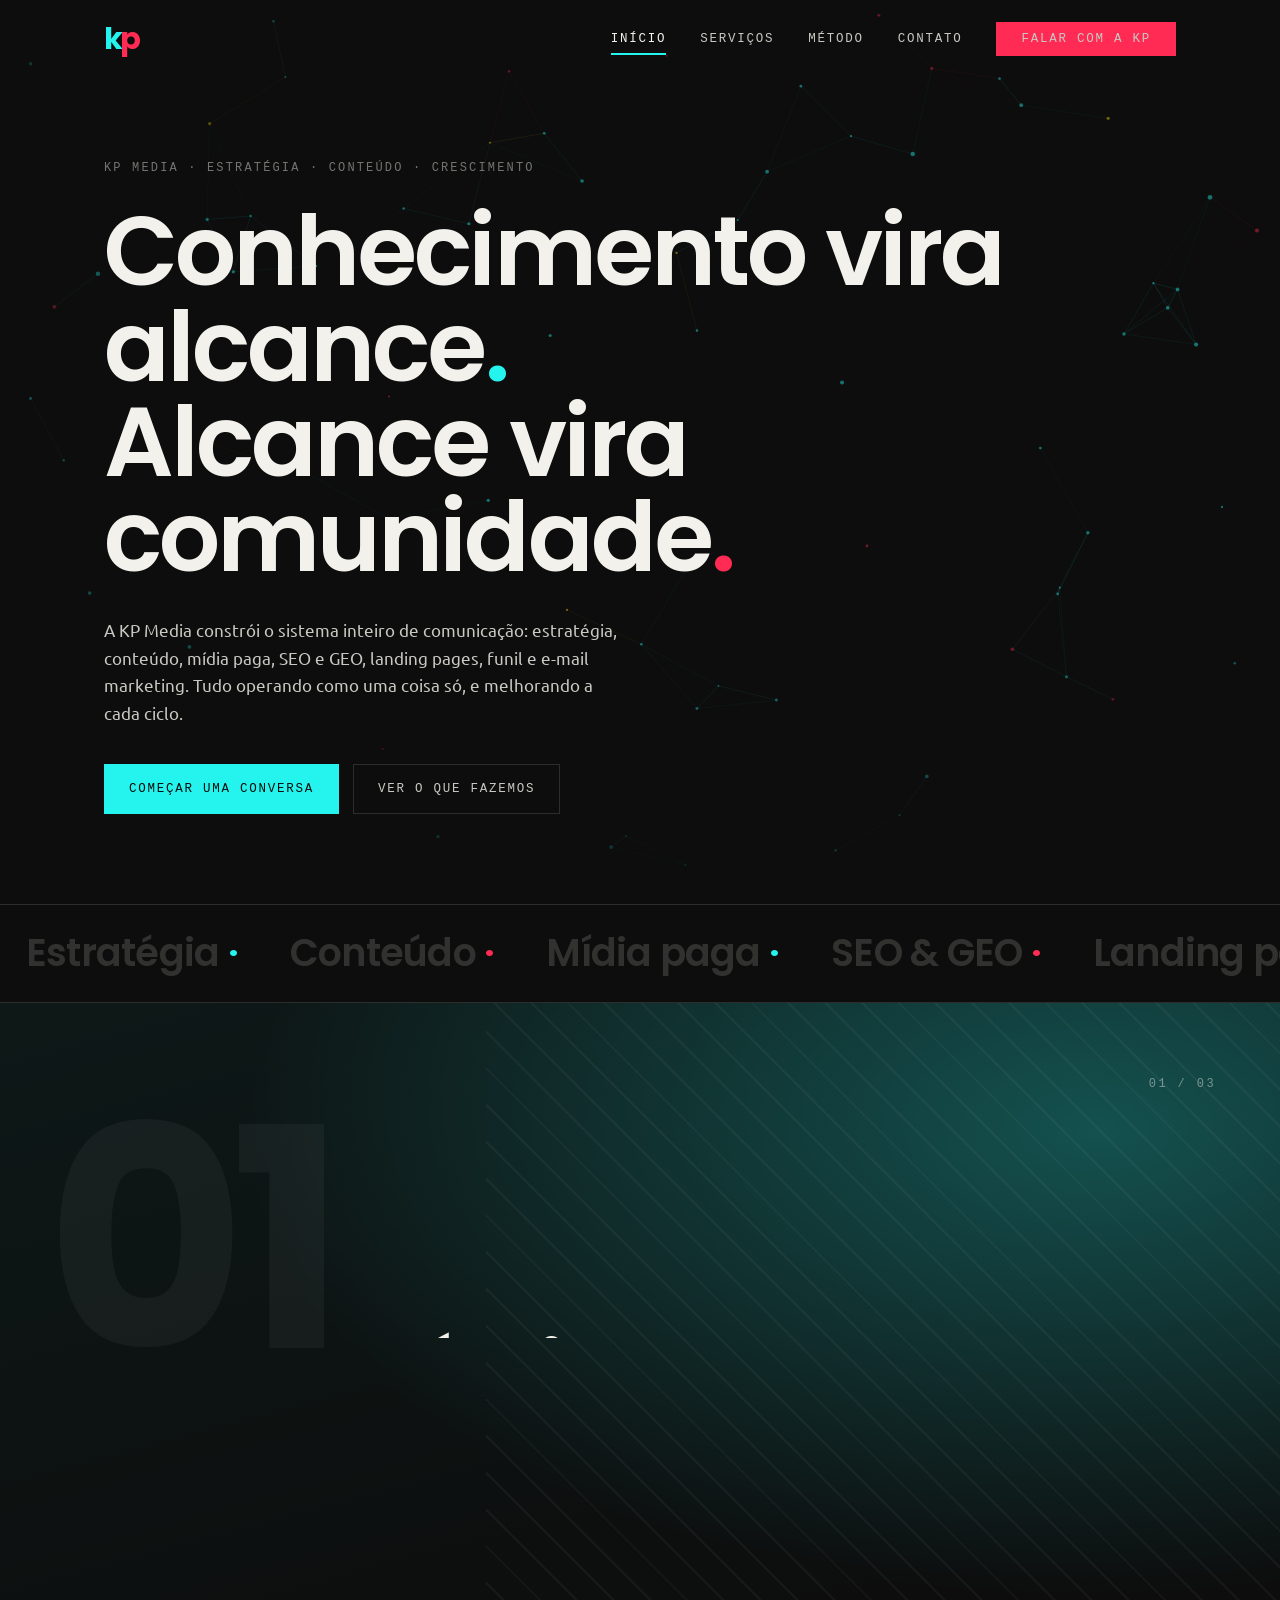
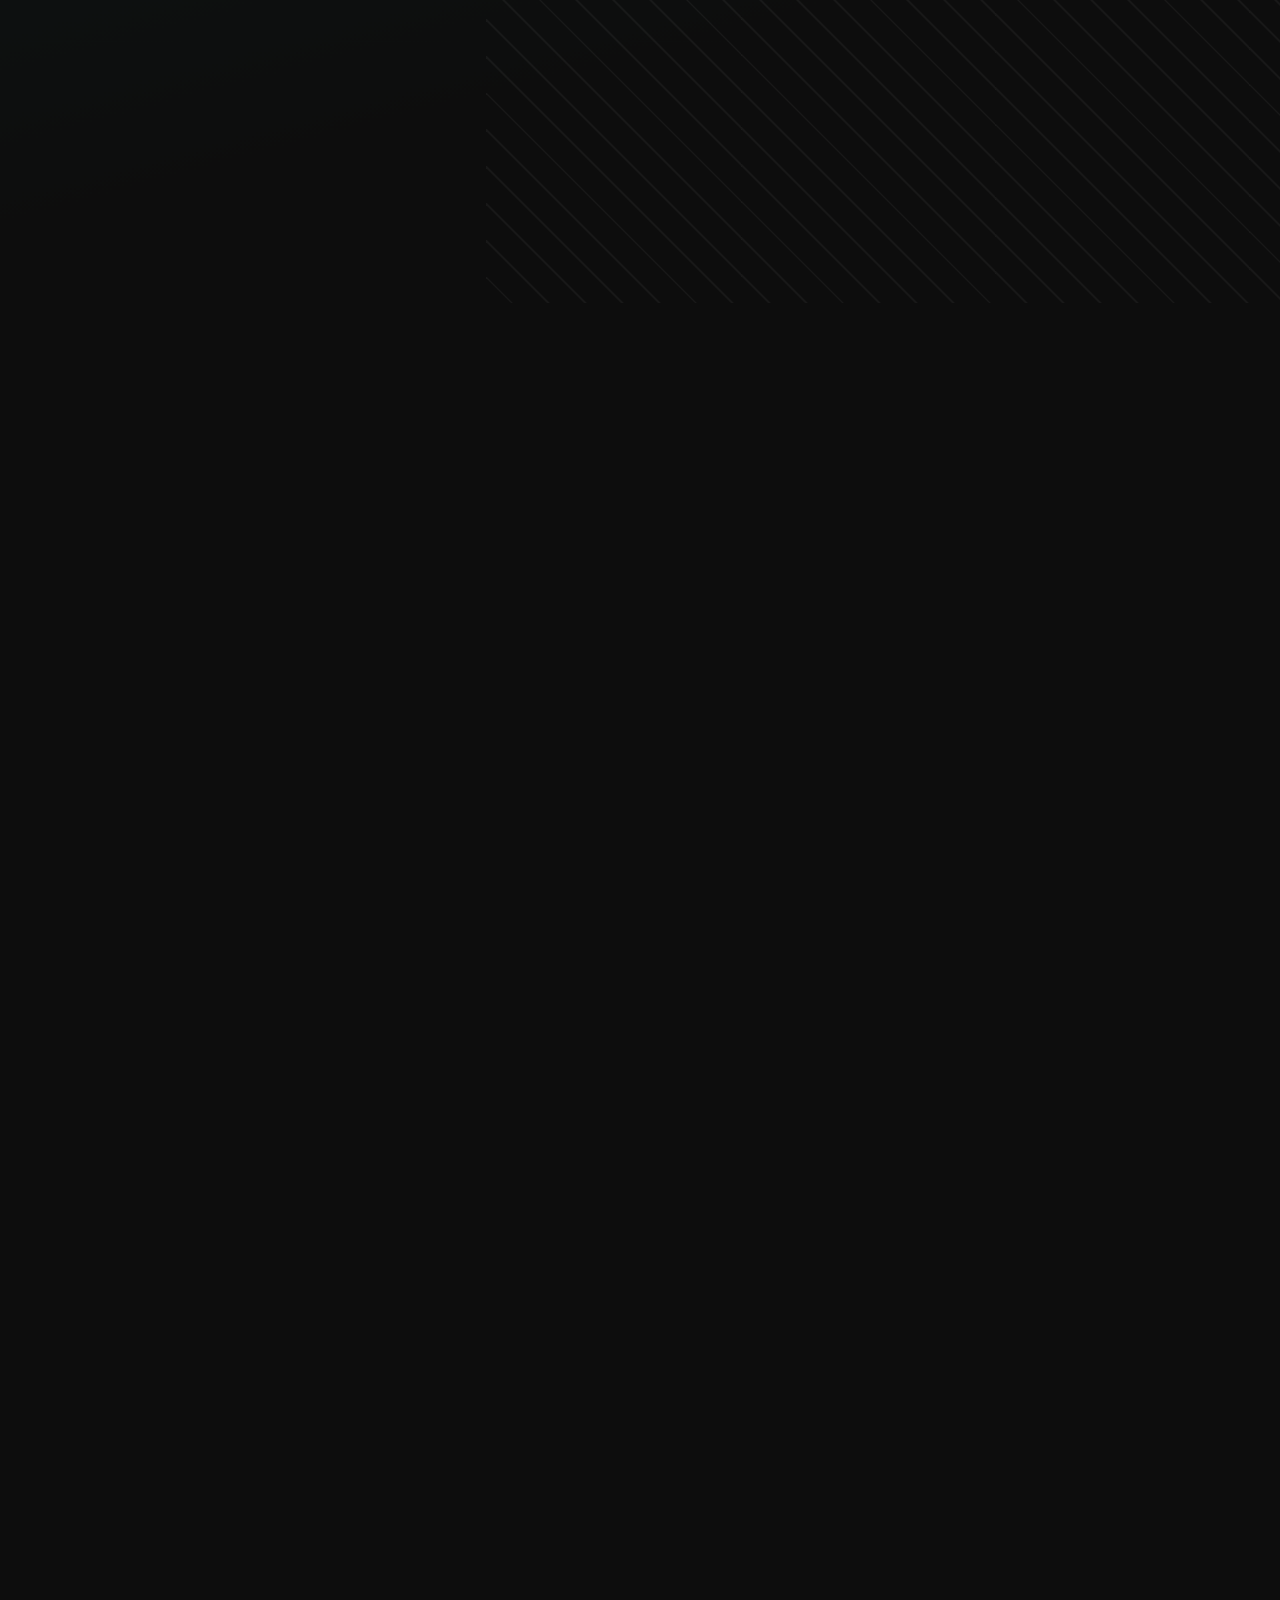
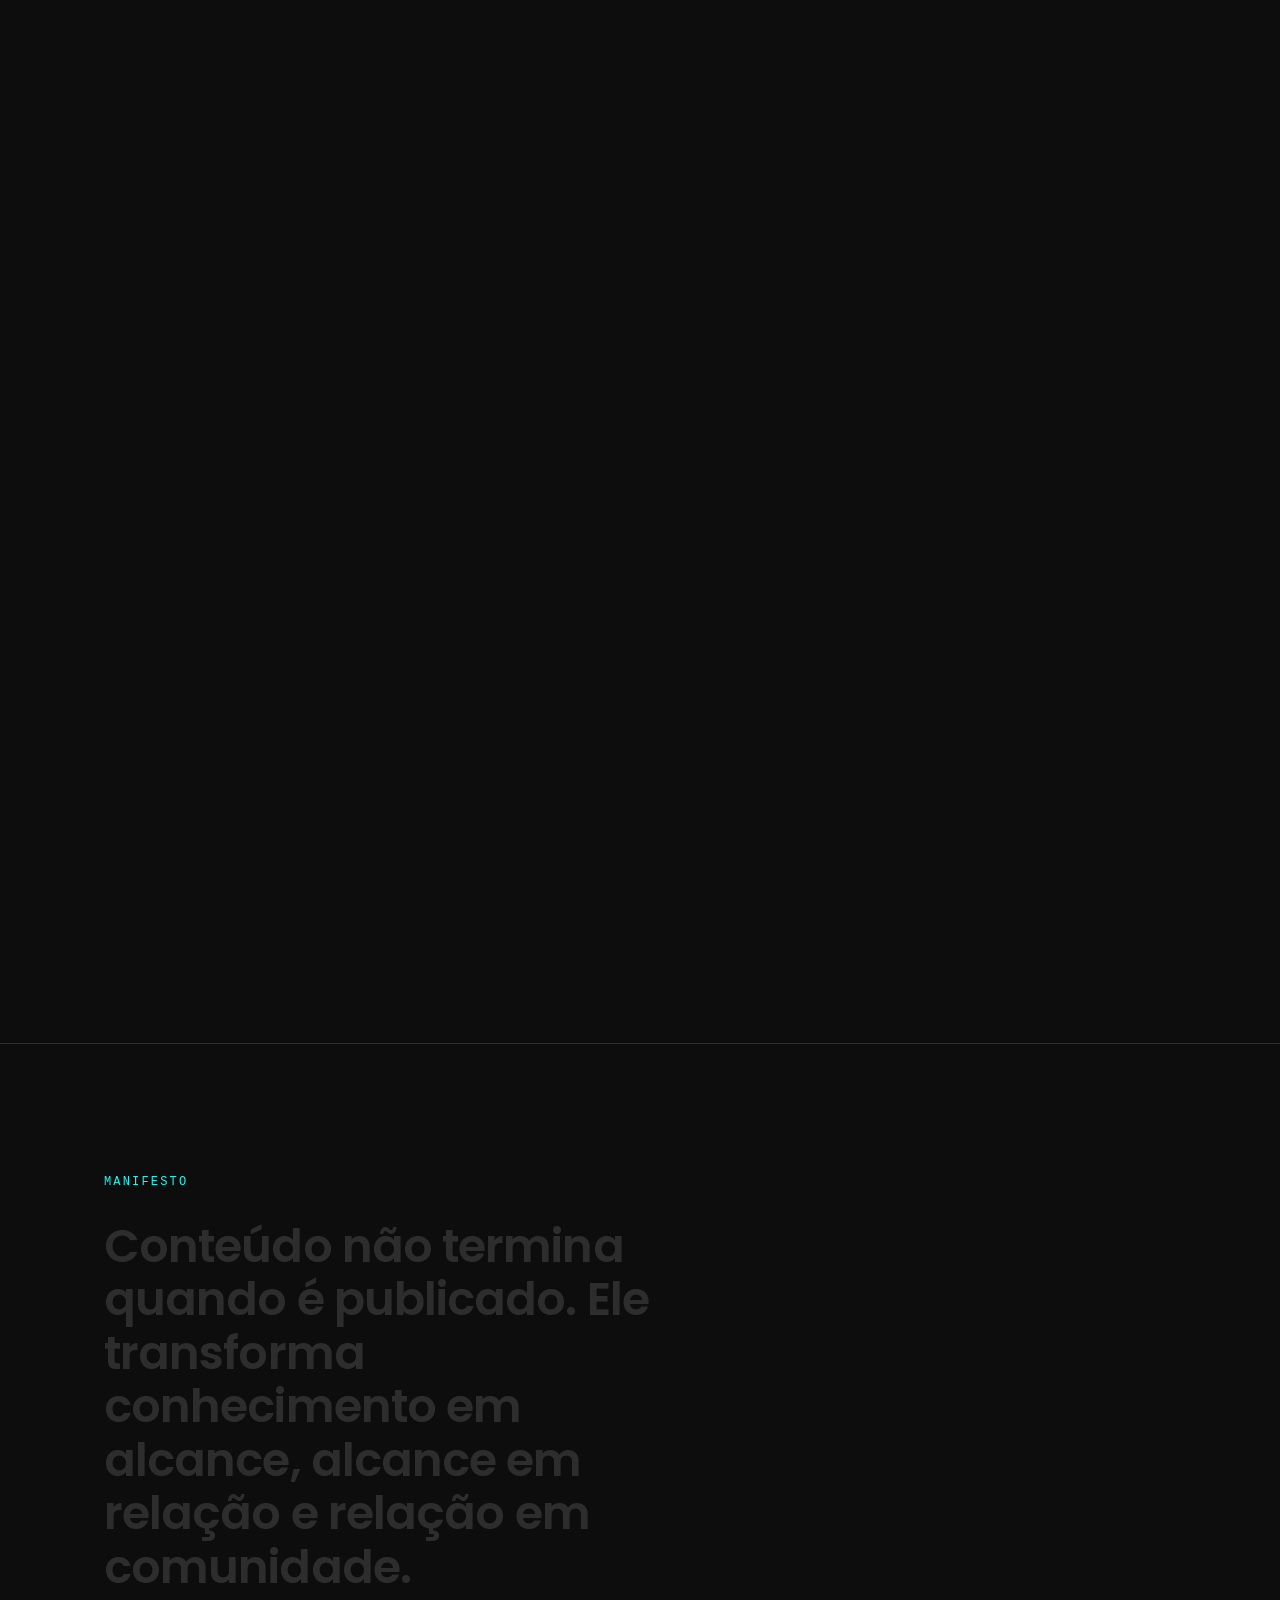
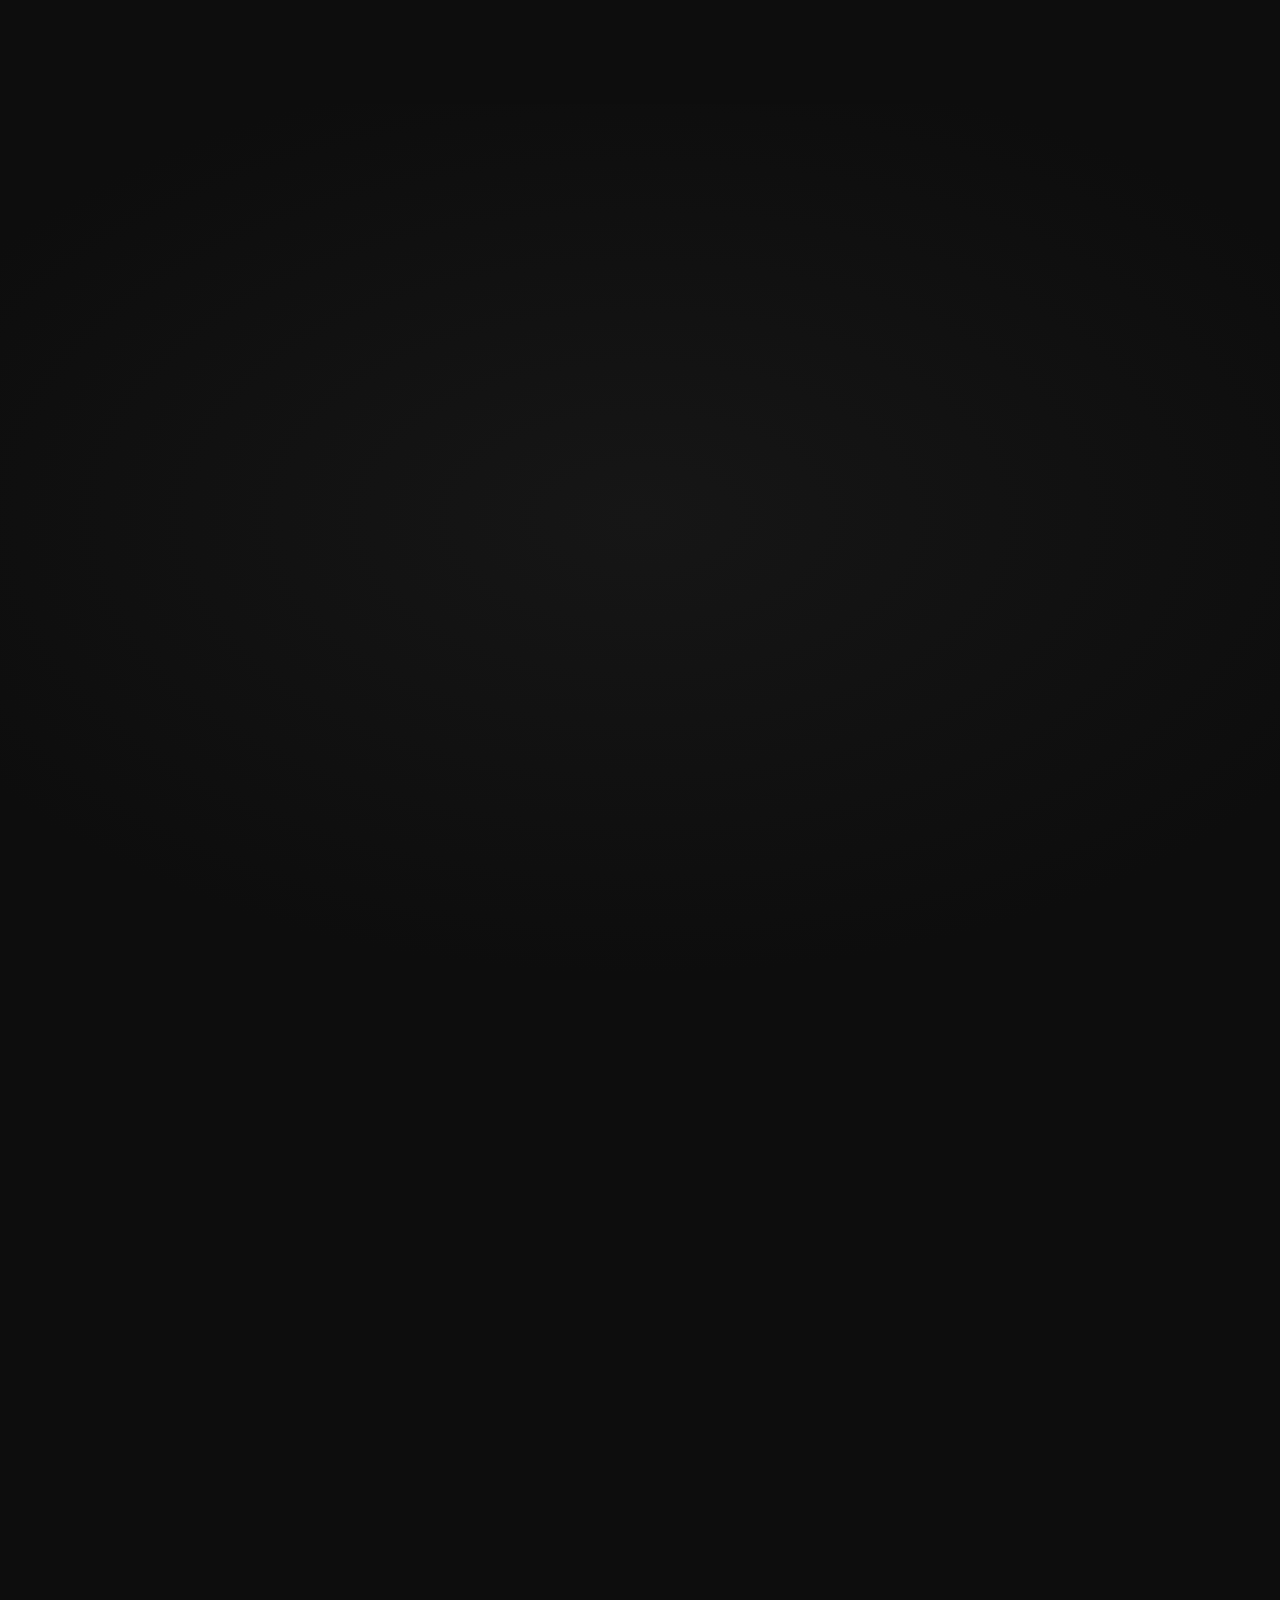
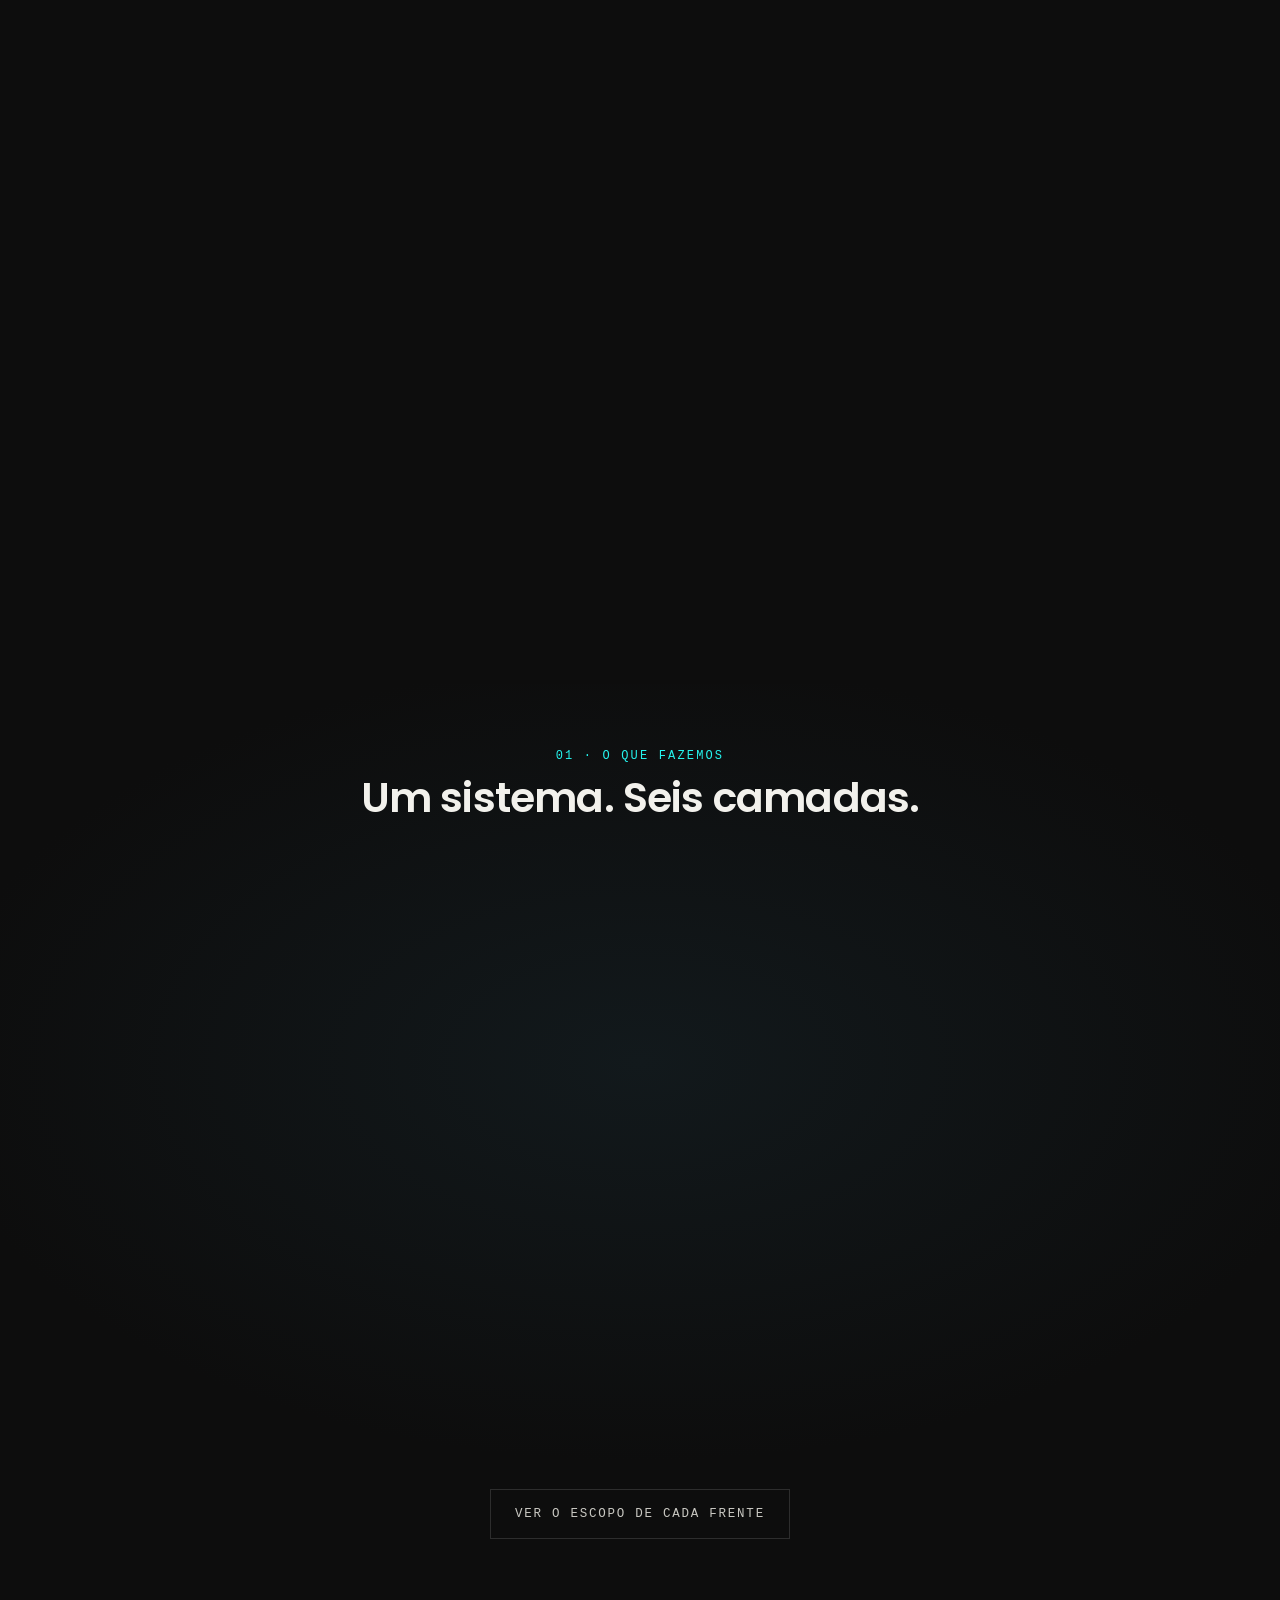
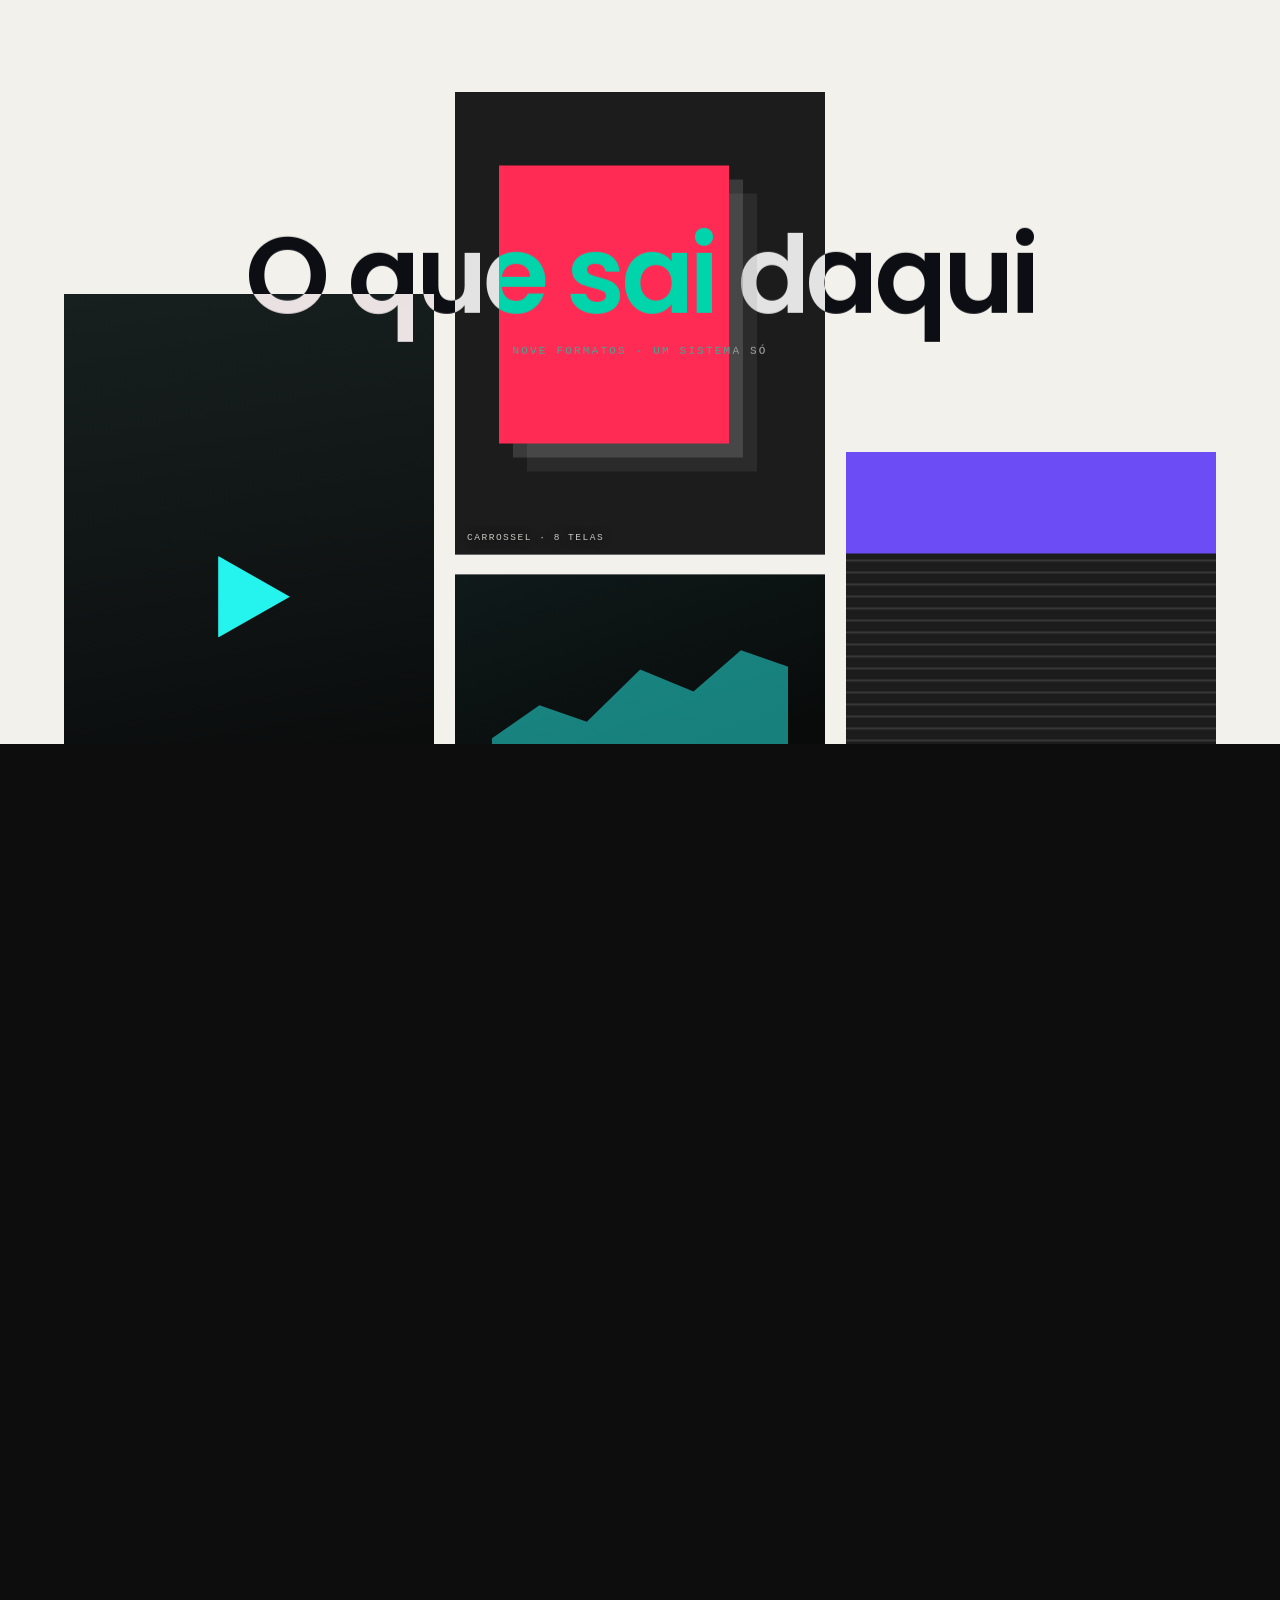
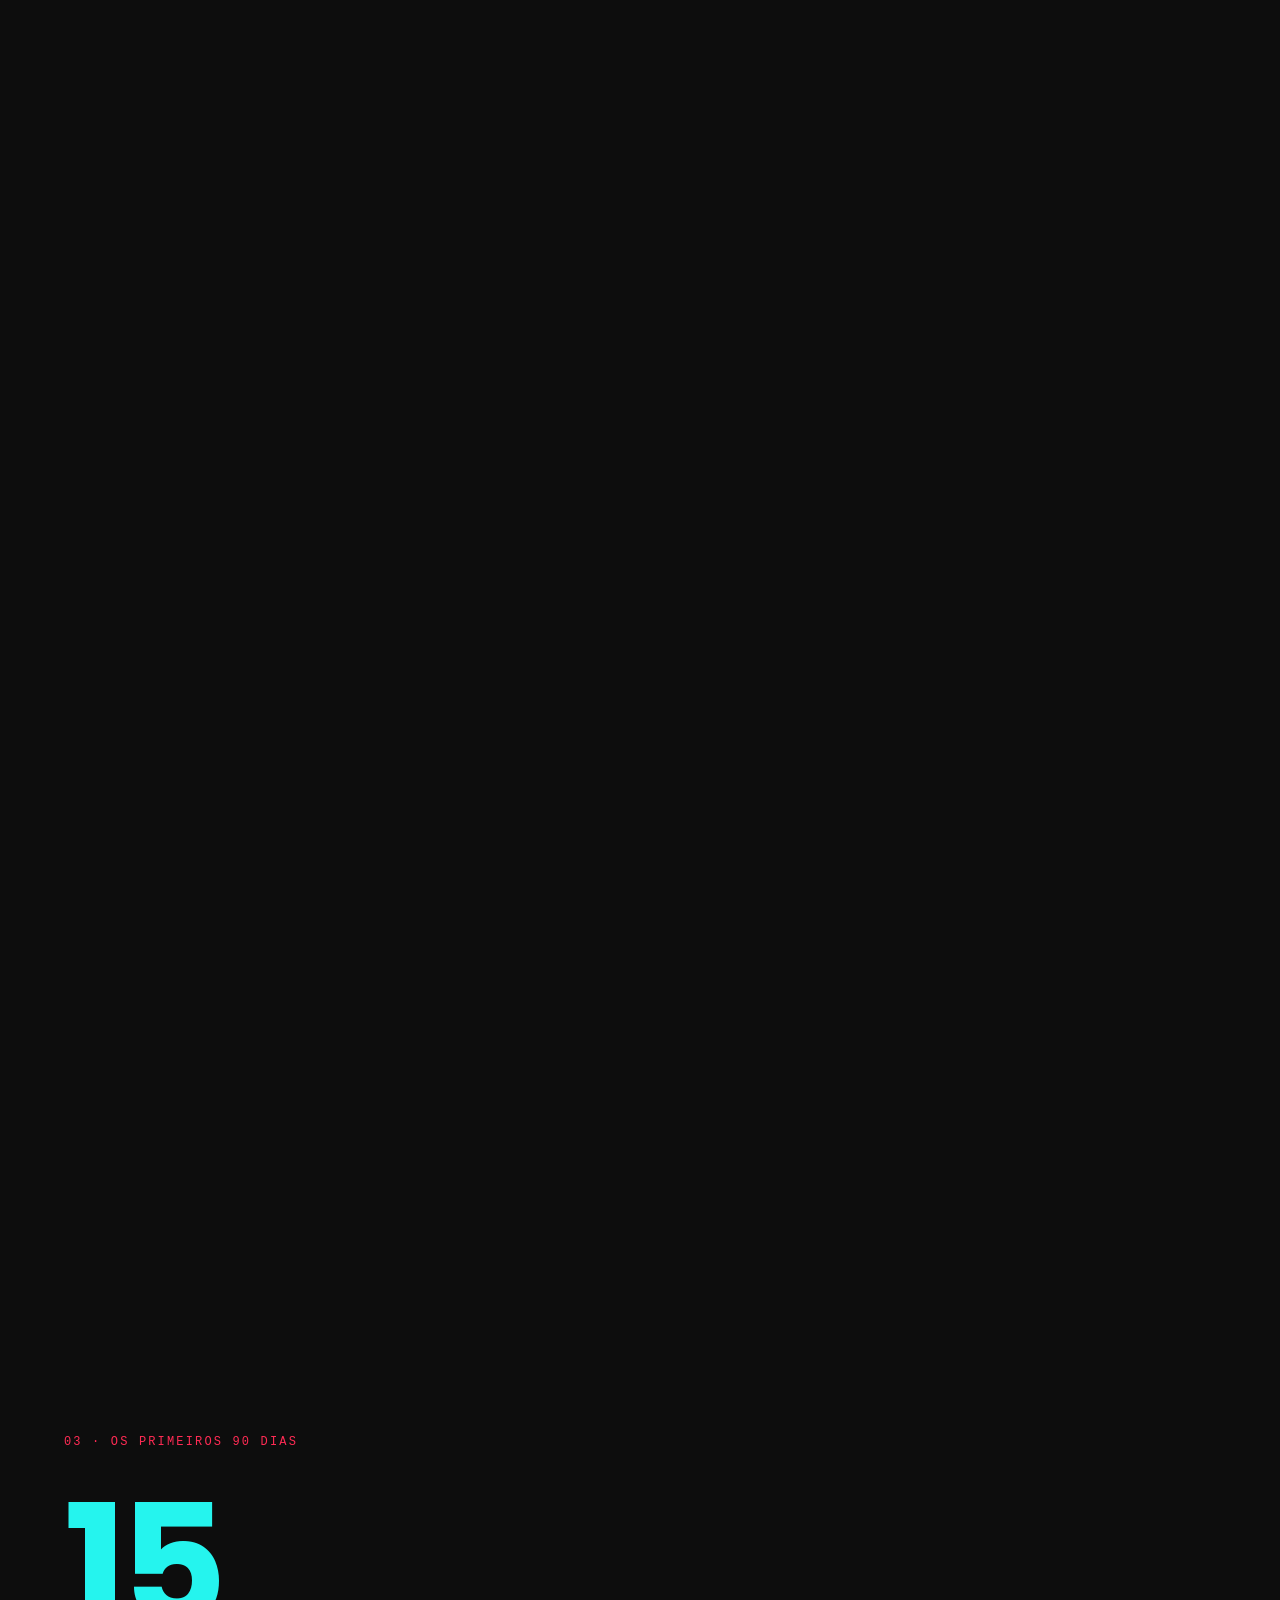
<file: index.html>
<!DOCTYPE html>
<html lang="pt-BR">
<head>
<meta charset="utf-8">
<meta name="viewport" content="width=device-width, initial-scale=1">
<title>KP Media · Conhecimento vira alcance. Alcance vira comunidade.</title>
<meta name="description" content="Estratégia, conteúdo, mídia paga, SEO e GEO, landing pages, funil e e-mail marketing operando como um sistema só.">
<meta name="theme-color" content="#0D0D0D">
<meta property="og:title" content="KP Media · Conhecimento vira alcance. Alcance vira comunidade.">
<meta property="og:description" content="O sistema inteiro de comunicação: estratégia, conteúdo, mídia, busca, funil e base.">
<meta property="og:type" content="website">
<link rel="icon" href="data:image/svg+xml,%3Csvg xmlns='http://www.w3.org/2000/svg' viewBox='0 0 32 32'%3E%3Crect width='32' height='32' fill='%230D0D0D'/%3E%3Ctext x='16' y='25' font-family='Poppins,Ubuntu,sans-serif' font-size='30' font-weight='700' fill='%23FF2B54' text-anchor='middle'%3Ep%3C/text%3E%3C/svg%3E">
<link rel="preconnect" href="https://fonts.googleapis.com">
<link rel="preconnect" href="https://fonts.gstatic.com" crossorigin>
<link href="https://fonts.googleapis.com/css2?family=Poppins:wght@500;600;700&family=Ubuntu:wght@400;500&family=Ubuntu+Sans+Mono:wght@400;500&display=swap" rel="stylesheet">
<link rel="stylesheet" href="assets/css/style.css">
<noscript><style>.fx,.fx__marca,.loader,.cursor{display:none!important}.rise{opacity:1;transform:none}.mask>span{transform:none}</style></noscript>
</head>
<body>

<!-- preloader (só na primeira visita da sessão) -->
<div class="loader" id="loader">
  <div class="loader__in">
    <span class="logo"><span class="k">k</span><span class="p">p</span></span>
    <div class="loader__bar"><i></i></div>
    <span class="loader__num">000 %</span>
  </div>
</div>

<div class="cursor" id="cursor" aria-hidden="true"></div>

<!-- ============================ NAV ============================ -->
<div id="palco">
<header class="nav" id="nav">
  <div class="wrap nav__in">
    <a href="index.html" class="logo" aria-label="KP Media, início"><span class="k">k</span><span class="p">p</span></a>
    <nav class="nav__links" id="menu">
      <a href="index.html" aria-current="page">Início</a>
      <a href="servicos.html">Serviços</a>
      <a href="metodo.html">Método</a>
      <a href="contato.html">Contato</a>
      <a href="contato.html" class="btn btn--rosa" data-magnet><span>Falar com a KP</span></a>
    </nav>
    <button class="nav__toggle" id="toggle" aria-label="Abrir menu" aria-expanded="false" aria-controls="menu">
      <i></i><i></i><i></i>
    </button>
  </div>
  <span class="nav__prog" id="prog" aria-hidden="true"></span>
</header>

<main id="topo">
<!-- ============================ HERO ============================ -->
<section class="hero">
  <canvas class="fundo" data-fundo aria-hidden="true"></canvas>
  <div class="wrap hero__grid">
    <div>
      <span class="label hero__saida">KP Media · Estratégia · Conteúdo · Crescimento</span>
      <h1 data-hero>
        <span class="mask"><span>Conhecimento vira alcance<span class="dot-c">.</span></span></span>
        <span class="mask"><span>Alcance vira comunidade<span class="dot-r">.</span></span></span>
      </h1>
      <p class="rise hero__saida" data-delay="2">A KP Media constrói o sistema inteiro de comunicação: estratégia, conteúdo, mídia paga, SEO e GEO, landing pages, funil e e-mail marketing. Tudo operando como uma coisa só, e melhorando a cada ciclo.</p>
      <div class="hero__cta rise hero__saida" data-delay="3">
        <a href="contato.html" class="btn btn--ciano" data-magnet><span>Começar uma conversa</span></a>
        <a href="servicos.html" class="btn btn--ghost"><span>Ver o que fazemos</span></a>
      </div>
    </div>
    <!-- Aqui entra a mídia do hero quando houver arquivo:
         <figure class="midia rise" data-delay="1" data-zoom>
           <video src="assets/midia/hero.mp4" poster="assets/midia/hero.jpg"
                  autoplay muted loop playsinline preload="metadata"></video>
         </figure>
         Specs em assets/midia/README.md. Até lá o hero fica só com texto
         sobre o fundo generativo. -->
  </div>
</section>

<!-- ============================ MARQUEE ============================ -->
<div class="marquee" aria-hidden="true">
  <div class="marquee__track">
    <span>Estratégia <b>·</b></span><span>Conteúdo <i>·</i></span><span>Mídia paga <b>·</b></span>
    <span>SEO &amp; GEO <i>·</i></span><span>Landing pages <b>·</b></span><span>Funil <i>·</i></span>
    <span>E-mail marketing <b>·</b></span><span>Dados <i>·</i></span>
  </div>
  <div class="marquee__track">
    <span>Estratégia <b>·</b></span><span>Conteúdo <i>·</i></span><span>Mídia paga <b>·</b></span>
    <span>SEO &amp; GEO <i>·</i></span><span>Landing pages <b>·</b></span><span>Funil <i>·</i></span>
    <span>E-mail marketing <b>·</b></span><span>Dados <i>·</i></span>
  </div>
</div>

<!-- ============================ PILARES EM WIPE (painéis de tela cheia) ============================ -->
<section class="scrub wipes" aria-label="Princípios da KP">
  <div class="scrub__track">
    <div class="scrub__stage">
      <div class="wipe">
        <div class="bg"></div>
        <div class="wipe__corte" aria-hidden="true"></div>
        <span class="wipe__n" aria-hidden="true">01</span>
        <span class="n">01 / 03</span>
        <div class="wipe__in">
          <h3>
            <span class="l"><i>Estratégia</i></span>
            <span class="l"><i>antes de</i></span>
            <span class="l"><i>execução</i></span>
          </h3>
          <p>Primeiro a leitura do cenário, os pilares e a meta. Depois a produção. Nunca o contrário.</p>
          <span class="wipe__tag">Plano antes de peça</span>
        </div>
      </div>
      <div class="wipe">
        <div class="bg"></div>
        <div class="wipe__corte" aria-hidden="true"></div>
        <span class="wipe__n" aria-hidden="true">02</span>
        <span class="n">02 / 03</span>
        <div class="wipe__in">
          <h3>
            <span class="l"><i>Sistema,</i></span>
            <span class="l"><i>não peça</i></span>
            <span class="l"><i>solta</i></span>
          </h3>
          <p>Cada conteúdo trabalha em várias frentes ao mesmo tempo: autoridade, alcance, base e conversão.</p>
          <span class="wipe__tag">Uma peça, quatro funções</span>
        </div>
      </div>
      <div class="wipe">
        <div class="bg"></div>
        <div class="wipe__corte" aria-hidden="true"></div>
        <span class="wipe__n" aria-hidden="true">03</span>
        <span class="n">03 / 03</span>
        <div class="wipe__in">
          <h3>
            <span class="l"><i>Constância</i></span>
            <span class="l"><i>cria</i></span>
            <span class="l"><i>memória</i></span>
          </h3>
          <p>Ritmo planejado com um mês de antecedência. É a frequência que faz uma marca ser lembrada.</p>
          <span class="wipe__tag">Ritmo é o ativo</span>
        </div>
      </div>
    </div>
  </div>
</section>

<!-- ============================ MANIFESTO (acende palavra a palavra) ============================ -->
<section class="manifesto__sec">
  <div class="wrap">
    <span class="label label--ciano rise">Manifesto</span>
    <p class="manifesto" data-palavras style="margin-top:28px">
      Conteúdo não termina quando é publicado. Ele transforma conhecimento em {ciano}alcance, alcance em relação e relação em {rosa}comunidade.
    </p>
  </div>
</section>

<!-- ============================ MERGULHO (efeito 22 — a câmera atravessa a marca) ============================ -->
<section class="scrub mergulho" aria-label="O sistema">
  <div class="scrub__track">
    <div class="scrub__stage">

      <!-- Cena A: a palavra se compõe letra por letra e a marca pousa no meio dela -->
      <div class="mg__a">
        <h2 class="mg__palavra" aria-hidden="true"><i><span>S</span></i><i><span>I</span></i><i><span>S</span></i><i><span>T</span></i><i><span>E</span></i><i><span>M</span></i><i><span>A</span></i></h2>
        <span class="mg__marca" aria-hidden="true"><i class="k">k</i><i class="p">p</i></span>
        <p class="mg__cap">A marca no centro de tudo</p>
      </div>

      <!-- Cena B: o que existe do lado de dentro -->
      <div class="mg__b">
        <svg class="mg__fios" viewBox="-100 -100 200 200" aria-hidden="true" focusable="false">
        <line x1="0.00" y1="-23.00" x2="0.00" y2="-62.00" pathLength="1"/>
        <line x1="19.92" y1="-11.50" x2="53.69" y2="-31.00" pathLength="1"/>
        <line x1="19.92" y1="11.50" x2="53.69" y2="31.00" pathLength="1"/>
        <line x1="0.00" y1="23.00" x2="0.00" y2="62.00" pathLength="1"/>
        <line x1="-19.92" y1="11.50" x2="-53.69" y2="31.00" pathLength="1"/>
        <line x1="-19.92" y1="-11.50" x2="-53.69" y2="-31.00" pathLength="1"/>
        </svg>
        <span class="mg__nucleo" aria-hidden="true"><i class="k">k</i><i class="p">p</i></span>
        <ul class="mg__anel">
        <li style="--a:-90deg" data-cor="ciano"><b>01</b><span>Estratégia</span></li>
        <li style="--a:-30deg" data-cor="rosa"><b>02</b><span>Conteúdo</span></li>
        <li style="--a:30deg" data-cor="amarelo"><b>03</b><span>Mídia paga</span></li>
        <li style="--a:90deg" data-cor="violeta"><b>04</b><span>SEO e GEO</span></li>
        <li style="--a:150deg" data-cor="ciano"><b>05</b><span>Landing e funil</span></li>
        <li style="--a:210deg" data-cor="rosa"><b>06</b><span>E-mail e base</span></li>
        </ul>
        <p class="mg__nota">nenhuma trabalha sozinha</p>
      </div>

    </div>
  </div>
</section>

<!-- ============================ O SISTEMA ABERTO EM CAMADAS (explosão) ============================ -->
<section class="scrub explode" id="servicos" aria-label="As seis frentes">
  <div class="scrub__track">
    <div class="scrub__stage">
      <div class="explode__cabeca">
        <span class="label label--ciano">01 · O que fazemos</span>
        <h2>Um sistema. Seis camadas.</h2>
      </div>
      <div class="ex">
        <div class="ex__peca" data-lado="esq" style="--c:var(--ciano)">
          <span class="ex__chamada"><b>01</b> o plano que orienta<i class="fio"></i><i class="pt"></i></span>
          <div class="ex__laje"><span class="n">01</span><h3>Estratégia e marca</h3></div>
        </div>
        <div class="ex__peca" data-lado="dir" style="--c:var(--rosa)">
          <span class="ex__chamada"><i class="pt"></i><i class="fio"></i><b>02</b> um ativo, dezenas de peças</span>
          <div class="ex__laje"><span class="n">02</span><h3>Conteúdo e arte</h3></div>
        </div>
        <div class="ex__peca" data-lado="esq" style="--c:var(--amarelo)">
          <span class="ex__chamada"><b>03</b> verba por decisão<i class="fio"></i><i class="pt"></i></span>
          <div class="ex__laje"><span class="n">03</span><h3>Mídia paga</h3></div>
        </div>
        <div class="ex__peca" data-lado="dir" style="--c:var(--violeta)">
          <span class="ex__chamada"><i class="pt"></i><i class="fio"></i><b>04</b> busca e resposta de IA</span>
          <div class="ex__laje"><span class="n">04</span><h3>SEO e GEO</h3></div>
        </div>
        <div class="ex__peca" data-lado="esq" style="--c:var(--ciano)">
          <span class="ex__chamada"><b>05</b> atenção vira cadastro<i class="fio"></i><i class="pt"></i></span>
          <div class="ex__laje"><span class="n">05</span><h3>Landing e funil</h3></div>
        </div>
        <div class="ex__peca" data-lado="dir" style="--c:var(--rosa)">
          <span class="ex__chamada"><i class="pt"></i><i class="fio"></i><b>06</b> o público que fica</span>
          <div class="ex__laje"><span class="n">06</span><h3>E-mail e base</h3></div>
        </div>
      </div>
      <a href="servicos.html" class="btn btn--ghost explode__cta"><span>Ver o escopo de cada frente</span></a>
    </div>
  </div>
</section>

<!-- ============================ O QUE SAI DAQUI (grade assimétrica) ============================ -->
<section class="scrub obra" aria-label="O que sai daqui">
  <div class="scrub__track">
    <div class="scrub__stage">
      <div class="obra__cols">
        <div class="obra__col">
        <figure class="obra__peca t-reel"><i></i><figcaption>Reel · 0:22</figcaption></figure>
        <figure class="obra__peca t-lp"><i></i><figcaption>Landing · captura</figcaption></figure>
        <figure class="obra__peca t-copy"><i></i><figcaption>Roteiro · copy</figcaption></figure>
        </div>
        <div class="obra__col">
        <figure class="obra__peca t-carrossel"><i></i><figcaption>Carrossel · 8 telas</figcaption></figure>
        <figure class="obra__peca t-dash"><i></i><figcaption>Dashboard · semanal</figcaption></figure>
        <figure class="obra__peca t-post"><i></i><figcaption>Estático · marca</figcaption></figure>
        </div>
        <div class="obra__col">
        <figure class="obra__peca t-news"><i></i><figcaption>Newsletter · mensal</figcaption></figure>
        <figure class="obra__peca t-anuncio"><i></i><figcaption>Anúncio · Meta</figcaption></figure>
        <figure class="obra__peca t-relatorio"><i></i><figcaption>Relatório · recomendação</figcaption></figure>
        </div>
      </div>
      <div class="obra__titulo">
        <h2>O que sai daqui</h2>
        <p>Nove formatos · um sistema só</p>
      </div>
    </div>
  </div>
</section>

<!-- ============================ LINHA DO TEMPO (quando você vê o quê) ============================ -->
<section class="scrub linha" aria-label="Os primeiros 90 dias">
  <div class="scrub__track">
    <div class="scrub__stage">
      <div class="linha__topo">
        <span class="label label--rosa">03 · Os primeiros 90 dias</span>
      </div>
      <div class="linha__itens">
        <div class="linha__item on">
          <div class="linha__dia"><b>15</b><span>dias</span></div>
          <h3>O primeiro conteúdo já está no ar.</h3>
          <p>Enquanto a estratégia fecha, a produção começa. Nada de dois meses de reunião antes de existir alguma coisa publicada.</p>
        </div>
        <div class="linha__item">
          <div class="linha__dia"><b>30</b><span>dias</span></div>
          <h3>O mês seguinte inteiro aprovado.</h3>
          <p>Você vê o calendário antes de ele começar: tema, formato e canal de cada peça. Sem correria, sem post feito na véspera.</p>
        </div>
        <div class="linha__item">
          <div class="linha__dia"><b>90</b><span>dias</span></div>
          <h3>O sistema completo rodando.</h3>
          <p>Conteúdo, mídia, busca, landing e base conversando entre si. E o relatório que fecha o trimestre termina em decisão, não em print.</p>
        </div>
      </div>
      <div class="linha__eixo" aria-hidden="true">
        <div class="linha__trilho"><i></i></div>
        <div class="linha__marcos"><span class="on">dia 0</span><span>15</span><span>30</span><span>90</span></div>
      </div>
    </div>
  </div>
</section>
<section class="sec sec--top so-mobile">
  <div class="wrap">
    <span class="label label--rosa rise">03 · Os primeiros 90 dias</span>
    <div class="stats rise" data-delay="1" style="margin-top:34px">
      <div class="stat"><b data-count="15" data-suffix=" dias">0</b><p>o primeiro conteúdo já está no ar.</p></div>
      <div class="stat"><b data-count="30" data-suffix=" dias">0</b><p>o mês seguinte inteiro aprovado.</p></div>
      <div class="stat"><b data-count="90" data-suffix=" dias">0</b><p>o sistema completo rodando.</p></div>
    </div>
  </div>
</section>

<!-- ============================ RESPIRO (o silêncio entre dois efeitos) ============================ -->
<section class="respiro">
  <div class="wrap respiro__grid">
    <figure class="rise" style="margin:0">
      <blockquote style="margin:0">
        <q>A gente não faz só <em>conteúdo</em>. Constrói o <b>sistema</b> que faz a marca crescer.</q>
      </blockquote>
      <figcaption class="label">Kaian Perce · Direção · KP Media</figcaption>
    </figure>
    <div class="respiro__stack rise" data-delay="1">
      <h4>Onde a operação roda</h4>
      <ul>
        <li>Meta Ads <span>mídia</span></li>
        <li>Google Ads <span>mídia</span></li>
        <li>TikTok Ads <span>mídia</span></li>
        <li>GA4 · Search Console <span>dados</span></li>
        <li>Looker Studio <span>relatório</span></li>
        <li>CRM · automação <span>base</span></li>
      </ul>
    </div>
  </div>
</section>
</main>

<!-- ============================ FAIXA 45° ============================ -->
<section class="stripe">
  <div class="stripe__in">
    <h3>Seu conteúdo termina no dia em que é publicado?</h3>
    <a href="contato.html" class="btn btn--preto" data-magnet><span>Falar com a KP</span></a>
  </div>
</section>

<!-- ============================ PORTAL (do escuro para o claro) ============================ -->
<section class="scrub portal" aria-label="Do outro lado do sistema">
  <div class="scrub__track">
    <div class="scrub__stage">
      <div class="fora">
        <div>
          <h2>Todo esse movimento tem um destino.</h2>
          <span class="label label--ciano">Continue rolando</span>
        </div>
      </div>
      <div class="anel" aria-hidden="true"></div>
      <div class="dentro">
        <div>
          <h2>A sua marca <em>do outro lado</em>.</h2>
          <a href="contato.html" class="btn btn--rosa" data-magnet><span>Começar agora</span></a>
        </div>
      </div>
    </div>
  </div>
</section>

<!-- ============================ CTA ============================ -->
<section class="cta" id="contato">
  <div class="wrap">
    <span class="label rise">03 · Contato</span>
    <h2 class="rise" data-delay="1" style="margin-top:18px">Vamos montar o seu sistema<span class="dot-c">.</span></h2>
    <p class="rise" data-delay="2">Conte onde a marca está hoje e o que precisa acontecer. Em até 2 dias úteis você recebe uma leitura do cenário, com as frentes que fazem sentido começar agora e as que podem esperar.</p>
    <div class="cta__row rise" data-delay="3">
      <a href="contato.html" class="btn btn--rosa" data-magnet><span>Pedir uma leitura</span></a>
      <a href="mailto:contato@kpmedia.com.br" class="btn btn--claro"><span>contato@kpmedia.com.br</span></a>
    </div>
  </div>
</section>

<!-- ============================ FOOTER ============================ -->
<footer class="ft">
  <div class="wrap">
    <div class="ft__grid">
      <div>
        <span class="logo"><span class="k">k</span><span class="p">p</span></span>
        <p style="margin-top:16px;font-size:15px;color:rgba(201,200,194,.6);max-width:34ch">
          Estratégia. Conteúdo. Crescimento.
        </p>
      </div>
      <div>
        <h4>Navegar</h4>
        <a href="index.html">Início</a>
        <a href="servicos.html">Serviços</a>
        <a href="metodo.html">Método</a>
        <a href="contato.html">Contato</a>
      </div>
      <div>
        <h4>Falar</h4>
        <a href="mailto:contato@kpmedia.com.br">contato@kpmedia.com.br</a>
        <a href="#" data-no-transition>Instagram</a>
        <a href="#" data-no-transition>LinkedIn</a>
      </div>
    </div>
    <div class="ft__bar">
      <span class="label">© 2026 KP Media · Todos os direitos reservados</span>
      <span class="label">Brand guidelines v1.0</span>
    </div>
    <div class="ft__rule" aria-hidden="true"><i></i><i></i><i></i><i></i></div>
  </div>
</footer>
</div><!-- /palco -->

<script src="assets/js/fx.js"></script>
<script src="assets/js/scroll.js"></script>
<script src="assets/js/fundo.js"></script>
<script src="assets/js/scrub.js"></script>
<script src="assets/js/main.js"></script>
</body>
</html>
</file>
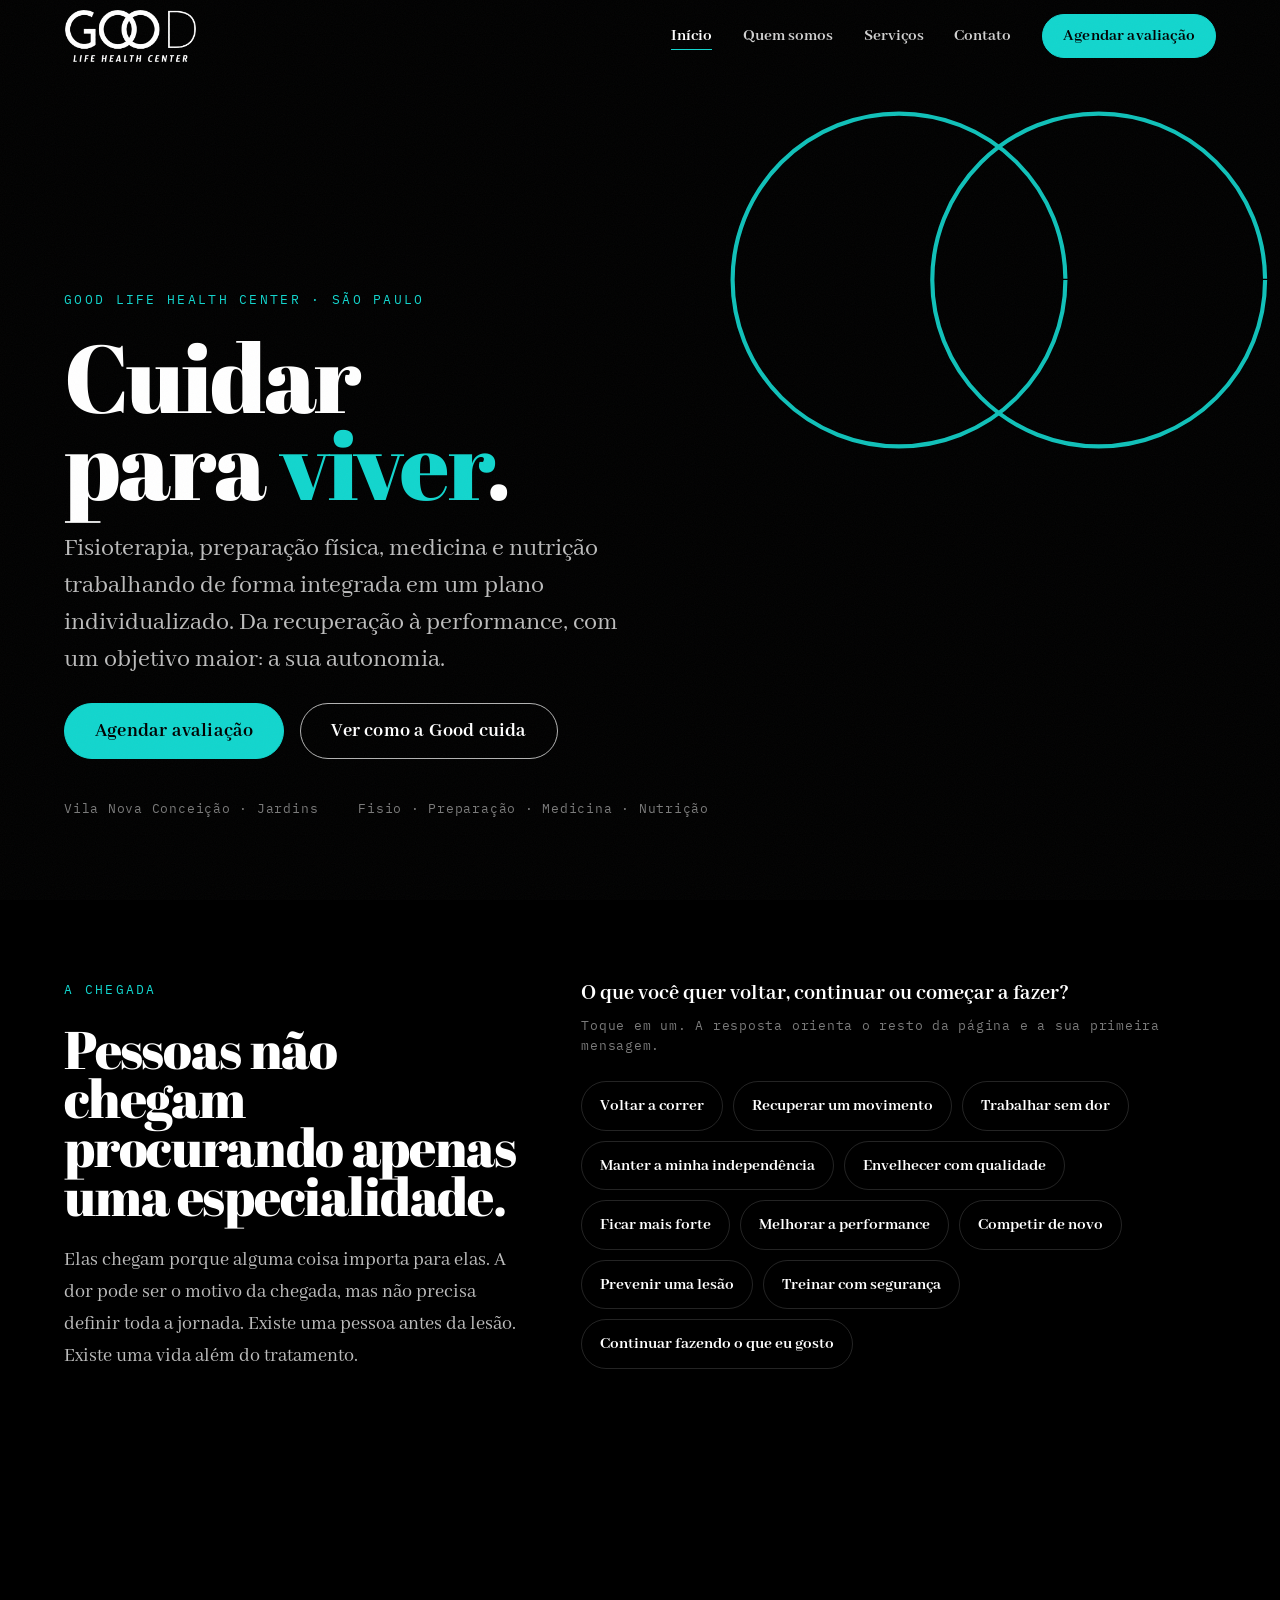
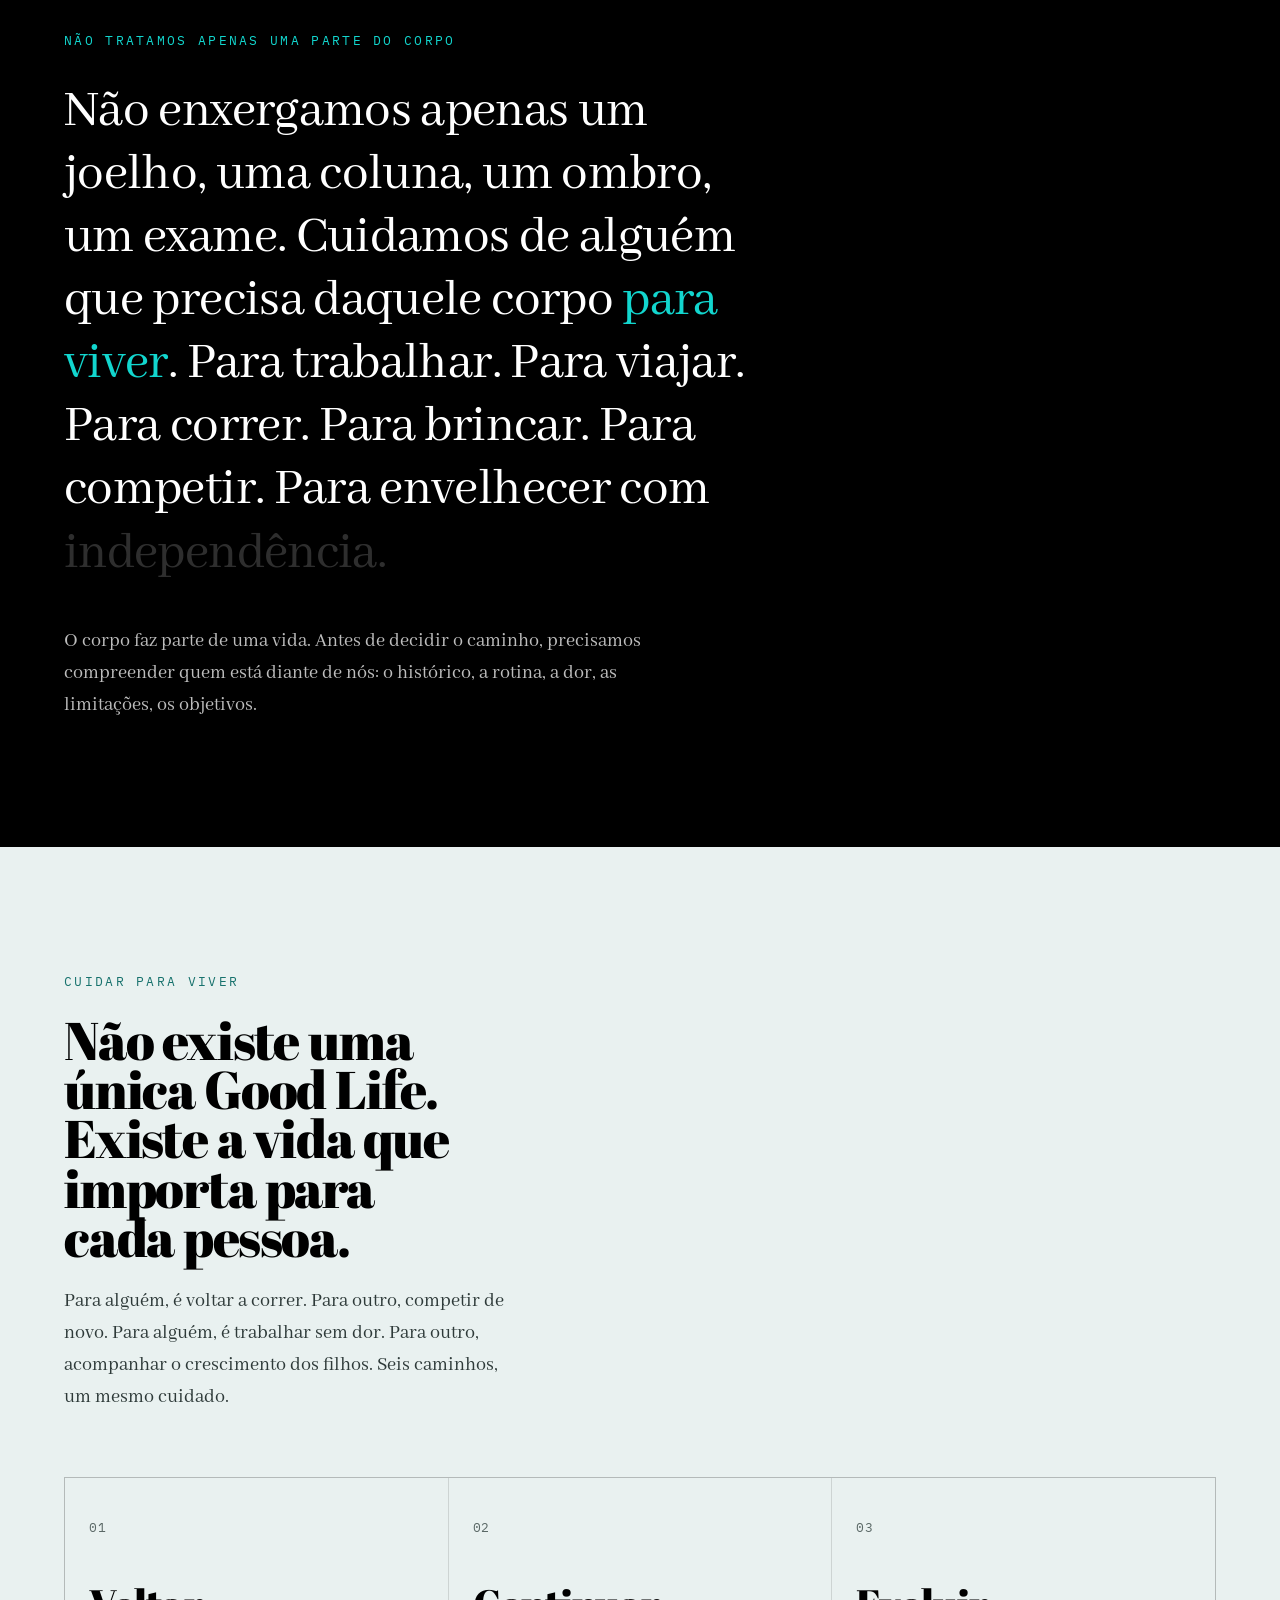
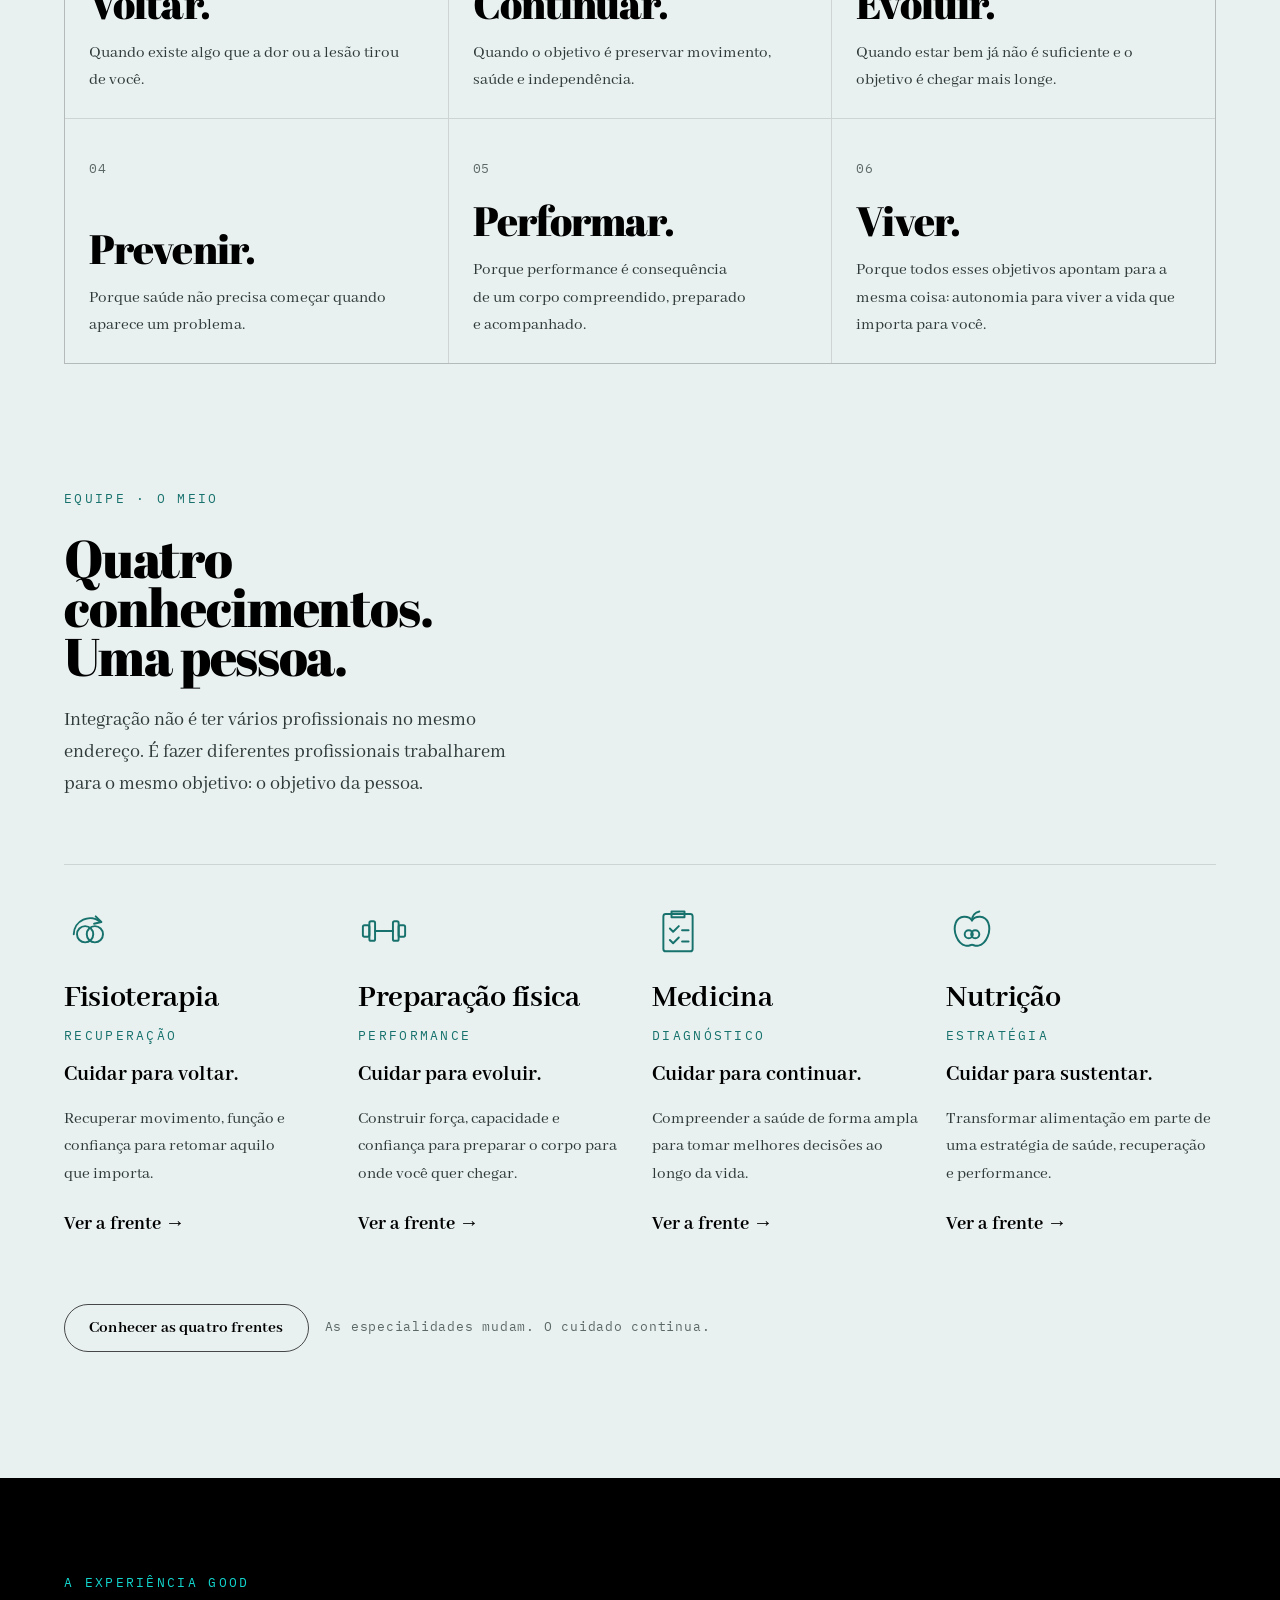
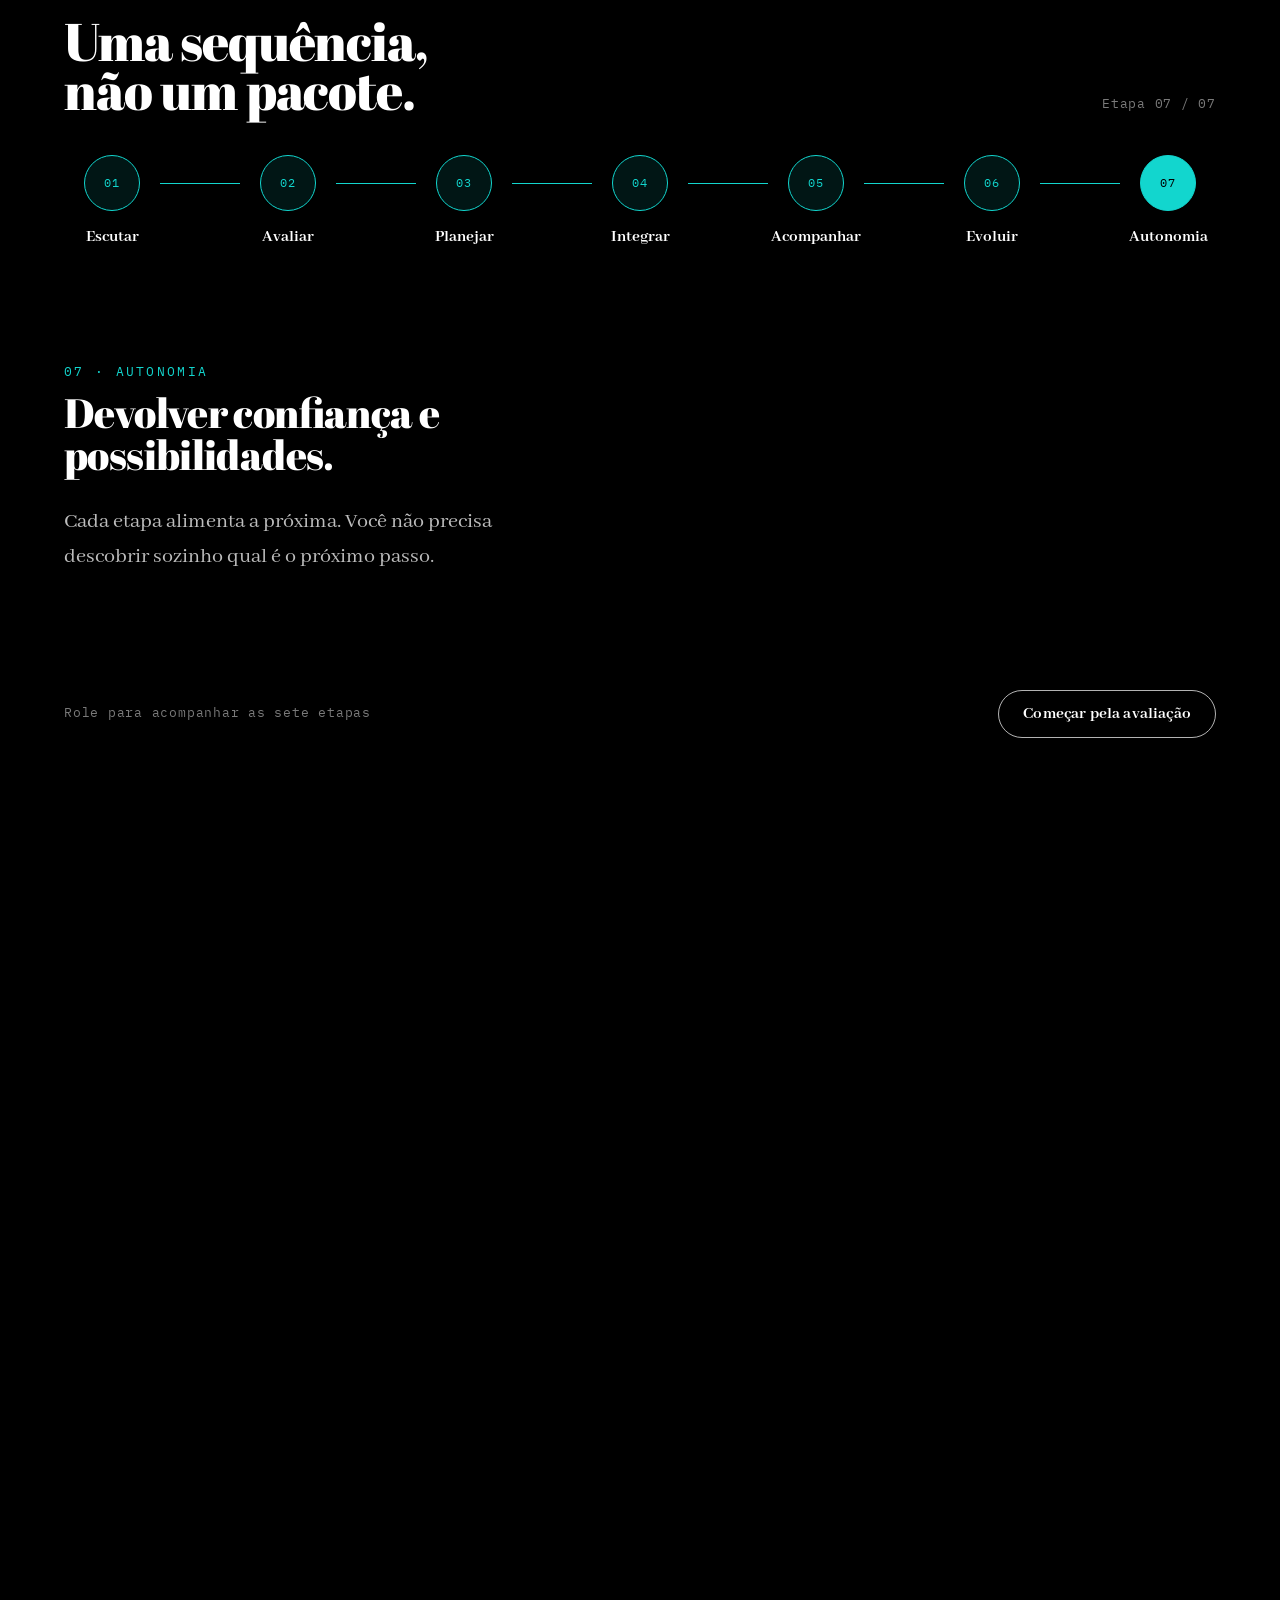
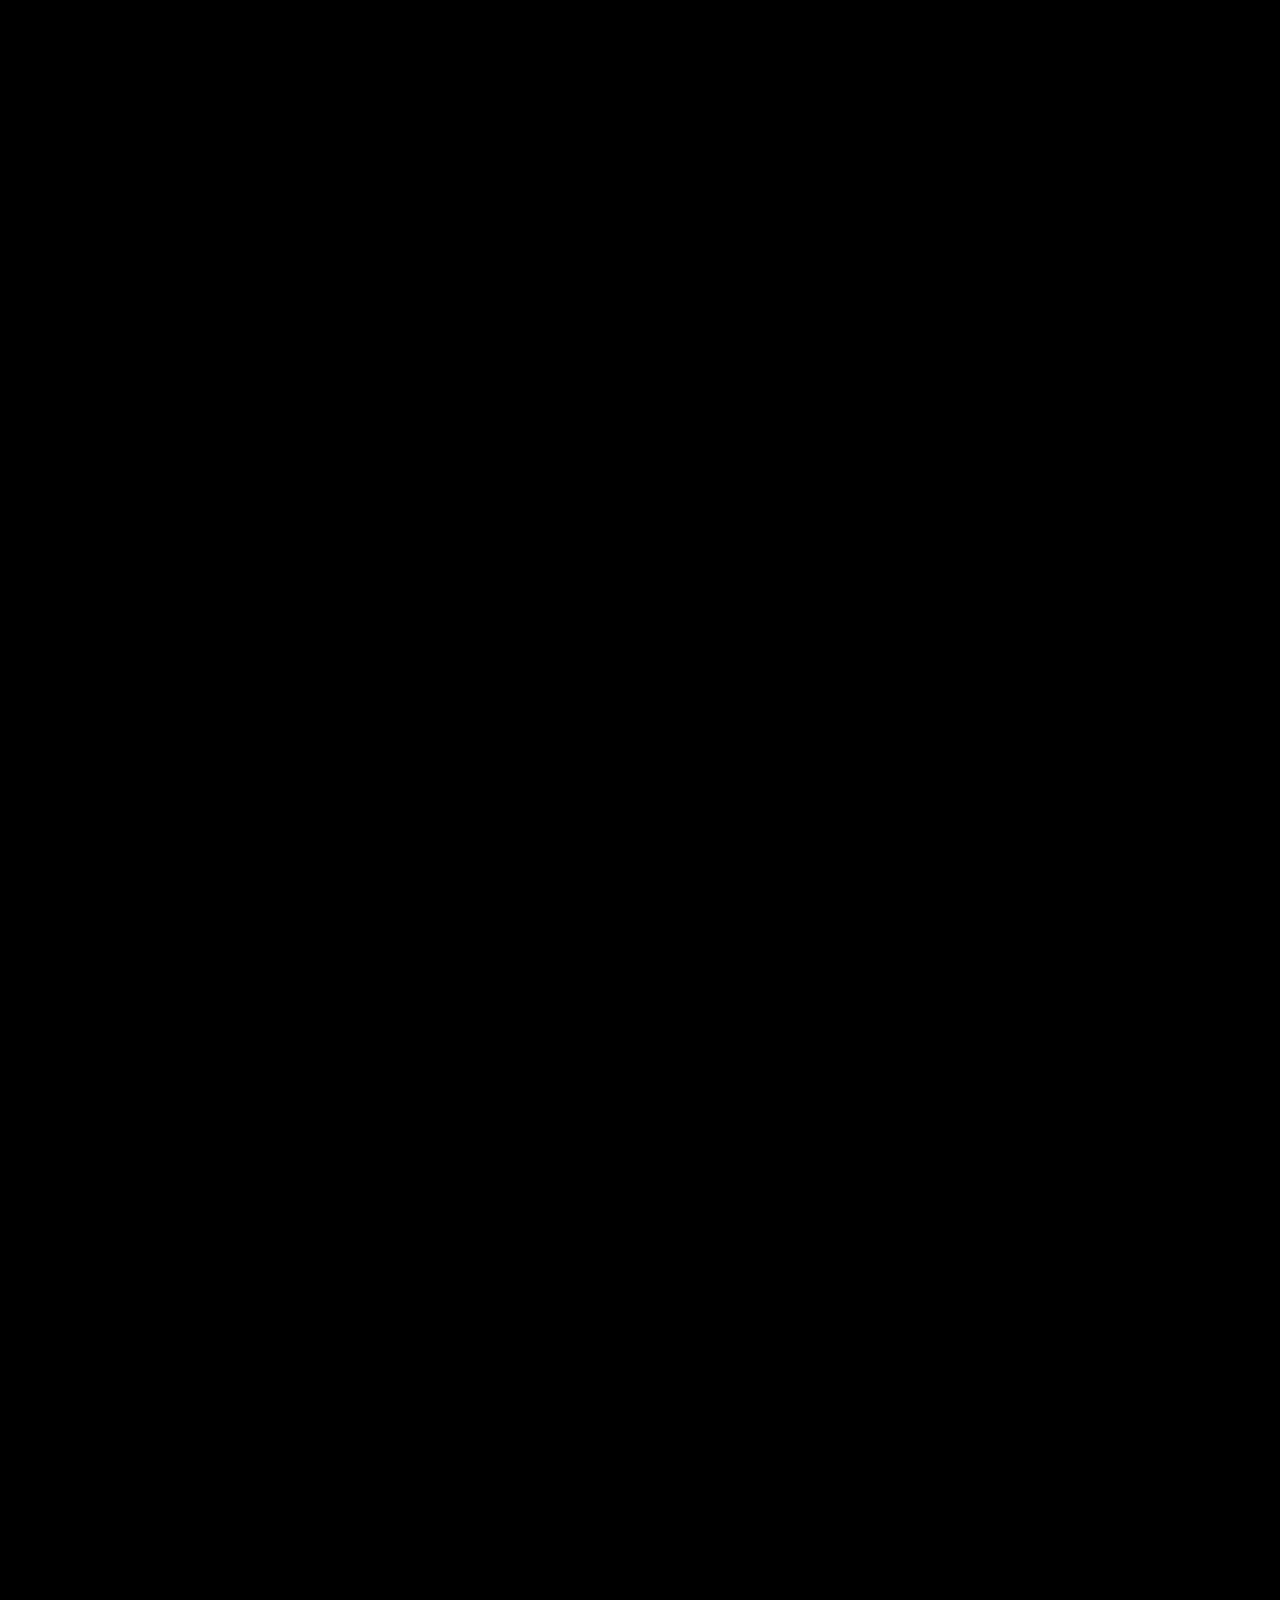
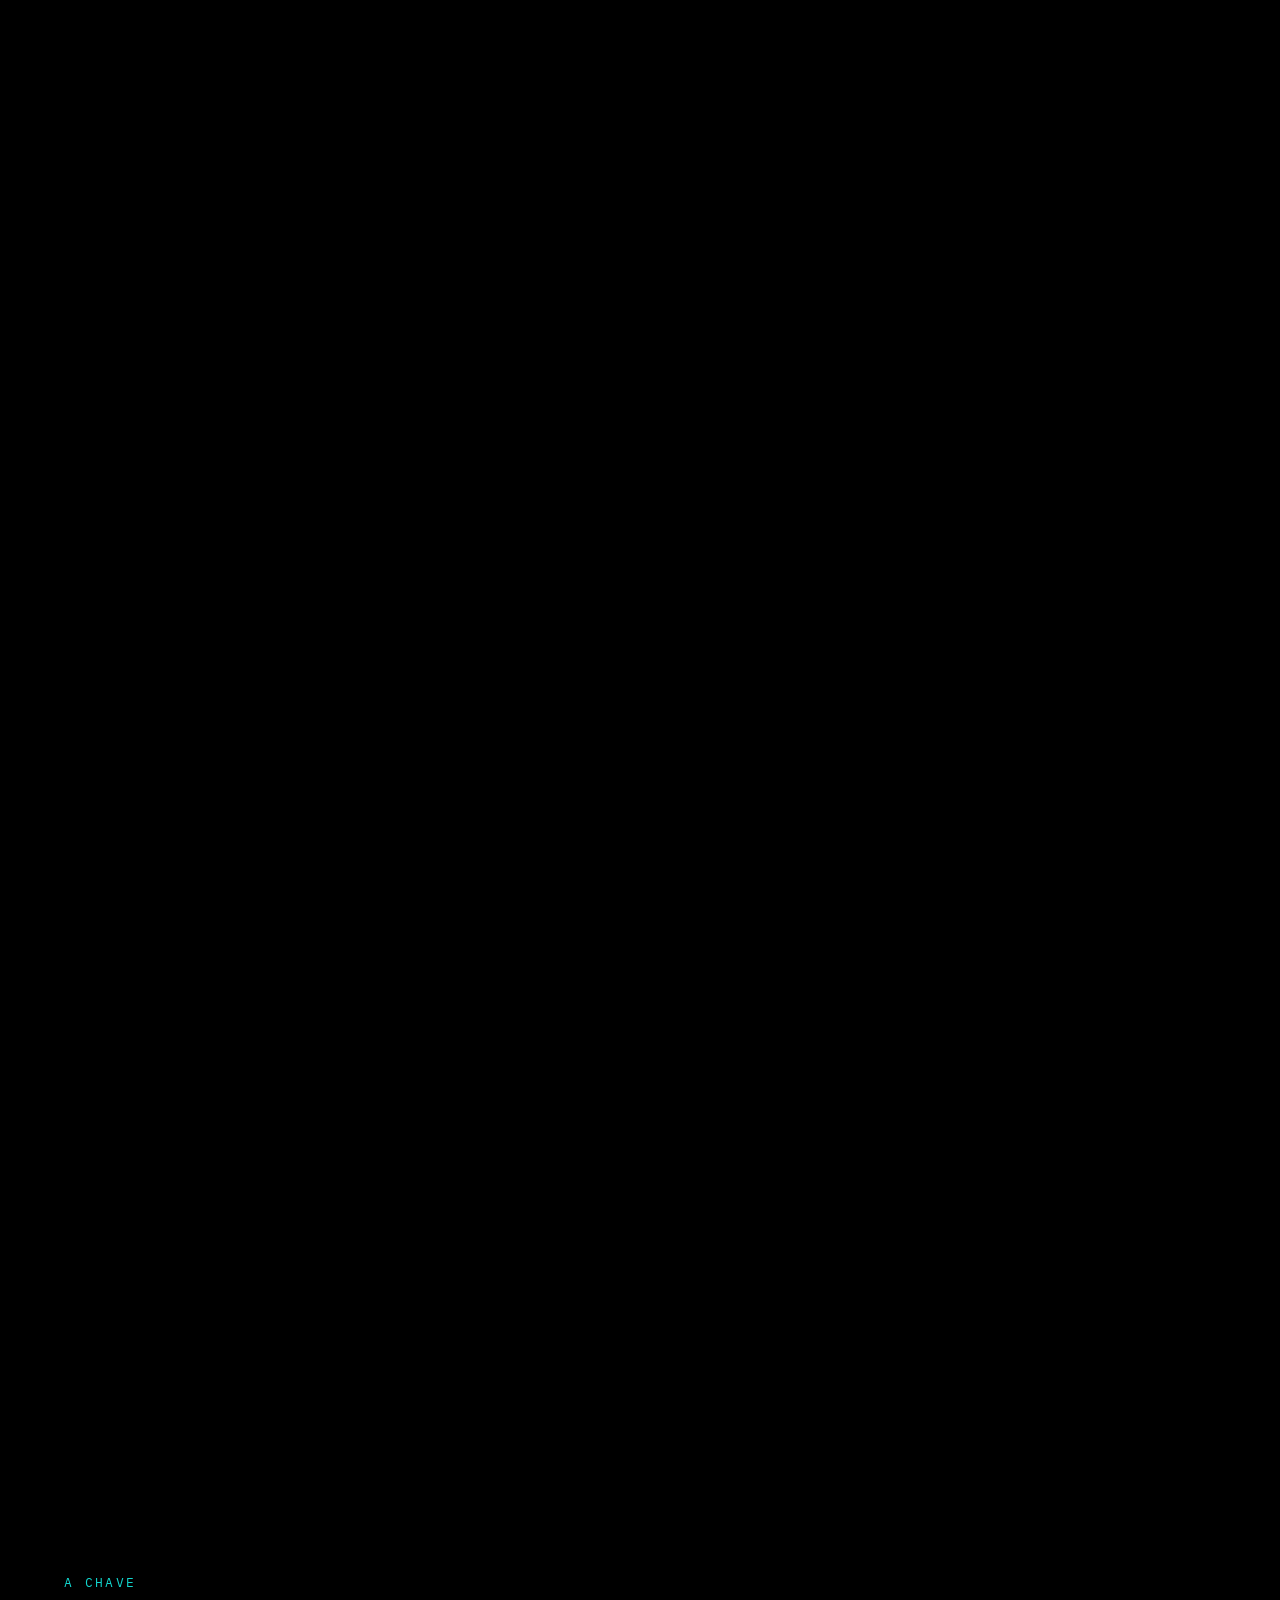
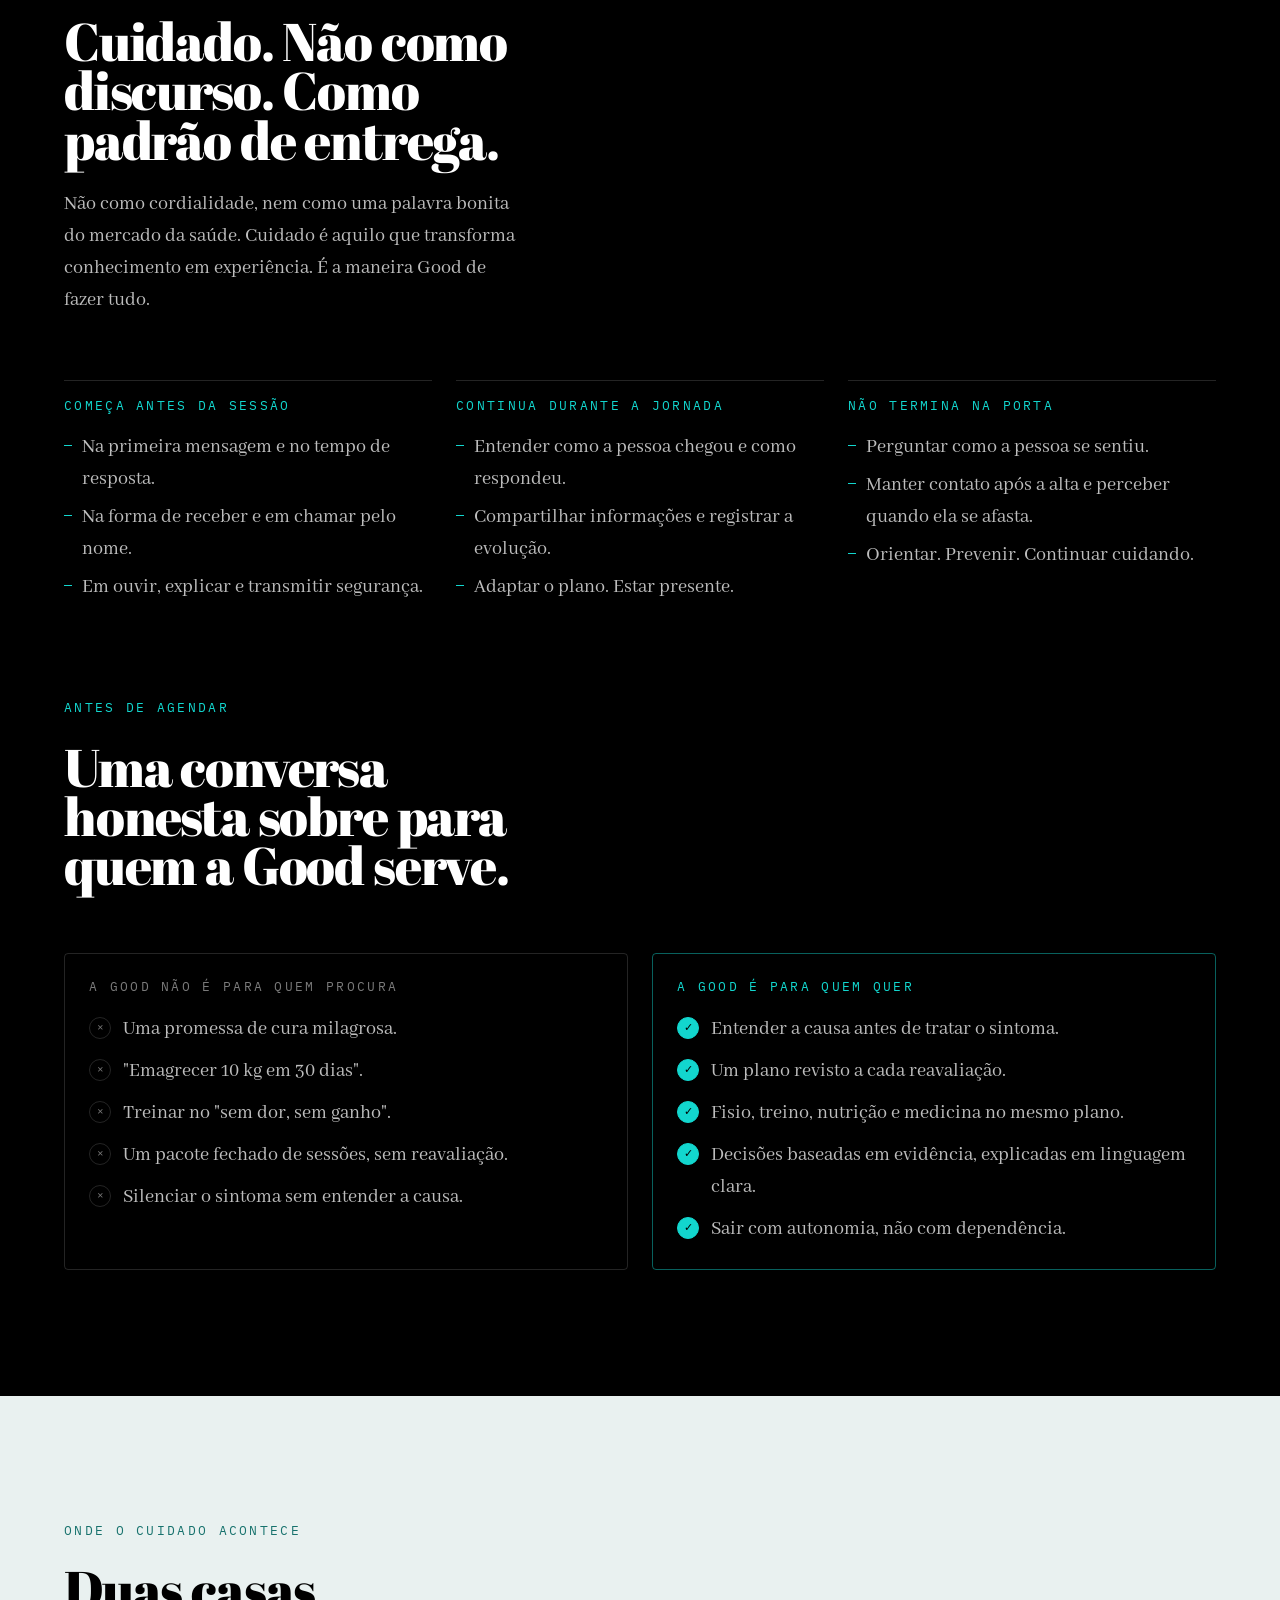
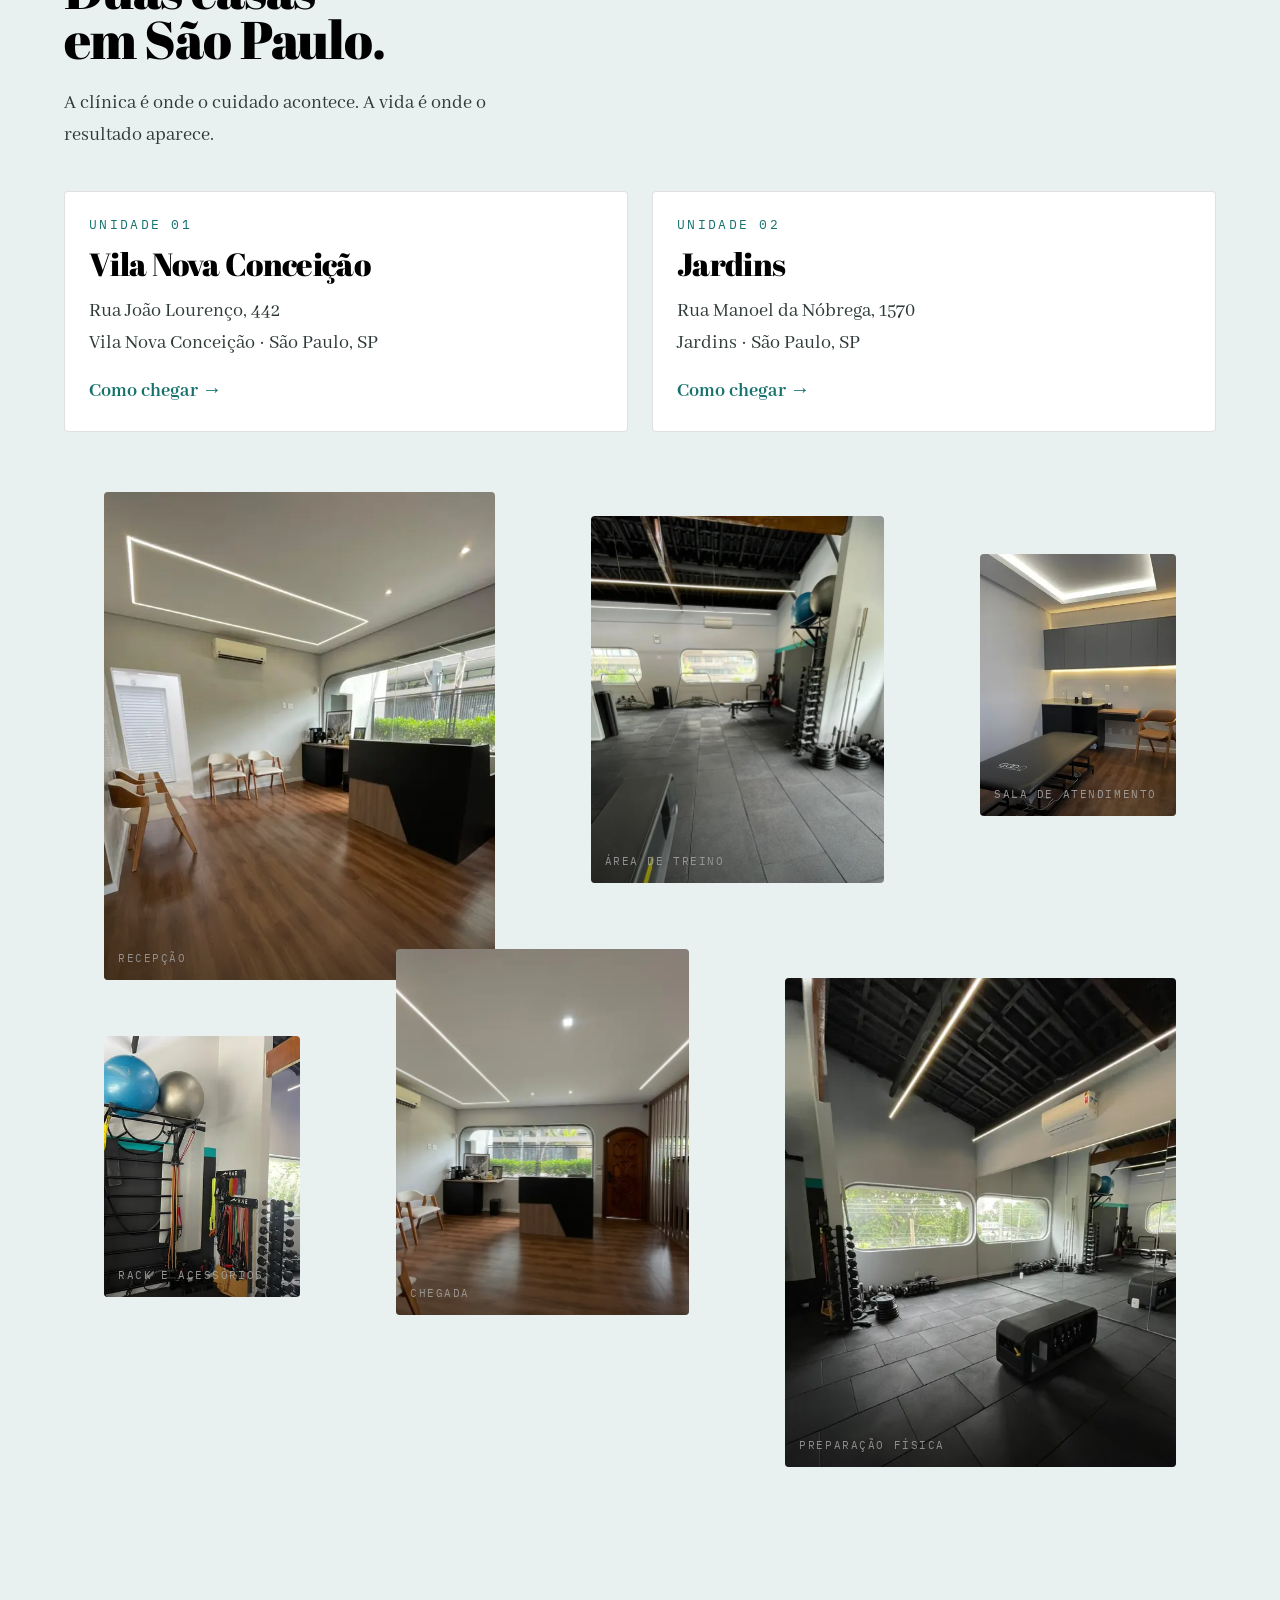
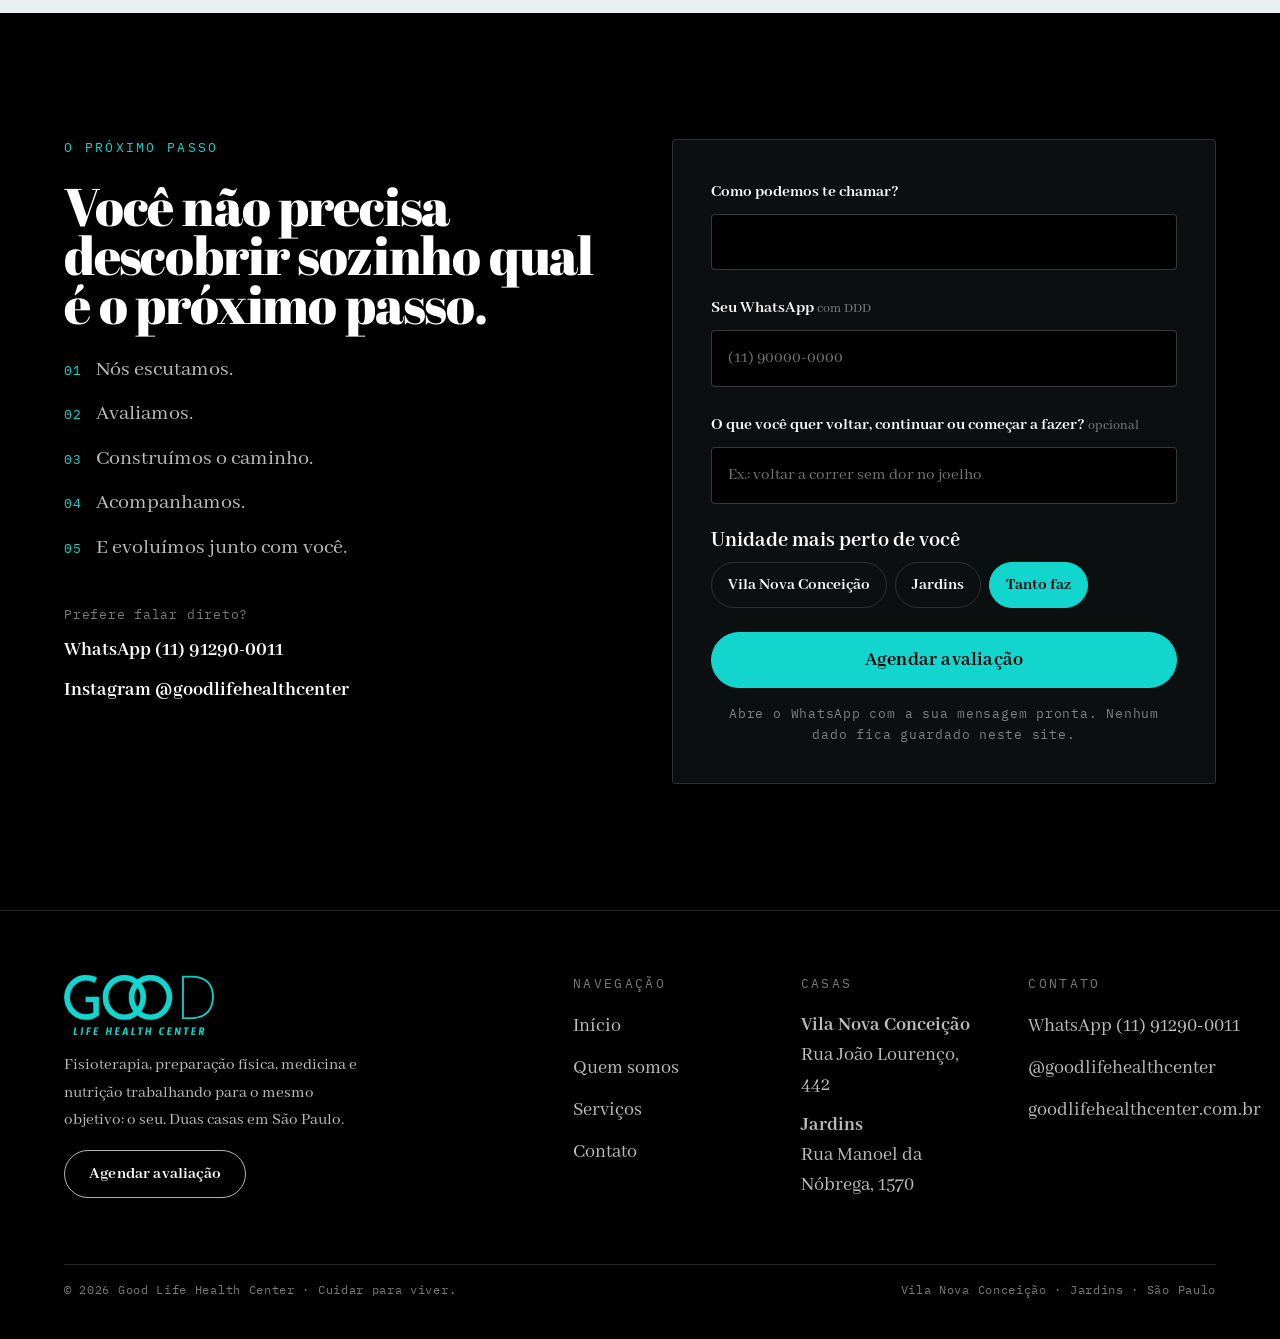
<file: goodlife/index.html>
<!DOCTYPE html>
<html lang="pt-BR">
<head>
<meta charset="utf-8">
<meta name="viewport" content="width=device-width, initial-scale=1">
<title>Good Life Health Center · Cuidar para viver</title>
<meta name="description" content="Fisioterapia, preparação física, medicina e nutrição trabalhando de forma integrada em um plano individualizado. Da recuperação à performance, com um objetivo maior: a sua autonomia. Vila Nova Conceição e Jardins, São Paulo.">
<meta name="theme-color" content="#000000">
<meta name="view-transition" content="same-origin">
<meta property="og:title" content="Good Life Health Center · Cuidar para viver">
<meta property="og:description" content="Fisioterapia, preparação física, medicina e nutrição em um só plano de cuidado. Duas casas em São Paulo.">
<meta property="og:type" content="website">
<meta property="og:image" content="assets/img/og.jpg">
<meta name="twitter:card" content="summary_large_image">
<link rel="icon" href="data:image/svg+xml,%3Csvg xmlns='http://www.w3.org/2000/svg' viewBox='0 0 64 64'%3E%3Crect width='64' height='64' rx='12' fill='%23000'/%3E%3Cg fill='none' stroke='%2312D6CE' stroke-width='3.5'%3E%3Ccircle cx='24' cy='32' r='14'/%3E%3Ccircle cx='40' cy='32' r='14'/%3E%3C/g%3E%3C/svg%3E">
<link rel="preload" href="assets/fonts/abril-400.woff2" as="font" type="font/woff2" crossorigin>
<link rel="preload" href="assets/fonts/abhaya-400.woff2" as="font" type="font/woff2" crossorigin>
<link rel="stylesheet" href="assets/css/style.css">
<noscript><style>.mask>span{transform:none}.hero__sobe{opacity:1;transform:none}.aneis--desenha circle{stroke-dashoffset:0}.manifesto .w{opacity:1}.pipe .scrub__stage{display:none}.pipe__lista{display:grid;padding:96px 0;gap:24px}.scrub__track{height:auto!important}.gate__resp{display:none}</style></noscript>
</head>
<body>

<div id="palco">
<!-- ============================ CABEÇALHO ============================ -->
<header class="nav" id="nav" data-state="top">
  <div class="wrap nav__in">
    <a href="index.html" class="nav__logo" aria-label="Good Life Health Center, início" aria-current="page"><span class="logo logo--branco" aria-hidden="true"></span></a>
    <nav class="nav__links" aria-label="Principal">
      <a href="index.html" aria-current="page">Início</a>
      <a href="quem-somos.html">Quem somos</a>
      <a href="servicos.html">Serviços</a>
      <a href="#contato">Contato</a>
      <a href="#contato" class="btn btn--teal nav__cta" data-whats="">Agendar avaliação</a>
    </nav>
    <button class="nav__toggle" id="toggle" aria-label="Abrir menu" aria-expanded="false" aria-controls="menu"><i></i><i></i><i></i></button>
  </div>
  <span class="nav__prog" aria-hidden="true"></span>
</header>

<main>
<!-- ============================ HERO ============================ -->
<section class="hero" aria-labelledby="hero-t">
  <div class="hero__aneis" aria-hidden="true">
    <svg class="aneis aneis--desenha" viewBox="0 0 320 200"><circle cx="100" cy="100" r="80" pathLength="1"/><circle cx="196" cy="100" r="80" pathLength="1"/></svg>
  </div>
  <div class="wrap hero__in">
    <span class="rotulo hero__sobe" style="--i:0">Good Life Health Center · São Paulo</span>
    <h1 class="display" id="hero-t">
      <span class="mask"><span style="--i:0">Cuidar</span></span>
      <span class="mask"><span style="--i:1">para <em>viver</em>.</span></span>
    </h1>
    <p class="lead hero__sobe" style="--i:1">Fisioterapia, preparação física, medicina e nutrição trabalhando de forma integrada em um plano individualizado. Da recuperação à performance, com um objetivo maior: a sua autonomia.</p>
    <div class="btns hero__sobe" style="--i:2">
      <a href="#contato" class="btn btn--teal btn--g" data-whats="">Agendar avaliação</a>
      <a href="#experiencia" class="btn btn--linha btn--g">Ver como a Good cuida</a>
    </div>
    <div class="hero__pe hero__sobe" style="--i:3">
      <span class="mono">Vila Nova Conceição · Jardins</span>
      <span class="mono">Fisio · Preparação · Medicina · Nutrição</span>
    </div>
  </div>
</section>

<!-- ============================ A CHEGADA (gate) ============================ -->
<section class="sec sec--preto gate" id="chegada" aria-labelledby="chegada-t">
  <div class="wrap gate__in">
    <div class="cab rise">
      <span class="rotulo">A chegada</span>
      <h2 class="h2" id="chegada-t">Pessoas não chegam procurando apenas uma especialidade.</h2>
      <p class="p">Elas chegam porque alguma coisa importa para elas. A dor pode ser o motivo da chegada, mas não precisa definir toda a jornada. Existe uma pessoa antes da lesão. Existe uma vida além do tratamento.</p>
    </div>
    <div class="rise" data-d="2">
      <p class="h4" id="gate-p">O que você quer voltar, continuar ou começar a fazer?</p>
      <p class="mono dim mt-2">Toque em um. A resposta orienta o resto da página e a sua primeira mensagem.</p>
      <div class="chips mt-4" role="group" aria-labelledby="gate-p">
        <button class="chip" type="button" data-verbo="voltar" aria-pressed="false">Voltar a correr</button>
        <button class="chip" type="button" data-verbo="voltar" aria-pressed="false">Recuperar um movimento</button>
        <button class="chip" type="button" data-verbo="voltar" aria-pressed="false">Trabalhar sem dor</button>
        <button class="chip" type="button" data-verbo="continuar" aria-pressed="false">Manter a minha independência</button>
        <button class="chip" type="button" data-verbo="continuar" aria-pressed="false">Envelhecer com qualidade</button>
        <button class="chip" type="button" data-verbo="evoluir" aria-pressed="false">Ficar mais forte</button>
        <button class="chip" type="button" data-verbo="performar" aria-pressed="false">Melhorar a performance</button>
        <button class="chip" type="button" data-verbo="performar" aria-pressed="false">Competir de novo</button>
        <button class="chip" type="button" data-verbo="prevenir" aria-pressed="false">Prevenir uma lesão</button>
        <button class="chip" type="button" data-verbo="prevenir" aria-pressed="false">Treinar com segurança</button>
        <button class="chip" type="button" data-verbo="viver" aria-pressed="false">Continuar fazendo o que eu gosto</button>
      </div>
      <div class="gate__resp" id="gate-resp" hidden aria-live="polite">
        <span class="rotulo">O seu caminho</span>
        <p class="h3" id="gate-linha"></p>
        <p class="p">Comece pela avaliação. Em uma conversa, entendemos onde você está e para onde quer ir: <span id="gate-obj"></span>.</p>
        <div class="btns">
          <a href="#contato" class="btn btn--teal" data-whats="">Agendar avaliação</a>
          <a href="#caminhos" class="link link--seta">Ver os seis caminhos</a>
        </div>
      </div>
    </div>
  </div>
</section>

<!-- ============================ MANIFESTO ============================ -->
<section class="sec sec--preto" id="manifesto" aria-labelledby="man-t">
  <div class="wrap">
    <span class="rotulo" id="man-t">Não tratamos apenas uma parte do corpo</span>
    <p class="manifesto mt-4" data-palavras>Não enxergamos apenas um joelho, uma coluna, um ombro, um exame. Cuidamos de alguém que precisa daquele corpo <em>para viver</em>. Para trabalhar. Para viajar. Para correr. Para brincar. Para competir. Para envelhecer com independência.</p>
    <div class="manifesto__pe rise">
      <p class="p">O corpo faz parte de uma vida. Antes de decidir o caminho, precisamos compreender quem está diante de nós: o histórico, a rotina, a dor, as limitações, os objetivos.</p>
    </div>
  </div>
</section>

<!-- ============================ SEIS CAMINHOS ============================ -->
<section class="sec sec--nevoa" id="caminhos" aria-labelledby="cam-t">
  <div class="wrap">
    <div class="cab rise">
      <span class="rotulo">Cuidar para viver</span>
      <h2 class="h2" id="cam-t">Não existe uma única Good Life. Existe a vida que importa para cada pessoa.</h2>
      <p class="p">Para alguém, é voltar a correr. Para outro, competir de novo. Para alguém, é trabalhar sem dor. Para outro, acompanhar o crescimento dos filhos. Seis caminhos, um mesmo cuidado.</p>
    </div>
    <div class="caminhos mt-6">
      <article class="caminho rise" data-verbo="voltar"><span class="caminho__meu">o seu caminho</span><span class="mono dim">01</span><div><h3 class="display">Voltar.</h3><p class="p mt-3">Quando existe algo que a dor ou a lesão tirou de você.</p></div></article>
      <article class="caminho rise" data-verbo="continuar" data-d="2"><span class="caminho__meu">o seu caminho</span><span class="mono dim">02</span><div><h3 class="display">Continuar.</h3><p class="p mt-3">Quando o objetivo é preservar movimento, saúde e independência.</p></div></article>
      <article class="caminho rise" data-verbo="evoluir" data-d="3"><span class="caminho__meu">o seu caminho</span><span class="mono dim">03</span><div><h3 class="display">Evoluir.</h3><p class="p mt-3">Quando estar bem já não é suficiente e o objetivo é chegar mais longe.</p></div></article>
      <article class="caminho rise" data-verbo="prevenir" data-d="2"><span class="caminho__meu">o seu caminho</span><span class="mono dim">04</span><div><h3 class="display">Prevenir.</h3><p class="p mt-3">Porque saúde não precisa começar quando aparece um problema.</p></div></article>
      <article class="caminho rise" data-verbo="performar" data-d="3"><span class="caminho__meu">o seu caminho</span><span class="mono dim">05</span><div><h3 class="display">Performar.</h3><p class="p mt-3">Porque performance é consequência de um corpo compreendido, preparado e acompanhado.</p></div></article>
      <article class="caminho rise" data-verbo="viver" data-d="4"><span class="caminho__meu">o seu caminho</span><span class="mono dim">06</span><div><h3 class="display">Viver.</h3><p class="p mt-3">Porque todos esses objetivos apontam para a mesma coisa: autonomia para viver a vida que importa para você.</p></div></article>
    </div>
  </div>
</section>

<!-- ============================ QUATRO FRENTES ============================ -->
<section class="sec sec--nevoa" id="frentes" aria-labelledby="fr-t" style="padding-top:0">
  <div class="wrap">
    <div class="cab rise">
      <span class="rotulo">Equipe · o meio</span>
      <h2 class="h2" id="fr-t">Quatro conhecimentos. Uma pessoa.</h2>
      <p class="p">Integração não é ter vários profissionais no mesmo endereço. É fazer diferentes profissionais trabalharem para o mesmo objetivo: o objetivo da pessoa.</p>
    </div>
    <div class="frentes mt-6">
      <article class="frente rise">
        <svg class="picto" viewBox="0 0 64 64" aria-hidden="true"><circle cx="26" cy="36" r="10"/><circle cx="38" cy="36" r="10"/><path d="M12 36a20 20 0 0 1 33-15"/><path d="M39 14l7 7-9 2"/></svg>
        <h3 class="h3">Fisioterapia</h3><span class="rotulo">Recuperação</span>
        <p class="h4">Cuidar para voltar.</p>
        <p class="p">Recuperar movimento, função e confiança para retomar aquilo que importa.</p>
        <a href="servicos.html#fisioterapia" class="link link--seta">Ver a frente</a>
      </article>
      <article class="frente rise" data-d="2">
        <svg class="picto" viewBox="0 0 64 64" aria-hidden="true"><rect x="6" y="25" width="8" height="14" rx="2"/><rect x="50" y="25" width="8" height="14" rx="2"/><rect x="14" y="20" width="7" height="24" rx="2"/><rect x="43" y="20" width="7" height="24" rx="2"/><path d="M21 32h22"/></svg>
        <h3 class="h3">Preparação física</h3><span class="rotulo">Performance</span>
        <p class="h4">Cuidar para evoluir.</p>
        <p class="p">Construir força, capacidade e confiança para preparar o corpo para onde você quer chegar.</p>
        <a href="servicos.html#preparacao" class="link link--seta">Ver a frente</a>
      </article>
      <article class="frente rise" data-d="3">
        <svg class="picto" viewBox="0 0 64 64" aria-hidden="true"><rect x="14" y="11" width="36" height="46" rx="3"/><path d="M24 8h16v7H24z"/><path d="M22 29l4 4 7-7"/><path d="M22 43l4 4 7-7"/><path d="M37 31h8M37 45h8"/></svg>
        <h3 class="h3">Medicina</h3><span class="rotulo">Diagnóstico</span>
        <p class="h4">Cuidar para continuar.</p>
        <p class="p">Compreender a saúde de forma ampla para tomar melhores decisões ao longo da vida.</p>
        <a href="servicos.html#medicina" class="link link--seta">Ver a frente</a>
      </article>
      <article class="frente rise" data-d="4">
        <svg class="picto" viewBox="0 0 64 64" aria-hidden="true"><path d="M32 19c-4-6-16-7-20 3s2 26 12 28c4 1 6-1 8-1s4 2 8 1c10-2 16-18 12-28s-16-9-20-3z"/><path d="M32 19c0-6 4-10 9-11"/><circle cx="28" cy="36" r="5"/><circle cx="36" cy="36" r="5"/></svg>
        <h3 class="h3">Nutrição</h3><span class="rotulo">Estratégia</span>
        <p class="h4">Cuidar para sustentar.</p>
        <p class="p">Transformar alimentação em parte de uma estratégia de saúde, recuperação e performance.</p>
        <a href="servicos.html#nutricao" class="link link--seta">Ver a frente</a>
      </article>
    </div>
    <div class="btns mt-6 rise">
      <a href="servicos.html" class="btn btn--linha">Conhecer as quatro frentes</a>
      <span class="mono dim">As especialidades mudam. O cuidado continua.</span>
    </div>
  </div>
</section>

<!-- ============================ A EXPERIÊNCIA GOOD (efeito 08, pipeline) ============================ -->
<section class="pipe" id="experiencia" aria-labelledby="exp-t">
  <div class="scrub__track">
    <div class="scrub__stage">
      <div class="wrap pipe__cab">
        <div class="cab">
          <span class="rotulo">A experiência Good</span>
          <h2 class="h2" id="exp-t">Uma sequência, não um pacote.</h2>
        </div>
        <span class="mono so-desktop">Etapa <span data-etapa>01</span> / 07</span>
      </div>
      <div class="wrap">
        <ol class="pipe__nos" aria-hidden="true">
          <li class="no"><span class="no__anel">01</span><span class="no__nome">Escutar</span></li><li class="no__con"><i></i></li>
          <li class="no"><span class="no__anel">02</span><span class="no__nome">Avaliar</span></li><li class="no__con"><i></i></li>
          <li class="no"><span class="no__anel">03</span><span class="no__nome">Planejar</span></li><li class="no__con"><i></i></li>
          <li class="no"><span class="no__anel">04</span><span class="no__nome">Integrar</span></li><li class="no__con"><i></i></li>
          <li class="no"><span class="no__anel">05</span><span class="no__nome">Acompanhar</span></li><li class="no__con"><i></i></li>
          <li class="no"><span class="no__anel">06</span><span class="no__nome">Evoluir</span></li><li class="no__con"><i></i></li>
          <li class="no"><span class="no__anel">07</span><span class="no__nome">Autonomia</span></li>
        </ol>
      </div>
      <div class="wrap pipe__corpo" aria-hidden="true">
        <div class="pipe__frases">
          <p class="pipe__frase"><b>01 · Escutar</b>Entender a pessoa antes de definir o caminho.</p>
          <p class="pipe__frase"><b>02 · Avaliar</b>Transformar informação em compreensão.</p>
          <p class="pipe__frase"><b>03 · Planejar</b>Construir uma estratégia individualizada.</p>
          <p class="pipe__frase"><b>04 · Integrar</b>Conectar os conhecimentos necessários.</p>
          <p class="pipe__frase"><b>05 · Acompanhar</b>Observar resposta, evolução e necessidades.</p>
          <p class="pipe__frase"><b>06 · Evoluir</b>Adaptar o cuidado ao longo da jornada.</p>
          <p class="pipe__frase"><b>07 · Autonomia</b>Devolver confiança e possibilidades.</p>
        </div>
        <p class="pipe__fim">Cada etapa alimenta a próxima. Você não precisa descobrir sozinho qual é o próximo passo.</p>
      </div>
      <div class="wrap pipe__pe">
        <span class="mono">Role para acompanhar as sete etapas</span>
        <a href="#contato" class="btn btn--linha" data-whats="">Começar pela avaliação</a>
      </div>
    </div>
  </div>
  <!-- versão estática: prefers-reduced-motion e leitores de tela -->
  <ol class="pipe__lista wrap">
    <li><span class="mono">01</span><b>Escutar</b><span class="p">Entender a pessoa antes de definir o caminho.</span></li>
    <li><span class="mono">02</span><b>Avaliar</b><span class="p">Transformar informação em compreensão.</span></li>
    <li><span class="mono">03</span><b>Planejar</b><span class="p">Construir uma estratégia individualizada.</span></li>
    <li><span class="mono">04</span><b>Integrar</b><span class="p">Conectar os conhecimentos necessários.</span></li>
    <li><span class="mono">05</span><b>Acompanhar</b><span class="p">Observar resposta, evolução e necessidades.</span></li>
    <li><span class="mono">06</span><b>Evoluir</b><span class="p">Adaptar o cuidado ao longo da jornada.</span></li>
    <li><span class="mono">07</span><b>Autonomia</b><span class="p">Devolver confiança e possibilidades.</span></li>
  </ol>
</section>

<!-- ============================ CUIDADO + LIMITE ============================ -->
<section class="sec sec--preto" id="cuidado" aria-labelledby="cui-t">
  <div class="wrap">
    <div class="cab rise">
      <span class="rotulo">A chave</span>
      <h2 class="h2" id="cui-t">Cuidado. Não como discurso. Como padrão de entrega.</h2>
      <p class="p">Não como cordialidade, nem como uma palavra bonita do mercado da saúde. Cuidado é aquilo que transforma conhecimento em experiência. É a maneira Good de fazer tudo.</p>
    </div>
    <div class="cuidado">
      <div class="cuidado__col rise"><span class="rotulo">Começa antes da sessão</span>
        <ul><li>Na primeira mensagem e no tempo de resposta.</li><li>Na forma de receber e em chamar pelo nome.</li><li>Em ouvir, explicar e transmitir segurança.</li></ul></div>
      <div class="cuidado__col rise" data-d="2"><span class="rotulo">Continua durante a jornada</span>
        <ul><li>Entender como a pessoa chegou e como respondeu.</li><li>Compartilhar informações e registrar a evolução.</li><li>Adaptar o plano. Estar presente.</li></ul></div>
      <div class="cuidado__col rise" data-d="3"><span class="rotulo">Não termina na porta</span>
        <ul><li>Perguntar como a pessoa se sentiu.</li><li>Manter contato após a alta e perceber quando ela se afasta.</li><li>Orientar. Prevenir. Continuar cuidando.</li></ul></div>
    </div>

    <div class="cab rise mt-7">
      <span class="rotulo">Antes de agendar</span>
      <h2 class="h2">Uma conversa honesta sobre para quem a Good serve.</h2>
    </div>
    <div class="limite">
      <div class="limite__bloco limite__bloco--nao rise"><span class="rotulo rotulo--dim">A Good não é para quem procura</span>
        <ul>
          <li><i>×</i>Uma promessa de cura milagrosa.</li>
          <li><i>×</i>"Emagrecer 10 kg em 30 dias".</li>
          <li><i>×</i>Treinar no "sem dor, sem ganho".</li>
          <li><i>×</i>Um pacote fechado de sessões, sem reavaliação.</li>
          <li><i>×</i>Silenciar o sintoma sem entender a causa.</li>
        </ul></div>
      <div class="limite__bloco limite__bloco--sim rise" data-d="2"><span class="rotulo">A Good é para quem quer</span>
        <ul>
          <li><i>✓</i>Entender a causa antes de tratar o sintoma.</li>
          <li><i>✓</i>Um plano revisto a cada reavaliação.</li>
          <li><i>✓</i>Fisio, treino, nutrição e medicina no mesmo plano.</li>
          <li><i>✓</i>Decisões baseadas em evidência, explicadas em linguagem clara.</li>
          <li><i>✓</i>Sair com autonomia, não com dependência.</li>
        </ul></div>
    </div>
  </div>
</section>

<!-- ============================ CASAS E ESPAÇO ============================ -->
<section class="sec sec--nevoa" id="unidades" aria-labelledby="un-t">
  <div class="wrap">
    <div class="cab rise">
      <span class="rotulo">Onde o cuidado acontece</span>
      <h2 class="h2" id="un-t">Duas casas em São Paulo.</h2>
      <p class="p">A clínica é onde o cuidado acontece. A vida é onde o resultado aparece.</p>
    </div>
    <div class="casas">
      <a class="casa rise" href="https://www.google.com/maps/search/?api=1&query=Rua+João+Lourenço+442+Vila+Nova+Conceição+São+Paulo" target="_blank" rel="noopener noreferrer">
        <span class="rotulo">Unidade 01</span>
        <span class="display">Vila Nova Conceição</span>
        <address>Rua João Lourenço, 442<br>Vila Nova Conceição · São Paulo, SP</address>
        <span class="link link--seta">Como chegar</span>
      </a>
      <a class="casa rise" data-d="2" href="https://www.google.com/maps/search/?api=1&query=Rua+Manoel+da+Nóbrega+1570+Jardins+São+Paulo" target="_blank" rel="noopener noreferrer">
        <span class="rotulo">Unidade 02</span>
        <span class="display">Jardins</span>
        <address>Rua Manoel da Nóbrega, 1570<br>Jardins · São Paulo, SP</address>
        <span class="link link--seta">Como chegar</span>
      </a>
    </div>
    <div class="espaco__grid">
      <figure class="foto foto--a"><img src="assets/img/recepcao-960.webp" srcset="assets/img/recepcao-400.webp 400w, assets/img/recepcao-640.webp 640w, assets/img/recepcao-960.webp 960w" sizes="(max-width: 900px) 50vw, 40vw" width="960" height="1280" loading="lazy" alt="Recepção da Good Life, com balcão escuro e piso de madeira"><figcaption>Recepção</figcaption></figure>
      <figure class="foto foto--b"><img src="assets/img/treino-amplo-960.webp" srcset="assets/img/treino-amplo-400.webp 400w, assets/img/treino-amplo-640.webp 640w, assets/img/treino-amplo-960.webp 960w" sizes="(max-width: 900px) 50vw, 32vw" width="960" height="1280" loading="lazy" alt="Área de treino ampla, com piso emborrachado e racks"><figcaption>Área de treino</figcaption></figure>
      <figure class="foto foto--c"><img src="assets/img/sala-960.webp" srcset="assets/img/sala-400.webp 400w, assets/img/sala-640.webp 640w, assets/img/sala-960.webp 960w" sizes="(max-width: 900px) 50vw, 24vw" width="960" height="1280" loading="lazy" alt="Sala de atendimento com maca e armários"><figcaption>Sala de atendimento</figcaption></figure>
      <figure class="foto foto--d"><img src="assets/img/rack-960.webp" srcset="assets/img/rack-400.webp 400w, assets/img/rack-640.webp 640w, assets/img/rack-960.webp 960w" sizes="(max-width: 900px) 50vw, 24vw" width="960" height="1280" loading="lazy" alt="Rack com bolas, elásticos e halteres"><figcaption>Rack e acessórios</figcaption></figure>
      <figure class="foto foto--e"><img src="assets/img/lobby-960.webp" srcset="assets/img/lobby-400.webp 400w, assets/img/lobby-640.webp 640w, assets/img/lobby-960.webp 960w" sizes="(max-width: 900px) 50vw, 32vw" width="960" height="1280" loading="lazy" alt="Recepção com iluminação em linha no teto"><figcaption>Chegada</figcaption></figure>
      <figure class="foto foto--f"><img src="assets/img/treino-960.webp" srcset="assets/img/treino-400.webp 400w, assets/img/treino-640.webp 640w, assets/img/treino-960.webp 960w" sizes="(max-width: 900px) 50vw, 40vw" width="960" height="1280" loading="lazy" alt="Área de treino com janelas amplas"><figcaption>Preparação física</figcaption></figure>
    </div>
  </div>
</section>

<!-- ============================ CONTATO ============================ -->
<section class="sec sec--preto" id="contato" aria-labelledby="ct-t">
  <div class="wrap contato__in">
    <div class="contato__txt rise">
      <span class="rotulo">O próximo passo</span>
      <h2 class="h2" id="ct-t">Você não precisa descobrir sozinho qual é o próximo passo.</h2>
      <ul class="contato__lista">
        <li><span class="mono">01</span>Nós escutamos.</li>
        <li><span class="mono">02</span>Avaliamos.</li>
        <li><span class="mono">03</span>Construímos o caminho.</li>
        <li><span class="mono">04</span>Acompanhamos.</li>
        <li><span class="mono">05</span>E evoluímos junto com você.</li>
      </ul>
      <div class="contato__direto">
        <span class="mono">Prefere falar direto?</span>
        <a href="#" data-whats="" target="_blank" rel="noopener noreferrer" class="link">WhatsApp (11) 91290-0011</a>
        <a href="https://instagram.com/goodlifehealthcenter" target="_blank" rel="noopener noreferrer" class="link">Instagram @goodlifehealthcenter</a>
      </div>
    </div>

    <form class="form rise" id="form" novalidate data-d="2">
      <div class="campo">
        <label for="f-nome">Como podemos te chamar?</label>
        <input id="f-nome" name="nome" type="text" autocomplete="name" required>
        <span class="campo__erro" role="alert"></span>
      </div>
      <div class="campo">
        <label for="f-fone">Seu WhatsApp <small>com DDD</small></label>
        <input id="f-fone" name="fone" type="tel" inputmode="tel" autocomplete="tel" placeholder="(11) 90000-0000" required>
        <span class="campo__erro" role="alert"></span>
      </div>
      <div class="campo">
        <label for="f-objetivo">O que você quer voltar, continuar ou começar a fazer? <small>opcional</small></label>
        <input id="f-objetivo" name="objetivo" type="text" placeholder="Ex.: voltar a correr sem dor no joelho">
        <span class="campo__erro"></span>
      </div>
      <div class="campo">
        <span class="h4" id="f-un">Unidade mais perto de você</span>
        <div class="radios" role="radiogroup" aria-labelledby="f-un">
          <label><input type="radio" name="unidade" value="Vila Nova Conceição"><span>Vila Nova Conceição</span></label>
          <label><input type="radio" name="unidade" value="Jardins"><span>Jardins</span></label>
          <label><input type="radio" name="unidade" value="qualquer uma" checked><span>Tanto faz</span></label>
        </div>
      </div>
      <input class="pot" id="f-pot" type="text" name="empresa_site" tabindex="-1" autocomplete="off" aria-hidden="true">
      <div class="form__pe">
        <button class="btn btn--teal btn--g" id="f-enviar" type="submit">Agendar avaliação</button>
        <span class="mono">Abre o WhatsApp com a sua mensagem pronta. Nenhum dado fica guardado neste site.</span>
      </div>
    </form>
    <div class="form__ok" id="form-ok" hidden aria-live="polite">
      <span class="rotulo">Recebido</span>
      <p class="h3">Pronto, <span id="ok-nome"></span>. O WhatsApp abriu com a sua mensagem.</p>
      <p class="p">É só enviar. A equipe responde por lá e marca a sua avaliação na unidade que você escolheu.</p>
      <a class="btn btn--teal" id="ok-link" href="#" target="_blank" rel="noopener noreferrer">Se não abriu, toque aqui</a>
    </div>
  </div>
</section>
</main>

<!-- ============================ RODAPÉ ============================ -->
<footer class="rodape">
  <div class="wrap">
    <div class="rodape__in">
      <div class="rodape__marca">
        <span class="logo logo--teal" role="img" aria-label="Good Life Health Center"></span>
        <p class="p">Fisioterapia, preparação física, medicina e nutrição trabalhando para o mesmo objetivo: o seu. Duas casas em São Paulo.</p>
        <div><a href="#contato" class="btn btn--linha" data-whats="">Agendar avaliação</a></div>
      </div>
      <div class="rodape__col">
        <span class="rotulo rotulo--dim">Navegação</span>
        <a href="index.html">Início</a>
        <a href="quem-somos.html">Quem somos</a>
        <a href="servicos.html">Serviços</a>
        <a href="#contato">Contato</a>
      </div>
      <div class="rodape__col">
        <span class="rotulo rotulo--dim">Casas</span>
        <address><b>Vila Nova Conceição</b><br>Rua João Lourenço, 442</address>
        <address><b>Jardins</b><br>Rua Manoel da Nóbrega, 1570</address>
      </div>
      <div class="rodape__col">
        <span class="rotulo rotulo--dim">Contato</span>
        <a href="#" data-whats="" target="_blank" rel="noopener noreferrer">WhatsApp (11) 91290-0011</a>
        <a href="https://instagram.com/goodlifehealthcenter" target="_blank" rel="noopener noreferrer">@goodlifehealthcenter</a>
        <a href="https://goodlifehealthcenter.com.br">goodlifehealthcenter.com.br</a>
      </div>
    </div>
    <div class="rodape__pe">
      <span>© <span data-ano>2026</span> Good Life Health Center · Cuidar para viver.</span>
      <span>Vila Nova Conceição · Jardins · São Paulo</span>
    </div>
  </div>
</footer>
</div><!-- /palco -->

<!-- menu em tela cheia -->
<div class="menu" id="menu">
  <div class="menu__topo">
    <span class="logo logo--teal" aria-hidden="true"></span>
    <button class="menu__fechar" id="fechar" aria-label="Fechar menu"><svg width="22" height="22" viewBox="0 0 22 22" fill="none" stroke="currentColor" stroke-width="1.6"><path d="M3 3l16 16M19 3L3 19"/></svg></button>
  </div>
  <nav class="menu__links" aria-label="Menu">
    <a href="index.html" style="--i:0" aria-current="page">Início</a>
    <a href="quem-somos.html" style="--i:1">Quem somos</a>
    <a href="servicos.html" style="--i:2">Serviços</a>
    <a href="#contato" style="--i:3">Contato</a>
  </nav>
  <div class="menu__pe">
    <a href="#contato" class="btn btn--teal btn--g" data-whats="">Agendar avaliação</a>
    <span class="mono">WhatsApp (11) 91290-0011 · @goodlifehealthcenter</span>
  </div>
  <svg class="aneis menu__aneis" viewBox="0 0 320 200" aria-hidden="true"><circle cx="100" cy="100" r="80" pathLength="1"/><circle cx="196" cy="100" r="80" pathLength="1"/></svg>
</div>

<a href="#contato" class="btn btn--teal btn--g cta-fixo" id="cta-fixo" data-whats="">Agendar avaliação</a>

<script src="assets/js/scroll.js" defer></script>
<script src="assets/js/main.js" defer></script>
</body>
</html>
</file>
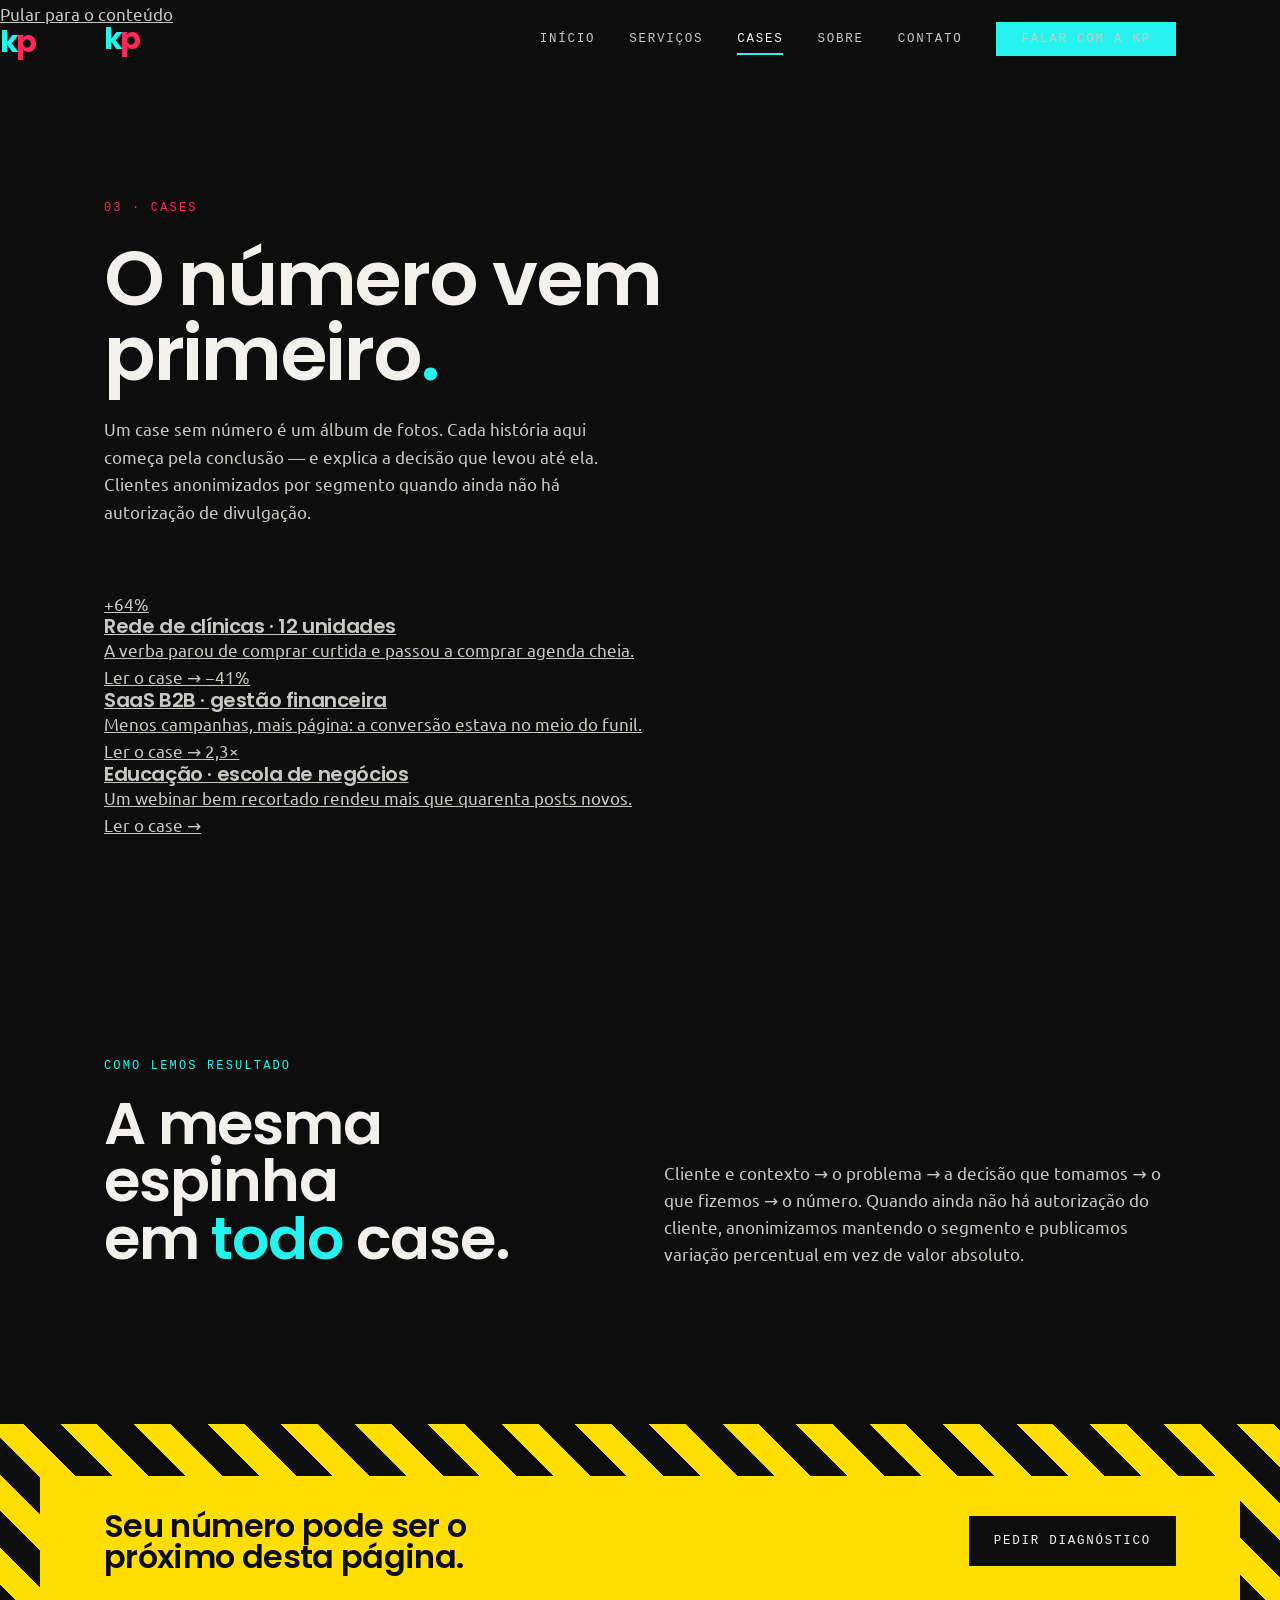
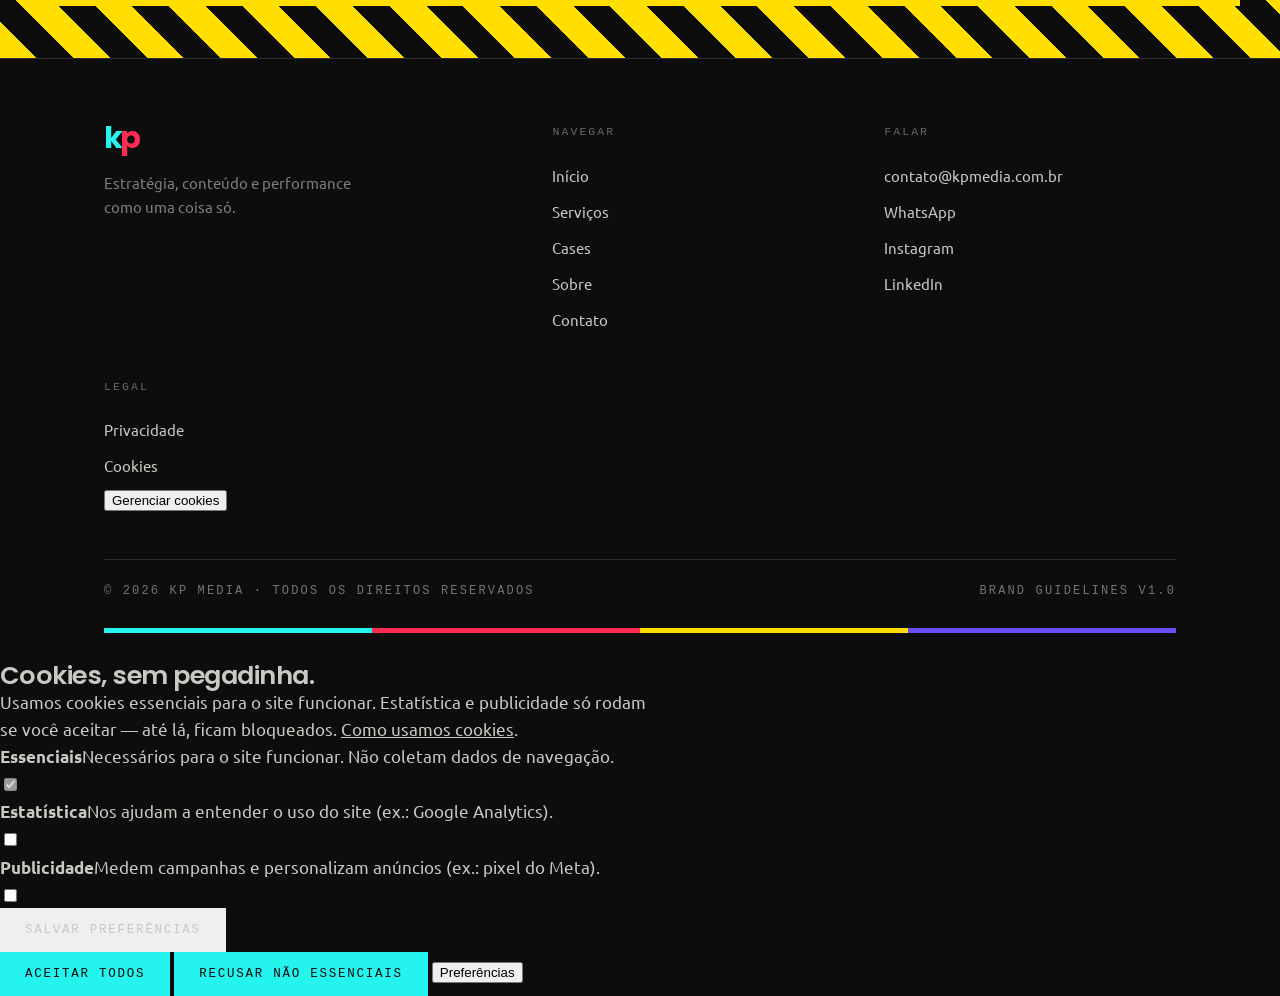
<file: cases.html>
<!DOCTYPE html>
<html lang="pt-BR">
<head>
<meta charset="utf-8">
<meta name="viewport" content="width=device-width, initial-scale=1">
<title>Cases — KP Media</title>
<meta name="description" content="Resultados com o número na frente: mídia que vira agenda, funil que corta custo por lead e lançamento com ROAS real.">
<meta name="theme-color" content="#0D0D0D">
<meta property="og:title" content="Cases — KP Media">
<meta property="og:description" content="Resultados com o número na frente: mídia que vira agenda, funil que corta custo por lead e lançamento com ROAS real.">
<meta property="og:type" content="website">
<link rel="icon" href="data:image/svg+xml,%3Csvg xmlns='http://www.w3.org/2000/svg' viewBox='0 0 32 32'%3E%3Crect width='32' height='32' fill='%230D0D0D'/%3E%3Ctext x='16' y='25' font-family='Poppins,Ubuntu,sans-serif' font-size='30' font-weight='700' fill='%23FF2B54' text-anchor='middle'%3Ep%3C/text%3E%3C/svg%3E">
<link rel="preconnect" href="https://fonts.googleapis.com">
<link rel="preconnect" href="https://fonts.gstatic.com" crossorigin>
<link href="https://fonts.googleapis.com/css2?family=Poppins:wght@500;600;700&family=Ubuntu:wght@400;500&family=Ubuntu+Sans+Mono:wght@400;500&display=swap" rel="stylesheet">
<link rel="stylesheet" href="assets/css/style.css">
<noscript><style>.curtain,.curtain__mark,.loader,.cursor,.ckbar{display:none!important}.rise{opacity:1;transform:none}.mask>span{transform:none}</style></noscript>
</head>
<body>

<a class="skip-link" href="#conteudo">Pular para o conteúdo</a>

<div class="curtain is-cover" id="curtain" aria-hidden="true"><i></i><i></i><i></i><i></i><i></i></div>
<div class="curtain__mark" aria-hidden="true"><span class="logo"><span class="k">k</span><span class="p">p</span></span></div>
<div class="cursor" id="cursor" aria-hidden="true"></div>

<header class="nav" id="nav">
  <div class="wrap nav__in">
    <a href="index.html" class="logo" aria-label="KP Media — início"><span class="k">k</span><span class="p">p</span></a>
    <nav class="nav__links" id="menu" aria-label="Navegação principal">
      <a href="index.html">Início</a>
      <a href="servicos.html">Serviços</a>
      <a href="cases.html" aria-current="page">Cases</a>
      <a href="sobre.html">Sobre</a>
      <a href="contato.html">Contato</a>
      <a href="contato.html" class="btn btn--ciano" data-magnet><span>Falar com a KP</span></a>
    </nav>
    <button class="nav__toggle" id="toggle" aria-label="Abrir menu" aria-expanded="false" aria-controls="menu">
      <i></i><i></i><i></i>
    </button>
  </div>
  <span class="nav__prog" id="prog" aria-hidden="true"></span>
</header>

<main id="conteudo">
<section class="hero hero--curto">
  <div class="wrap">
    <span class="label label--rosa">03 · Cases</span>
    <h1 data-hero>
      <span class="mask"><span>O número vem</span></span>
      <span class="mask"><span>primeiro<span class="dot-c">.</span></span></span>
    </h1>
    <p class="rise" data-delay="2">Um case sem número é um álbum de fotos. Cada história aqui começa pela conclusão — e explica a decisão que levou até ela. Clientes anonimizados por segmento quando ainda não há autorização de divulgação.</p>
  </div>
</section>

<!-- CONTEÚDO DEMONSTRATIVO — trocar por cases reais, com número confirmado,
     documentado e autorizado, antes de publicar (item 1 da arquitetura). -->
<section class="sec sec--top">
  <div class="wrap">
    <div class="case-list rise">
      <a class="case-row" href="cases/clinicas.html">
        <span class="case-row__num">+64%</span>
        <h3>Rede de clínicas · 12 unidades</h3>
        <p>A verba parou de comprar curtida e passou a comprar agenda cheia.</p>
        <span class="hcard__go">Ler o case <span aria-hidden="true">→</span></span>
      </a>
      <a class="case-row" href="cases/saas.html">
        <span class="case-row__num">−41%</span>
        <h3>SaaS B2B · gestão financeira</h3>
        <p>Menos campanhas, mais página: a conversão estava no meio do funil.</p>
        <span class="hcard__go">Ler o case <span aria-hidden="true">→</span></span>
      </a>
      <a class="case-row" href="cases/educacao.html">
        <span class="case-row__num">2,3×</span>
        <h3>Educação · escola de negócios</h3>
        <p>Um webinar bem recortado rendeu mais que quarenta posts novos.</p>
        <span class="hcard__go">Ler o case <span aria-hidden="true">→</span></span>
      </a>
    </div>
  </div>
</section>

<section class="sec">
  <div class="wrap">
    <div class="sec__head rise">
      <div>
        <span class="label label--ciano">Como lemos resultado</span>
        <h2 data-split style="margin-top:18px">A mesma espinha<br>em <em>todo</em> case.</h2>
      </div>
      <p>Cliente e contexto → o problema → a decisão que tomamos → o que fizemos → o número. Quando ainda não há autorização do cliente, anonimizamos mantendo o segmento e publicamos variação percentual em vez de valor absoluto.</p>
    </div>
  </div>
</section>
</main>

<section class="stripe">
  <div class="stripe__in">
    <h3>Seu número pode ser o próximo desta página.</h3>
    <a href="contato.html" class="btn btn--preto" data-magnet><span>Pedir diagnóstico</span></a>
  </div>
</section>

<!-- ============================ FOOTER ============================ -->
<footer class="ft">
  <div class="wrap">
    <div class="ft__grid">
      <div>
        <span class="logo"><span class="k">k</span><span class="p">p</span></span>
        <p style="margin-top:16px;font-size:15px;color:rgba(201,200,194,.6);max-width:34ch">
          Estratégia, conteúdo e performance como uma coisa só.
        </p>
      </div>
      <div>
        <h4>Navegar</h4>
        <a href="index.html">Início</a>
        <a href="servicos.html">Serviços</a>
        <a href="cases.html">Cases</a>
        <a href="sobre.html">Sobre</a>
        <a href="contato.html">Contato</a>
      </div>
      <div>
        <h4>Falar</h4>
        <a href="mailto:contato@kpmedia.com.br">contato@kpmedia.com.br</a>
        <a href="#" data-no-transition>WhatsApp</a>
        <a href="#" data-no-transition>Instagram</a>
        <a href="#" data-no-transition>LinkedIn</a>
      </div>
      <div>
        <h4>Legal</h4>
        <a href="privacidade.html">Privacidade</a>
        <a href="cookies.html">Cookies</a>
        <button type="button" data-cookie-prefs>Gerenciar cookies</button>
      </div>
    </div>
    <div class="ft__bar">
      <span class="label">© 2026 KP Media · Todos os direitos reservados</span>
      <!-- TROCAR: razão social e CNPJ reais (item 3 da arquitetura) -->
      <span class="label">Brand guidelines v1.0</span>
    </div>
    <div class="ft__rule" aria-hidden="true"><i></i><i></i><i></i><i></i></div>
  </div>
</footer>

<!-- ============================ COOKIES (LGPD) ============================ -->
<div class="ckbar" id="ckbar" role="dialog" aria-labelledby="ck-title" aria-describedby="ck-desc">
  <h2 id="ck-title">Cookies, sem pegadinha.</h2>
  <p id="ck-desc">Usamos cookies essenciais para o site funcionar. Estatística e publicidade só rodam se você aceitar — até lá, ficam bloqueados. <a href="cookies.html">Como usamos cookies</a>.</p>
  <div class="ckbar__opts" id="ck-opts">
    <div class="ckopt">
      <div><b>Essenciais</b><span>Necessários para o site funcionar. Não coletam dados de navegação.</span></div>
      <input type="checkbox" checked disabled aria-label="Cookies essenciais (sempre ativos)">
    </div>
    <div class="ckopt">
      <div><b>Estatística</b><span>Nos ajudam a entender o uso do site (ex.: Google Analytics).</span></div>
      <input type="checkbox" id="ck-analytics" aria-label="Permitir cookies de estatística">
    </div>
    <div class="ckopt">
      <div><b>Publicidade</b><span>Medem campanhas e personalizam anúncios (ex.: pixel do Meta).</span></div>
      <input type="checkbox" id="ck-ads" aria-label="Permitir cookies de publicidade">
    </div>
    <div class="ckbar__row">
      <button type="button" class="btn btn--ghost" id="ck-save"><span>Salvar preferências</span></button>
    </div>
  </div>
  <div class="ckbar__row">
    <button type="button" class="btn btn--ciano" id="ck-accept"><span>Aceitar todos</span></button>
    <button type="button" class="btn btn--ciano" id="ck-reject"><span>Recusar não essenciais</span></button>
    <button type="button" class="ckbar__pref" id="ck-pref" aria-expanded="false" aria-controls="ck-opts">Preferências</button>
  </div>
</div>

<script defer src="assets/vendor/gsap.min.js"></script>
<script defer src="assets/vendor/ScrollTrigger.min.js"></script>
<script defer src="assets/vendor/SplitText.min.js"></script>
<script defer src="assets/vendor/lenis.min.js"></script>
<script defer src="assets/js/main.js"></script>
</body>
</html>
</file>
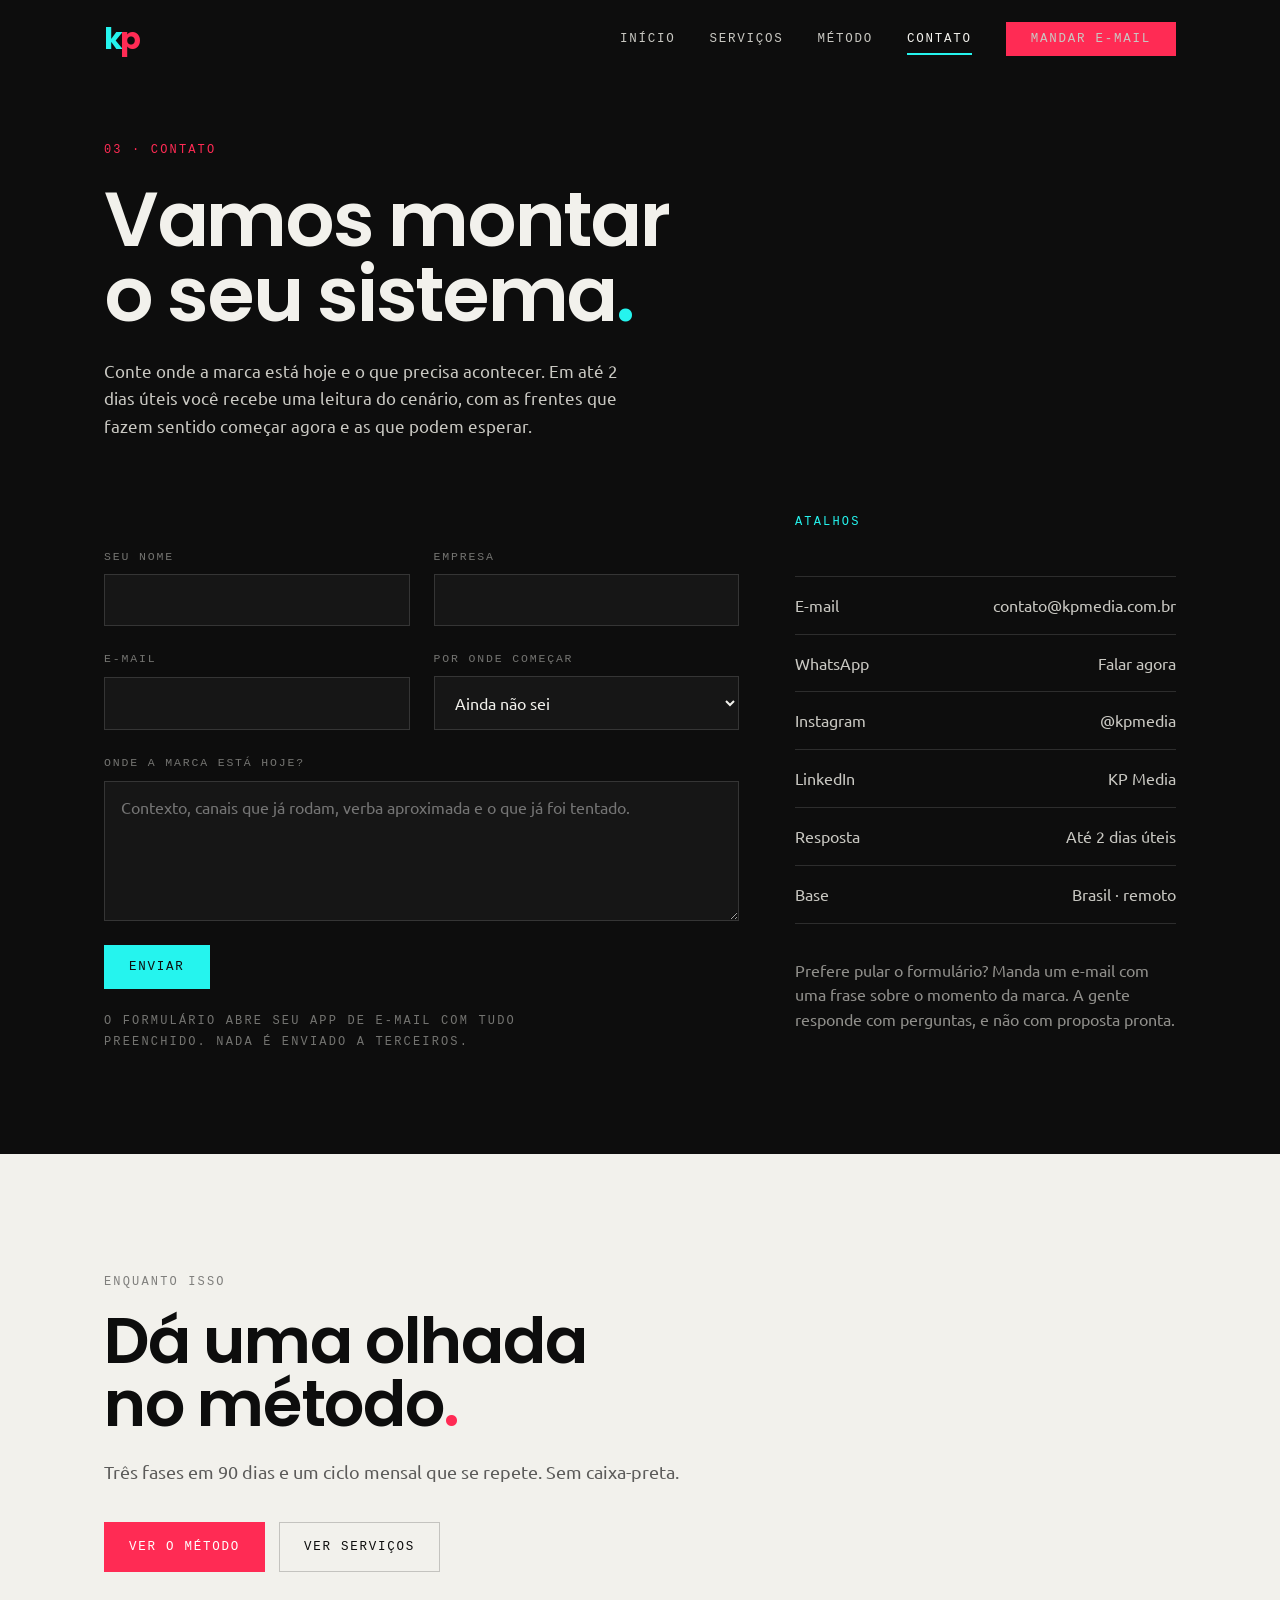
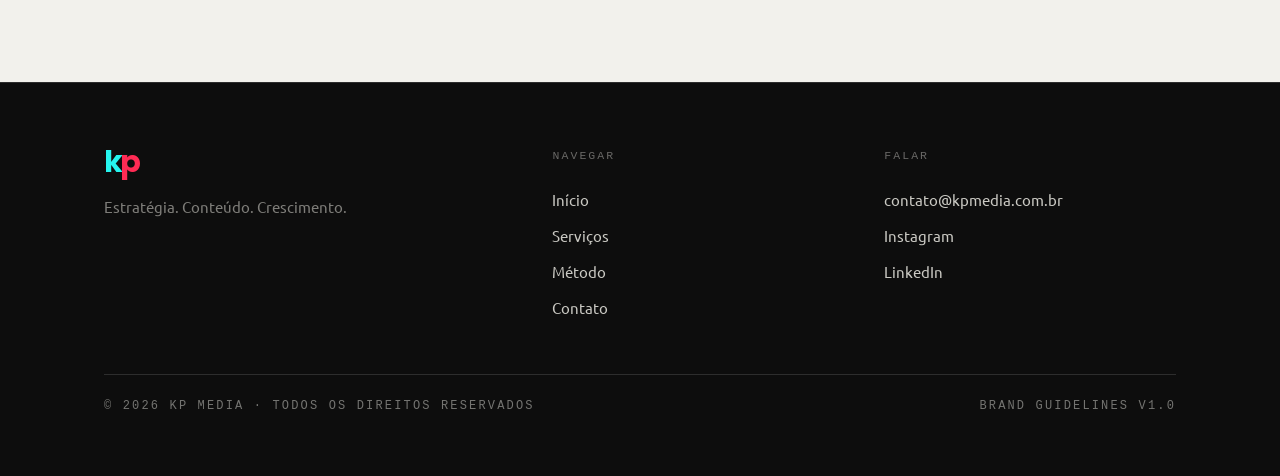
<file: contato.html>
<!DOCTYPE html>
<html lang="pt-BR">
<head>
<meta charset="utf-8">
<meta name="viewport" content="width=device-width, initial-scale=1">
<title>Contato · KP Media</title>
<meta name="description" content="Conte onde a marca está hoje. Em até 2 dias úteis você recebe uma leitura do cenário.">
<meta name="theme-color" content="#0D0D0D">
<link rel="icon" href="data:image/svg+xml,%3Csvg xmlns='http://www.w3.org/2000/svg' viewBox='0 0 32 32'%3E%3Crect width='32' height='32' fill='%230D0D0D'/%3E%3Ctext x='16' y='25' font-family='Poppins,Ubuntu,sans-serif' font-size='30' font-weight='700' fill='%23FF2B54' text-anchor='middle'%3Ep%3C/text%3E%3C/svg%3E">
<link rel="preconnect" href="https://fonts.googleapis.com">
<link rel="preconnect" href="https://fonts.gstatic.com" crossorigin>
<link href="https://fonts.googleapis.com/css2?family=Poppins:wght@500;600;700&family=Ubuntu:wght@400;500&family=Ubuntu+Sans+Mono:wght@400;500&display=swap" rel="stylesheet">
<link rel="stylesheet" href="assets/css/style.css">
<noscript><style>.fx,.fx__marca,.loader,.cursor{display:none!important}.rise{opacity:1;transform:none}.mask>span{transform:none}</style></noscript>
</head>
<body>

<div class="cursor" id="cursor" aria-hidden="true"></div>

<div id="palco">
<header class="nav" id="nav">
  <div class="wrap nav__in">
    <a href="index.html" class="logo" aria-label="KP Media, início"><span class="k">k</span><span class="p">p</span></a>
    <nav class="nav__links" id="menu">
      <a href="index.html">Início</a>
      <a href="servicos.html">Serviços</a>
      <a href="metodo.html">Método</a>
      <a href="contato.html" aria-current="page">Contato</a>
      <a href="mailto:contato@kpmedia.com.br" class="btn btn--rosa" data-magnet><span>Mandar e-mail</span></a>
    </nav>
    <button class="nav__toggle" id="toggle" aria-label="Abrir menu" aria-expanded="false" aria-controls="menu">
      <i></i><i></i><i></i>
    </button>
  </div>
  <span class="nav__prog" id="prog" aria-hidden="true"></span>
</header>

<main>
<section class="hero hero--curto">
  <div class="wrap">
    <span class="label label--rosa">03 · Contato</span>
    <h1 data-hero>
      <span class="mask"><span>Vamos montar</span></span>
      <span class="mask"><span>o seu sistema<span class="dot-c">.</span></span></span>
    </h1>
    <p class="rise" data-delay="2">Conte onde a marca está hoje e o que precisa acontecer. Em até 2 dias úteis você recebe uma leitura do cenário, com as frentes que fazem sentido começar agora e as que podem esperar.</p>
  </div>
</section>

<section class="sec sec--top">
  <div class="wrap contato__grid">
    <div>
      <form class="form rise" id="form" novalidate>
        <div class="field">
          <label for="nome">Seu nome</label>
          <input id="nome" name="nome" type="text" autocomplete="name" required>
        </div>
        <div class="field">
          <label for="empresa">Empresa</label>
          <input id="empresa" name="empresa" type="text" autocomplete="organization">
        </div>
        <div class="field">
          <label for="email">E-mail</label>
          <input id="email" name="email" type="email" autocomplete="email" required>
        </div>
        <div class="field">
          <label for="frente">Por onde começar</label>
          <select id="frente" name="frente">
            <option>Ainda não sei</option>
            <option>Estratégia e marca</option>
            <option>Conteúdo e direção de arte</option>
            <option>Mídia paga</option>
            <option>SEO e GEO</option>
            <option>Landing pages e funil</option>
            <option>E-mail marketing e base</option>
            <option>O sistema inteiro</option>
          </select>
        </div>
        <div class="field field--full">
          <label for="mensagem">Onde a marca está hoje?</label>
          <textarea id="mensagem" name="mensagem" placeholder="Contexto, canais que já rodam, verba aproximada e o que já foi tentado."></textarea>
        </div>
        <div class="form__foot">
          <button type="submit" class="btn btn--ciano" data-magnet><span>Enviar</span></button>
          <span class="form__msg" role="status"></span>
        </div>
      </form>
      <p class="label" style="margin-top:22px;line-height:1.8">O formulário abre seu app de e-mail com tudo preenchido. Nada é enviado a terceiros.</p>
    </div>

    <aside>
      <span class="label label--ciano">Atalhos</span>
      <div class="info rise" data-delay="1">
        <div class="info__row"><span>E-mail</span><a href="mailto:contato@kpmedia.com.br">contato@kpmedia.com.br</a></div>
        <div class="info__row"><span>WhatsApp</span><a href="#" data-no-transition>Falar agora</a></div>
        <div class="info__row"><span>Instagram</span><a href="#" data-no-transition>@kpmedia</a></div>
        <div class="info__row"><span>LinkedIn</span><a href="#" data-no-transition>KP Media</a></div>
        <div class="info__row"><span>Resposta</span><span>Até 2 dias úteis</span></div>
        <div class="info__row"><span>Base</span><span>Brasil · remoto</span></div>
      </div>
      <p style="margin-top:34px;font-size:15.5px;color:rgba(201,200,194,.7)">
        Prefere pular o formulário? Manda um e-mail com uma frase sobre o momento da marca. A gente responde com perguntas, e não com proposta pronta.
      </p>
    </aside>
  </div>
</section>
</main>

<section class="cta">
  <div class="wrap">
    <span class="label rise">Enquanto isso</span>
    <h2 class="rise" data-delay="1" style="margin-top:18px">Dá uma olhada no método<span class="dot-r">.</span></h2>
    <p class="rise" data-delay="2">Três fases em 90 dias e um ciclo mensal que se repete. Sem caixa-preta.</p>
    <div class="cta__row rise" data-delay="3">
      <a href="metodo.html" class="btn btn--rosa" data-magnet><span>Ver o método</span></a>
      <a href="servicos.html" class="btn btn--claro"><span>Ver serviços</span></a>
    </div>
  </div>
</section>

<footer class="ft">
  <div class="wrap">
    <div class="ft__grid">
      <div>
        <span class="logo"><span class="k">k</span><span class="p">p</span></span>
        <p style="margin-top:16px;font-size:15px;color:rgba(201,200,194,.6);max-width:34ch">
          Estratégia. Conteúdo. Crescimento.
        </p>
      </div>
      <div>
        <h4>Navegar</h4>
        <a href="index.html">Início</a>
        <a href="servicos.html">Serviços</a>
        <a href="metodo.html">Método</a>
        <a href="contato.html">Contato</a>
      </div>
      <div>
        <h4>Falar</h4>
        <a href="mailto:contato@kpmedia.com.br">contato@kpmedia.com.br</a>
        <a href="#" data-no-transition>Instagram</a>
        <a href="#" data-no-transition>LinkedIn</a>
      </div>
    </div>
    <div class="ft__bar">
      <span class="label">© 2026 KP Media · Todos os direitos reservados</span>
      <span class="label">Brand guidelines v1.0</span>
    </div>
    <div class="ft__rule" aria-hidden="true"><i></i><i></i><i></i><i></i></div>
  </div>
</footer>
</div><!-- /palco -->

<script src="assets/js/fx.js"></script>
<script src="assets/js/scroll.js"></script>
<script src="assets/js/scrub.js"></script>
<script src="assets/js/main.js"></script>
</body>
</html>
</file>
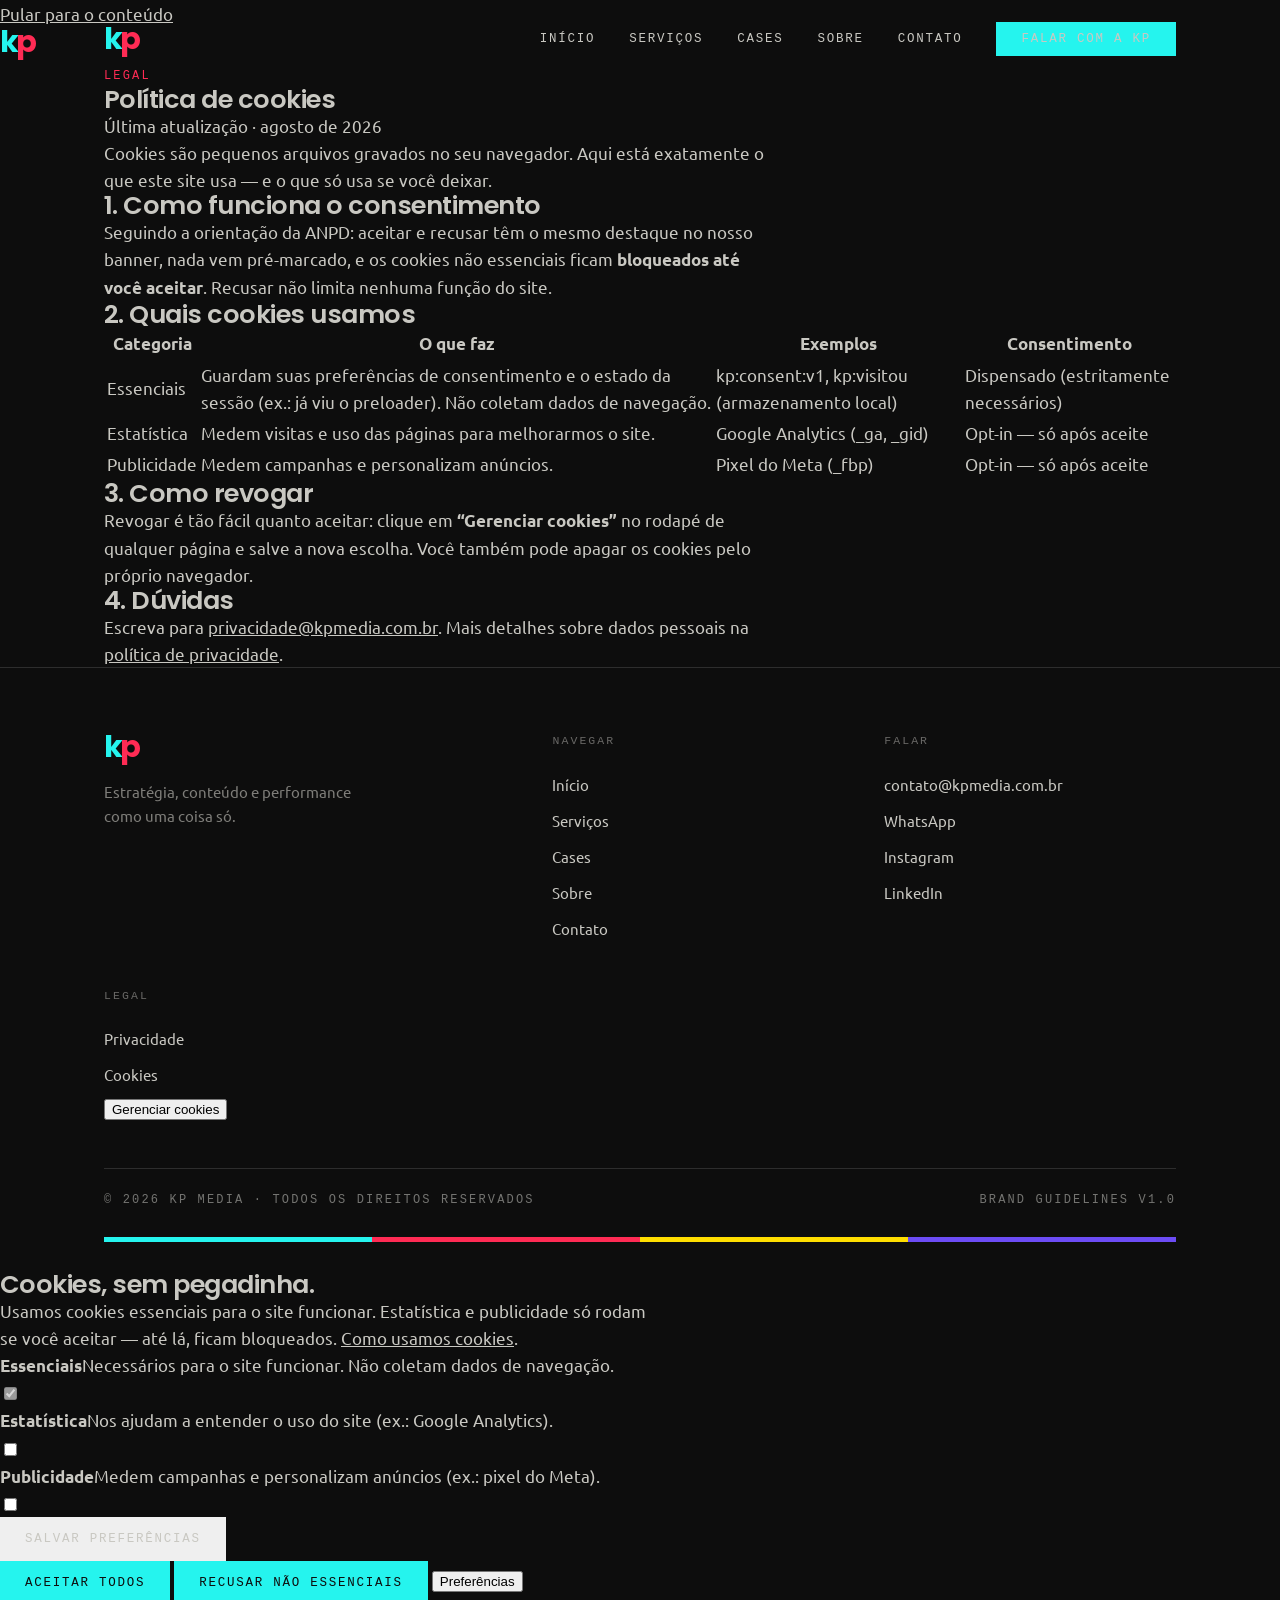
<file: cookies.html>
<!DOCTYPE html>
<html lang="pt-BR">
<head>
<meta charset="utf-8">
<meta name="viewport" content="width=device-width, initial-scale=1">
<title>Política de cookies — KP Media</title>
<meta name="description" content="Quais cookies este site usa, o que fica bloqueado até o seu aceite e como revogar o consentimento a qualquer momento.">
<meta name="theme-color" content="#0D0D0D">
<meta property="og:title" content="Política de cookies — KP Media">
<meta property="og:description" content="Quais cookies este site usa, o que fica bloqueado até o seu aceite e como revogar o consentimento a qualquer momento.">
<meta property="og:type" content="website">
<!-- TROCAR o domínio quando o site for publicado -->
<meta property="og:image" content="https://www.kpmedia.com.br/assets/og/og.png">
<meta property="og:image:width" content="1200">
<meta property="og:image:height" content="630">
<meta name="twitter:card" content="summary_large_image">
<link rel="icon" href="data:image/svg+xml,%3Csvg xmlns='http://www.w3.org/2000/svg' viewBox='0 0 32 32'%3E%3Crect width='32' height='32' fill='%230D0D0D'/%3E%3Ctext x='16' y='25' font-family='Poppins,Ubuntu,sans-serif' font-size='30' font-weight='700' fill='%23FF2B54' text-anchor='middle'%3Ep%3C/text%3E%3C/svg%3E">
<link rel="preconnect" href="https://fonts.googleapis.com">
<link rel="preconnect" href="https://fonts.gstatic.com" crossorigin>
<link href="https://fonts.googleapis.com/css2?family=Poppins:wght@500;600;700&family=Ubuntu:wght@400;500&family=Ubuntu+Sans+Mono:wght@400;500&display=swap" rel="stylesheet">
<link rel="stylesheet" href="assets/css/style.css">
<noscript><style>.curtain,.curtain__mark,.loader,.cursor,.ckbar{display:none!important}.rise{opacity:1;transform:none}.mask>span{transform:none}</style></noscript>
</head>
<body>

<a class="skip-link" href="#conteudo">Pular para o conteúdo</a>

<div class="curtain is-cover" id="curtain" aria-hidden="true"><i></i><i></i><i></i><i></i><i></i></div>
<div class="curtain__mark" aria-hidden="true"><span class="logo"><span class="k">k</span><span class="p">p</span></span></div>
<div class="cursor" id="cursor" aria-hidden="true"></div>

<header class="nav" id="nav">
  <div class="wrap nav__in">
    <a href="index.html" class="logo" aria-label="KP Media — início"><span class="k">k</span><span class="p">p</span></a>
    <nav class="nav__links" id="menu" aria-label="Navegação principal">
      <a href="index.html">Início</a>
      <a href="servicos.html">Serviços</a>
      <a href="cases.html">Cases</a>
      <a href="sobre.html">Sobre</a>
      <a href="contato.html">Contato</a>
      <a href="contato.html" class="btn btn--ciano" data-magnet><span>Falar com a KP</span></a>
    </nav>
    <button class="nav__toggle" id="toggle" aria-label="Abrir menu" aria-expanded="false" aria-controls="menu">
      <i></i><i></i><i></i>
    </button>
  </div>
  <span class="nav__prog" id="prog" aria-hidden="true"></span>
</header>

<main id="conteudo">
<section class="legal">
  <div class="wrap">
    <span class="label label--rosa">Legal</span>
    <h1>Política de cookies</h1>
    <span class="legal__updated">Última atualização · agosto de 2026</span>
    <article>
      <p>Cookies são pequenos arquivos gravados no seu navegador. Aqui está exatamente o que este site usa — e o que só usa se você deixar.</p>

      <h2>1. Como funciona o consentimento</h2>
      <p>Seguindo a orientação da ANPD: aceitar e recusar têm o mesmo destaque no nosso banner, nada vem pré-marcado, e os cookies não essenciais ficam <strong>bloqueados até você aceitar</strong>. Recusar não limita nenhuma função do site.</p>

      <h2>2. Quais cookies usamos</h2>
      <div class="table-wrap">
      <table>
        <tr><th>Categoria</th><th>O que faz</th><th>Exemplos</th><th>Consentimento</th></tr>
        <tr><td>Essenciais</td><td>Guardam suas preferências de consentimento e o estado da sessão (ex.: já viu o preloader). Não coletam dados de navegação.</td><td>kp:consent:v1, kp:visitou (armazenamento local)</td><td>Dispensado (estritamente necessários)</td></tr>
        <tr><td>Estatística</td><td>Medem visitas e uso das páginas para melhorarmos o site.</td><td>Google Analytics (_ga, _gid)</td><td>Opt-in — só após aceite</td></tr>
        <tr><td>Publicidade</td><td>Medem campanhas e personalizam anúncios.</td><td>Pixel do Meta (_fbp)</td><td>Opt-in — só após aceite</td></tr>
      </table>
      </div>

      <h2>3. Como revogar</h2>
      <p>Revogar é tão fácil quanto aceitar: clique em <strong>“Gerenciar cookies”</strong> no rodapé de qualquer página e salve a nova escolha. Você também pode apagar os cookies pelo próprio navegador.</p>

      <h2>4. Dúvidas</h2>
      <p>Escreva para <a href="mailto:privacidade@kpmedia.com.br">privacidade@kpmedia.com.br</a>. Mais detalhes sobre dados pessoais na <a href="privacidade.html">política de privacidade</a>.</p>
    </article>
  </div>
</section>
</main>

<!-- ============================ FOOTER ============================ -->
<footer class="ft">
  <div class="wrap">
    <div class="ft__grid">
      <div>
        <span class="logo"><span class="k">k</span><span class="p">p</span></span>
        <p style="margin-top:16px;font-size:15px;color:rgba(201,200,194,.6);max-width:34ch">
          Estratégia, conteúdo e performance como uma coisa só.
        </p>
      </div>
      <div>
        <h4>Navegar</h4>
        <a href="index.html">Início</a>
        <a href="servicos.html">Serviços</a>
        <a href="cases.html">Cases</a>
        <a href="sobre.html">Sobre</a>
        <a href="contato.html">Contato</a>
      </div>
      <div>
        <h4>Falar</h4>
        <a href="mailto:contato@kpmedia.com.br">contato@kpmedia.com.br</a>
        <a href="#" data-no-transition>WhatsApp</a>
        <a href="#" data-no-transition>Instagram</a>
        <a href="#" data-no-transition>LinkedIn</a>
      </div>
      <div>
        <h4>Legal</h4>
        <a href="privacidade.html">Privacidade</a>
        <a href="cookies.html">Cookies</a>
        <button type="button" data-cookie-prefs>Gerenciar cookies</button>
      </div>
    </div>
    <div class="ft__bar">
      <span class="label">© 2026 KP Media · Todos os direitos reservados</span>
      <!-- TROCAR: razão social e CNPJ reais (item 3 da arquitetura) -->
      <span class="label">Brand guidelines v1.0</span>
    </div>
    <div class="ft__rule" aria-hidden="true"><i></i><i></i><i></i><i></i></div>
  </div>
</footer>

<!-- ============================ COOKIES (LGPD) ============================ -->
<div class="ckbar" id="ckbar" role="dialog" aria-labelledby="ck-title" aria-describedby="ck-desc">
  <h2 id="ck-title">Cookies, sem pegadinha.</h2>
  <p id="ck-desc">Usamos cookies essenciais para o site funcionar. Estatística e publicidade só rodam se você aceitar — até lá, ficam bloqueados. <a href="cookies.html">Como usamos cookies</a>.</p>
  <div class="ckbar__opts" id="ck-opts">
    <div class="ckopt">
      <div><b>Essenciais</b><span>Necessários para o site funcionar. Não coletam dados de navegação.</span></div>
      <input type="checkbox" checked disabled aria-label="Cookies essenciais (sempre ativos)">
    </div>
    <div class="ckopt">
      <div><b>Estatística</b><span>Nos ajudam a entender o uso do site (ex.: Google Analytics).</span></div>
      <input type="checkbox" id="ck-analytics" aria-label="Permitir cookies de estatística">
    </div>
    <div class="ckopt">
      <div><b>Publicidade</b><span>Medem campanhas e personalizam anúncios (ex.: pixel do Meta).</span></div>
      <input type="checkbox" id="ck-ads" aria-label="Permitir cookies de publicidade">
    </div>
    <div class="ckbar__row">
      <button type="button" class="btn btn--ghost" id="ck-save"><span>Salvar preferências</span></button>
    </div>
  </div>
  <div class="ckbar__row">
    <button type="button" class="btn btn--ciano" id="ck-accept"><span>Aceitar todos</span></button>
    <button type="button" class="btn btn--ciano" id="ck-reject"><span>Recusar não essenciais</span></button>
    <button type="button" class="ckbar__pref" id="ck-pref" aria-expanded="false" aria-controls="ck-opts">Preferências</button>
  </div>
</div>

<script defer src="assets/vendor/gsap.min.js"></script>
<script defer src="assets/vendor/ScrollTrigger.min.js"></script>
<script defer src="assets/vendor/SplitText.min.js"></script>
<script defer src="assets/vendor/lenis.min.js"></script>
<script defer src="assets/js/main.js"></script>
</body>
</html>
</file>
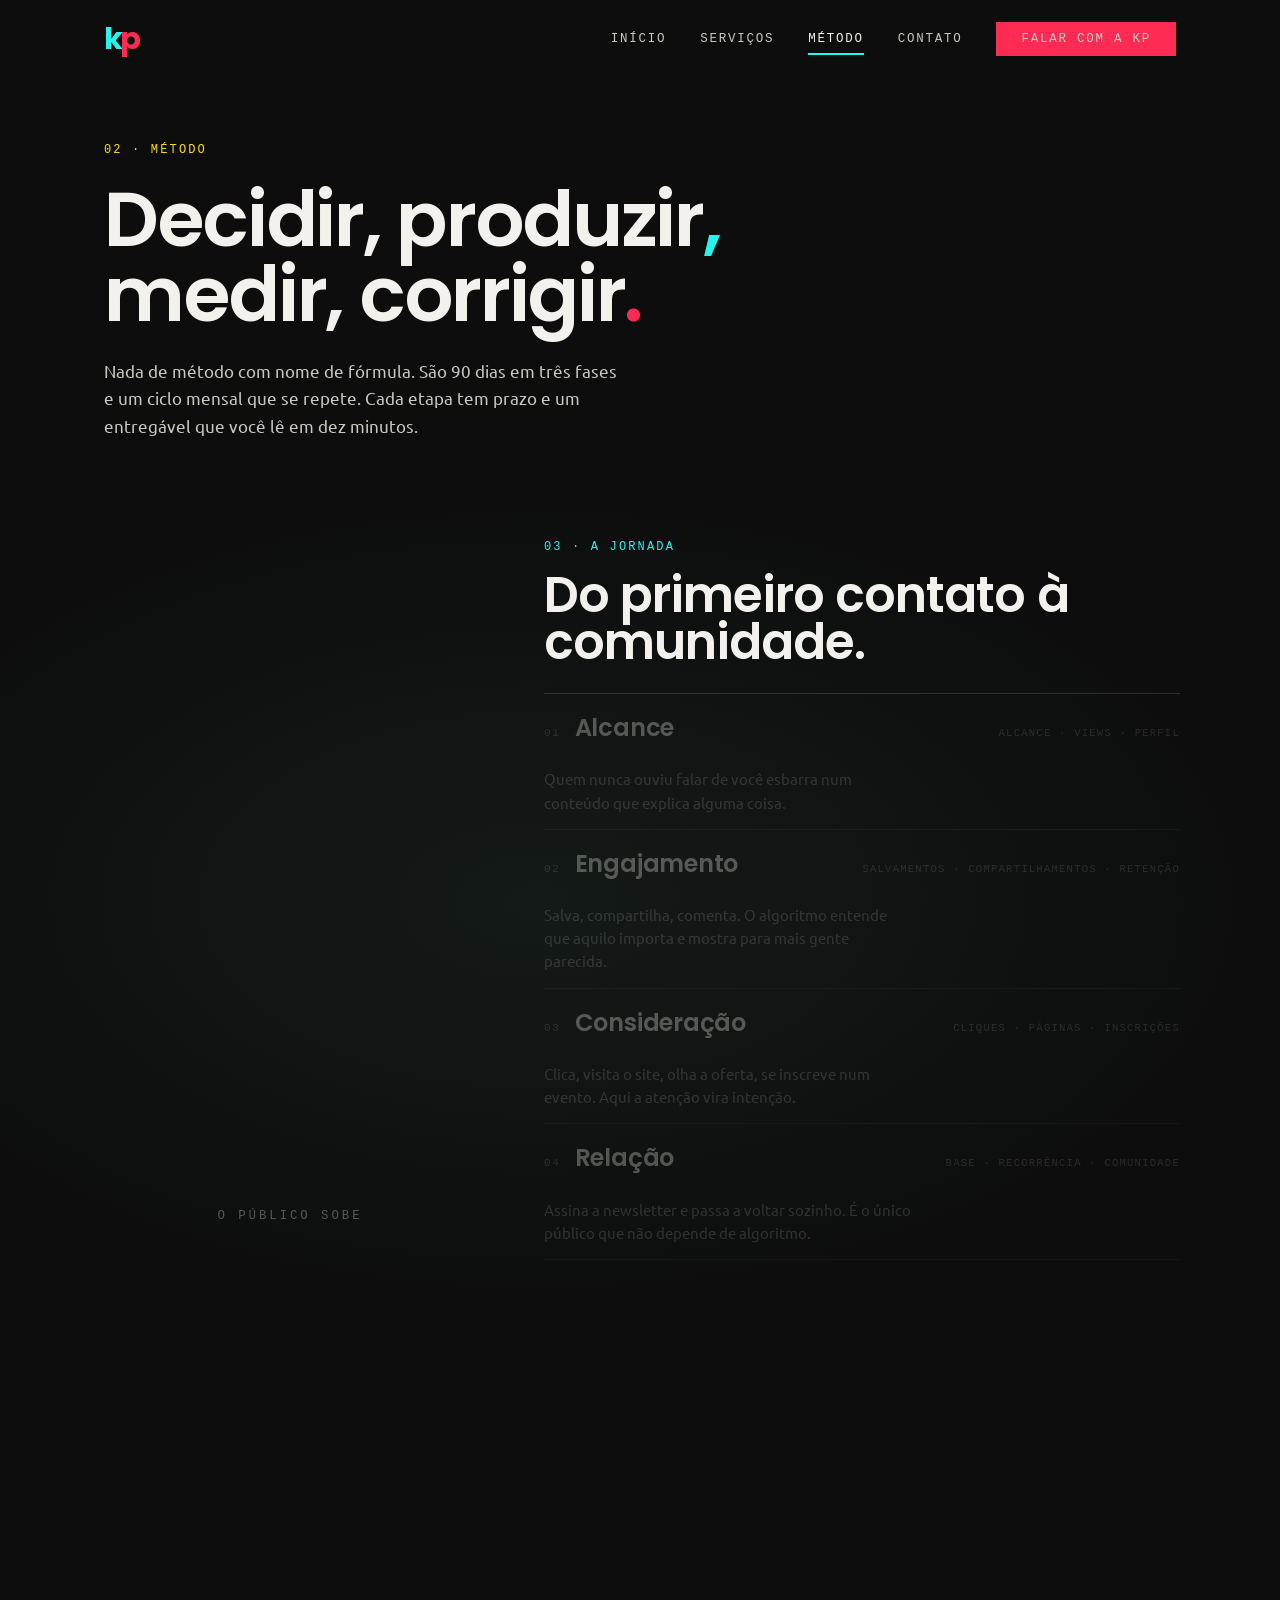
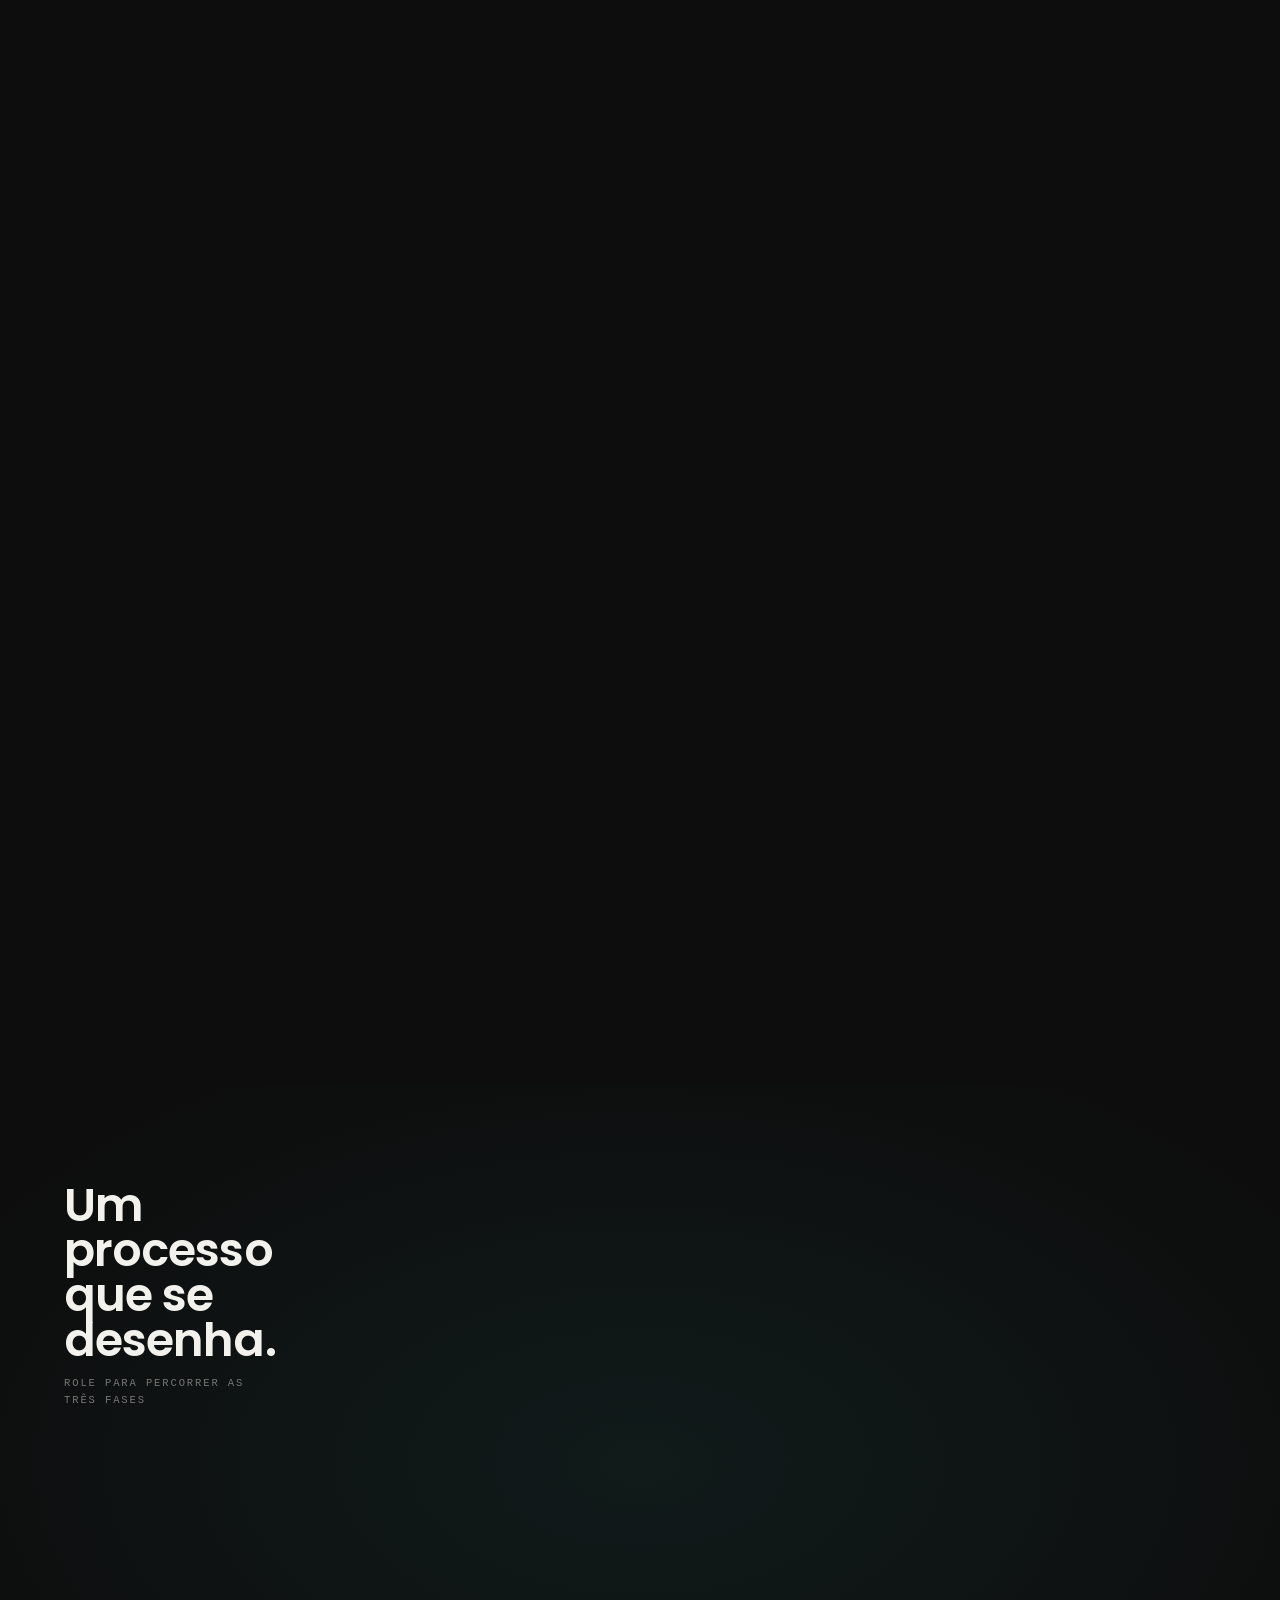
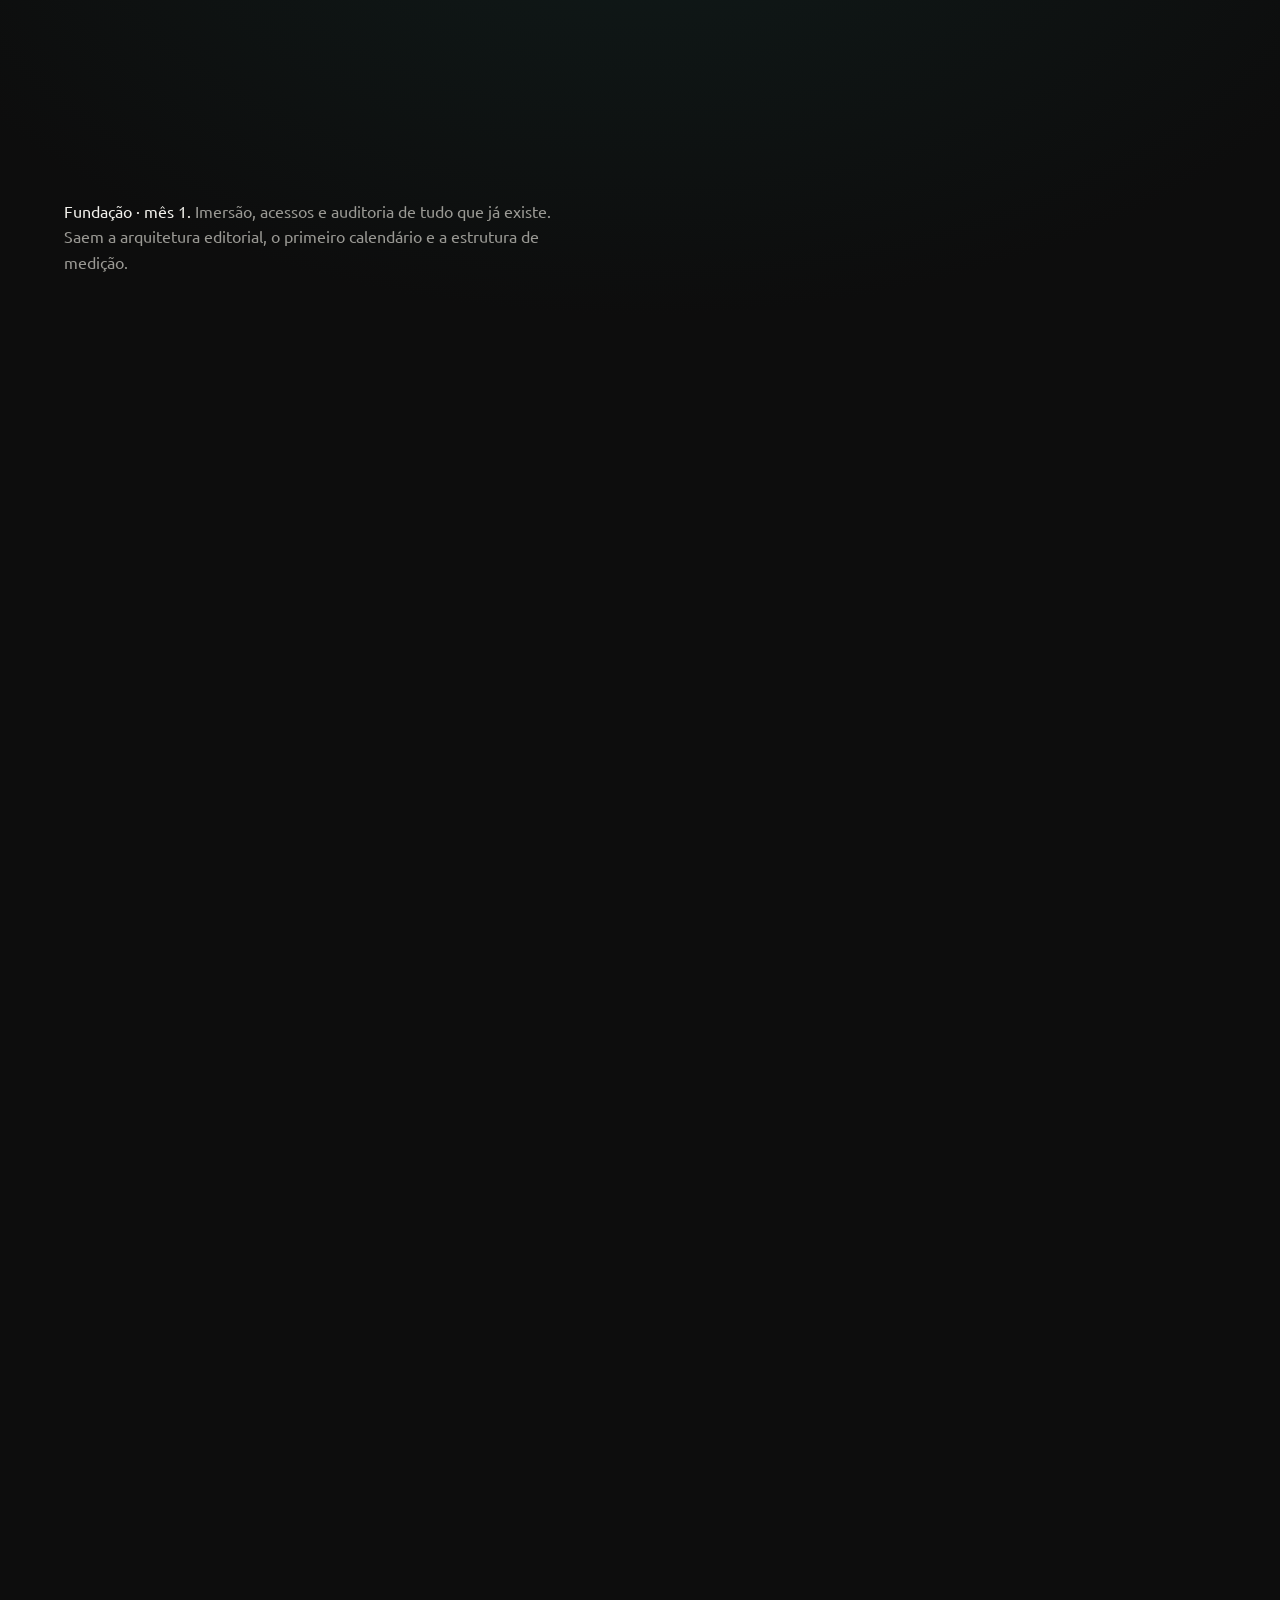
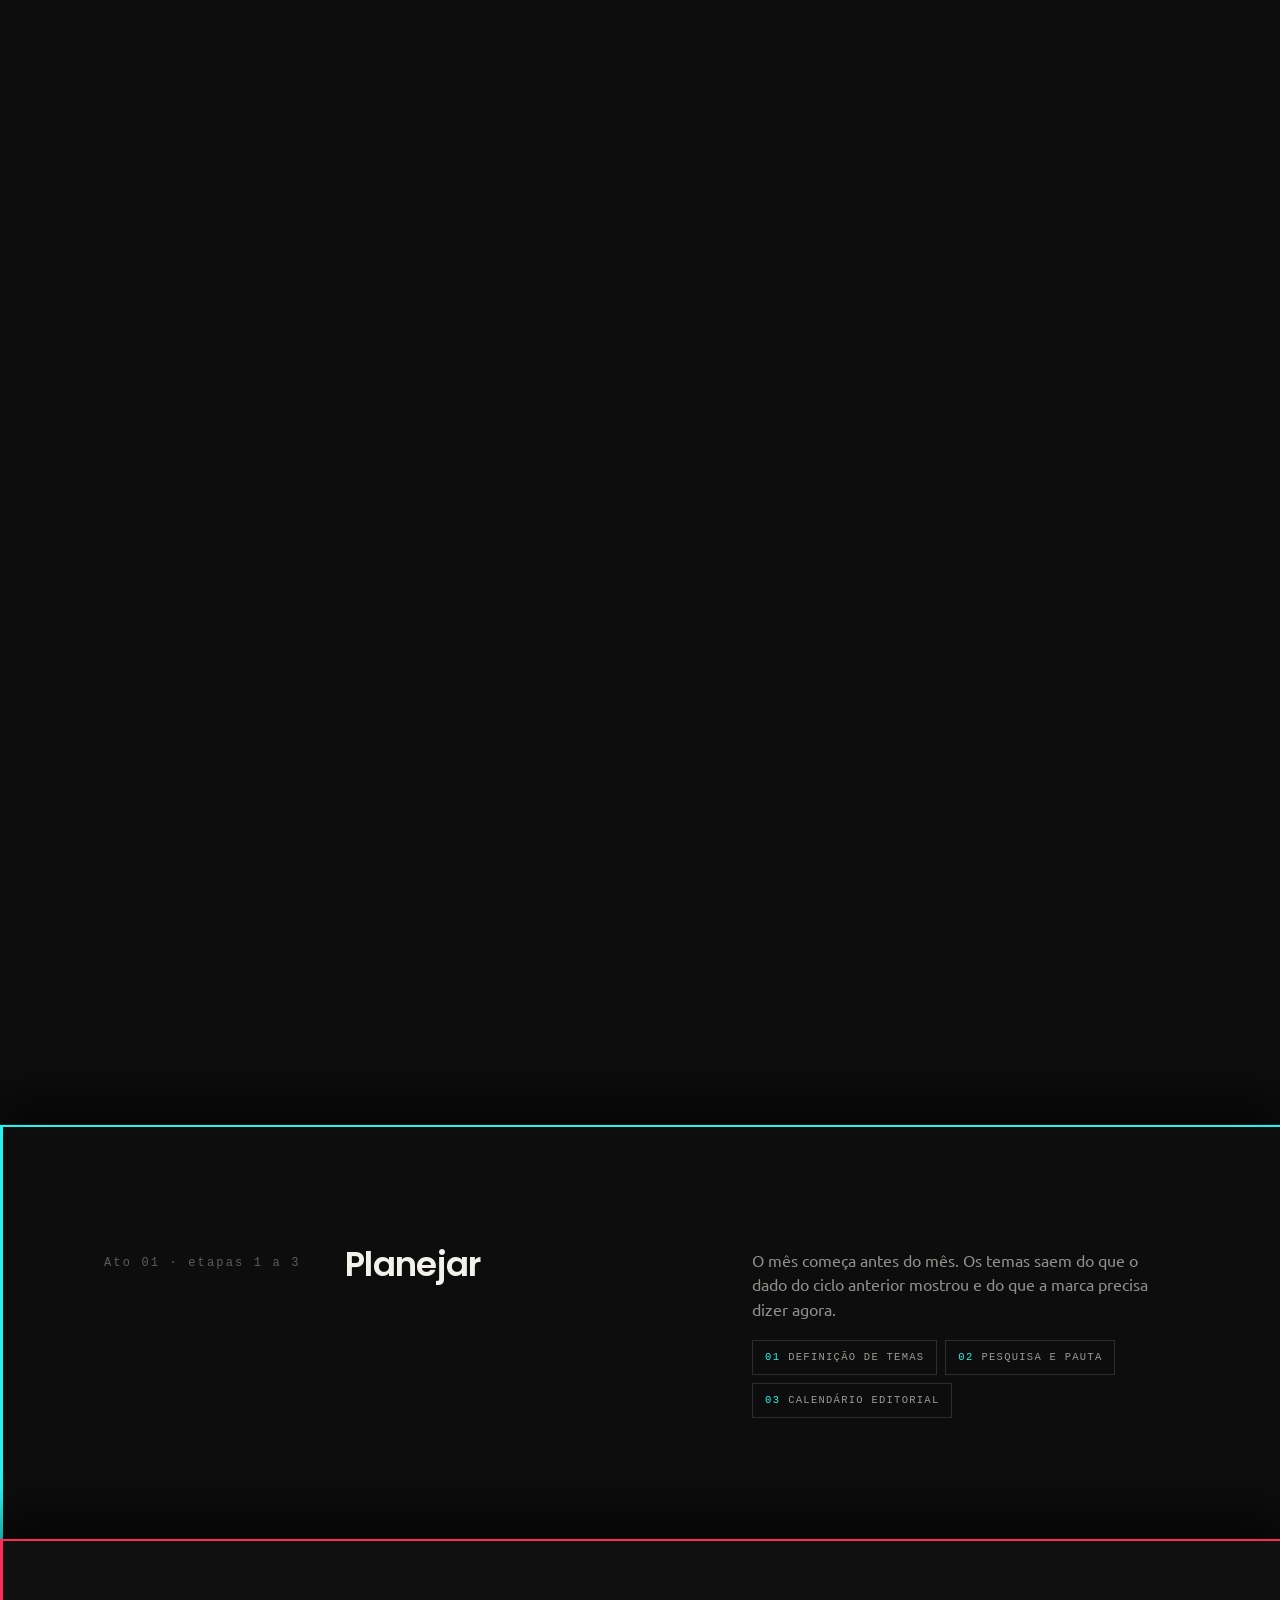
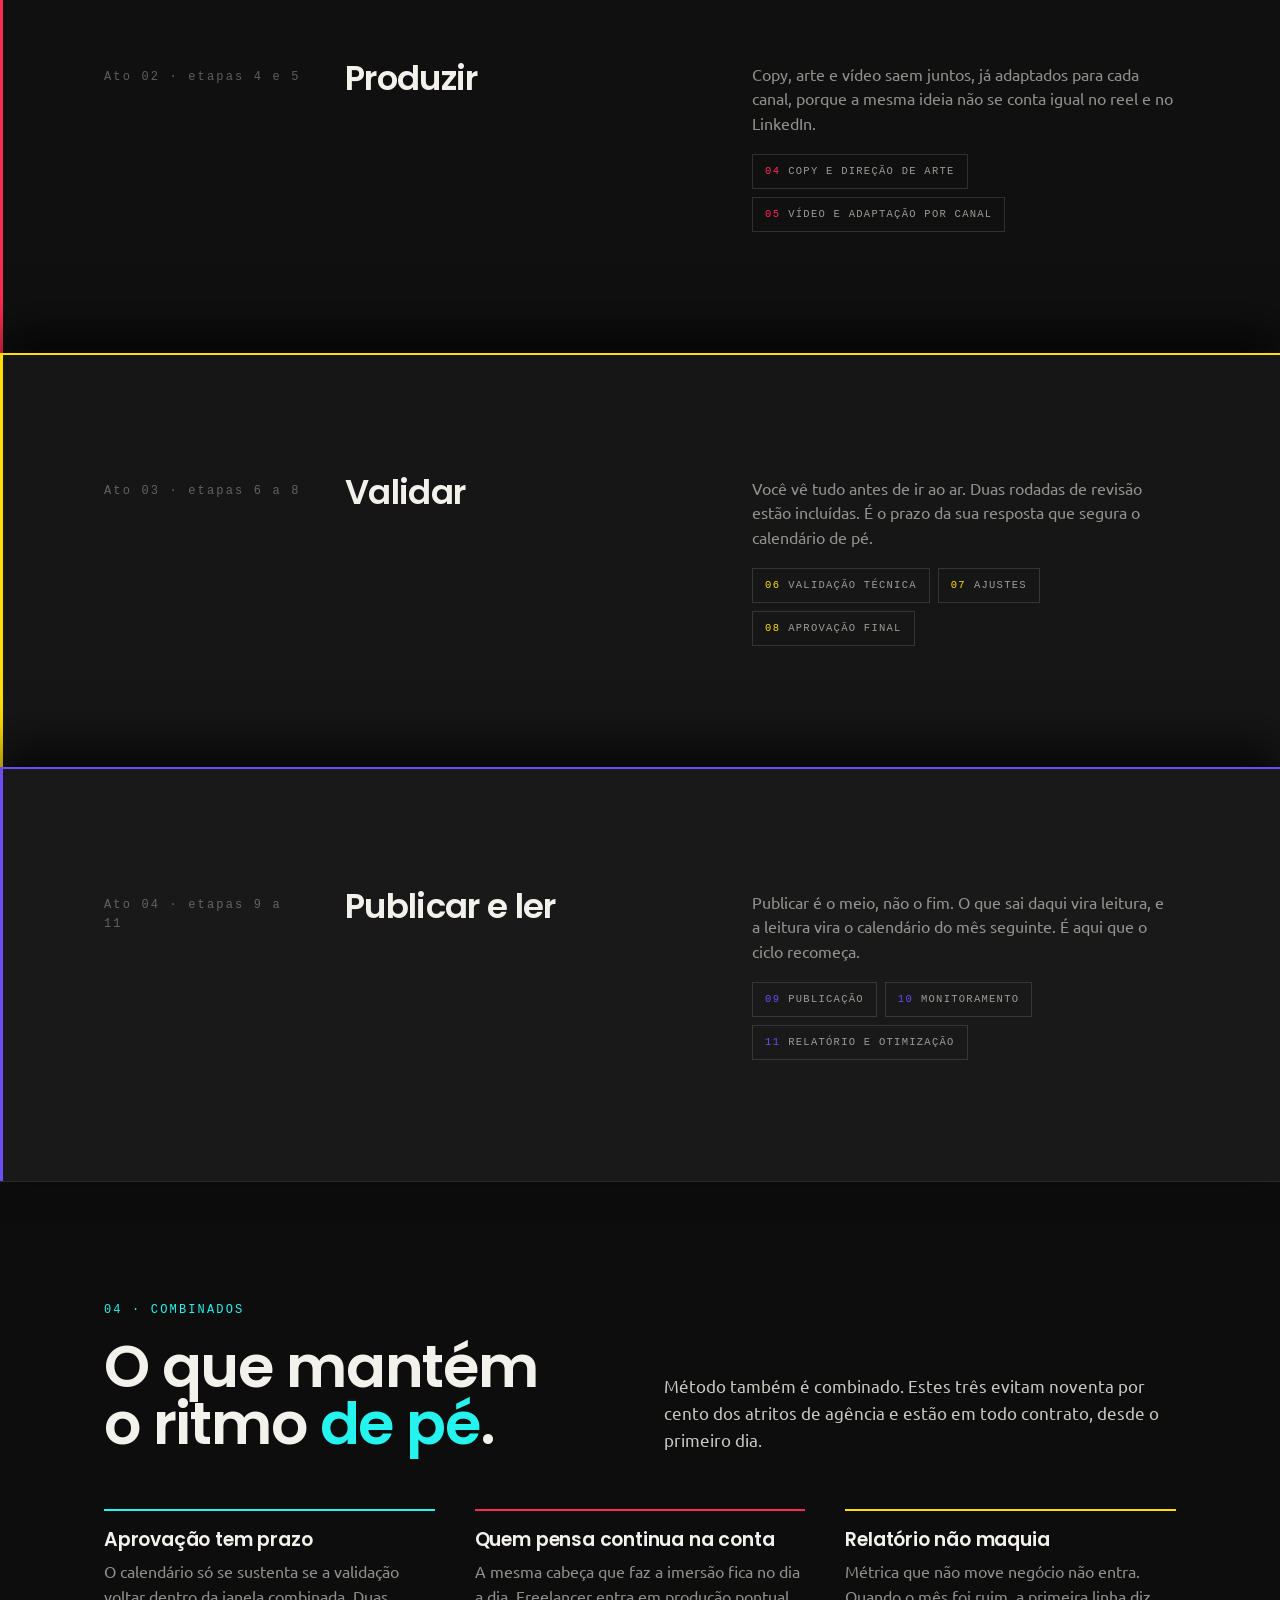
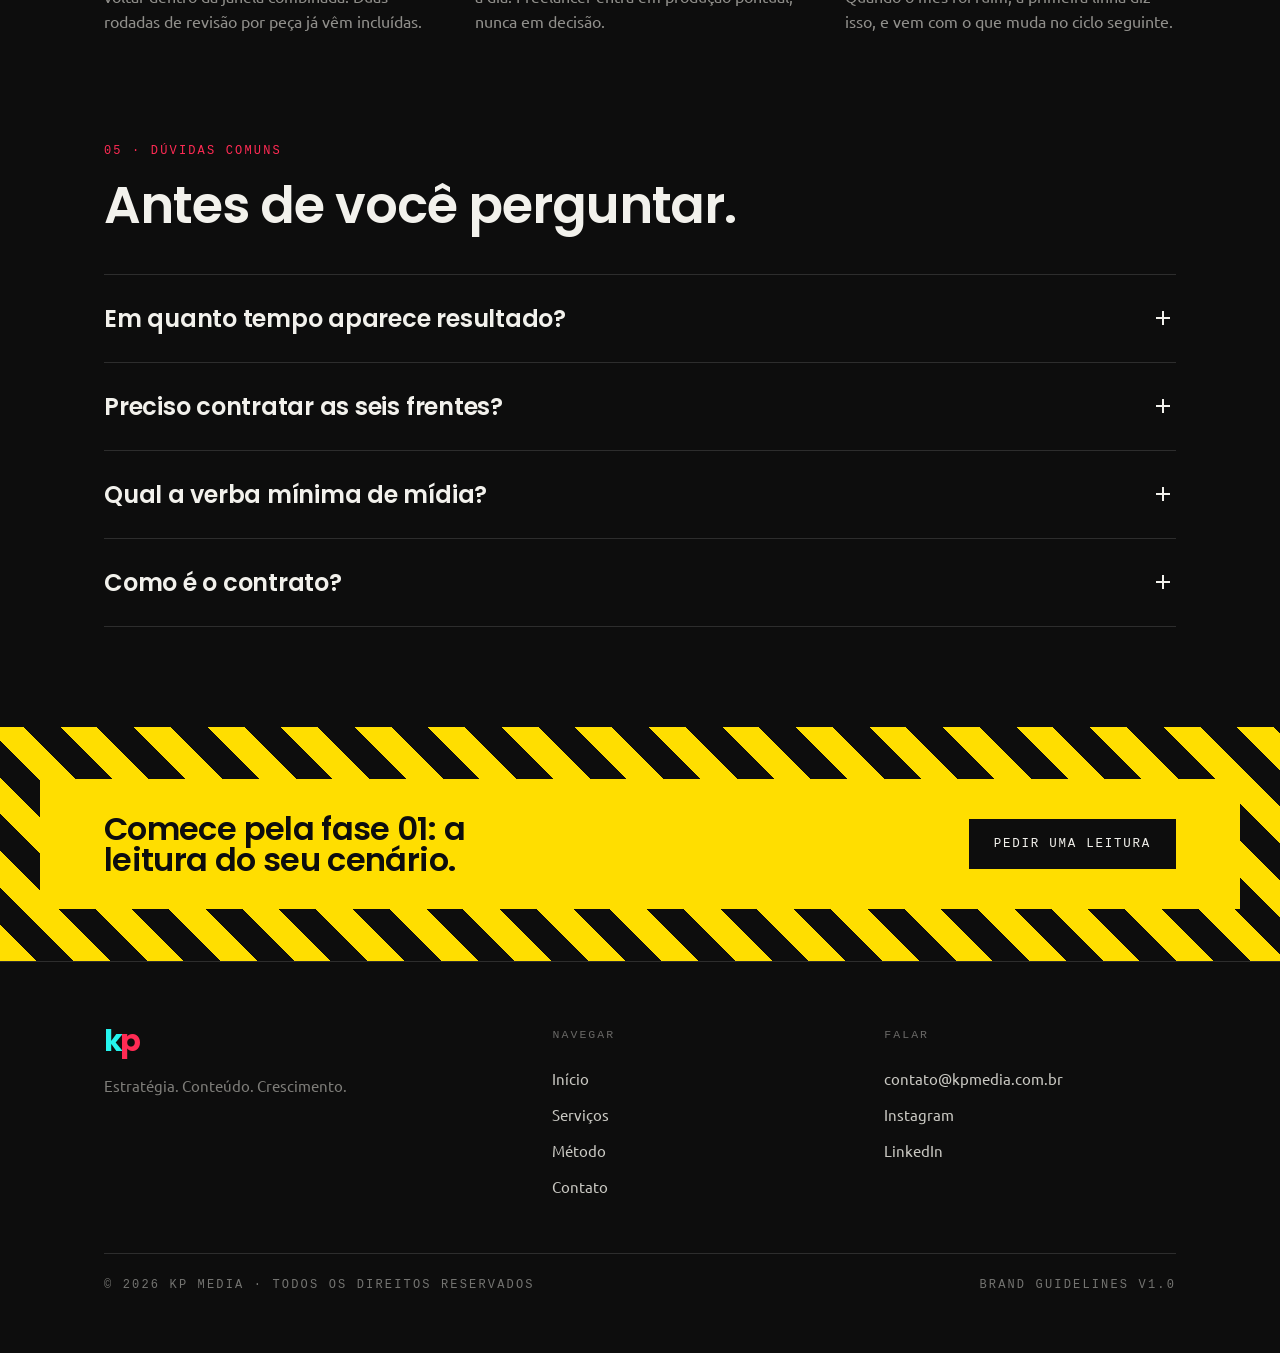
<file: metodo.html>
<!DOCTYPE html>
<html lang="pt-BR">
<head>
<meta charset="utf-8">
<meta name="viewport" content="width=device-width, initial-scale=1">
<title>Método · KP Media</title>
<meta name="description" content="90 dias em três fases e um ciclo mensal: como a KP Media sai da conversa para a operação.">
<meta name="theme-color" content="#0D0D0D">
<link rel="icon" href="data:image/svg+xml,%3Csvg xmlns='http://www.w3.org/2000/svg' viewBox='0 0 32 32'%3E%3Crect width='32' height='32' fill='%230D0D0D'/%3E%3Ctext x='16' y='25' font-family='Poppins,Ubuntu,sans-serif' font-size='30' font-weight='700' fill='%23FF2B54' text-anchor='middle'%3Ep%3C/text%3E%3C/svg%3E">
<link rel="preconnect" href="https://fonts.googleapis.com">
<link rel="preconnect" href="https://fonts.gstatic.com" crossorigin>
<link href="https://fonts.googleapis.com/css2?family=Poppins:wght@500;600;700&family=Ubuntu:wght@400;500&family=Ubuntu+Sans+Mono:wght@400;500&display=swap" rel="stylesheet">
<link rel="stylesheet" href="assets/css/style.css">
<noscript><style>.fx,.fx__marca,.loader,.cursor{display:none!important}.rise{opacity:1;transform:none}.mask>span{transform:none}</style></noscript>
</head>
<body>

<div class="cursor" id="cursor" aria-hidden="true"></div>

<div id="palco">
<header class="nav" id="nav">
  <div class="wrap nav__in">
    <a href="index.html" class="logo" aria-label="KP Media, início"><span class="k">k</span><span class="p">p</span></a>
    <nav class="nav__links" id="menu">
      <a href="index.html">Início</a>
      <a href="servicos.html">Serviços</a>
      <a href="metodo.html" aria-current="page">Método</a>
      <a href="contato.html">Contato</a>
      <a href="contato.html" class="btn btn--rosa" data-magnet><span>Falar com a KP</span></a>
    </nav>
    <button class="nav__toggle" id="toggle" aria-label="Abrir menu" aria-expanded="false" aria-controls="menu">
      <i></i><i></i><i></i>
    </button>
  </div>
  <span class="nav__prog" id="prog" aria-hidden="true"></span>
</header>

<main>
<section class="hero hero--curto">
  <div class="wrap">
    <span class="label label--amarelo">02 · Método</span>
    <h1 data-hero>
      <span class="mask"><span>Decidir, produzir<span class="dot-c">,</span></span></span>
      <span class="mask"><span>medir, corrigir<span class="dot-r">.</span></span></span>
    </h1>
    <p class="rise" data-delay="2">Nada de método com nome de fórmula. São 90 dias em três fases e um ciclo mensal que se repete. Cada etapa tem prazo e um entregável que você lê em dez minutos.</p>
  </div>
</section>

<!-- ============================ A JORNADA (montagem por camadas) ============================ -->
<section class="scrub jornada" aria-label="Da descoberta à comunidade">
  <div class="scrub__track">
    <div class="scrub__stage">
      <div class="jornada__in">
        <svg viewBox="0 0 360 560" role="img" aria-label="As quatro etapas da jornada do público, empilhadas">
          <defs>
            <clipPath id="jVaso"><path d="M60 500 L60 60 L236 60 L300 124 L300 500 Z"/></clipPath>
            <clipPath id="jNivel"><rect class="j-nivel" x="40" y="500" width="280" height="500"/></clipPath>
          </defs>
          <g clip-path="url(#jVaso)">
            <g clip-path="url(#jNivel)">
              <rect class="j-faixa--1" x="52" y="390" width="256" height="110"/>
              <rect class="j-faixa--2" x="52" y="280" width="256" height="110"/>
              <rect class="j-faixa--3" x="52" y="170" width="256" height="110"/>
              <rect class="j-faixa--4" x="52" y="52"  width="256" height="118"/>
              <path class="j-corte" d="M52 390 H308 M52 280 H308 M52 170 H308"/>
            </g>
          </g>
          <path class="j-vaso" d="M60 500 L60 60 L236 60 L300 124 L300 500 Z"/>
          <text class="j-rot" x="180" y="538" text-anchor="middle">O público sobe</text>
        </svg>

        <div class="jornada__lado">
          <span class="label label--ciano">03 · A jornada</span>
          <h2>Do primeiro contato à comunidade.</h2>
          <ul class="jornada__lista">
          <li>
            <b>01</b><strong>Alcance</strong><span>alcance · views · perfil</span>
            <p>Quem nunca ouviu falar de você esbarra num conteúdo que explica alguma coisa.</p>
          </li>
          <li>
            <b>02</b><strong>Engajamento</strong><span>salvamentos · compartilhamentos · retenção</span>
            <p>Salva, compartilha, comenta. O algoritmo entende que aquilo importa e mostra para mais gente parecida.</p>
          </li>
          <li>
            <b>03</b><strong>Consideração</strong><span>cliques · páginas · inscrições</span>
            <p>Clica, visita o site, olha a oferta, se inscreve num evento. Aqui a atenção vira intenção.</p>
          </li>
          <li>
            <b>04</b><strong>Relação</strong><span>base · recorrência · comunidade</span>
            <p>Assina a newsletter e passa a voltar sozinho. É o único público que não depende de algoritmo.</p>
          </li>
          </ul>
          <div class="jornada__fecho">
            <q>Conteúdo não é o destino. É a porta de entrada.</q>
          </div>
        </div>
      </div>
    </div>
  </div>
</section>

<!-- ============================ PIPELINE (o processo se desenha) ============================ -->
<section class="scrub pipe" aria-label="O processo em quatro nós">
  <div class="scrub__track">
    <div class="scrub__stage">
      <div class="cabeca">
        <h2>Um processo que se desenha.</h2>
        <p>Role para percorrer as três fases</p>
      </div>
      <svg viewBox="0 0 1080 320" role="img" aria-label="Fundação, Ritmo, Inteligência e Ciclo">
        <path class="conn" d="M186 150 C 260 150 280 150 354 150"/>
        <path class="conn" d="M446 150 C 520 150 540 150 614 150"/>
        <path class="conn" d="M706 150 C 780 150 800 150 874 150"/>
        <g class="node"><circle cx="140" cy="150" r="46"/><text class="idx" x="140" y="128">01</text><text class="ttl" x="140" y="158">Fundação</text></g>
        <g class="node"><circle cx="400" cy="150" r="46"/><text class="idx" x="400" y="128">02</text><text class="ttl" x="400" y="158">Ritmo</text></g>
        <g class="node"><circle cx="660" cy="150" r="46"/><text class="idx" x="660" y="128">03</text><text class="ttl" x="660" y="158">Inteligência</text></g>
        <g class="node"><circle cx="920" cy="150" r="46"/><text class="idx" x="920" y="128">04</text><text class="ttl" x="920" y="158">Ciclo ↻</text></g>
        <g class="chip"><rect x="62" y="226" width="156" height="30"/><text x="140" y="245">no ar em 15 dias</text></g>
        <g class="chip"><rect x="318" y="226" width="164" height="30"/><text x="400" y="245">calendário cheio</text></g>
        <g class="chip"><rect x="574" y="226" width="172" height="30"/><text x="660" y="245">séries e dados</text></g>
        <g class="chip"><rect x="830" y="226" width="180" height="30"/><text x="920" y="245">relatório mensal</text></g>
      </svg>
      <div class="pipe__legenda">
        <p class="on"><b>Fundação · mês 1.</b> Imersão, acessos e auditoria de tudo que já existe. Saem a arquitetura editorial, o primeiro calendário e a estrutura de medição.</p>
        <p><b>Ritmo · mês 2.</b> A operação entra em velocidade de cruzeiro: calendário cheio, produção rodando e a base começando a crescer.</p>
        <p><b>Inteligência · mês 3.</b> Os primeiros padrões aparecem: temas que puxam, formatos que seguram, dúvidas que se repetem.</p>
        <p><b>Ciclo · daí em diante.</b> O processo mensal se repete e melhora. Estratégia não é documento de uma vez só.</p>
      </div>
    </div>
  </div>
</section>

<section class="steps pilha">
  <div class="step">
    <div class="wrap step__in">
      <span class="step__n">Ato 01 · etapas 1 a 3</span>
      <h3>Planejar</h3>
      <div>
        <p>O mês começa antes do mês. Os temas saem do que o dado do ciclo anterior mostrou e do que a marca precisa dizer agora.</p>
        <ul class="ciclo__etapas">
          <li><b>01</b> Definição de temas</li>
          <li><b>02</b> Pesquisa e pauta</li>
          <li><b>03</b> Calendário editorial</li>
        </ul>
      </div>
    </div>
  </div>
  <div class="step">
    <div class="wrap step__in">
      <span class="step__n">Ato 02 · etapas 4 e 5</span>
      <h3>Produzir</h3>
      <div>
        <p>Copy, arte e vídeo saem juntos, já adaptados para cada canal, porque a mesma ideia não se conta igual no reel e no LinkedIn.</p>
        <ul class="ciclo__etapas">
          <li><b>04</b> Copy e direção de arte</li>
          <li><b>05</b> Vídeo e adaptação por canal</li>
        </ul>
      </div>
    </div>
  </div>
  <div class="step">
    <div class="wrap step__in">
      <span class="step__n">Ato 03 · etapas 6 a 8</span>
      <h3>Validar</h3>
      <div>
        <p>Você vê tudo antes de ir ao ar. Duas rodadas de revisão estão incluídas. É o prazo da sua resposta que segura o calendário de pé.</p>
        <ul class="ciclo__etapas">
          <li><b>06</b> Validação técnica</li>
          <li><b>07</b> Ajustes</li>
          <li><b>08</b> Aprovação final</li>
        </ul>
      </div>
    </div>
  </div>
  <div class="step">
    <div class="wrap step__in">
      <span class="step__n">Ato 04 · etapas 9 a 11</span>
      <h3>Publicar e ler</h3>
      <div>
        <p>Publicar é o meio, não o fim. O que sai daqui vira leitura, e a leitura vira o calendário do mês seguinte. É aqui que o ciclo recomeça.</p>
        <ul class="ciclo__etapas">
          <li><b>09</b> Publicação</li>
          <li><b>10</b> Monitoramento</li>
          <li><b>11</b> Relatório e otimização</li>
        </ul>
      </div>
    </div>
  </div>
</section>

<section class="sec">
  <div class="wrap">
    <div class="sec__head rise">
      <div>
        <span class="label label--ciano">04 · Combinados</span>
        <h2 style="margin-top:18px">O que mantém<br>o ritmo <em>de pé</em>.</h2>
      </div>
      <p>Método também é combinado. Estes três evitam noventa por cento dos atritos de agência e estão em todo contrato, desde o primeiro dia.</p>
    </div>

    <div class="pillars__grid">
      <div class="pillar rise">
        <h3>Aprovação tem prazo</h3>
        <p>O calendário só se sustenta se a validação voltar dentro da janela combinada. Duas rodadas de revisão por peça já vêm incluídas.</p>
      </div>
      <div class="pillar rise" data-delay="1">
        <h3>Quem pensa continua na conta</h3>
        <p>A mesma cabeça que faz a imersão fica no dia a dia. Freelancer entra em produção pontual, nunca em decisão.</p>
      </div>
      <div class="pillar rise" data-delay="2">
        <h3>Relatório não maquia</h3>
        <p>Métrica que não move negócio não entra. Quando o mês foi ruim, a primeira linha diz isso, e vem com o que muda no ciclo seguinte.</p>
      </div>
    </div>
  </div>
</section>

<section class="sec sec--top">
  <div class="wrap">
    <span class="label label--rosa rise">05 · Dúvidas comuns</span>
    <h2 class="rise" style="margin:18px 0 44px;font-size:clamp(30px,4vw,52px);color:var(--off)">Antes de você perguntar.</h2>
    <div class="acc rise" data-delay="1">
      <div class="acc__item">
        <h3><button class="acc__btn" aria-expanded="false">Em quanto tempo aparece resultado?</button></h3>
        <div class="acc__panel"><div>
          <p>Depende da frente. Mídia paga dá sinal em três a quatro semanas, tempo de aprender com os primeiros testes. Conteúdo e marca mostram tendência em um trimestre. SEO e GEO trabalham em meses, não em semanas. A gente combina qual sinal olhar em cada janela para ninguém tomar decisão no escuro.</p>
        </div></div>
      </div>
      <div class="acc__item">
        <h3><button class="acc__btn" aria-expanded="false">Preciso contratar as seis frentes?</button></h3>
        <div class="acc__panel"><div>
          <p>Não. Quase ninguém começa com tudo. O normal é entrar por onde está o gargalo e ir abrindo conforme a operação sustenta. Se você já tem time interno em alguma frente, a KP entra nas outras com a mesma leitura e alinha todo mundo no mesmo ritual. O que não funciona é frente isolada, com meta própria, sem falar com as demais.</p>
        </div></div>
      </div>
      <div class="acc__item">
        <h3><button class="acc__btn" aria-expanded="false">Qual a verba mínima de mídia?</button></h3>
        <div class="acc__panel"><div>
          <p>Depende do mercado, mas abaixo de um certo piso a conta não sai do ruído: os testes não ganham volume para concluir nada. Na leitura inicial a gente diz se a verba sustenta o plano ou se o primeiro passo é outro. Às vezes é arrumar a landing antes de comprar clique. A verba de mídia é sempre à parte e paga direto na plataforma.</p>
        </div></div>
      </div>
      <div class="acc__item">
        <h3><button class="acc__btn" aria-expanded="false">Como é o contrato?</button></h3>
        <div class="acc__panel"><div>
          <p>O setup estratégico é projeto único. A gestão é mensal, com um mínimo inicial para dar tempo de o ciclo mostrar resultado, e segue renovável com aviso de 30 dias. Projetos pontuais (site, campanha, CRM, automações) entram fechados, com começo, meio e fim.</p>
        </div></div>
      </div>
    </div>
  </div>
</section>
</main>

<section class="stripe">
  <div class="stripe__in">
    <h3>Comece pela fase 01: a leitura do seu cenário.</h3>
    <a href="contato.html" class="btn btn--preto" data-magnet><span>Pedir uma leitura</span></a>
  </div>
</section>

<footer class="ft">
  <div class="wrap">
    <div class="ft__grid">
      <div>
        <span class="logo"><span class="k">k</span><span class="p">p</span></span>
        <p style="margin-top:16px;font-size:15px;color:rgba(201,200,194,.6);max-width:34ch">
          Estratégia. Conteúdo. Crescimento.
        </p>
      </div>
      <div>
        <h4>Navegar</h4>
        <a href="index.html">Início</a>
        <a href="servicos.html">Serviços</a>
        <a href="metodo.html">Método</a>
        <a href="contato.html">Contato</a>
      </div>
      <div>
        <h4>Falar</h4>
        <a href="mailto:contato@kpmedia.com.br">contato@kpmedia.com.br</a>
        <a href="#" data-no-transition>Instagram</a>
        <a href="#" data-no-transition>LinkedIn</a>
      </div>
    </div>
    <div class="ft__bar">
      <span class="label">© 2026 KP Media · Todos os direitos reservados</span>
      <span class="label">Brand guidelines v1.0</span>
    </div>
    <div class="ft__rule" aria-hidden="true"><i></i><i></i><i></i><i></i></div>
  </div>
</footer>
</div><!-- /palco -->

<script src="assets/js/fx.js"></script>
<script src="assets/js/scroll.js"></script>
<script src="assets/js/scrub.js"></script>
<script src="assets/js/main.js"></script>
</body>
</html>
</file>
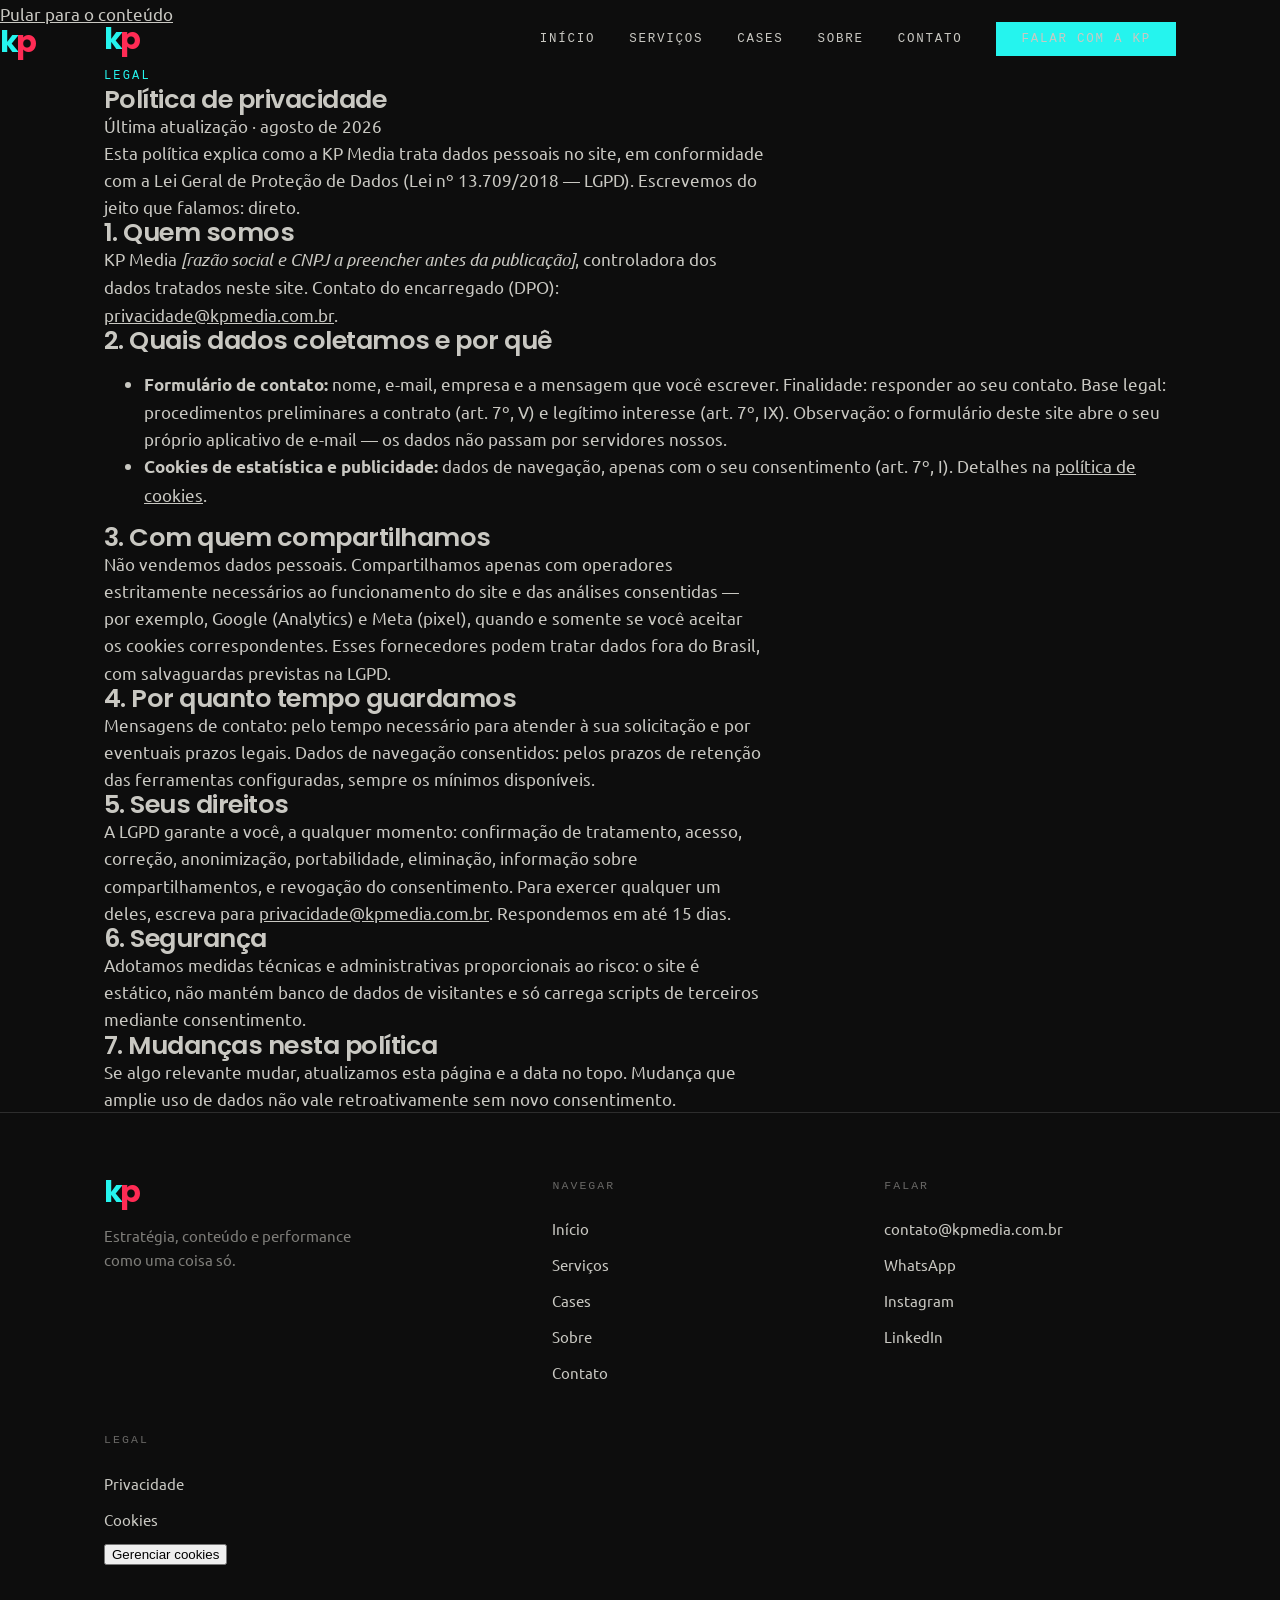
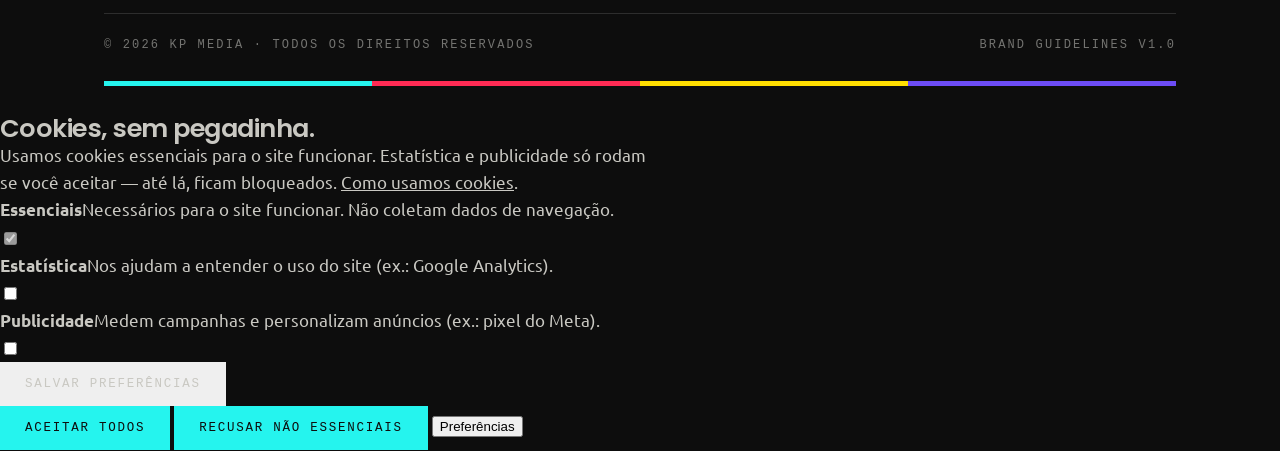
<file: privacidade.html>
<!DOCTYPE html>
<html lang="pt-BR">
<head>
<meta charset="utf-8">
<meta name="viewport" content="width=device-width, initial-scale=1">
<title>Política de privacidade — KP Media</title>
<meta name="description" content="Como a KP Media trata dados pessoais neste site, em conformidade com a LGPD: o que coletamos, por quê, e os seus direitos.">
<meta name="theme-color" content="#0D0D0D">
<meta property="og:title" content="Política de privacidade — KP Media">
<meta property="og:description" content="Como a KP Media trata dados pessoais neste site, em conformidade com a LGPD: o que coletamos, por quê, e os seus direitos.">
<meta property="og:type" content="website">
<!-- TROCAR o domínio quando o site for publicado -->
<meta property="og:image" content="https://www.kpmedia.com.br/assets/og/og.png">
<meta property="og:image:width" content="1200">
<meta property="og:image:height" content="630">
<meta name="twitter:card" content="summary_large_image">
<link rel="icon" href="data:image/svg+xml,%3Csvg xmlns='http://www.w3.org/2000/svg' viewBox='0 0 32 32'%3E%3Crect width='32' height='32' fill='%230D0D0D'/%3E%3Ctext x='16' y='25' font-family='Poppins,Ubuntu,sans-serif' font-size='30' font-weight='700' fill='%23FF2B54' text-anchor='middle'%3Ep%3C/text%3E%3C/svg%3E">
<link rel="preconnect" href="https://fonts.googleapis.com">
<link rel="preconnect" href="https://fonts.gstatic.com" crossorigin>
<link href="https://fonts.googleapis.com/css2?family=Poppins:wght@500;600;700&family=Ubuntu:wght@400;500&family=Ubuntu+Sans+Mono:wght@400;500&display=swap" rel="stylesheet">
<link rel="stylesheet" href="assets/css/style.css">
<noscript><style>.curtain,.curtain__mark,.loader,.cursor,.ckbar{display:none!important}.rise{opacity:1;transform:none}.mask>span{transform:none}</style></noscript>
</head>
<body>

<a class="skip-link" href="#conteudo">Pular para o conteúdo</a>

<div class="curtain is-cover" id="curtain" aria-hidden="true"><i></i><i></i><i></i><i></i><i></i></div>
<div class="curtain__mark" aria-hidden="true"><span class="logo"><span class="k">k</span><span class="p">p</span></span></div>
<div class="cursor" id="cursor" aria-hidden="true"></div>

<header class="nav" id="nav">
  <div class="wrap nav__in">
    <a href="index.html" class="logo" aria-label="KP Media — início"><span class="k">k</span><span class="p">p</span></a>
    <nav class="nav__links" id="menu" aria-label="Navegação principal">
      <a href="index.html">Início</a>
      <a href="servicos.html">Serviços</a>
      <a href="cases.html">Cases</a>
      <a href="sobre.html">Sobre</a>
      <a href="contato.html">Contato</a>
      <a href="contato.html" class="btn btn--ciano" data-magnet><span>Falar com a KP</span></a>
    </nav>
    <button class="nav__toggle" id="toggle" aria-label="Abrir menu" aria-expanded="false" aria-controls="menu">
      <i></i><i></i><i></i>
    </button>
  </div>
  <span class="nav__prog" id="prog" aria-hidden="true"></span>
</header>

<main id="conteudo">
<section class="legal">
  <div class="wrap">
    <span class="label label--ciano">Legal</span>
    <h1>Política de privacidade</h1>
    <span class="legal__updated">Última atualização · agosto de 2026</span>
    <article>
      <p>Esta política explica como a KP Media trata dados pessoais no site, em conformidade com a Lei Geral de Proteção de Dados (Lei nº 13.709/2018 — LGPD). Escrevemos do jeito que falamos: direto.</p>

      <h2>1. Quem somos</h2>
      <p>KP Media <em>[razão social e CNPJ a preencher antes da publicação]</em>, controladora dos dados tratados neste site. Contato do encarregado (DPO): <a href="mailto:privacidade@kpmedia.com.br">privacidade@kpmedia.com.br</a>.</p>

      <h2>2. Quais dados coletamos e por quê</h2>
      <ul>
        <li><strong>Formulário de contato:</strong> nome, e-mail, empresa e a mensagem que você escrever. Finalidade: responder ao seu contato. Base legal: procedimentos preliminares a contrato (art. 7º, V) e legítimo interesse (art. 7º, IX). Observação: o formulário deste site abre o seu próprio aplicativo de e-mail — os dados não passam por servidores nossos.</li>
        <li><strong>Cookies de estatística e publicidade:</strong> dados de navegação, apenas com o seu consentimento (art. 7º, I). Detalhes na <a href="cookies.html">política de cookies</a>.</li>
      </ul>

      <h2>3. Com quem compartilhamos</h2>
      <p>Não vendemos dados pessoais. Compartilhamos apenas com operadores estritamente necessários ao funcionamento do site e das análises consentidas — por exemplo, Google (Analytics) e Meta (pixel), quando e somente se você aceitar os cookies correspondentes. Esses fornecedores podem tratar dados fora do Brasil, com salvaguardas previstas na LGPD.</p>

      <h2>4. Por quanto tempo guardamos</h2>
      <p>Mensagens de contato: pelo tempo necessário para atender à sua solicitação e por eventuais prazos legais. Dados de navegação consentidos: pelos prazos de retenção das ferramentas configuradas, sempre os mínimos disponíveis.</p>

      <h2>5. Seus direitos</h2>
      <p>A LGPD garante a você, a qualquer momento: confirmação de tratamento, acesso, correção, anonimização, portabilidade, eliminação, informação sobre compartilhamentos, e revogação do consentimento. Para exercer qualquer um deles, escreva para <a href="mailto:privacidade@kpmedia.com.br">privacidade@kpmedia.com.br</a>. Respondemos em até 15 dias.</p>

      <h2>6. Segurança</h2>
      <p>Adotamos medidas técnicas e administrativas proporcionais ao risco: o site é estático, não mantém banco de dados de visitantes e só carrega scripts de terceiros mediante consentimento.</p>

      <h2>7. Mudanças nesta política</h2>
      <p>Se algo relevante mudar, atualizamos esta página e a data no topo. Mudança que amplie uso de dados não vale retroativamente sem novo consentimento.</p>
    </article>
  </div>
</section>
</main>

<!-- ============================ FOOTER ============================ -->
<footer class="ft">
  <div class="wrap">
    <div class="ft__grid">
      <div>
        <span class="logo"><span class="k">k</span><span class="p">p</span></span>
        <p style="margin-top:16px;font-size:15px;color:rgba(201,200,194,.6);max-width:34ch">
          Estratégia, conteúdo e performance como uma coisa só.
        </p>
      </div>
      <div>
        <h4>Navegar</h4>
        <a href="index.html">Início</a>
        <a href="servicos.html">Serviços</a>
        <a href="cases.html">Cases</a>
        <a href="sobre.html">Sobre</a>
        <a href="contato.html">Contato</a>
      </div>
      <div>
        <h4>Falar</h4>
        <a href="mailto:contato@kpmedia.com.br">contato@kpmedia.com.br</a>
        <a href="#" data-no-transition>WhatsApp</a>
        <a href="#" data-no-transition>Instagram</a>
        <a href="#" data-no-transition>LinkedIn</a>
      </div>
      <div>
        <h4>Legal</h4>
        <a href="privacidade.html">Privacidade</a>
        <a href="cookies.html">Cookies</a>
        <button type="button" data-cookie-prefs>Gerenciar cookies</button>
      </div>
    </div>
    <div class="ft__bar">
      <span class="label">© 2026 KP Media · Todos os direitos reservados</span>
      <!-- TROCAR: razão social e CNPJ reais (item 3 da arquitetura) -->
      <span class="label">Brand guidelines v1.0</span>
    </div>
    <div class="ft__rule" aria-hidden="true"><i></i><i></i><i></i><i></i></div>
  </div>
</footer>

<!-- ============================ COOKIES (LGPD) ============================ -->
<div class="ckbar" id="ckbar" role="dialog" aria-labelledby="ck-title" aria-describedby="ck-desc">
  <h2 id="ck-title">Cookies, sem pegadinha.</h2>
  <p id="ck-desc">Usamos cookies essenciais para o site funcionar. Estatística e publicidade só rodam se você aceitar — até lá, ficam bloqueados. <a href="cookies.html">Como usamos cookies</a>.</p>
  <div class="ckbar__opts" id="ck-opts">
    <div class="ckopt">
      <div><b>Essenciais</b><span>Necessários para o site funcionar. Não coletam dados de navegação.</span></div>
      <input type="checkbox" checked disabled aria-label="Cookies essenciais (sempre ativos)">
    </div>
    <div class="ckopt">
      <div><b>Estatística</b><span>Nos ajudam a entender o uso do site (ex.: Google Analytics).</span></div>
      <input type="checkbox" id="ck-analytics" aria-label="Permitir cookies de estatística">
    </div>
    <div class="ckopt">
      <div><b>Publicidade</b><span>Medem campanhas e personalizam anúncios (ex.: pixel do Meta).</span></div>
      <input type="checkbox" id="ck-ads" aria-label="Permitir cookies de publicidade">
    </div>
    <div class="ckbar__row">
      <button type="button" class="btn btn--ghost" id="ck-save"><span>Salvar preferências</span></button>
    </div>
  </div>
  <div class="ckbar__row">
    <button type="button" class="btn btn--ciano" id="ck-accept"><span>Aceitar todos</span></button>
    <button type="button" class="btn btn--ciano" id="ck-reject"><span>Recusar não essenciais</span></button>
    <button type="button" class="ckbar__pref" id="ck-pref" aria-expanded="false" aria-controls="ck-opts">Preferências</button>
  </div>
</div>

<script defer src="assets/vendor/gsap.min.js"></script>
<script defer src="assets/vendor/ScrollTrigger.min.js"></script>
<script defer src="assets/vendor/SplitText.min.js"></script>
<script defer src="assets/vendor/lenis.min.js"></script>
<script defer src="assets/js/main.js"></script>
</body>
</html>
</file>
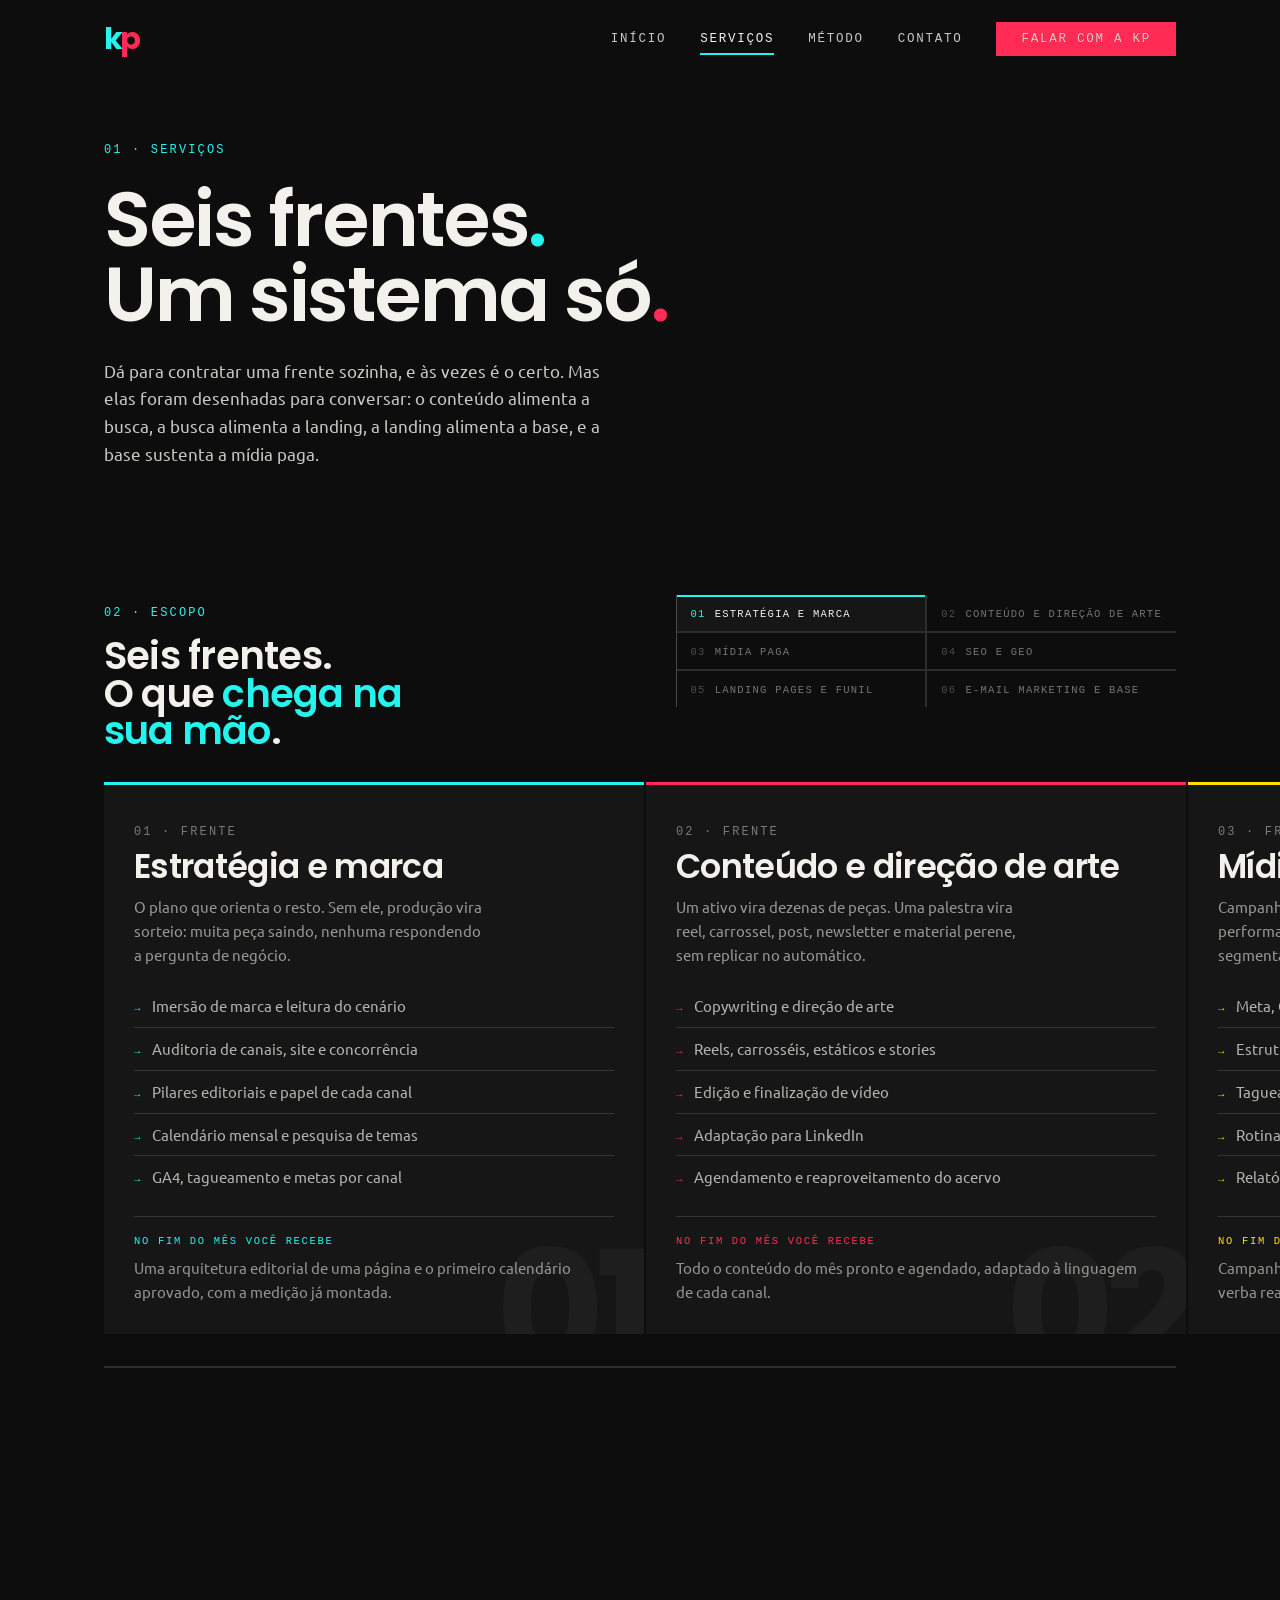
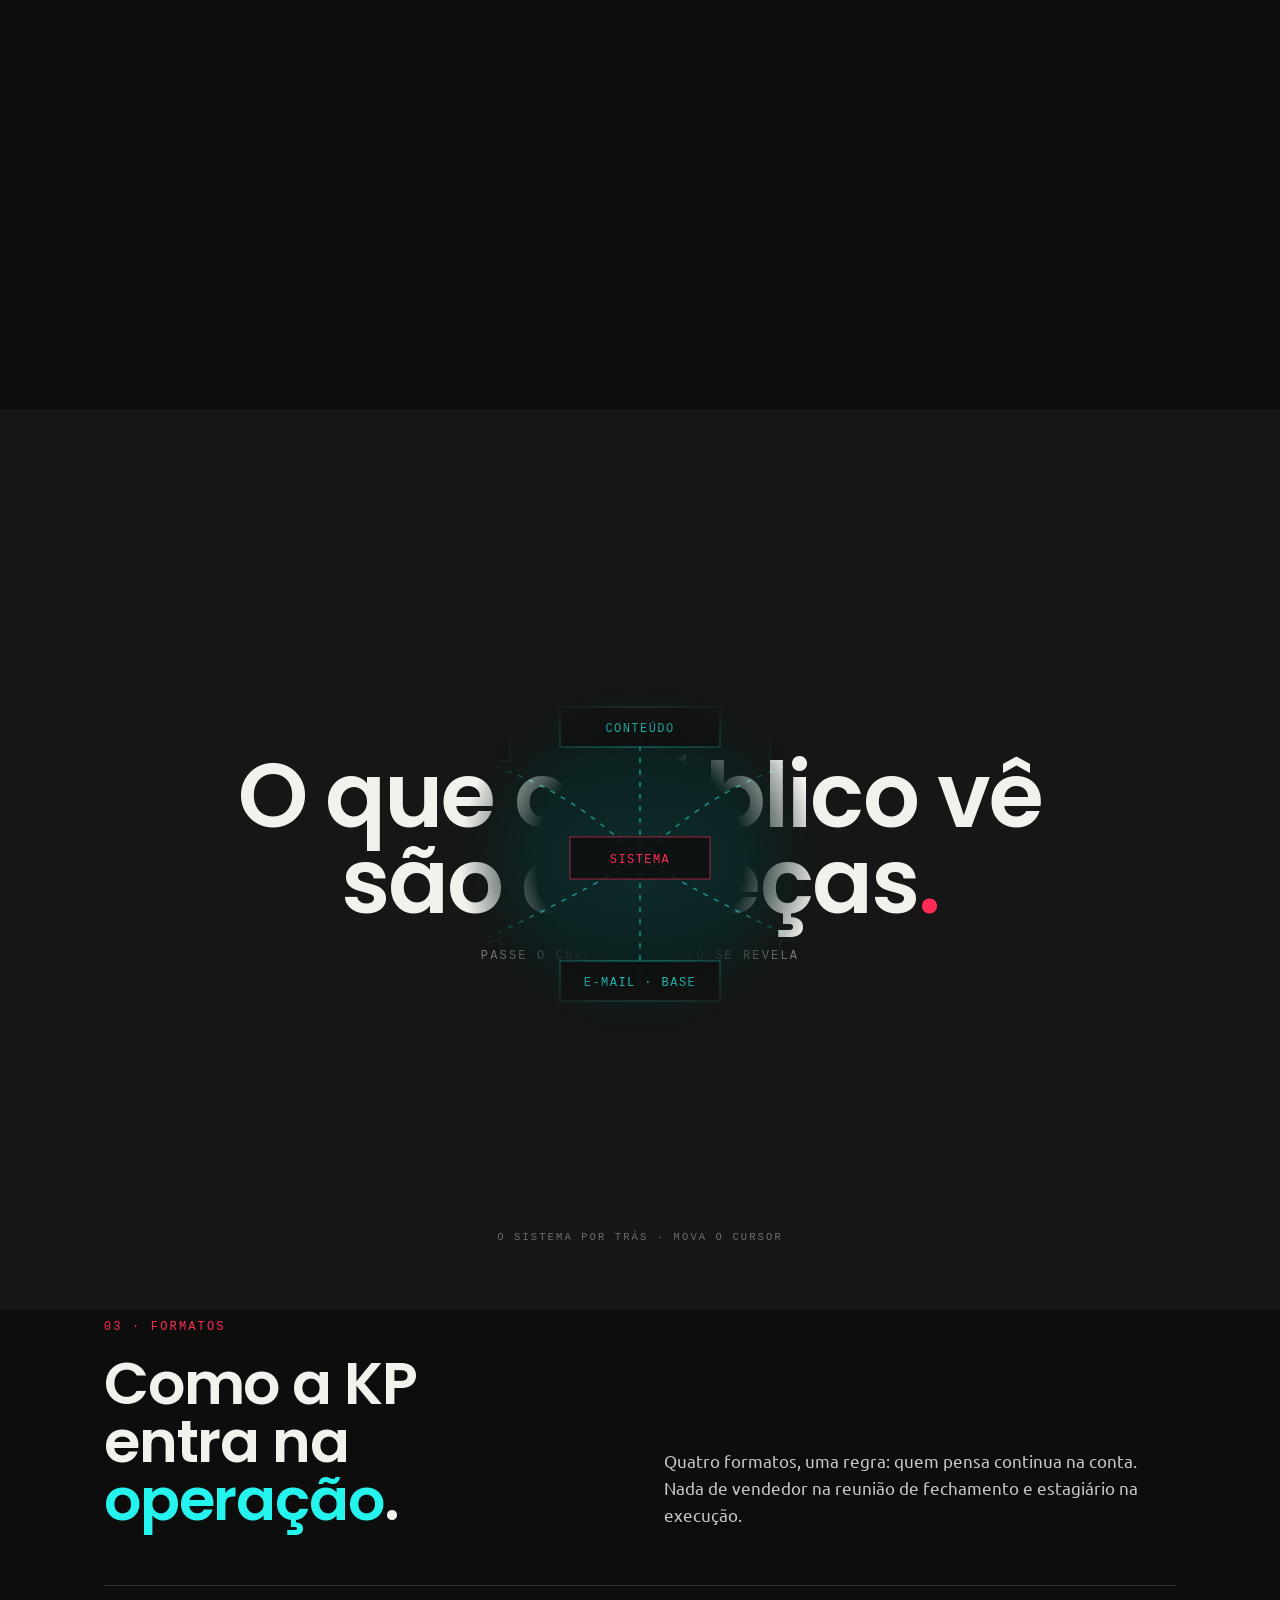
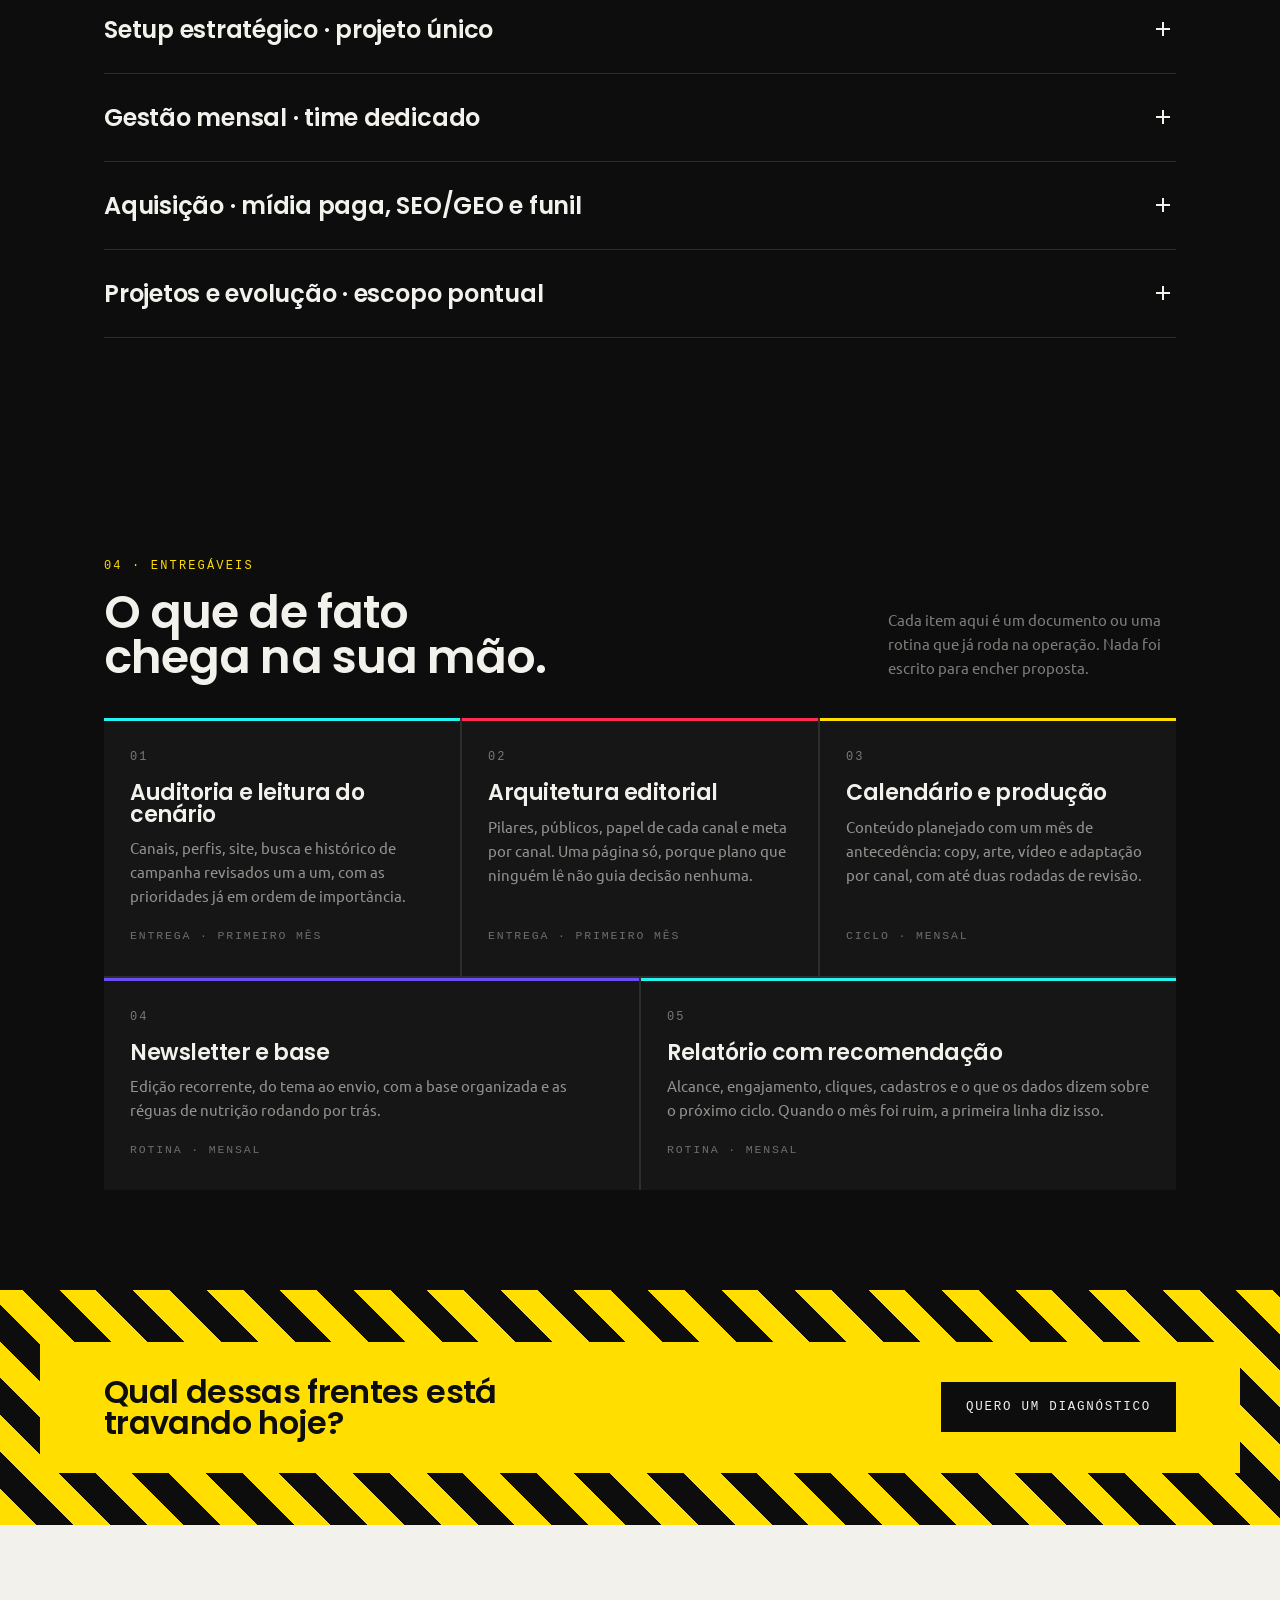
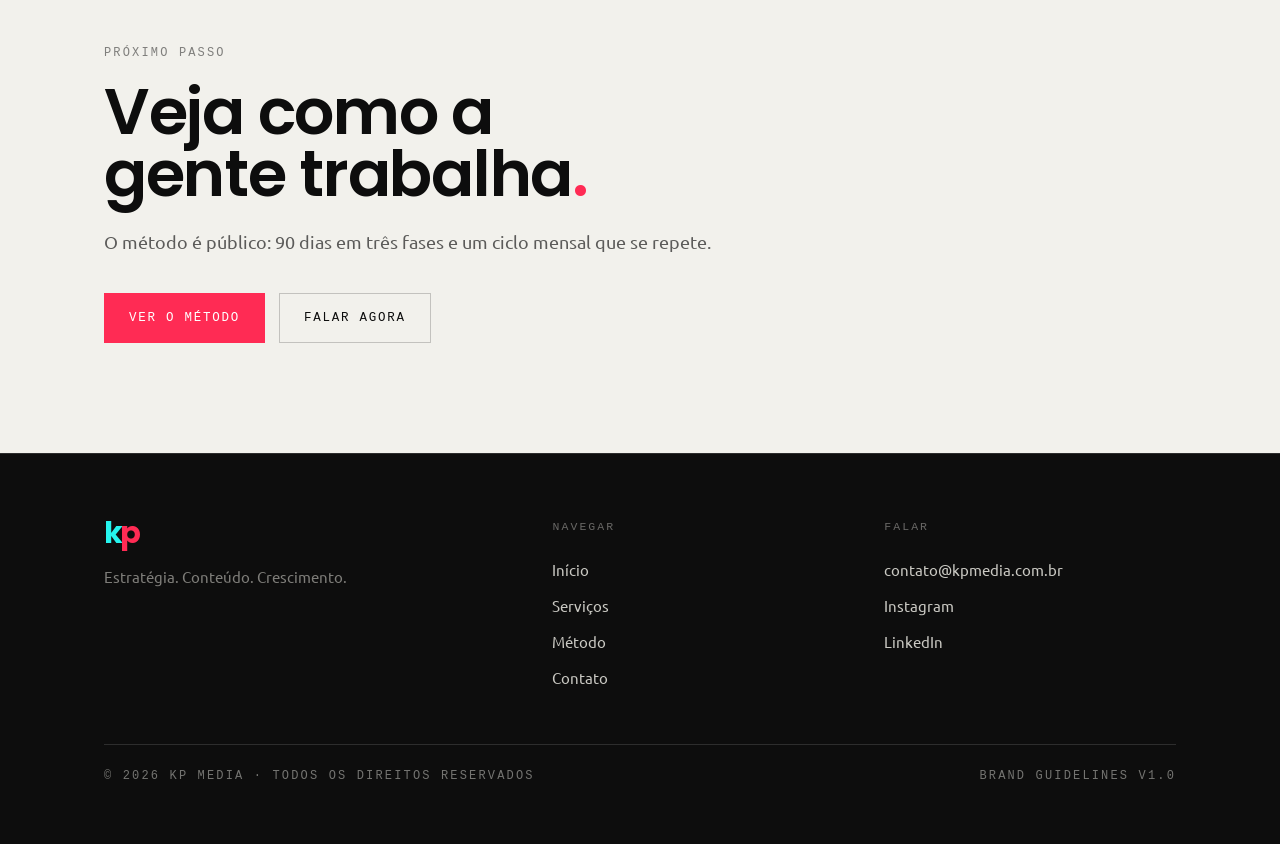
<file: servicos.html>
<!DOCTYPE html>
<html lang="pt-BR">
<head>
<meta charset="utf-8">
<meta name="viewport" content="width=device-width, initial-scale=1">
<title>Serviços · KP Media</title>
<meta name="description" content="Estratégia, conteúdo, mídia paga, SEO e GEO, landing pages, funil e e-mail marketing: o escopo completo da KP Media.">
<meta name="theme-color" content="#0D0D0D">
<link rel="icon" href="data:image/svg+xml,%3Csvg xmlns='http://www.w3.org/2000/svg' viewBox='0 0 32 32'%3E%3Crect width='32' height='32' fill='%230D0D0D'/%3E%3Ctext x='16' y='25' font-family='Poppins,Ubuntu,sans-serif' font-size='30' font-weight='700' fill='%23FF2B54' text-anchor='middle'%3Ep%3C/text%3E%3C/svg%3E">
<link rel="preconnect" href="https://fonts.googleapis.com">
<link rel="preconnect" href="https://fonts.gstatic.com" crossorigin>
<link href="https://fonts.googleapis.com/css2?family=Poppins:wght@500;600;700&family=Ubuntu:wght@400;500&family=Ubuntu+Sans+Mono:wght@400;500&display=swap" rel="stylesheet">
<link rel="stylesheet" href="assets/css/style.css">
<noscript><style>.fx,.fx__marca,.loader,.cursor{display:none!important}.rise{opacity:1;transform:none}.mask>span{transform:none}</style></noscript>
</head>
<body>

<div class="cursor" id="cursor" aria-hidden="true"></div>

<div id="palco">
<header class="nav" id="nav">
  <div class="wrap nav__in">
    <a href="index.html" class="logo" aria-label="KP Media, início"><span class="k">k</span><span class="p">p</span></a>
    <nav class="nav__links" id="menu">
      <a href="index.html">Início</a>
      <a href="servicos.html" aria-current="page">Serviços</a>
      <a href="metodo.html">Método</a>
      <a href="contato.html">Contato</a>
      <a href="contato.html" class="btn btn--rosa" data-magnet><span>Falar com a KP</span></a>
    </nav>
    <button class="nav__toggle" id="toggle" aria-label="Abrir menu" aria-expanded="false" aria-controls="menu">
      <i></i><i></i><i></i>
    </button>
  </div>
  <span class="nav__prog" id="prog" aria-hidden="true"></span>
</header>

<main>
<section class="hero hero--curto">
  <div class="wrap">
    <span class="label label--ciano">01 · Serviços</span>
    <h1 data-hero>
      <span class="mask"><span>Seis frentes<span class="dot-c">.</span></span></span>
      <span class="mask"><span>Um sistema só<span class="dot-r">.</span></span></span>
    </h1>
    <p class="rise" data-delay="2">Dá para contratar uma frente sozinha, e às vezes é o certo. Mas elas foram desenhadas para conversar: o conteúdo alimenta a busca, a busca alimenta a landing, a landing alimenta a base, e a base sustenta a mídia paga.</p>
  </div>
</section>

<!-- ============================ ESCOPO · fita horizontal travada (efeito 04) ============================ -->
<section class="horiz horiz--escopo" id="escopo" aria-labelledby="escopo-tit">
  <div class="horiz__pin">
    <div class="horiz__topo">
      <div>
        <span class="label label--ciano">02 · Escopo</span>
        <h2 id="escopo-tit">Seis frentes.<br>O que <em>chega na sua mão</em>.</h2>
      </div>
      <nav class="horiz__indice" aria-label="Ir para uma frente de trabalho">
        <button type="button" data-ir="0" aria-current="true"><i>01</i>Estratégia e marca</button>
        <button type="button" data-ir="1"><i>02</i>Conteúdo e direção de arte</button>
        <button type="button" data-ir="2"><i>03</i>Mídia paga</button>
        <button type="button" data-ir="3"><i>04</i>SEO e GEO</button>
        <button type="button" data-ir="4"><i>05</i>Landing pages e funil</button>
        <button type="button" data-ir="5"><i>06</i>E-mail marketing e base</button>
      </nav>
    </div>

    <div class="horiz__fita" role="list">
      <article class="horiz__card frente" data-cor="ciano" id="frente-01" role="listitem">
        <header>
          <span class="label">01 · frente</span>
          <h3>Estratégia e marca</h3>
          <p>O plano que orienta o resto. Sem ele, produção vira sorteio: muita peça saindo, nenhuma respondendo a pergunta de negócio.</p>
        </header>
        <ul class="frente__lista">
          <li><i>→</i> Imersão de marca e leitura do cenário</li>
          <li><i>→</i> Auditoria de canais, site e concorrência</li>
          <li><i>→</i> Pilares editoriais e papel de cada canal</li>
          <li><i>→</i> Calendário mensal e pesquisa de temas</li>
          <li><i>→</i> GA4, tagueamento e metas por canal</li>
        </ul>
        <p class="frente__recebe"><b>No fim do mês você recebe</b>Uma arquitetura editorial de uma página e o primeiro calendário aprovado, com a medição já montada.</p>
        <span class="frente__fantasma" aria-hidden="true">01</span>
      </article>
      <article class="horiz__card frente" data-cor="rosa" id="frente-02" role="listitem">
        <header>
          <span class="label">02 · frente</span>
          <h3>Conteúdo e direção de arte</h3>
          <p>Um ativo vira dezenas de peças. Uma palestra vira reel, carrossel, post, newsletter e material perene, sem replicar no automático.</p>
        </header>
        <ul class="frente__lista">
          <li><i>→</i> Copywriting e direção de arte</li>
          <li><i>→</i> Reels, carrosséis, estáticos e stories</li>
          <li><i>→</i> Edição e finalização de vídeo</li>
          <li><i>→</i> Adaptação para LinkedIn</li>
          <li><i>→</i> Agendamento e reaproveitamento do acervo</li>
        </ul>
        <p class="frente__recebe"><b>No fim do mês você recebe</b>Todo o conteúdo do mês pronto e agendado, adaptado à linguagem de cada canal.</p>
        <span class="frente__fantasma" aria-hidden="true">02</span>
      </article>
      <article class="horiz__card frente" data-cor="amarelo" id="frente-03" role="listitem">
        <header>
          <span class="label">03 · frente</span>
          <h3>Mídia paga</h3>
          <p>Campanha amarrada ao funil e ao conteúdo que já performa organicamente, e não a um palpite de segmentação.</p>
        </header>
        <ul class="frente__lista">
          <li><i>→</i> Meta, Google e TikTok Ads</li>
          <li><i>→</i> Estrutura de campanha, público e criativos</li>
          <li><i>→</i> Tagueamento, eventos e rastreamento</li>
          <li><i>→</i> Rotina semanal de leitura e realocação</li>
          <li><i>→</i> Relatório com recomendação (verba à parte)</li>
        </ul>
        <p class="frente__recebe"><b>No fim do mês você recebe</b>Campanhas rodando com rastreamento montado antes de subir, e a verba realocada por decisão.</p>
        <span class="frente__fantasma" aria-hidden="true">03</span>
      </article>
      <article class="horiz__card frente" data-cor="violeta" id="frente-04" role="listitem">
        <header>
          <span class="label">04 · frente</span>
          <h3>SEO e GEO</h3>
          <p>Duas portas de entrada hoje: a busca tradicional e a resposta que a IA dá quando perguntam do seu mercado.</p>
        </header>
        <ul class="frente__lista">
          <li><i>→</i> SEO técnico, de conteúdo e de autoridade</li>
          <li><i>→</i> GEO: ChatGPT, Perplexity e AI Overviews</li>
          <li><i>→</i> Arquitetura de conteúdo e dados estruturados</li>
          <li><i>→</i> Conteúdo perene que responde à dúvida real</li>
          <li><i>→</i> Monitoramento de posições e menções</li>
        </ul>
        <p class="frente__recebe"><b>No fim do mês você recebe</b>Presença crescente na busca e menções nas respostas geradas por IA, medidas mês a mês.</p>
        <span class="frente__fantasma" aria-hidden="true">04</span>
      </article>
      <article class="horiz__card frente" data-cor="ciano" id="frente-05" role="listitem">
        <header>
          <span class="label">05 · frente</span>
          <h3>Landing pages e funil</h3>
          <p>O ponto onde atenção vira cadastro. Página construída para converter e, principalmente, para ser medida.</p>
        </header>
        <ul class="frente__lista">
          <li><i>→</i> Desenho da jornada e do funil</li>
          <li><i>→</i> Landing pages e páginas de captura</li>
          <li><i>→</i> Copy de conversão e prova</li>
          <li><i>→</i> CRO e testes A/B</li>
          <li><i>→</i> Integração com CRM e automação</li>
        </ul>
        <p class="frente__recebe"><b>No fim do mês você recebe</b>Landing no ar, integrada ao CRM, com o funil desenhado e o primeiro teste rodando.</p>
        <span class="frente__fantasma" aria-hidden="true">05</span>
      </article>
      <article class="horiz__card frente" data-cor="rosa" id="frente-06" role="listitem">
        <header>
          <span class="label">06 · frente</span>
          <h3>E-mail marketing e base</h3>
          <p>O único público que não depende de algoritmo é o que já te deu o e-mail. A base é o ativo que fica.</p>
        </header>
        <ul class="frente__lista">
          <li><i>→</i> Newsletter recorrente, do tema ao envio</li>
          <li><i>→</i> Réguas de nutrição, evento e reengajamento</li>
          <li><i>→</i> Automação e segmentação</li>
          <li><i>→</i> Organização e crescimento da base</li>
          <li><i>→</i> Integração com CRM</li>
        </ul>
        <p class="frente__recebe"><b>No fim do mês você recebe</b>Newsletter recorrente saindo e réguas de nutrição trabalhando sozinhas por trás.</p>
        <span class="frente__fantasma" aria-hidden="true">06</span>
      </article>
    </div>

    <div class="horiz__barra only-desk" aria-hidden="true"><i></i></div>
  </div>
</section>

<!-- ============================ RAIO-X (revelação por cursor) ============================ -->
<section class="raiox" aria-label="O sistema por trás das peças">
  <div class="raiox__capa">
    <div>
      <h2>O que o público vê são as peças<span style="color:var(--rosa)">.</span></h2>
      <span class="label">Passe o cursor · o resto se revela</span>
    </div>
  </div>
  <div class="raiox__oculto" aria-hidden="true">
    <svg viewBox="0 0 900 420">
      <path class="fio" d="M450 210 C 380 140 320 120 240 96"/>
      <path class="fio" d="M450 210 C 520 140 580 120 660 96"/>
      <path class="fio" d="M450 210 C 360 260 300 290 230 316"/>
      <path class="fio" d="M450 210 C 540 260 600 290 670 316"/>
      <path class="fio" d="M450 210 C 450 130 450 110 450 84"/>
      <path class="fio" d="M450 210 C 450 290 450 310 450 336"/>
      <g class="no centro"><rect x="380" y="188" width="140" height="42"/><text x="450" y="214">SISTEMA</text></g>
      <g class="no"><rect x="160" y="72" width="160" height="40"/><text x="240" y="97">ESTRATÉGIA</text></g>
      <g class="no"><rect x="580" y="72" width="160" height="40"/><text x="660" y="97">SEO · GEO</text></g>
      <g class="no"><rect x="370" y="58" width="160" height="40"/><text x="450" y="83">CONTEÚDO</text></g>
      <g class="no"><rect x="150" y="292" width="160" height="40"/><text x="230" y="317">MÍDIA PAGA</text></g>
      <g class="no"><rect x="590" y="292" width="160" height="40"/><text x="670" y="317">FUNIL · LP</text></g>
      <g class="no"><rect x="370" y="312" width="160" height="40"/><text x="450" y="337">E-MAIL · BASE</text></g>
    </svg>
  </div>
  <p class="raiox__dica">O sistema por trás · mova o cursor</p>
</section>

<section class="sec sec--top">
  <div class="wrap">
    <div class="sec__head rise">
      <div>
        <span class="label label--rosa">03 · Formatos</span>
        <h2 style="margin-top:18px">Como a KP<br>entra na <em>operação</em>.</h2>
      </div>
      <p>Quatro formatos, uma regra: quem pensa continua na conta. Nada de vendedor na reunião de fechamento e estagiário na execução.</p>
    </div>

    <div class="acc rise" data-delay="1">
      <div class="acc__item">
        <h3><button class="acc__btn" aria-expanded="false">Setup estratégico · projeto único</button></h3>
        <div class="acc__panel"><div>
          <p>A fundação: imersão de marca, auditoria dos canais, arquitetura editorial, definição de processo, primeiro calendário e estrutura de medição: GA4, tagueamento e Google Business Profile. É o ponto de entrada mais comum e o que faz a operação mensal começar já sabendo para onde ir.</p>
        </div></div>
      </div>
      <div class="acc__item">
        <h3><button class="acc__btn" aria-expanded="false">Gestão mensal · time dedicado</button></h3>
        <div class="acc__panel"><div>
          <p>A operação rodando: estratégia, calendário, produção de conteúdo, newsletter, adaptações de canal, publicação e otimização. Volume combinado no começo e planejado com um mês de antecedência, com até duas rodadas de revisão por peça. Fecha com relatório e reunião mensal, que termina em recomendação em vez de print de dashboard.</p>
        </div></div>
      </div>
      <div class="acc__item">
        <h3><button class="acc__btn" aria-expanded="false">Aquisição · mídia paga, SEO/GEO e funil</button></h3>
        <div class="acc__panel"><div>
          <p>A camada que transforma presença em cadastro e venda: campanha e funil, landing pages, SEO e GEO, e-mail marketing e automação. Pode entrar junto com a gestão mensal ou depois, quando a base de conteúdo já sustenta a campanha. Verba de mídia é sempre à parte e paga direto na plataforma.</p>
        </div></div>
      </div>
      <div class="acc__item">
        <h3><button class="acc__btn" aria-expanded="false">Projetos e evolução · escopo pontual</button></h3>
        <div class="acc__panel"><div>
          <p>Campanha de lançamento, site, cobertura de evento, implantação de CRM, automações e os laboratórios de IA: geração assistida de temas, roteiros e direção visual. Entram como projeto fechado, com começo, meio e fim, sem inflar a mensalidade.</p>
        </div></div>
      </div>
    </div>
  </div>
</section>
</main>

<!-- ============================ ENTREGÁVEIS (grade estática) ============================ -->
<section class="entregas" aria-labelledby="entregas-tit">
  <div class="wrap">
    <div class="entregas__topo">
      <div>
        <span class="label label--amarelo">04 · Entregáveis</span>
        <h2 id="entregas-tit">O que de fato<br>chega na sua mão.</h2>
      </div>
      <p>Cada item aqui é um documento ou uma rotina que já roda na operação. Nada foi escrito para encher proposta.</p>
    </div>
    <div class="entregas__grade">
      <article class="entrega" data-cor="ciano">
        <span class="label">01</span>
        <h3>Auditoria e leitura do cenário</h3>
        <p>Canais, perfis, site, busca e histórico de campanha revisados um a um, com as prioridades já em ordem de importância.</p>
        <b>Entrega · primeiro mês</b>
      </article>
      <article class="entrega" data-cor="rosa">
        <span class="label">02</span>
        <h3>Arquitetura editorial</h3>
        <p>Pilares, públicos, papel de cada canal e meta por canal. Uma página só, porque plano que ninguém lê não guia decisão nenhuma.</p>
        <b>Entrega · primeiro mês</b>
      </article>
      <article class="entrega" data-cor="amarelo">
        <span class="label">03</span>
        <h3>Calendário e produção</h3>
        <p>Conteúdo planejado com um mês de antecedência: copy, arte, vídeo e adaptação por canal, com até duas rodadas de revisão.</p>
        <b>Ciclo · mensal</b>
      </article>
      <article class="entrega" data-cor="violeta">
        <span class="label">04</span>
        <h3>Newsletter e base</h3>
        <p>Edição recorrente, do tema ao envio, com a base organizada e as réguas de nutrição rodando por trás.</p>
        <b>Rotina · mensal</b>
      </article>
      <article class="entrega" data-cor="ciano">
        <span class="label">05</span>
        <h3>Relatório com recomendação</h3>
        <p>Alcance, engajamento, cliques, cadastros e o que os dados dizem sobre o próximo ciclo. Quando o mês foi ruim, a primeira linha diz isso.</p>
        <b>Rotina · mensal</b>
      </article>
    </div>
  </div>
</section>

<section class="stripe">
  <div class="stripe__in">
    <h3>Qual dessas frentes está travando hoje?</h3>
    <a href="contato.html" class="btn btn--preto" data-magnet><span>Quero um diagnóstico</span></a>
  </div>
</section>

<section class="cta">
  <div class="wrap">
    <span class="label rise">Próximo passo</span>
    <h2 class="rise" data-delay="1" style="margin-top:18px">Veja como a gente trabalha<span class="dot-r">.</span></h2>
    <p class="rise" data-delay="2">O método é público: 90 dias em três fases e um ciclo mensal que se repete.</p>
    <div class="cta__row rise" data-delay="3">
      <a href="metodo.html" class="btn btn--rosa" data-magnet><span>Ver o método</span></a>
      <a href="contato.html" class="btn btn--claro"><span>Falar agora</span></a>
    </div>
  </div>
</section>

<footer class="ft">
  <div class="wrap">
    <div class="ft__grid">
      <div>
        <span class="logo"><span class="k">k</span><span class="p">p</span></span>
        <p style="margin-top:16px;font-size:15px;color:rgba(201,200,194,.6);max-width:34ch">
          Estratégia. Conteúdo. Crescimento.
        </p>
      </div>
      <div>
        <h4>Navegar</h4>
        <a href="index.html">Início</a>
        <a href="servicos.html">Serviços</a>
        <a href="metodo.html">Método</a>
        <a href="contato.html">Contato</a>
      </div>
      <div>
        <h4>Falar</h4>
        <a href="mailto:contato@kpmedia.com.br">contato@kpmedia.com.br</a>
        <a href="#" data-no-transition>Instagram</a>
        <a href="#" data-no-transition>LinkedIn</a>
      </div>
    </div>
    <div class="ft__bar">
      <span class="label">© 2026 KP Media · Todos os direitos reservados</span>
      <span class="label">Brand guidelines v1.0</span>
    </div>
    <div class="ft__rule" aria-hidden="true"><i></i><i></i><i></i><i></i></div>
  </div>
</footer>
</div><!-- /palco -->

<script src="assets/js/fx.js"></script>
<script src="assets/js/scroll.js"></script>
<script src="assets/js/scrub.js"></script>
<script src="assets/js/main.js"></script>
</body>
</html>
</file>
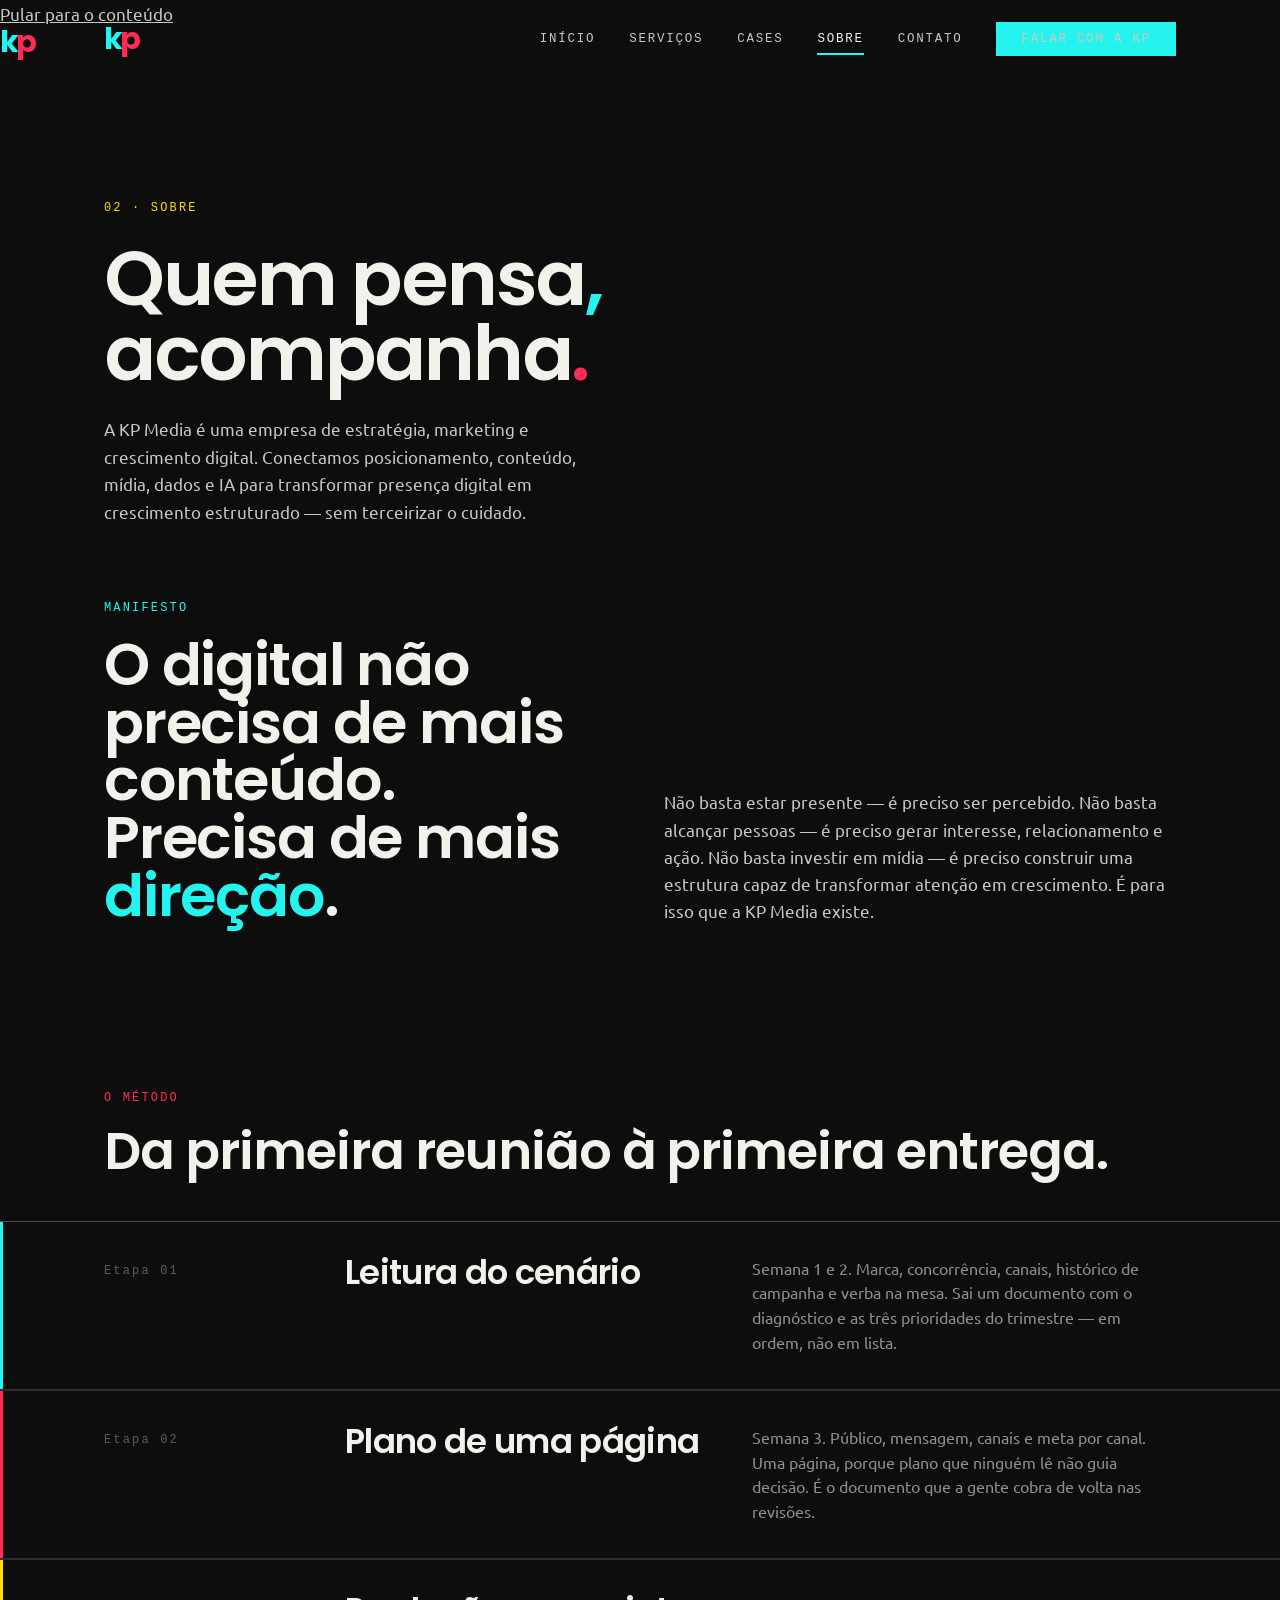
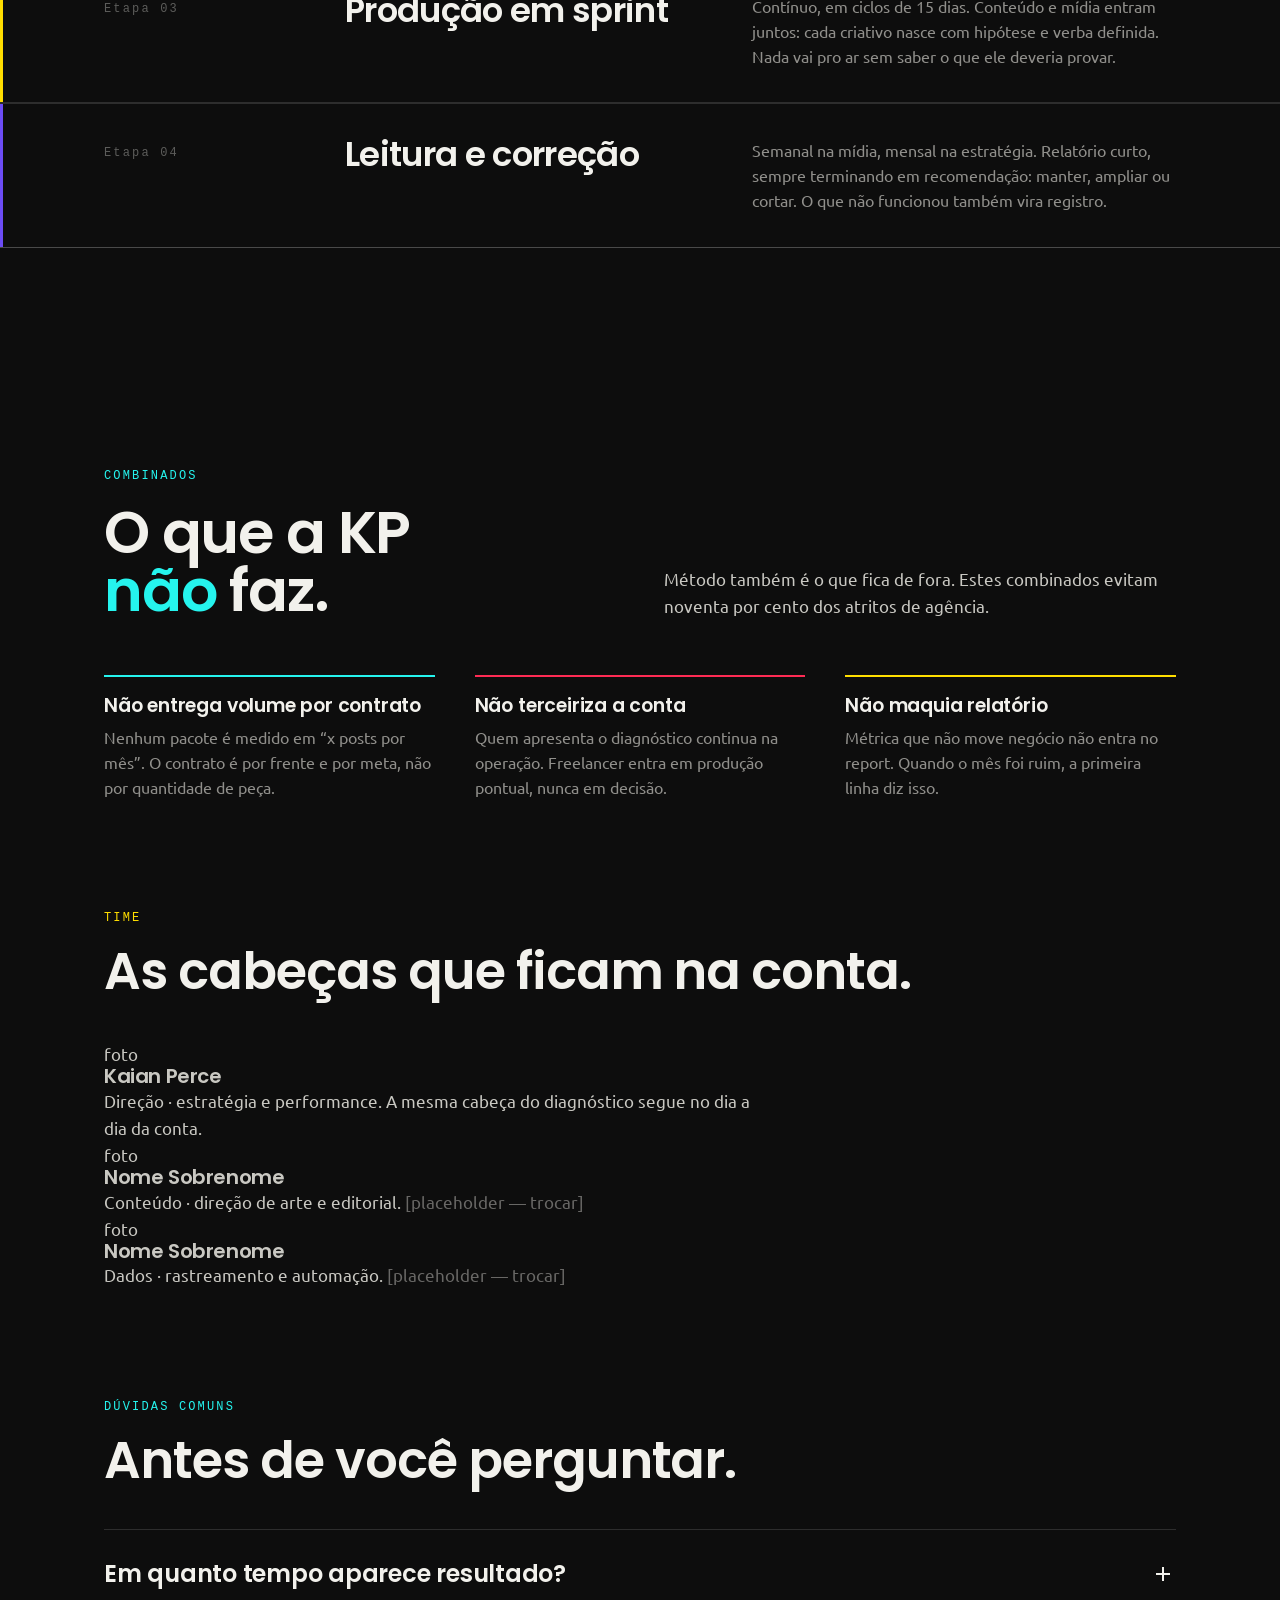
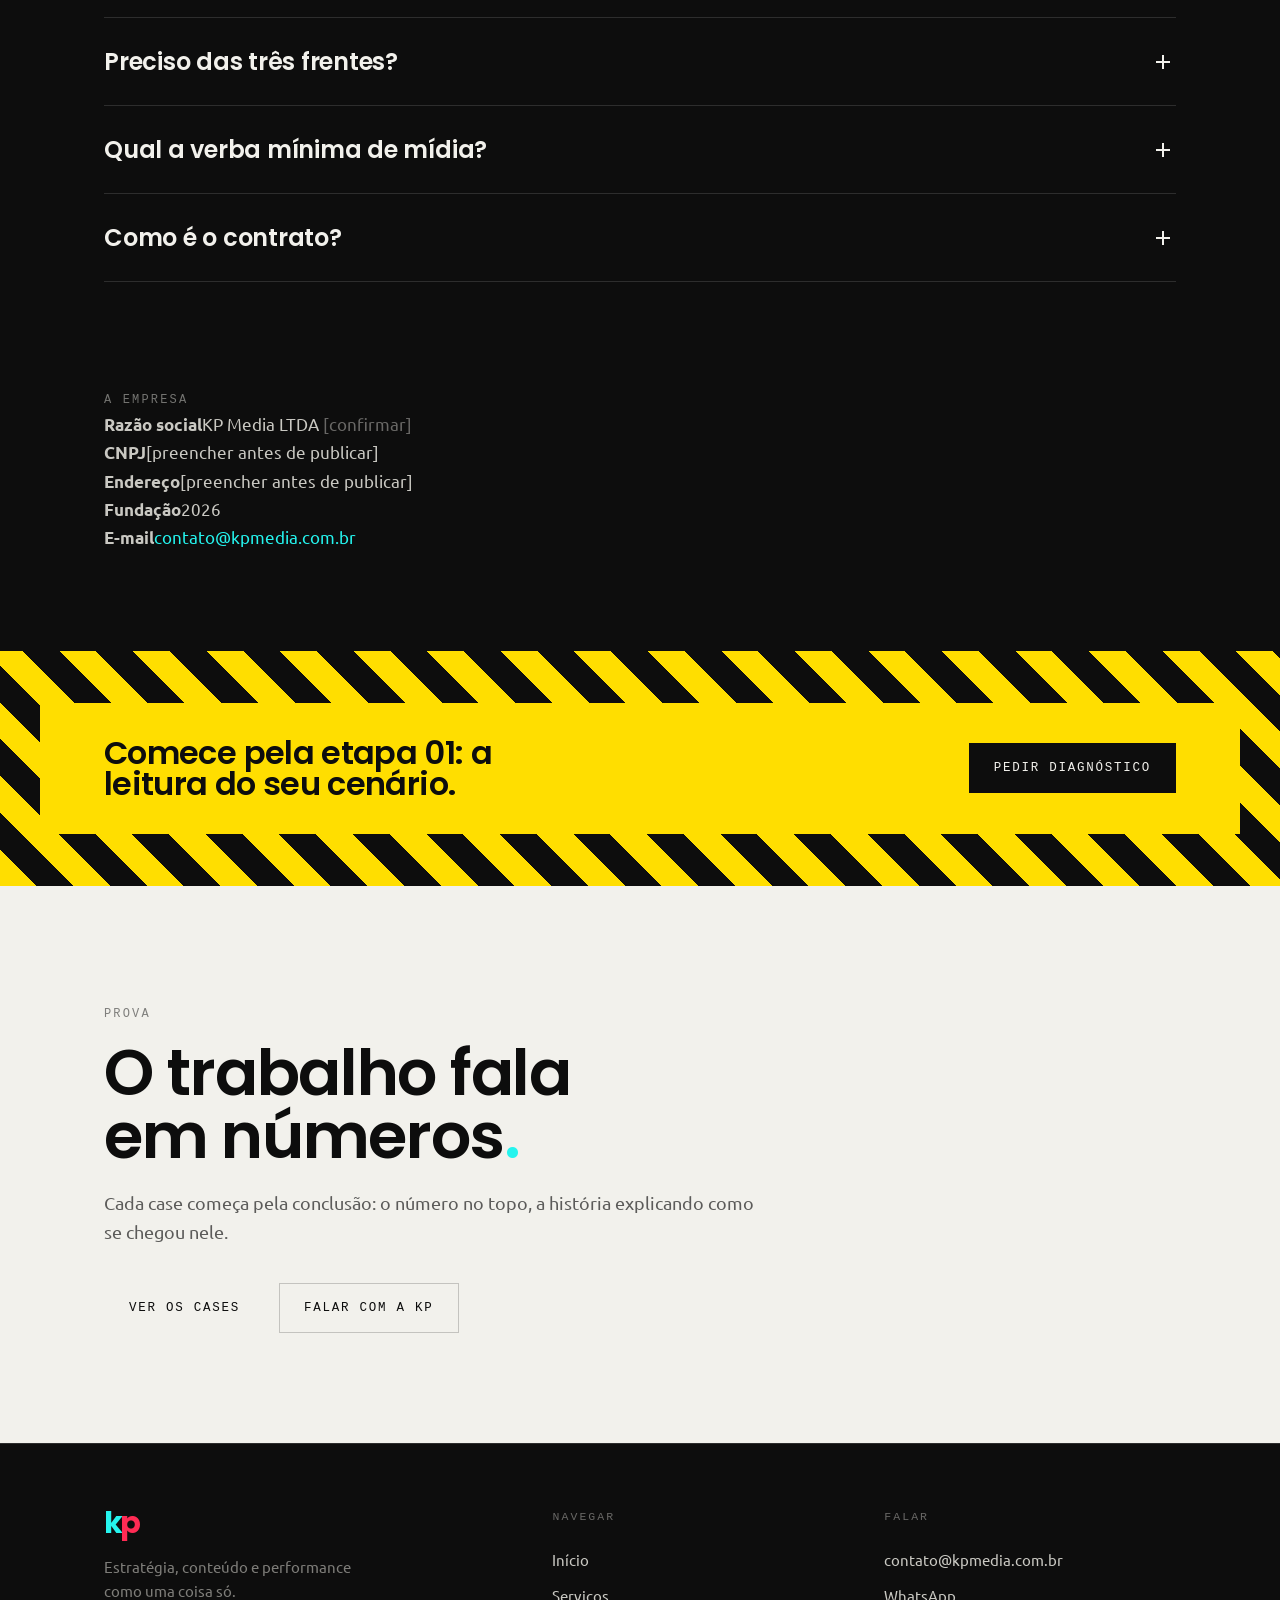
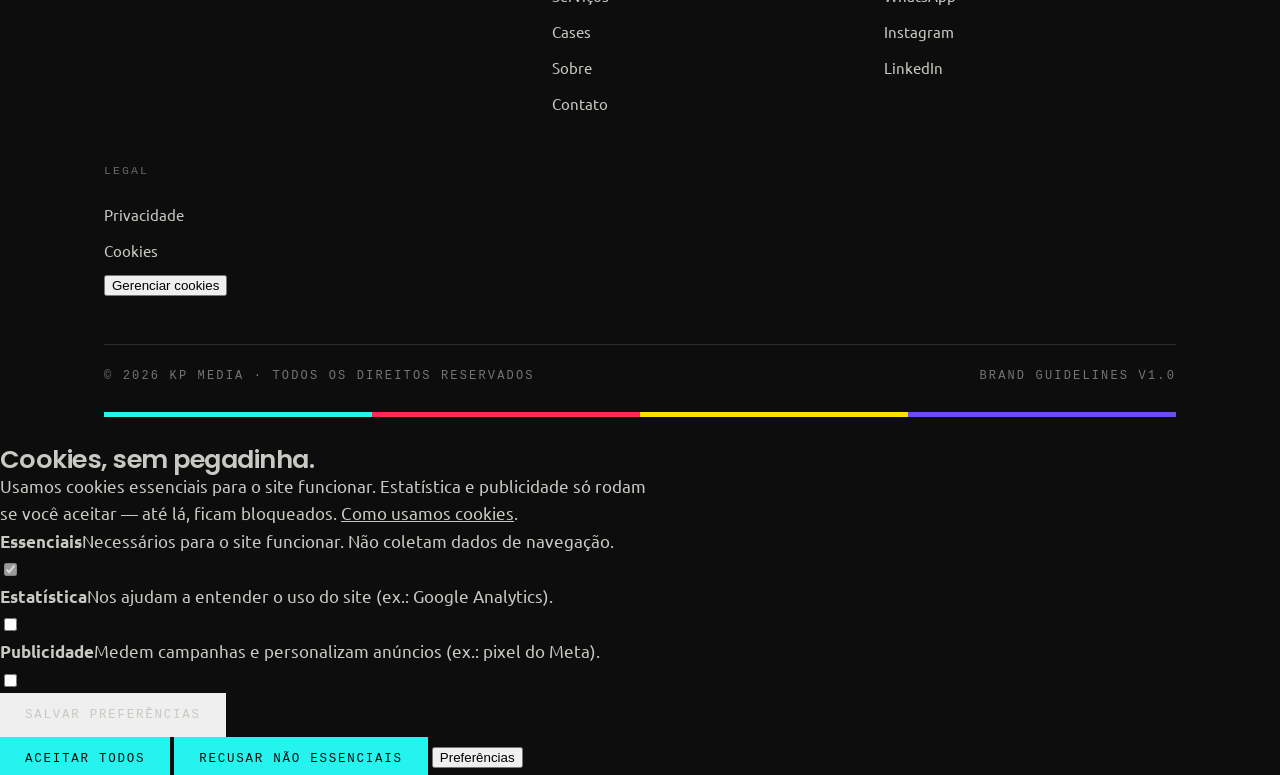
<file: sobre.html>
<!DOCTYPE html>
<html lang="pt-BR">
<head>
<meta charset="utf-8">
<meta name="viewport" content="width=device-width, initial-scale=1">
<title>Sobre — KP Media</title>
<meta name="description" content="Quem está por trás da KP Media: o manifesto, o método em quatro etapas, o time e os dados da empresa.">
<meta name="theme-color" content="#0D0D0D">
<meta property="og:title" content="Sobre — KP Media">
<meta property="og:description" content="Quem está por trás da KP Media: o manifesto, o método em quatro etapas, o time e os dados da empresa.">
<meta property="og:type" content="website">
<!-- TROCAR o domínio quando o site for publicado -->
<meta property="og:image" content="https://www.kpmedia.com.br/assets/og/og.png">
<meta property="og:image:width" content="1200">
<meta property="og:image:height" content="630">
<meta name="twitter:card" content="summary_large_image">
<link rel="icon" href="data:image/svg+xml,%3Csvg xmlns='http://www.w3.org/2000/svg' viewBox='0 0 32 32'%3E%3Crect width='32' height='32' fill='%230D0D0D'/%3E%3Ctext x='16' y='25' font-family='Poppins,Ubuntu,sans-serif' font-size='30' font-weight='700' fill='%23FF2B54' text-anchor='middle'%3Ep%3C/text%3E%3C/svg%3E">
<link rel="preconnect" href="https://fonts.googleapis.com">
<link rel="preconnect" href="https://fonts.gstatic.com" crossorigin>
<link href="https://fonts.googleapis.com/css2?family=Poppins:wght@500;600;700&family=Ubuntu:wght@400;500&family=Ubuntu+Sans+Mono:wght@400;500&display=swap" rel="stylesheet">
<link rel="stylesheet" href="assets/css/style.css">
<noscript><style>.curtain,.curtain__mark,.loader,.cursor,.ckbar{display:none!important}.rise{opacity:1;transform:none}.mask>span{transform:none}</style></noscript>
</head>
<body>

<a class="skip-link" href="#conteudo">Pular para o conteúdo</a>

<div class="curtain is-cover" id="curtain" aria-hidden="true"><i></i><i></i><i></i><i></i><i></i></div>
<div class="curtain__mark" aria-hidden="true"><span class="logo"><span class="k">k</span><span class="p">p</span></span></div>
<div class="cursor" id="cursor" aria-hidden="true"></div>

<header class="nav" id="nav">
  <div class="wrap nav__in">
    <a href="index.html" class="logo" aria-label="KP Media — início"><span class="k">k</span><span class="p">p</span></a>
    <nav class="nav__links" id="menu" aria-label="Navegação principal">
      <a href="index.html">Início</a>
      <a href="servicos.html">Serviços</a>
      <a href="cases.html">Cases</a>
      <a href="sobre.html" aria-current="page">Sobre</a>
      <a href="contato.html">Contato</a>
      <a href="contato.html" class="btn btn--ciano" data-magnet><span>Falar com a KP</span></a>
    </nav>
    <button class="nav__toggle" id="toggle" aria-label="Abrir menu" aria-expanded="false" aria-controls="menu">
      <i></i><i></i><i></i>
    </button>
  </div>
  <span class="nav__prog" id="prog" aria-hidden="true"></span>
</header>

<main id="conteudo">
<section class="hero hero--curto">
  <div class="wrap">
    <span class="label label--amarelo">02 · Sobre</span>
    <h1 data-hero>
      <span class="mask"><span>Quem pensa<span class="dot-c">,</span></span></span>
      <span class="mask"><span>acompanha<span class="dot-r">.</span></span></span>
    </h1>
    <p class="rise" data-delay="2">A KP Media é uma empresa de estratégia, marketing e crescimento digital. Conectamos posicionamento, conteúdo, mídia, dados e IA para transformar presença digital em crescimento estruturado — sem terceirizar o cuidado.</p>
  </div>
</section>

<section class="sec sec--top">
  <div class="wrap">
    <div class="sec__head rise">
      <div>
        <span class="label label--ciano">Manifesto</span>
        <h2 data-split style="margin-top:18px">O digital não precisa de mais conteúdo. Precisa de mais <em>direção</em>.</h2>
      </div>
      <p>Não basta estar presente — é preciso ser percebido. Não basta alcançar pessoas — é preciso gerar interesse, relacionamento e ação. Não basta investir em mídia — é preciso construir uma estrutura capaz de transformar atenção em crescimento. É para isso que a KP Media existe.</p>
    </div>
  </div>
</section>

<section class="sec sec--top">
  <div class="wrap">
    <span class="label label--rosa rise">O método</span>
    <h2 class="rise" data-split style="margin:18px 0 44px;font-size:clamp(30px,4vw,52px);color:var(--off)">Da primeira reunião à primeira entrega.</h2>
  </div>
  <div class="steps">
    <div class="step">
      <div class="wrap step__in">
        <span class="step__n">Etapa 01</span>
        <h3>Leitura do cenário</h3>
        <p>Semana 1 e 2. Marca, concorrência, canais, histórico de campanha e verba na mesa. Sai um documento com o diagnóstico e as três prioridades do trimestre — em ordem, não em lista.</p>
      </div>
    </div>
    <div class="step">
      <div class="wrap step__in">
        <span class="step__n">Etapa 02</span>
        <h3>Plano de uma página</h3>
        <p>Semana 3. Público, mensagem, canais e meta por canal. Uma página, porque plano que ninguém lê não guia decisão. É o documento que a gente cobra de volta nas revisões.</p>
      </div>
    </div>
    <div class="step">
      <div class="wrap step__in">
        <span class="step__n">Etapa 03</span>
        <h3>Produção em sprint</h3>
        <p>Contínuo, em ciclos de 15 dias. Conteúdo e mídia entram juntos: cada criativo nasce com hipótese e verba definida. Nada vai pro ar sem saber o que ele deveria provar.</p>
      </div>
    </div>
    <div class="step">
      <div class="wrap step__in">
        <span class="step__n">Etapa 04</span>
        <h3>Leitura e correção</h3>
        <p>Semanal na mídia, mensal na estratégia. Relatório curto, sempre terminando em recomendação: manter, ampliar ou cortar. O que não funcionou também vira registro.</p>
      </div>
    </div>
  </div>
</section>

<section class="sec">
  <div class="wrap">
    <div class="sec__head rise">
      <div>
        <span class="label label--ciano">Combinados</span>
        <h2 data-split style="margin-top:18px">O que a KP<br><em>não</em> faz.</h2>
      </div>
      <p>Método também é o que fica de fora. Estes combinados evitam noventa por cento dos atritos de agência.</p>
    </div>
    <div class="pillars__grid">
      <div class="pillar rise">
        <h3>Não entrega volume por contrato</h3>
        <p>Nenhum pacote é medido em “x posts por mês”. O contrato é por frente e por meta, não por quantidade de peça.</p>
      </div>
      <div class="pillar rise" data-delay="1">
        <h3>Não terceiriza a conta</h3>
        <p>Quem apresenta o diagnóstico continua na operação. Freelancer entra em produção pontual, nunca em decisão.</p>
      </div>
      <div class="pillar rise" data-delay="2">
        <h3>Não maquia relatório</h3>
        <p>Métrica que não move negócio não entra no report. Quando o mês foi ruim, a primeira linha diz isso.</p>
      </div>
    </div>
  </div>
</section>

<!-- TIME — trocar placeholders por nomes, funções e fotos reais (item 2 da arquitetura).
     “Sem terceirizar o cuidado” só é crível se dá pra ver quem são as pessoas. -->
<section class="sec sec--top">
  <div class="wrap">
    <span class="label label--amarelo rise">Time</span>
    <h2 class="rise" data-split style="margin:18px 0 44px;font-size:clamp(30px,4vw,52px);color:var(--off)">As cabeças que ficam na conta.</h2>
    <div class="team rise" data-delay="1">
      <div class="member">
        <div class="member__ph"><span>foto</span></div>
        <h3>Kaian Perce</h3>
        <p>Direção · estratégia e performance. A mesma cabeça do diagnóstico segue no dia a dia da conta.</p>
      </div>
      <div class="member">
        <div class="member__ph"><span>foto</span></div>
        <h3>Nome Sobrenome</h3>
        <p>Conteúdo · direção de arte e editorial. <em style="font-style:normal;color:rgba(242,241,236,.4)">[placeholder — trocar]</em></p>
      </div>
      <div class="member">
        <div class="member__ph"><span>foto</span></div>
        <h3>Nome Sobrenome</h3>
        <p>Dados · rastreamento e automação. <em style="font-style:normal;color:rgba(242,241,236,.4)">[placeholder — trocar]</em></p>
      </div>
    </div>
  </div>
</section>

<section class="sec sec--top">
  <div class="wrap">
    <span class="label label--ciano rise">Dúvidas comuns</span>
    <h2 class="rise" data-split style="margin:18px 0 44px;font-size:clamp(30px,4vw,52px);color:var(--off)">Antes de você perguntar.</h2>
    <div class="acc rise" data-delay="1">
      <div class="acc__item">
        <h3><button class="acc__btn" aria-expanded="false">Em quanto tempo aparece resultado?</button></h3>
        <div class="acc__panel"><div>
          <p>Mídia paga costuma dar sinal em três a quatro semanas — tempo de aprender com os primeiros testes. Marca e conteúdo levam um trimestre para mostrar tendência. A gente combina qual sinal olhar em cada janela para ninguém tomar decisão no escuro.</p>
        </div></div>
      </div>
      <div class="acc__item">
        <h3><button class="acc__btn" aria-expanded="false">Preciso das três frentes?</button></h3>
        <div class="acc__panel"><div>
          <p>Não. Mas se você já tem time interno em uma delas, a gente entra nas outras duas com a mesma leitura — e alinha o time interno no ritual. O que não funciona é frente isolada com meta própria.</p>
        </div></div>
      </div>
      <div class="acc__item">
        <h3><button class="acc__btn" aria-expanded="false">Qual a verba mínima de mídia?</button></h3>
        <div class="acc__panel"><div>
          <p>Depende do mercado, mas abaixo de um certo piso a conta não sai do ruído: os testes não ganham volume para concluir nada. No diagnóstico a gente diz se a sua verba sustenta o plano ou se o primeiro passo é outro.</p>
        </div></div>
      </div>
      <div class="acc__item">
        <h3><button class="acc__btn" aria-expanded="false">Como é o contrato?</button></h3>
        <div class="acc__panel"><div>
          <p>Trimestral, renovável, com aviso de 30 dias. O diagnóstico pode ser contratado sozinho e vira crédito no primeiro mês se a operação seguir.</p>
        </div></div>
      </div>
    </div>
  </div>
</section>

<section class="sec sec--top">
  <div class="wrap">
    <span class="label rise">A empresa</span>
    <!-- TROCAR: dados reais da empresa (item 3 da arquitetura) -->
    <div class="dados rise" data-delay="1" style="max-width:640px">
      <div class="dados__row"><b>Razão social</b><span>KP Media LTDA <em style="font-style:normal;color:rgba(242,241,236,.4)">[confirmar]</em></span></div>
      <div class="dados__row"><b>CNPJ</b><span>[preencher antes de publicar]</span></div>
      <div class="dados__row"><b>Endereço</b><span>[preencher antes de publicar]</span></div>
      <div class="dados__row"><b>Fundação</b><span>2026</span></div>
      <div class="dados__row"><b>E-mail</b><span><a href="mailto:contato@kpmedia.com.br" style="color:var(--ciano);text-decoration:none">contato@kpmedia.com.br</a></span></div>
    </div>
  </div>
</section>
</main>

<section class="stripe">
  <div class="stripe__in">
    <h3>Comece pela etapa 01: a leitura do seu cenário.</h3>
    <a href="contato.html" class="btn btn--preto" data-magnet><span>Pedir diagnóstico</span></a>
  </div>
</section>

<section class="cta">
  <div class="wrap">
    <span class="label rise">Prova</span>
    <h2 class="rise" data-delay="1" style="margin-top:18px">O trabalho fala em números<span class="dot-c">.</span></h2>
    <p class="rise" data-delay="2">Cada case começa pela conclusão: o número no topo, a história explicando como se chegou nele.</p>
    <div class="cta__row rise" data-delay="3">
      <a href="cases.html" class="btn btn--escuro" data-magnet><span>Ver os cases</span></a>
      <a href="contato.html" class="btn btn--claro"><span>Falar com a KP</span></a>
    </div>
  </div>
</section>

<!-- ============================ FOOTER ============================ -->
<footer class="ft">
  <div class="wrap">
    <div class="ft__grid">
      <div>
        <span class="logo"><span class="k">k</span><span class="p">p</span></span>
        <p style="margin-top:16px;font-size:15px;color:rgba(201,200,194,.6);max-width:34ch">
          Estratégia, conteúdo e performance como uma coisa só.
        </p>
      </div>
      <div>
        <h4>Navegar</h4>
        <a href="index.html">Início</a>
        <a href="servicos.html">Serviços</a>
        <a href="cases.html">Cases</a>
        <a href="sobre.html">Sobre</a>
        <a href="contato.html">Contato</a>
      </div>
      <div>
        <h4>Falar</h4>
        <a href="mailto:contato@kpmedia.com.br">contato@kpmedia.com.br</a>
        <a href="#" data-no-transition>WhatsApp</a>
        <a href="#" data-no-transition>Instagram</a>
        <a href="#" data-no-transition>LinkedIn</a>
      </div>
      <div>
        <h4>Legal</h4>
        <a href="privacidade.html">Privacidade</a>
        <a href="cookies.html">Cookies</a>
        <button type="button" data-cookie-prefs>Gerenciar cookies</button>
      </div>
    </div>
    <div class="ft__bar">
      <span class="label">© 2026 KP Media · Todos os direitos reservados</span>
      <!-- TROCAR: razão social e CNPJ reais (item 3 da arquitetura) -->
      <span class="label">Brand guidelines v1.0</span>
    </div>
    <div class="ft__rule" aria-hidden="true"><i></i><i></i><i></i><i></i></div>
  </div>
</footer>

<!-- ============================ COOKIES (LGPD) ============================ -->
<div class="ckbar" id="ckbar" role="dialog" aria-labelledby="ck-title" aria-describedby="ck-desc">
  <h2 id="ck-title">Cookies, sem pegadinha.</h2>
  <p id="ck-desc">Usamos cookies essenciais para o site funcionar. Estatística e publicidade só rodam se você aceitar — até lá, ficam bloqueados. <a href="cookies.html">Como usamos cookies</a>.</p>
  <div class="ckbar__opts" id="ck-opts">
    <div class="ckopt">
      <div><b>Essenciais</b><span>Necessários para o site funcionar. Não coletam dados de navegação.</span></div>
      <input type="checkbox" checked disabled aria-label="Cookies essenciais (sempre ativos)">
    </div>
    <div class="ckopt">
      <div><b>Estatística</b><span>Nos ajudam a entender o uso do site (ex.: Google Analytics).</span></div>
      <input type="checkbox" id="ck-analytics" aria-label="Permitir cookies de estatística">
    </div>
    <div class="ckopt">
      <div><b>Publicidade</b><span>Medem campanhas e personalizam anúncios (ex.: pixel do Meta).</span></div>
      <input type="checkbox" id="ck-ads" aria-label="Permitir cookies de publicidade">
    </div>
    <div class="ckbar__row">
      <button type="button" class="btn btn--ghost" id="ck-save"><span>Salvar preferências</span></button>
    </div>
  </div>
  <div class="ckbar__row">
    <button type="button" class="btn btn--ciano" id="ck-accept"><span>Aceitar todos</span></button>
    <button type="button" class="btn btn--ciano" id="ck-reject"><span>Recusar não essenciais</span></button>
    <button type="button" class="ckbar__pref" id="ck-pref" aria-expanded="false" aria-controls="ck-opts">Preferências</button>
  </div>
</div>

<script defer src="assets/vendor/gsap.min.js"></script>
<script defer src="assets/vendor/ScrollTrigger.min.js"></script>
<script defer src="assets/vendor/SplitText.min.js"></script>
<script defer src="assets/vendor/lenis.min.js"></script>
<script defer src="assets/js/main.js"></script>
</body>
</html>
</file>
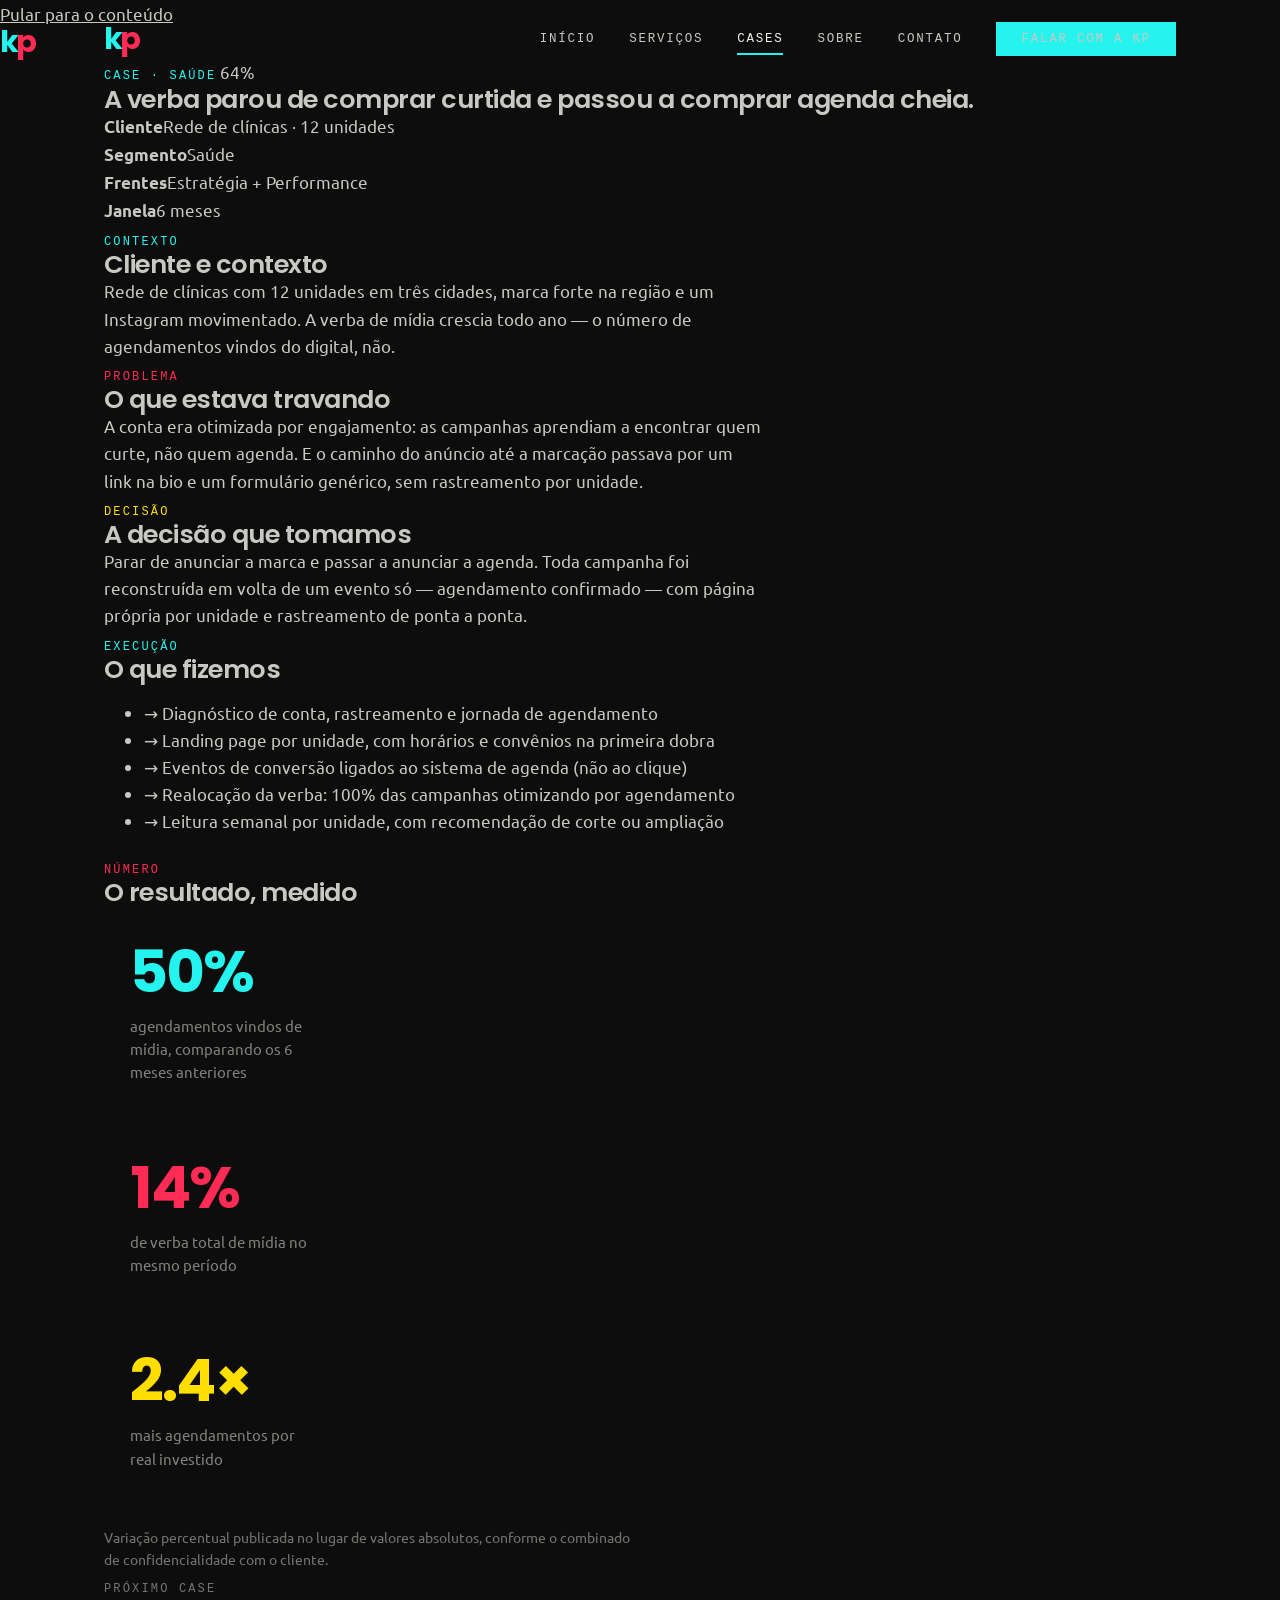
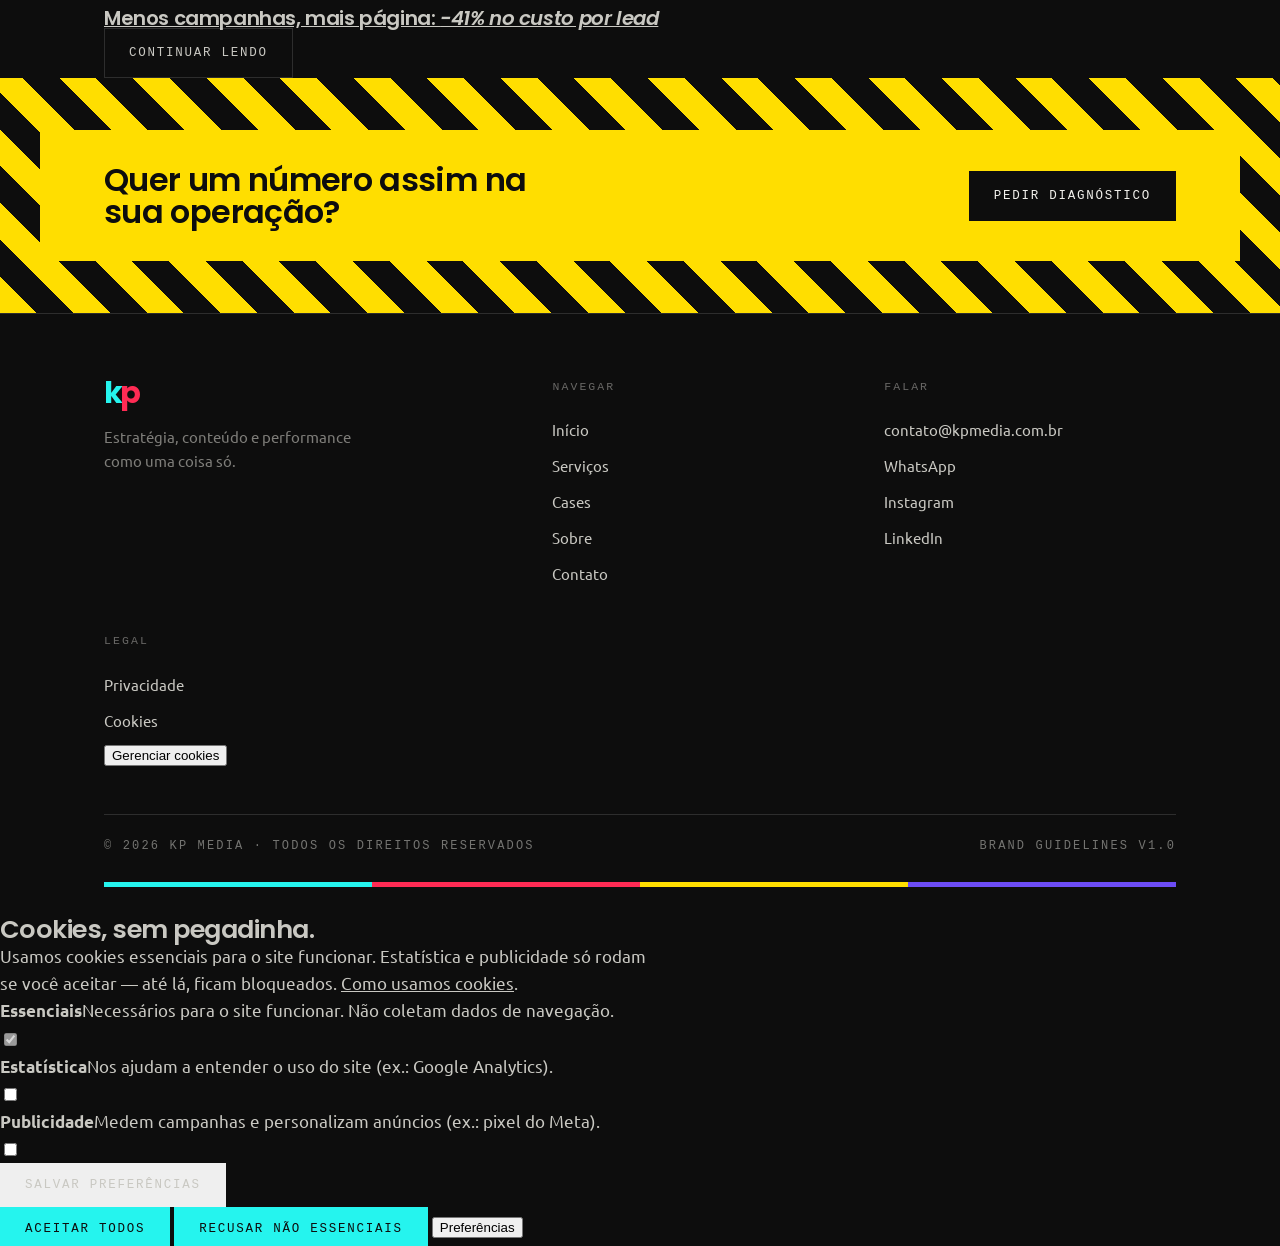
<file: cases/clinicas.html>
<!DOCTYPE html>
<html lang="pt-BR">
<head>
<meta charset="utf-8">
<meta name="viewport" content="width=device-width, initial-scale=1">
<title>Case: +64% agendamentos — rede de clínicas | KP Media</title>
<meta name="description" content="Como uma rede de clínicas com 12 unidades trocou curtida por agenda cheia: +64% de agendamentos vindos de mídia em 6 meses.">
<meta name="theme-color" content="#0D0D0D">
<meta property="og:title" content="Case: +64% agendamentos — rede de clínicas | KP Media">
<meta property="og:description" content="Como uma rede de clínicas com 12 unidades trocou curtida por agenda cheia: +64% de agendamentos vindos de mídia em 6 meses.">
<meta property="og:type" content="website">
<!-- TROCAR o domínio quando o site for publicado -->
<meta property="og:image" content="https://www.kpmedia.com.br/assets/og/og.png">
<meta property="og:image:width" content="1200">
<meta property="og:image:height" content="630">
<meta name="twitter:card" content="summary_large_image">
<link rel="icon" href="data:image/svg+xml,%3Csvg xmlns='http://www.w3.org/2000/svg' viewBox='0 0 32 32'%3E%3Crect width='32' height='32' fill='%230D0D0D'/%3E%3Ctext x='16' y='25' font-family='Poppins,Ubuntu,sans-serif' font-size='30' font-weight='700' fill='%23FF2B54' text-anchor='middle'%3Ep%3C/text%3E%3C/svg%3E">
<link rel="preconnect" href="https://fonts.googleapis.com">
<link rel="preconnect" href="https://fonts.gstatic.com" crossorigin>
<link href="https://fonts.googleapis.com/css2?family=Poppins:wght@500;600;700&family=Ubuntu:wght@400;500&family=Ubuntu+Sans+Mono:wght@400;500&display=swap" rel="stylesheet">
<link rel="stylesheet" href="../assets/css/style.css">
<noscript><style>.curtain,.curtain__mark,.loader,.cursor,.ckbar{display:none!important}.rise{opacity:1;transform:none}.mask>span{transform:none}</style></noscript>
</head>
<body>

<a class="skip-link" href="#conteudo">Pular para o conteúdo</a>

<div class="curtain is-cover" id="curtain" aria-hidden="true"><i></i><i></i><i></i><i></i><i></i></div>
<div class="curtain__mark" aria-hidden="true"><span class="logo"><span class="k">k</span><span class="p">p</span></span></div>
<div class="cursor" id="cursor" aria-hidden="true"></div>

<header class="nav" id="nav">
  <div class="wrap nav__in">
    <a href="../index.html" class="logo" aria-label="KP Media — início"><span class="k">k</span><span class="p">p</span></a>
    <nav class="nav__links" id="menu" aria-label="Navegação principal">
      <a href="../index.html">Início</a>
      <a href="../servicos.html">Serviços</a>
      <a href="../cases.html" aria-current="page">Cases</a>
      <a href="../sobre.html">Sobre</a>
      <a href="../contato.html">Contato</a>
      <a href="../contato.html" class="btn btn--ciano" data-magnet><span>Falar com a KP</span></a>
    </nav>
    <button class="nav__toggle" id="toggle" aria-label="Abrir menu" aria-expanded="false" aria-controls="menu">
      <i></i><i></i><i></i>
    </button>
  </div>
  <span class="nav__prog" id="prog" aria-hidden="true"></span>
</header>

<main id="conteudo">
<!-- CONTEÚDO DEMONSTRATIVO — trocar por dados reais, confirmados e autorizados. -->
<section class="case-hero">
  <div class="wrap">
    <span class="label label--ciano">Case · Saúde</span>
    <span class="case-hero__num " data-count="64" data-prefix="+" data-suffix="%">+64%</span>
    <h1>A verba parou de comprar curtida e passou a comprar agenda cheia.</h1>
    <div class="case-meta rise">
      <div><b>Cliente</b>Rede de clínicas · 12 unidades</div>
      <div><b>Segmento</b>Saúde</div>
      <div><b>Frentes</b>Estratégia + Performance</div>
      <div><b>Janela</b>6 meses</div>
    </div>
  </div>
</section>

<!-- TROCAR: imagens reais do trabalho (WebP/AVIF, com dimensão declarada).
     Enquanto isso, composição com os grafismos do manual. -->
<div class="case-art " aria-hidden="true"><i></i><i></i><i></i></div>

<div class="case-body">
  <div class="wrap">
    <div class="case-sec rise">
      <span class="label label--ciano">Contexto</span>
      <div><h2>Cliente e contexto</h2><p>Rede de clínicas com 12 unidades em três cidades, marca forte na região e um Instagram movimentado. A verba de mídia crescia todo ano — o número de agendamentos vindos do digital, não.</p></div>
    </div>
    <div class="case-sec rise">
      <span class="label label--rosa">Problema</span>
      <div><h2>O que estava travando</h2><p>A conta era otimizada por engajamento: as campanhas aprendiam a encontrar quem curte, não quem agenda. E o caminho do anúncio até a marcação passava por um link na bio e um formulário genérico, sem rastreamento por unidade.</p></div>
    </div>
    <div class="case-sec rise">
      <span class="label label--amarelo">Decisão</span>
      <div><h2>A decisão que tomamos</h2><p>Parar de anunciar a marca e passar a anunciar a agenda. Toda campanha foi reconstruída em volta de um evento só — agendamento confirmado — com página própria por unidade e rastreamento de ponta a ponta.</p></div>
    </div>
    <div class="case-sec rise">
      <span class="label label--ciano">Execução</span>
      <div><h2>O que fizemos</h2><ul>
        <li><span>→</span> Diagnóstico de conta, rastreamento e jornada de agendamento</li>
        <li><span>→</span> Landing page por unidade, com horários e convênios na primeira dobra</li>
        <li><span>→</span> Eventos de conversão ligados ao sistema de agenda (não ao clique)</li>
        <li><span>→</span> Realocação da verba: 100% das campanhas otimizando por agendamento</li>
        <li><span>→</span> Leitura semanal por unidade, com recomendação de corte ou ampliação</li></ul></div>
    </div>
    <div class="case-sec rise" style="border-bottom:0">
      <span class="label label--rosa">Número</span>
      <div>
        <h2>O resultado, medido</h2>
        <div class="case-kpis">
          <div class="stat"><b data-count="64" data-prefix="+" data-suffix="%">+64%</b><p>agendamentos vindos de mídia, comparando os 6 meses anteriores</p></div>
          <div class="stat"><b data-count="18" data-prefix="−" data-suffix="%">−18%</b><p>de verba total de mídia no mesmo período</p></div>
          <div class="stat"><b data-count="3.1" data-prefix="" data-suffix="×">3,1×</b><p>mais agendamentos por real investido</p></div></div>
        <p style="margin-top:18px;font-size:14px;color:rgba(201,200,194,.55)">Variação percentual publicada no lugar de valores absolutos, conforme o combinado de confidencialidade com o cliente.</p>
      </div>
    </div>
  </div>
</div>

<div class="case-next">
  <div class="wrap">
    <a href="../cases/saas.html">
      <div><span class="label">Próximo case</span>
      <h3 style="margin-top:10px">Menos campanhas, mais página: <em>−41% no custo por lead</em></h3></div>
      <span class="btn btn--ghost"><span>Continuar lendo</span></span>
    </a>
  </div>
</div>
</main>

<section class="stripe">
  <div class="stripe__in">
    <h3>Quer um número assim na sua operação?</h3>
    <a href="../contato.html" class="btn btn--preto" data-magnet><span>Pedir diagnóstico</span></a>
  </div>
</section>

<!-- ============================ FOOTER ============================ -->
<footer class="ft">
  <div class="wrap">
    <div class="ft__grid">
      <div>
        <span class="logo"><span class="k">k</span><span class="p">p</span></span>
        <p style="margin-top:16px;font-size:15px;color:rgba(201,200,194,.6);max-width:34ch">
          Estratégia, conteúdo e performance como uma coisa só.
        </p>
      </div>
      <div>
        <h4>Navegar</h4>
        <a href="../index.html">Início</a>
        <a href="../servicos.html">Serviços</a>
        <a href="../cases.html">Cases</a>
        <a href="../sobre.html">Sobre</a>
        <a href="../contato.html">Contato</a>
      </div>
      <div>
        <h4>Falar</h4>
        <a href="mailto:contato@kpmedia.com.br">contato@kpmedia.com.br</a>
        <a href="#" data-no-transition>WhatsApp</a>
        <a href="#" data-no-transition>Instagram</a>
        <a href="#" data-no-transition>LinkedIn</a>
      </div>
      <div>
        <h4>Legal</h4>
        <a href="../privacidade.html">Privacidade</a>
        <a href="../cookies.html">Cookies</a>
        <button type="button" data-cookie-prefs>Gerenciar cookies</button>
      </div>
    </div>
    <div class="ft__bar">
      <span class="label">© 2026 KP Media · Todos os direitos reservados</span>
      <!-- TROCAR: razão social e CNPJ reais (item 3 da arquitetura) -->
      <span class="label">Brand guidelines v1.0</span>
    </div>
    <div class="ft__rule" aria-hidden="true"><i></i><i></i><i></i><i></i></div>
  </div>
</footer>

<!-- ============================ COOKIES (LGPD) ============================ -->
<div class="ckbar" id="ckbar" role="dialog" aria-labelledby="ck-title" aria-describedby="ck-desc">
  <h2 id="ck-title">Cookies, sem pegadinha.</h2>
  <p id="ck-desc">Usamos cookies essenciais para o site funcionar. Estatística e publicidade só rodam se você aceitar — até lá, ficam bloqueados. <a href="../cookies.html">Como usamos cookies</a>.</p>
  <div class="ckbar__opts" id="ck-opts">
    <div class="ckopt">
      <div><b>Essenciais</b><span>Necessários para o site funcionar. Não coletam dados de navegação.</span></div>
      <input type="checkbox" checked disabled aria-label="Cookies essenciais (sempre ativos)">
    </div>
    <div class="ckopt">
      <div><b>Estatística</b><span>Nos ajudam a entender o uso do site (ex.: Google Analytics).</span></div>
      <input type="checkbox" id="ck-analytics" aria-label="Permitir cookies de estatística">
    </div>
    <div class="ckopt">
      <div><b>Publicidade</b><span>Medem campanhas e personalizam anúncios (ex.: pixel do Meta).</span></div>
      <input type="checkbox" id="ck-ads" aria-label="Permitir cookies de publicidade">
    </div>
    <div class="ckbar__row">
      <button type="button" class="btn btn--ghost" id="ck-save"><span>Salvar preferências</span></button>
    </div>
  </div>
  <div class="ckbar__row">
    <button type="button" class="btn btn--ciano" id="ck-accept"><span>Aceitar todos</span></button>
    <button type="button" class="btn btn--ciano" id="ck-reject"><span>Recusar não essenciais</span></button>
    <button type="button" class="ckbar__pref" id="ck-pref" aria-expanded="false" aria-controls="ck-opts">Preferências</button>
  </div>
</div>

<script defer src="../assets/vendor/gsap.min.js"></script>
<script defer src="../assets/vendor/ScrollTrigger.min.js"></script>
<script defer src="../assets/vendor/SplitText.min.js"></script>
<script defer src="../assets/vendor/lenis.min.js"></script>
<script defer src="../assets/js/main.js"></script>
</body>
</html>
</file>
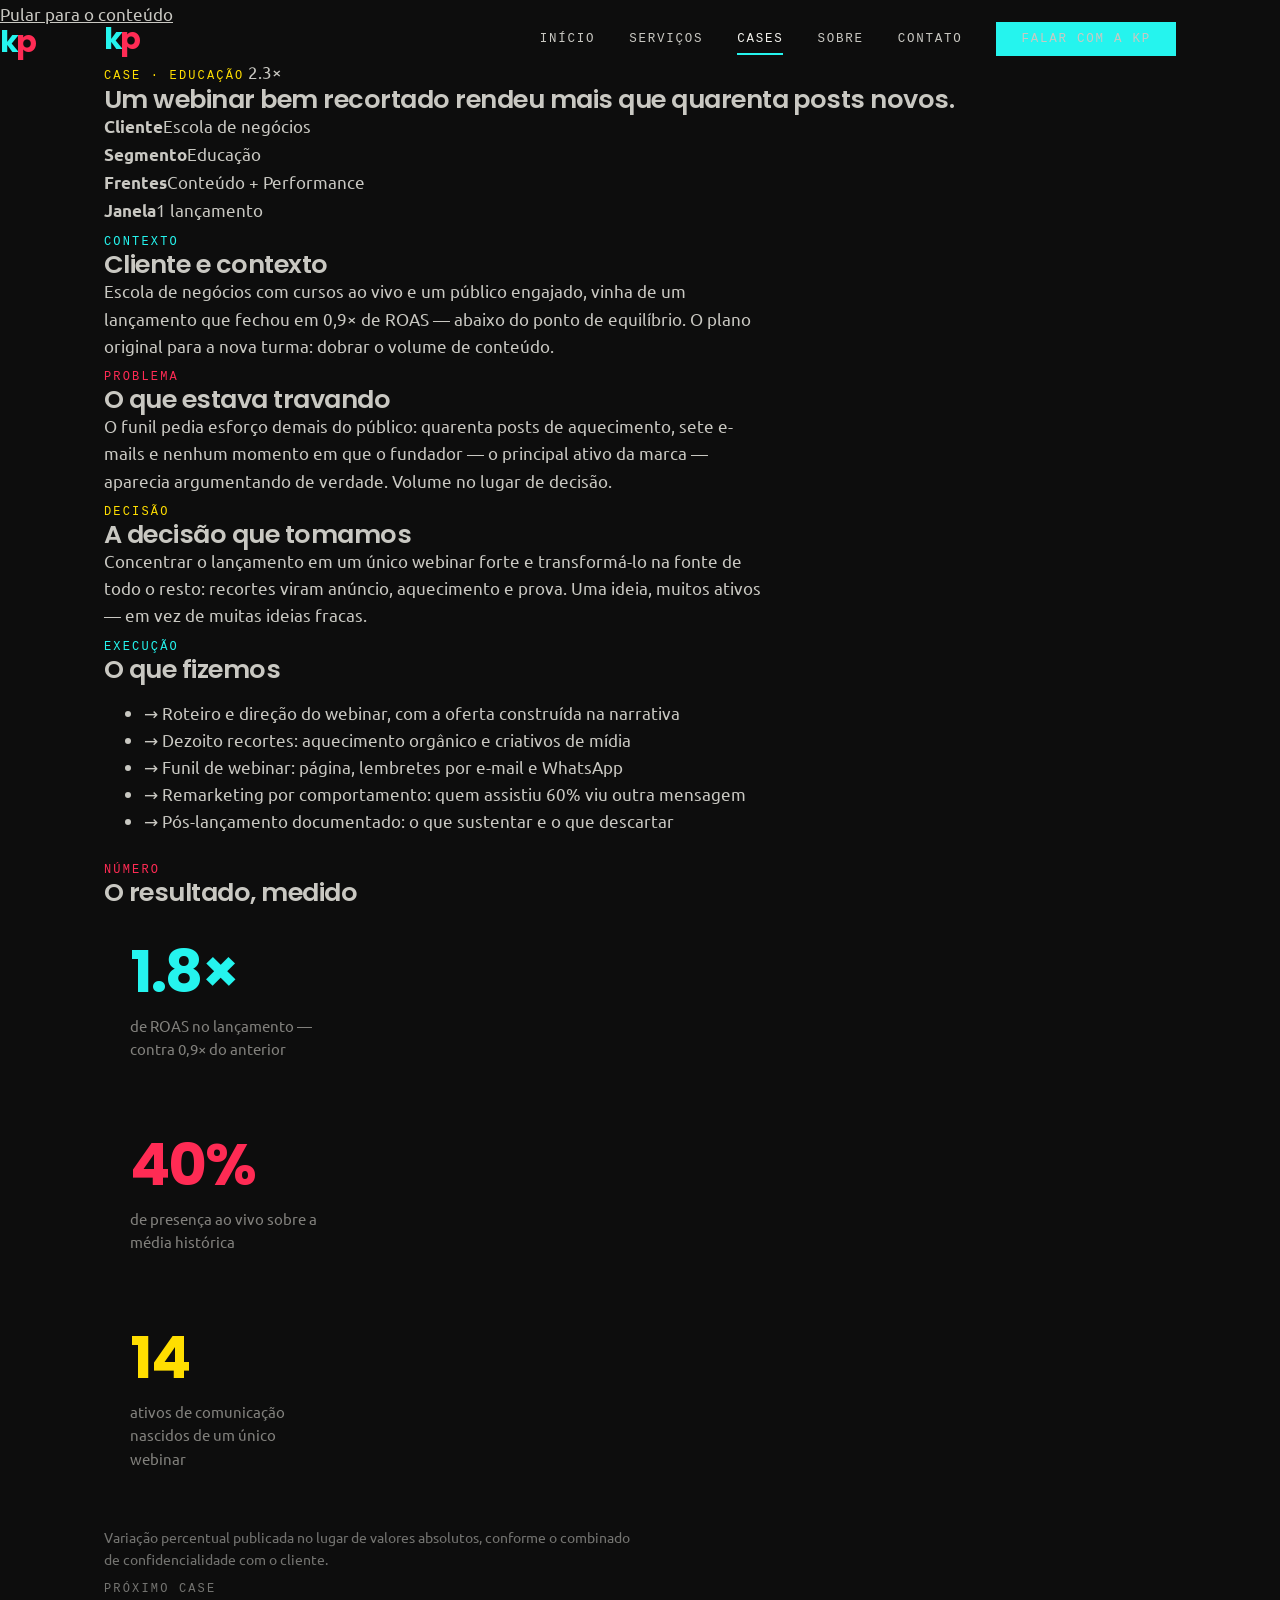
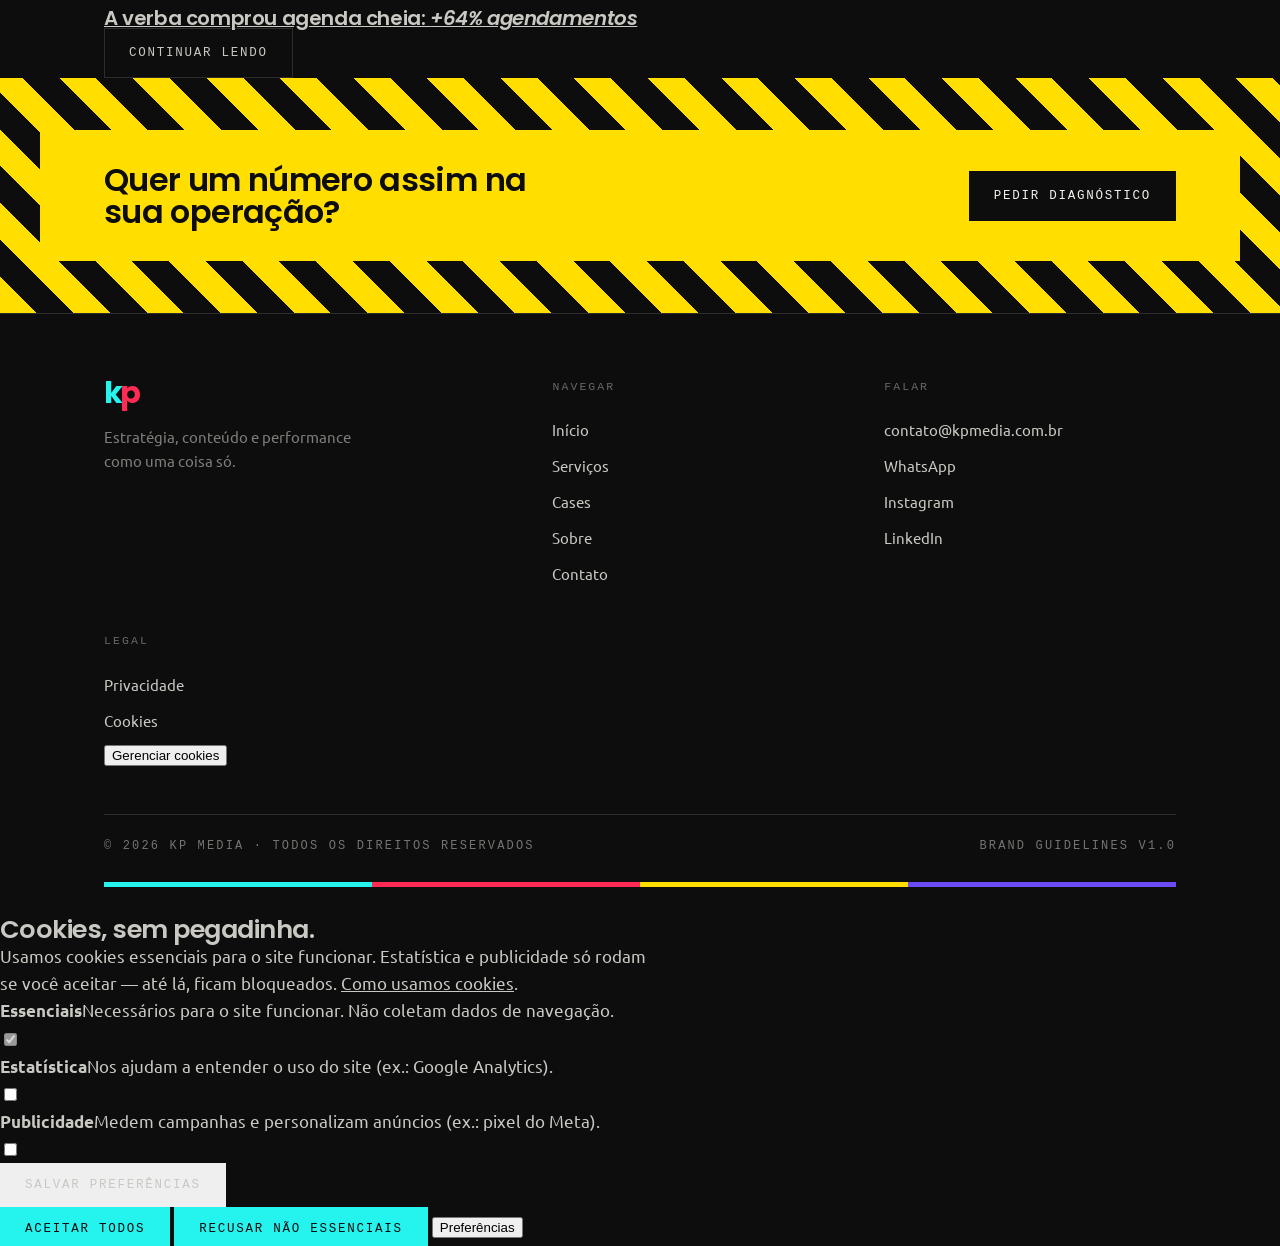
<file: cases/educacao.html>
<!DOCTYPE html>
<html lang="pt-BR">
<head>
<meta charset="utf-8">
<meta name="viewport" content="width=device-width, initial-scale=1">
<title>Case: 2,3× de ROAS no lançamento — educação | KP Media</title>
<meta name="description" content="Como uma escola de negócios saiu de 0,9× para 2,3× de ROAS trocando volume de posts por um funil de webinar bem recortado.">
<meta name="theme-color" content="#0D0D0D">
<meta property="og:title" content="Case: 2,3× de ROAS no lançamento — educação | KP Media">
<meta property="og:description" content="Como uma escola de negócios saiu de 0,9× para 2,3× de ROAS trocando volume de posts por um funil de webinar bem recortado.">
<meta property="og:type" content="website">
<!-- TROCAR o domínio quando o site for publicado -->
<meta property="og:image" content="https://www.kpmedia.com.br/assets/og/og.png">
<meta property="og:image:width" content="1200">
<meta property="og:image:height" content="630">
<meta name="twitter:card" content="summary_large_image">
<link rel="icon" href="data:image/svg+xml,%3Csvg xmlns='http://www.w3.org/2000/svg' viewBox='0 0 32 32'%3E%3Crect width='32' height='32' fill='%230D0D0D'/%3E%3Ctext x='16' y='25' font-family='Poppins,Ubuntu,sans-serif' font-size='30' font-weight='700' fill='%23FF2B54' text-anchor='middle'%3Ep%3C/text%3E%3C/svg%3E">
<link rel="preconnect" href="https://fonts.googleapis.com">
<link rel="preconnect" href="https://fonts.gstatic.com" crossorigin>
<link href="https://fonts.googleapis.com/css2?family=Poppins:wght@500;600;700&family=Ubuntu:wght@400;500&family=Ubuntu+Sans+Mono:wght@400;500&display=swap" rel="stylesheet">
<link rel="stylesheet" href="../assets/css/style.css">
<noscript><style>.curtain,.curtain__mark,.loader,.cursor,.ckbar{display:none!important}.rise{opacity:1;transform:none}.mask>span{transform:none}</style></noscript>
</head>
<body>

<a class="skip-link" href="#conteudo">Pular para o conteúdo</a>

<div class="curtain is-cover" id="curtain" aria-hidden="true"><i></i><i></i><i></i><i></i><i></i></div>
<div class="curtain__mark" aria-hidden="true"><span class="logo"><span class="k">k</span><span class="p">p</span></span></div>
<div class="cursor" id="cursor" aria-hidden="true"></div>

<header class="nav" id="nav">
  <div class="wrap nav__in">
    <a href="../index.html" class="logo" aria-label="KP Media — início"><span class="k">k</span><span class="p">p</span></a>
    <nav class="nav__links" id="menu" aria-label="Navegação principal">
      <a href="../index.html">Início</a>
      <a href="../servicos.html">Serviços</a>
      <a href="../cases.html" aria-current="page">Cases</a>
      <a href="../sobre.html">Sobre</a>
      <a href="../contato.html">Contato</a>
      <a href="../contato.html" class="btn btn--ciano" data-magnet><span>Falar com a KP</span></a>
    </nav>
    <button class="nav__toggle" id="toggle" aria-label="Abrir menu" aria-expanded="false" aria-controls="menu">
      <i></i><i></i><i></i>
    </button>
  </div>
  <span class="nav__prog" id="prog" aria-hidden="true"></span>
</header>

<main id="conteudo">
<!-- CONTEÚDO DEMONSTRATIVO — trocar por dados reais, confirmados e autorizados. -->
<section class="case-hero">
  <div class="wrap">
    <span class="label label--amarelo">Case · Educação</span>
    <span class="case-hero__num case-hero__num--amarelo" data-count="2.3" data-suffix="×">2,3×</span>
    <h1>Um webinar bem recortado rendeu mais que quarenta posts novos.</h1>
    <div class="case-meta rise">
      <div><b>Cliente</b>Escola de negócios</div>
      <div><b>Segmento</b>Educação</div>
      <div><b>Frentes</b>Conteúdo + Performance</div>
      <div><b>Janela</b>1 lançamento</div>
    </div>
  </div>
</section>

<!-- TROCAR: imagens reais do trabalho (WebP/AVIF, com dimensão declarada).
     Enquanto isso, composição com os grafismos do manual. -->
<div class="case-art case-art--amarelo" aria-hidden="true"><i></i><i></i><i></i></div>

<div class="case-body">
  <div class="wrap">
    <div class="case-sec rise">
      <span class="label label--ciano">Contexto</span>
      <div><h2>Cliente e contexto</h2><p>Escola de negócios com cursos ao vivo e um público engajado, vinha de um lançamento que fechou em 0,9× de ROAS — abaixo do ponto de equilíbrio. O plano original para a nova turma: dobrar o volume de conteúdo.</p></div>
    </div>
    <div class="case-sec rise">
      <span class="label label--rosa">Problema</span>
      <div><h2>O que estava travando</h2><p>O funil pedia esforço demais do público: quarenta posts de aquecimento, sete e-mails e nenhum momento em que o fundador — o principal ativo da marca — aparecia argumentando de verdade. Volume no lugar de decisão.</p></div>
    </div>
    <div class="case-sec rise">
      <span class="label label--amarelo">Decisão</span>
      <div><h2>A decisão que tomamos</h2><p>Concentrar o lançamento em um único webinar forte e transformá-lo na fonte de todo o resto: recortes viram anúncio, aquecimento e prova. Uma ideia, muitos ativos — em vez de muitas ideias fracas.</p></div>
    </div>
    <div class="case-sec rise">
      <span class="label label--ciano">Execução</span>
      <div><h2>O que fizemos</h2><ul>
        <li><span>→</span> Roteiro e direção do webinar, com a oferta construída na narrativa</li>
        <li><span>→</span> Dezoito recortes: aquecimento orgânico e criativos de mídia</li>
        <li><span>→</span> Funil de webinar: página, lembretes por e-mail e WhatsApp</li>
        <li><span>→</span> Remarketing por comportamento: quem assistiu 60% viu outra mensagem</li>
        <li><span>→</span> Pós-lançamento documentado: o que sustentar e o que descartar</li></ul></div>
    </div>
    <div class="case-sec rise" style="border-bottom:0">
      <span class="label label--rosa">Número</span>
      <div>
        <h2>O resultado, medido</h2>
        <div class="case-kpis">
          <div class="stat"><b data-count="2.3" data-prefix="" data-suffix="×">2,3×</b><p>de ROAS no lançamento — contra 0,9× do anterior</p></div>
          <div class="stat"><b data-count="52" data-prefix="+" data-suffix="%">+52%</b><p>de presença ao vivo sobre a média histórica</p></div>
          <div class="stat"><b data-count="18" data-prefix="" data-suffix="">18</b><p>ativos de comunicação nascidos de um único webinar</p></div></div>
        <p style="margin-top:18px;font-size:14px;color:rgba(201,200,194,.55)">Variação percentual publicada no lugar de valores absolutos, conforme o combinado de confidencialidade com o cliente.</p>
      </div>
    </div>
  </div>
</div>

<div class="case-next">
  <div class="wrap">
    <a href="../cases/clinicas.html">
      <div><span class="label">Próximo case</span>
      <h3 style="margin-top:10px">A verba comprou agenda cheia: <em>+64% agendamentos</em></h3></div>
      <span class="btn btn--ghost"><span>Continuar lendo</span></span>
    </a>
  </div>
</div>
</main>

<section class="stripe">
  <div class="stripe__in">
    <h3>Quer um número assim na sua operação?</h3>
    <a href="../contato.html" class="btn btn--preto" data-magnet><span>Pedir diagnóstico</span></a>
  </div>
</section>

<!-- ============================ FOOTER ============================ -->
<footer class="ft">
  <div class="wrap">
    <div class="ft__grid">
      <div>
        <span class="logo"><span class="k">k</span><span class="p">p</span></span>
        <p style="margin-top:16px;font-size:15px;color:rgba(201,200,194,.6);max-width:34ch">
          Estratégia, conteúdo e performance como uma coisa só.
        </p>
      </div>
      <div>
        <h4>Navegar</h4>
        <a href="../index.html">Início</a>
        <a href="../servicos.html">Serviços</a>
        <a href="../cases.html">Cases</a>
        <a href="../sobre.html">Sobre</a>
        <a href="../contato.html">Contato</a>
      </div>
      <div>
        <h4>Falar</h4>
        <a href="mailto:contato@kpmedia.com.br">contato@kpmedia.com.br</a>
        <a href="#" data-no-transition>WhatsApp</a>
        <a href="#" data-no-transition>Instagram</a>
        <a href="#" data-no-transition>LinkedIn</a>
      </div>
      <div>
        <h4>Legal</h4>
        <a href="../privacidade.html">Privacidade</a>
        <a href="../cookies.html">Cookies</a>
        <button type="button" data-cookie-prefs>Gerenciar cookies</button>
      </div>
    </div>
    <div class="ft__bar">
      <span class="label">© 2026 KP Media · Todos os direitos reservados</span>
      <!-- TROCAR: razão social e CNPJ reais (item 3 da arquitetura) -->
      <span class="label">Brand guidelines v1.0</span>
    </div>
    <div class="ft__rule" aria-hidden="true"><i></i><i></i><i></i><i></i></div>
  </div>
</footer>

<!-- ============================ COOKIES (LGPD) ============================ -->
<div class="ckbar" id="ckbar" role="dialog" aria-labelledby="ck-title" aria-describedby="ck-desc">
  <h2 id="ck-title">Cookies, sem pegadinha.</h2>
  <p id="ck-desc">Usamos cookies essenciais para o site funcionar. Estatística e publicidade só rodam se você aceitar — até lá, ficam bloqueados. <a href="../cookies.html">Como usamos cookies</a>.</p>
  <div class="ckbar__opts" id="ck-opts">
    <div class="ckopt">
      <div><b>Essenciais</b><span>Necessários para o site funcionar. Não coletam dados de navegação.</span></div>
      <input type="checkbox" checked disabled aria-label="Cookies essenciais (sempre ativos)">
    </div>
    <div class="ckopt">
      <div><b>Estatística</b><span>Nos ajudam a entender o uso do site (ex.: Google Analytics).</span></div>
      <input type="checkbox" id="ck-analytics" aria-label="Permitir cookies de estatística">
    </div>
    <div class="ckopt">
      <div><b>Publicidade</b><span>Medem campanhas e personalizam anúncios (ex.: pixel do Meta).</span></div>
      <input type="checkbox" id="ck-ads" aria-label="Permitir cookies de publicidade">
    </div>
    <div class="ckbar__row">
      <button type="button" class="btn btn--ghost" id="ck-save"><span>Salvar preferências</span></button>
    </div>
  </div>
  <div class="ckbar__row">
    <button type="button" class="btn btn--ciano" id="ck-accept"><span>Aceitar todos</span></button>
    <button type="button" class="btn btn--ciano" id="ck-reject"><span>Recusar não essenciais</span></button>
    <button type="button" class="ckbar__pref" id="ck-pref" aria-expanded="false" aria-controls="ck-opts">Preferências</button>
  </div>
</div>

<script defer src="../assets/vendor/gsap.min.js"></script>
<script defer src="../assets/vendor/ScrollTrigger.min.js"></script>
<script defer src="../assets/vendor/SplitText.min.js"></script>
<script defer src="../assets/vendor/lenis.min.js"></script>
<script defer src="../assets/js/main.js"></script>
</body>
</html>
</file>
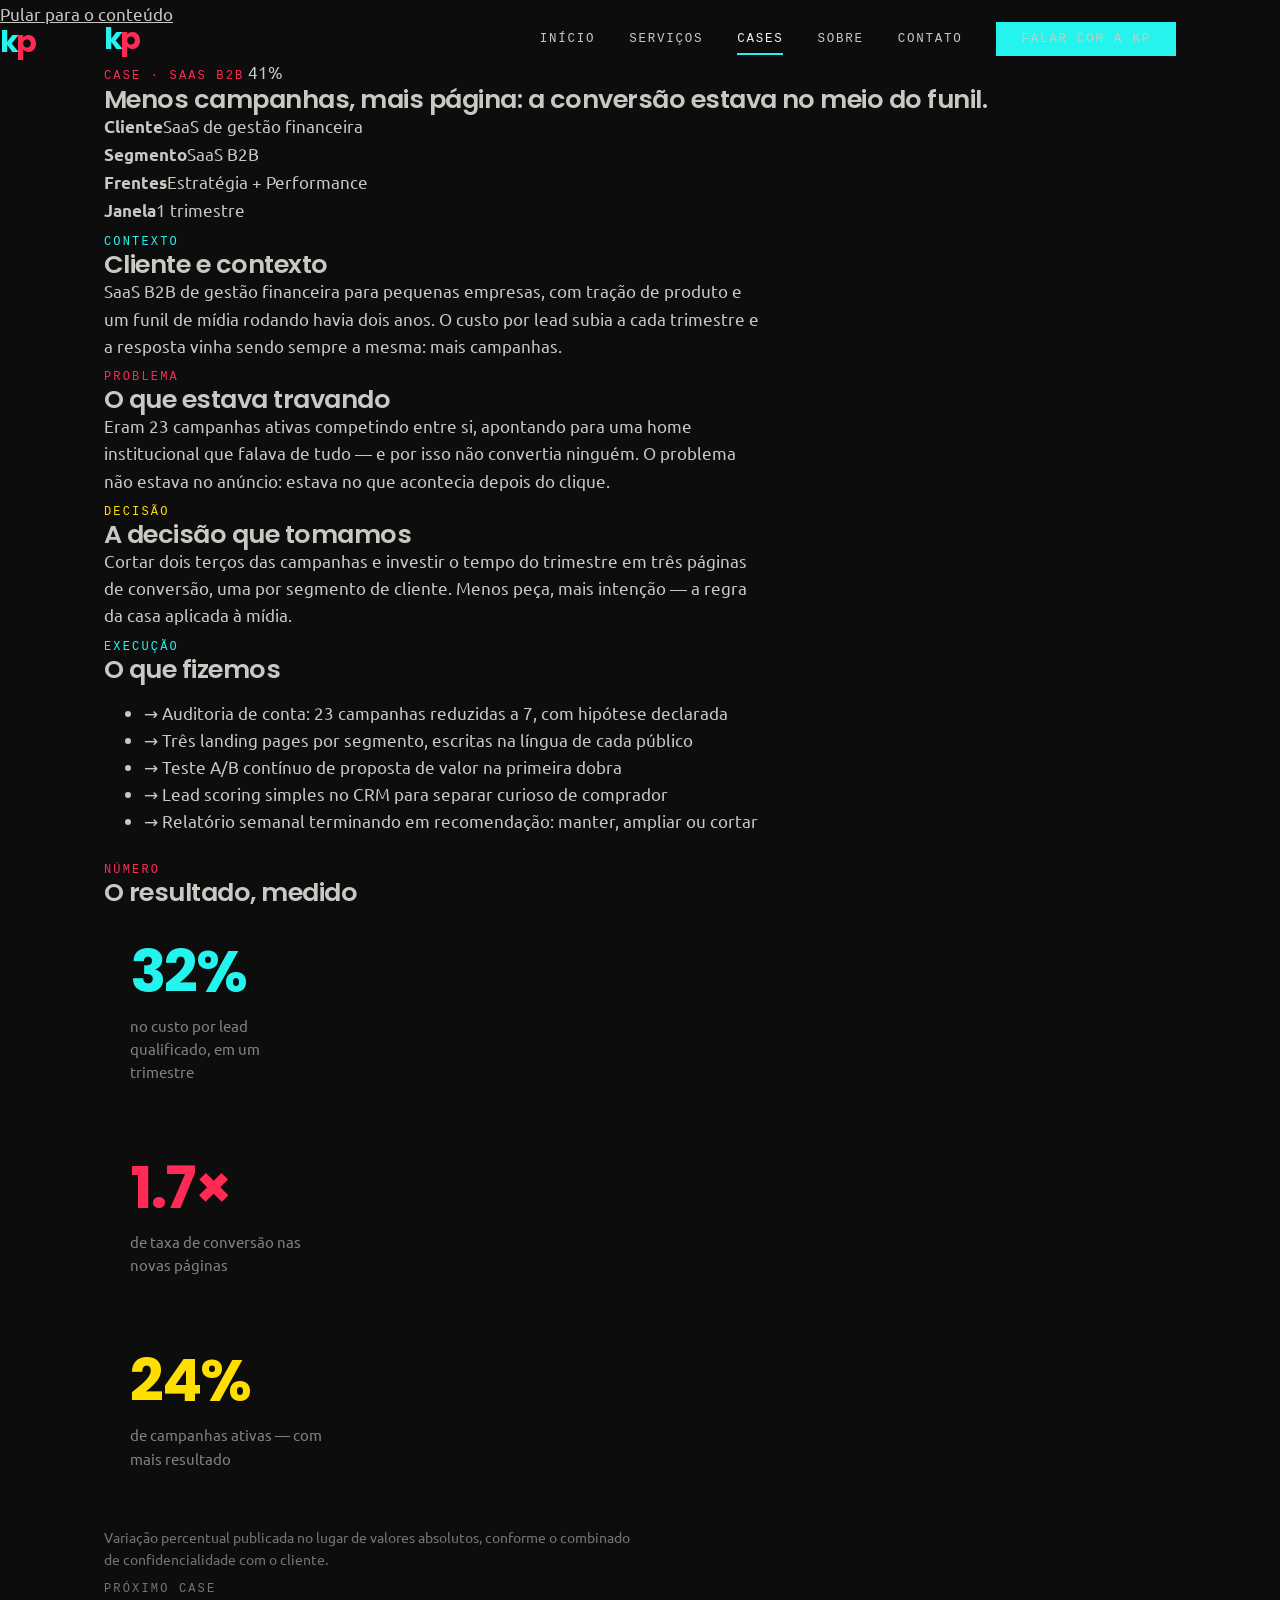
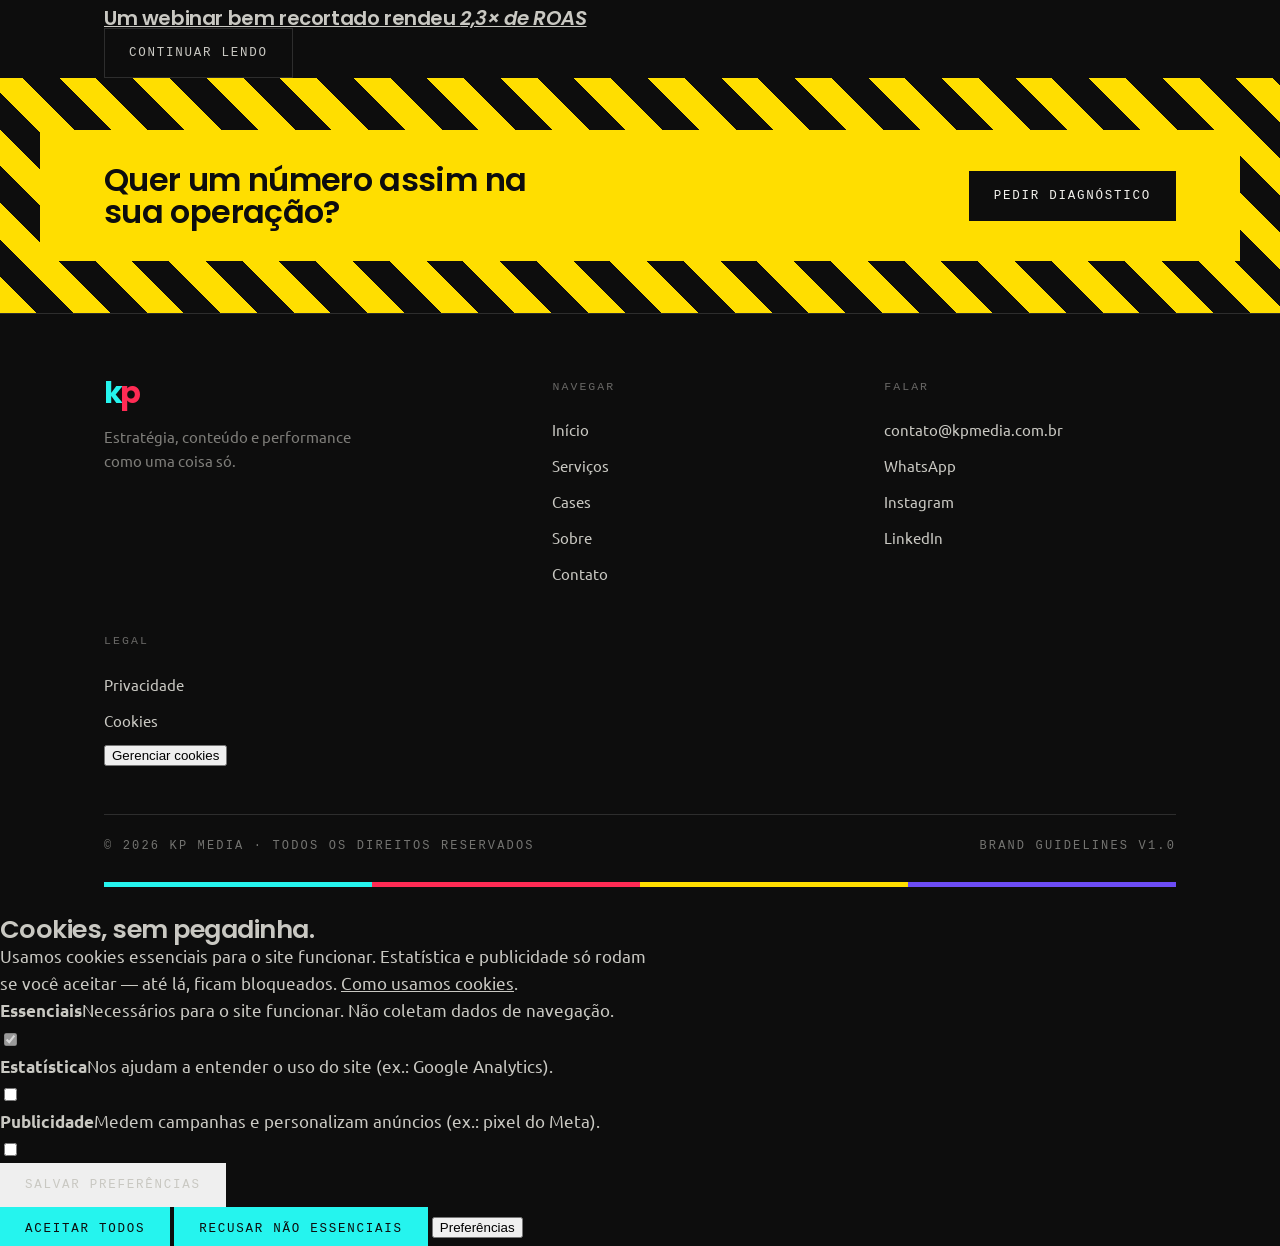
<file: cases/saas.html>
<!DOCTYPE html>
<html lang="pt-BR">
<head>
<meta charset="utf-8">
<meta name="viewport" content="width=device-width, initial-scale=1">
<title>Case: −41% no custo por lead — SaaS B2B | KP Media</title>
<meta name="description" content="Menos campanhas, mais página: como um SaaS B2B de gestão financeira cortou 41% do custo por lead qualificado em um trimestre.">
<meta name="theme-color" content="#0D0D0D">
<meta property="og:title" content="Case: −41% no custo por lead — SaaS B2B | KP Media">
<meta property="og:description" content="Menos campanhas, mais página: como um SaaS B2B de gestão financeira cortou 41% do custo por lead qualificado em um trimestre.">
<meta property="og:type" content="website">
<!-- TROCAR o domínio quando o site for publicado -->
<meta property="og:image" content="https://www.kpmedia.com.br/assets/og/og.png">
<meta property="og:image:width" content="1200">
<meta property="og:image:height" content="630">
<meta name="twitter:card" content="summary_large_image">
<link rel="icon" href="data:image/svg+xml,%3Csvg xmlns='http://www.w3.org/2000/svg' viewBox='0 0 32 32'%3E%3Crect width='32' height='32' fill='%230D0D0D'/%3E%3Ctext x='16' y='25' font-family='Poppins,Ubuntu,sans-serif' font-size='30' font-weight='700' fill='%23FF2B54' text-anchor='middle'%3Ep%3C/text%3E%3C/svg%3E">
<link rel="preconnect" href="https://fonts.googleapis.com">
<link rel="preconnect" href="https://fonts.gstatic.com" crossorigin>
<link href="https://fonts.googleapis.com/css2?family=Poppins:wght@500;600;700&family=Ubuntu:wght@400;500&family=Ubuntu+Sans+Mono:wght@400;500&display=swap" rel="stylesheet">
<link rel="stylesheet" href="../assets/css/style.css">
<noscript><style>.curtain,.curtain__mark,.loader,.cursor,.ckbar{display:none!important}.rise{opacity:1;transform:none}.mask>span{transform:none}</style></noscript>
</head>
<body>

<a class="skip-link" href="#conteudo">Pular para o conteúdo</a>

<div class="curtain is-cover" id="curtain" aria-hidden="true"><i></i><i></i><i></i><i></i><i></i></div>
<div class="curtain__mark" aria-hidden="true"><span class="logo"><span class="k">k</span><span class="p">p</span></span></div>
<div class="cursor" id="cursor" aria-hidden="true"></div>

<header class="nav" id="nav">
  <div class="wrap nav__in">
    <a href="../index.html" class="logo" aria-label="KP Media — início"><span class="k">k</span><span class="p">p</span></a>
    <nav class="nav__links" id="menu" aria-label="Navegação principal">
      <a href="../index.html">Início</a>
      <a href="../servicos.html">Serviços</a>
      <a href="../cases.html" aria-current="page">Cases</a>
      <a href="../sobre.html">Sobre</a>
      <a href="../contato.html">Contato</a>
      <a href="../contato.html" class="btn btn--ciano" data-magnet><span>Falar com a KP</span></a>
    </nav>
    <button class="nav__toggle" id="toggle" aria-label="Abrir menu" aria-expanded="false" aria-controls="menu">
      <i></i><i></i><i></i>
    </button>
  </div>
  <span class="nav__prog" id="prog" aria-hidden="true"></span>
</header>

<main id="conteudo">
<!-- CONTEÚDO DEMONSTRATIVO — trocar por dados reais, confirmados e autorizados. -->
<section class="case-hero">
  <div class="wrap">
    <span class="label label--rosa">Case · SaaS B2B</span>
    <span class="case-hero__num case-hero__num--rosa" data-count="41" data-prefix="−" data-suffix="%">−41%</span>
    <h1>Menos campanhas, mais página: a conversão estava no meio do funil.</h1>
    <div class="case-meta rise">
      <div><b>Cliente</b>SaaS de gestão financeira</div>
      <div><b>Segmento</b>SaaS B2B</div>
      <div><b>Frentes</b>Estratégia + Performance</div>
      <div><b>Janela</b>1 trimestre</div>
    </div>
  </div>
</section>

<!-- TROCAR: imagens reais do trabalho (WebP/AVIF, com dimensão declarada).
     Enquanto isso, composição com os grafismos do manual. -->
<div class="case-art case-art--rosa" aria-hidden="true"><i></i><i></i><i></i></div>

<div class="case-body">
  <div class="wrap">
    <div class="case-sec rise">
      <span class="label label--ciano">Contexto</span>
      <div><h2>Cliente e contexto</h2><p>SaaS B2B de gestão financeira para pequenas empresas, com tração de produto e um funil de mídia rodando havia dois anos. O custo por lead subia a cada trimestre e a resposta vinha sendo sempre a mesma: mais campanhas.</p></div>
    </div>
    <div class="case-sec rise">
      <span class="label label--rosa">Problema</span>
      <div><h2>O que estava travando</h2><p>Eram 23 campanhas ativas competindo entre si, apontando para uma home institucional que falava de tudo — e por isso não convertia ninguém. O problema não estava no anúncio: estava no que acontecia depois do clique.</p></div>
    </div>
    <div class="case-sec rise">
      <span class="label label--amarelo">Decisão</span>
      <div><h2>A decisão que tomamos</h2><p>Cortar dois terços das campanhas e investir o tempo do trimestre em três páginas de conversão, uma por segmento de cliente. Menos peça, mais intenção — a regra da casa aplicada à mídia.</p></div>
    </div>
    <div class="case-sec rise">
      <span class="label label--ciano">Execução</span>
      <div><h2>O que fizemos</h2><ul>
        <li><span>→</span> Auditoria de conta: 23 campanhas reduzidas a 7, com hipótese declarada</li>
        <li><span>→</span> Três landing pages por segmento, escritas na língua de cada público</li>
        <li><span>→</span> Teste A/B contínuo de proposta de valor na primeira dobra</li>
        <li><span>→</span> Lead scoring simples no CRM para separar curioso de comprador</li>
        <li><span>→</span> Relatório semanal terminando em recomendação: manter, ampliar ou cortar</li></ul></div>
    </div>
    <div class="case-sec rise" style="border-bottom:0">
      <span class="label label--rosa">Número</span>
      <div>
        <h2>O resultado, medido</h2>
        <div class="case-kpis">
          <div class="stat"><b data-count="41" data-prefix="−" data-suffix="%">−41%</b><p>no custo por lead qualificado, em um trimestre</p></div>
          <div class="stat"><b data-count="2.2" data-prefix="" data-suffix="×">2,2×</b><p>de taxa de conversão nas novas páginas</p></div>
          <div class="stat"><b data-count="30" data-prefix="−" data-suffix="%">−30%</b><p>de campanhas ativas — com mais resultado</p></div></div>
        <p style="margin-top:18px;font-size:14px;color:rgba(201,200,194,.55)">Variação percentual publicada no lugar de valores absolutos, conforme o combinado de confidencialidade com o cliente.</p>
      </div>
    </div>
  </div>
</div>

<div class="case-next">
  <div class="wrap">
    <a href="../cases/educacao.html">
      <div><span class="label">Próximo case</span>
      <h3 style="margin-top:10px">Um webinar bem recortado rendeu <em>2,3× de ROAS</em></h3></div>
      <span class="btn btn--ghost"><span>Continuar lendo</span></span>
    </a>
  </div>
</div>
</main>

<section class="stripe">
  <div class="stripe__in">
    <h3>Quer um número assim na sua operação?</h3>
    <a href="../contato.html" class="btn btn--preto" data-magnet><span>Pedir diagnóstico</span></a>
  </div>
</section>

<!-- ============================ FOOTER ============================ -->
<footer class="ft">
  <div class="wrap">
    <div class="ft__grid">
      <div>
        <span class="logo"><span class="k">k</span><span class="p">p</span></span>
        <p style="margin-top:16px;font-size:15px;color:rgba(201,200,194,.6);max-width:34ch">
          Estratégia, conteúdo e performance como uma coisa só.
        </p>
      </div>
      <div>
        <h4>Navegar</h4>
        <a href="../index.html">Início</a>
        <a href="../servicos.html">Serviços</a>
        <a href="../cases.html">Cases</a>
        <a href="../sobre.html">Sobre</a>
        <a href="../contato.html">Contato</a>
      </div>
      <div>
        <h4>Falar</h4>
        <a href="mailto:contato@kpmedia.com.br">contato@kpmedia.com.br</a>
        <a href="#" data-no-transition>WhatsApp</a>
        <a href="#" data-no-transition>Instagram</a>
        <a href="#" data-no-transition>LinkedIn</a>
      </div>
      <div>
        <h4>Legal</h4>
        <a href="../privacidade.html">Privacidade</a>
        <a href="../cookies.html">Cookies</a>
        <button type="button" data-cookie-prefs>Gerenciar cookies</button>
      </div>
    </div>
    <div class="ft__bar">
      <span class="label">© 2026 KP Media · Todos os direitos reservados</span>
      <!-- TROCAR: razão social e CNPJ reais (item 3 da arquitetura) -->
      <span class="label">Brand guidelines v1.0</span>
    </div>
    <div class="ft__rule" aria-hidden="true"><i></i><i></i><i></i><i></i></div>
  </div>
</footer>

<!-- ============================ COOKIES (LGPD) ============================ -->
<div class="ckbar" id="ckbar" role="dialog" aria-labelledby="ck-title" aria-describedby="ck-desc">
  <h2 id="ck-title">Cookies, sem pegadinha.</h2>
  <p id="ck-desc">Usamos cookies essenciais para o site funcionar. Estatística e publicidade só rodam se você aceitar — até lá, ficam bloqueados. <a href="../cookies.html">Como usamos cookies</a>.</p>
  <div class="ckbar__opts" id="ck-opts">
    <div class="ckopt">
      <div><b>Essenciais</b><span>Necessários para o site funcionar. Não coletam dados de navegação.</span></div>
      <input type="checkbox" checked disabled aria-label="Cookies essenciais (sempre ativos)">
    </div>
    <div class="ckopt">
      <div><b>Estatística</b><span>Nos ajudam a entender o uso do site (ex.: Google Analytics).</span></div>
      <input type="checkbox" id="ck-analytics" aria-label="Permitir cookies de estatística">
    </div>
    <div class="ckopt">
      <div><b>Publicidade</b><span>Medem campanhas e personalizam anúncios (ex.: pixel do Meta).</span></div>
      <input type="checkbox" id="ck-ads" aria-label="Permitir cookies de publicidade">
    </div>
    <div class="ckbar__row">
      <button type="button" class="btn btn--ghost" id="ck-save"><span>Salvar preferências</span></button>
    </div>
  </div>
  <div class="ckbar__row">
    <button type="button" class="btn btn--ciano" id="ck-accept"><span>Aceitar todos</span></button>
    <button type="button" class="btn btn--ciano" id="ck-reject"><span>Recusar não essenciais</span></button>
    <button type="button" class="ckbar__pref" id="ck-pref" aria-expanded="false" aria-controls="ck-opts">Preferências</button>
  </div>
</div>

<script defer src="../assets/vendor/gsap.min.js"></script>
<script defer src="../assets/vendor/ScrollTrigger.min.js"></script>
<script defer src="../assets/vendor/SplitText.min.js"></script>
<script defer src="../assets/vendor/lenis.min.js"></script>
<script defer src="../assets/js/main.js"></script>
</body>
</html>
</file>
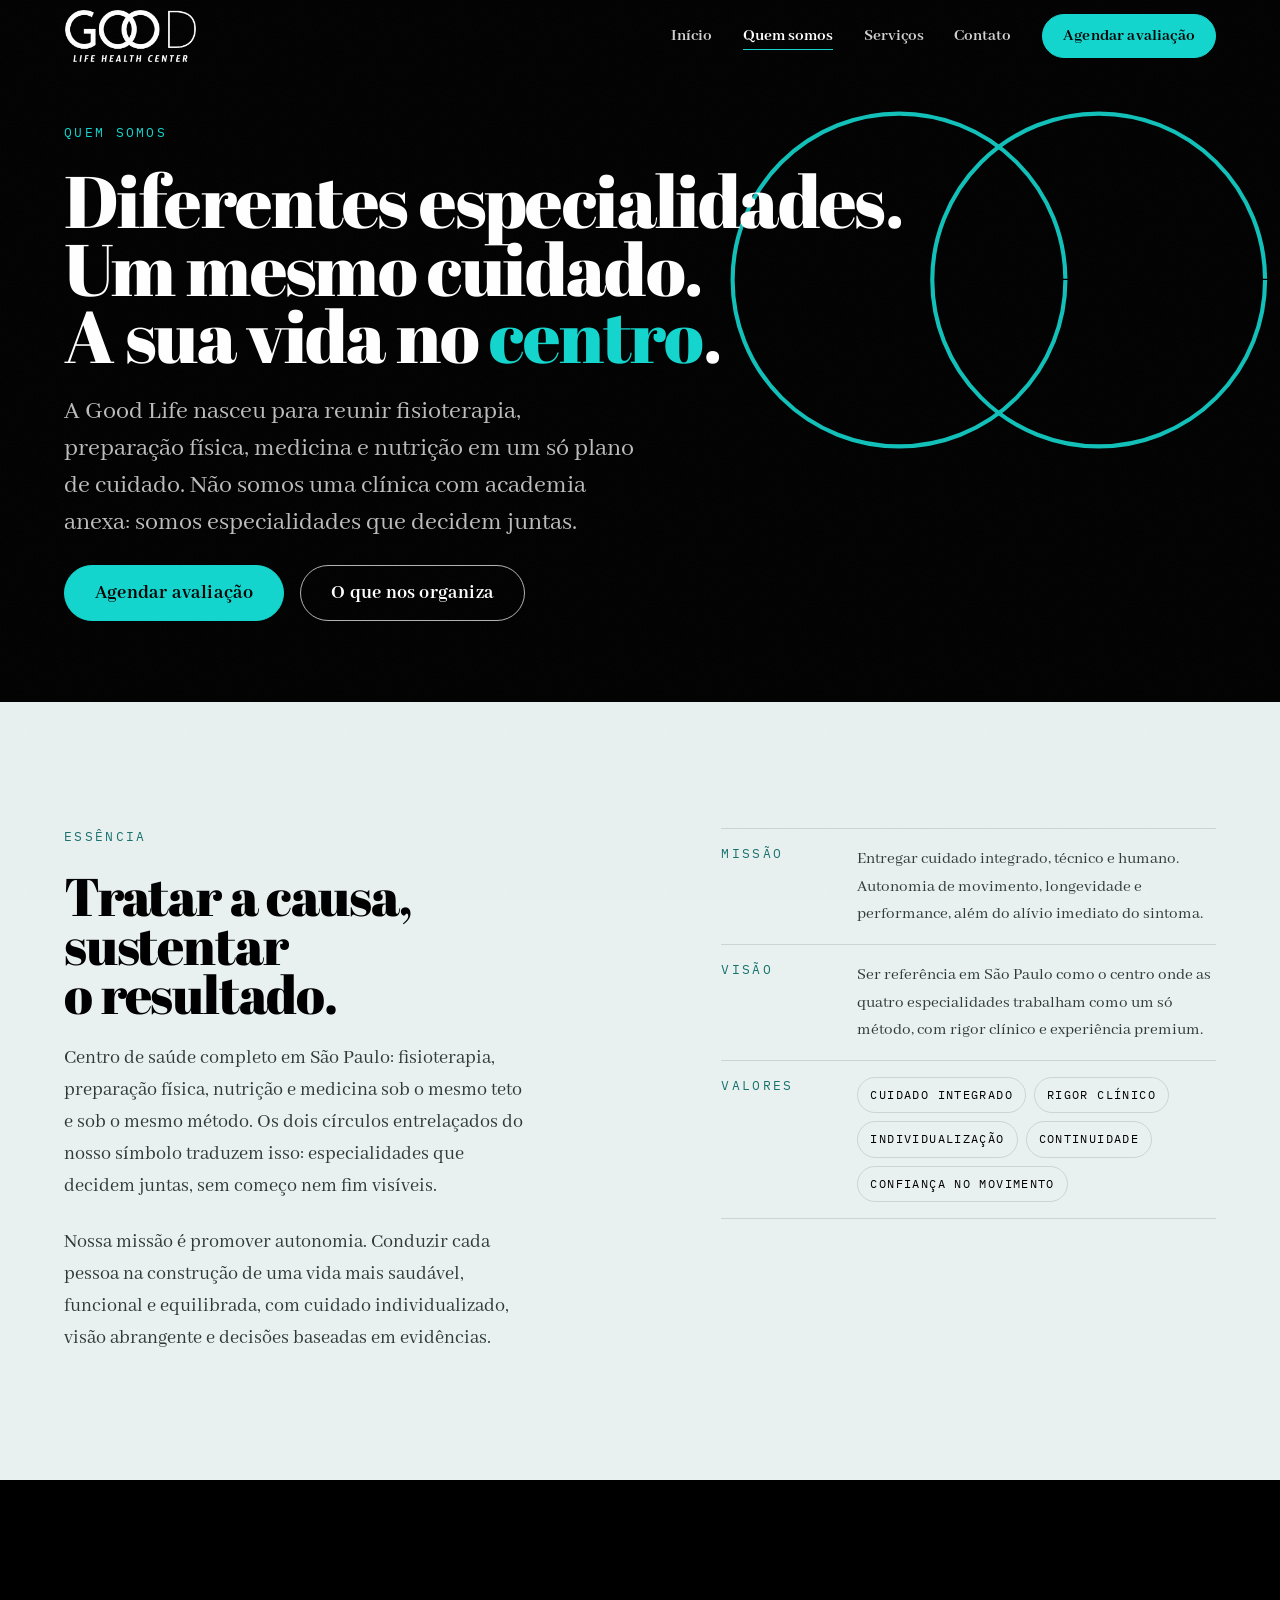
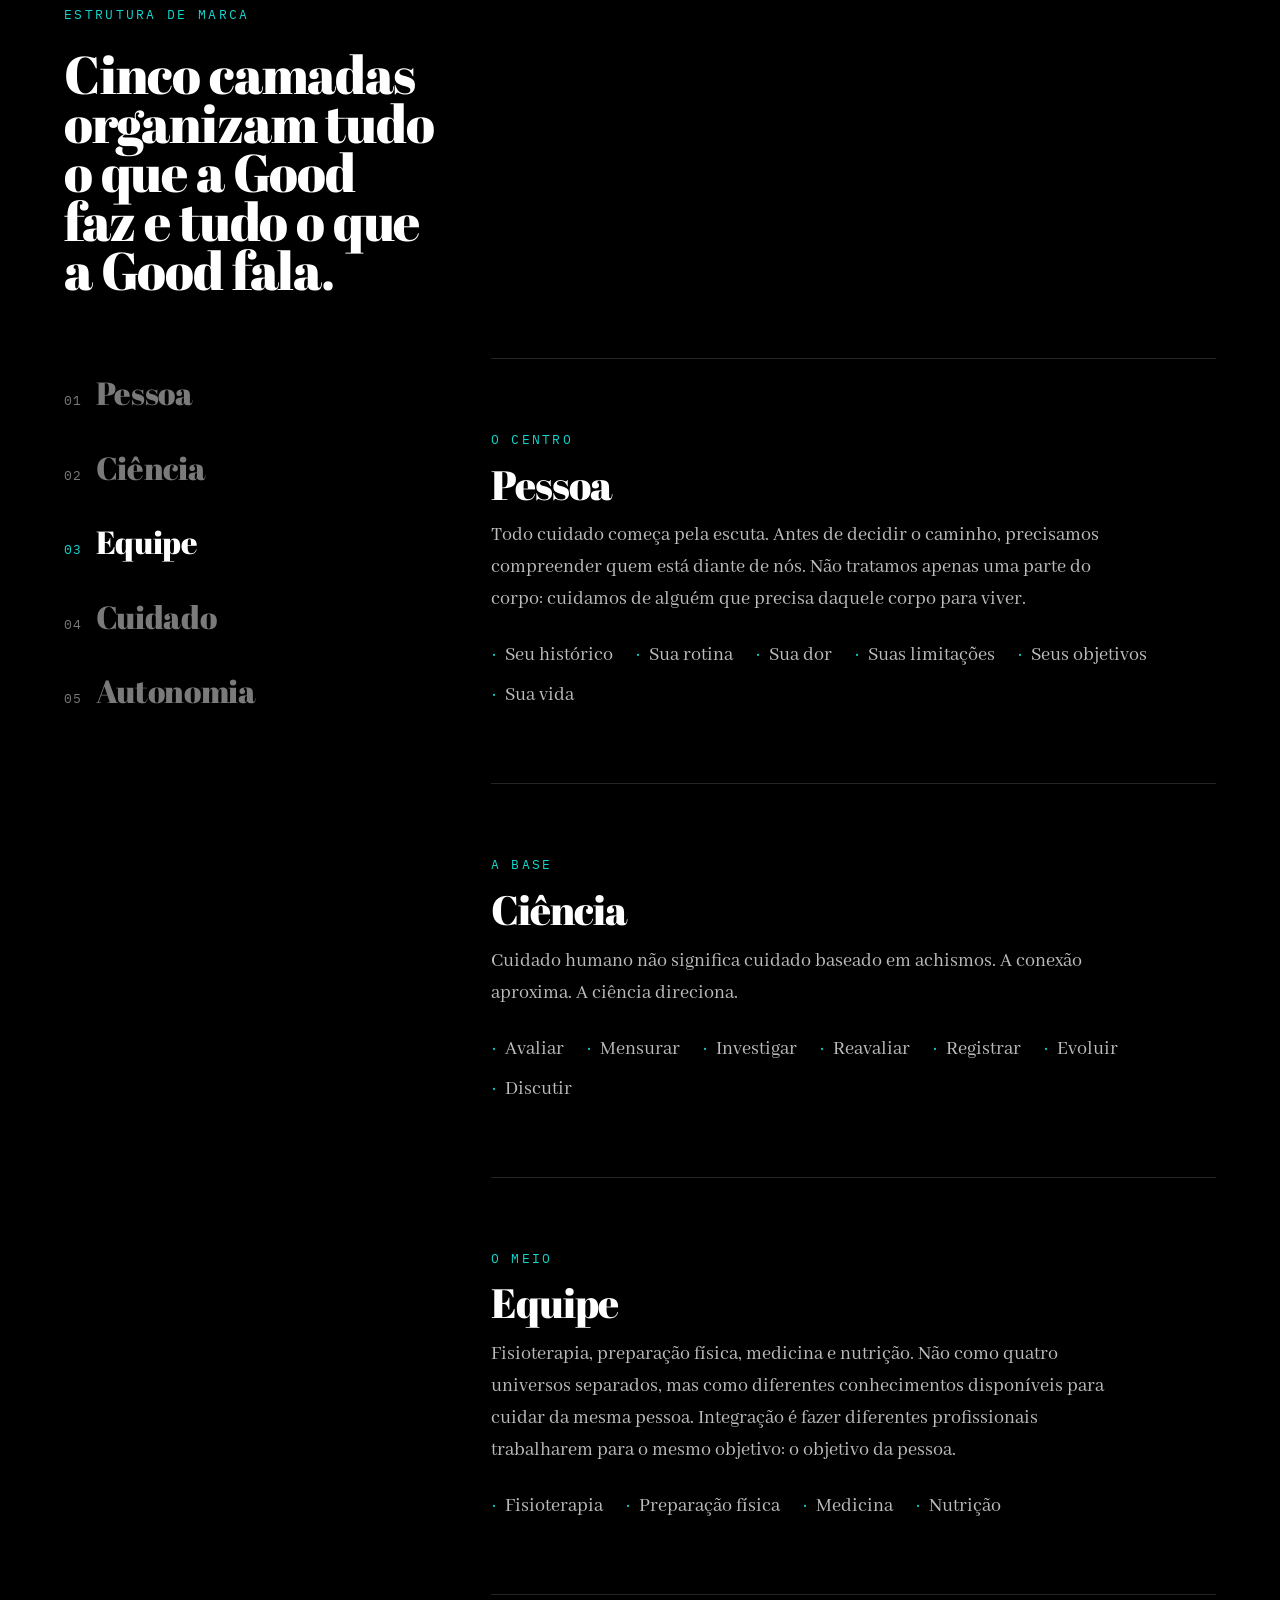
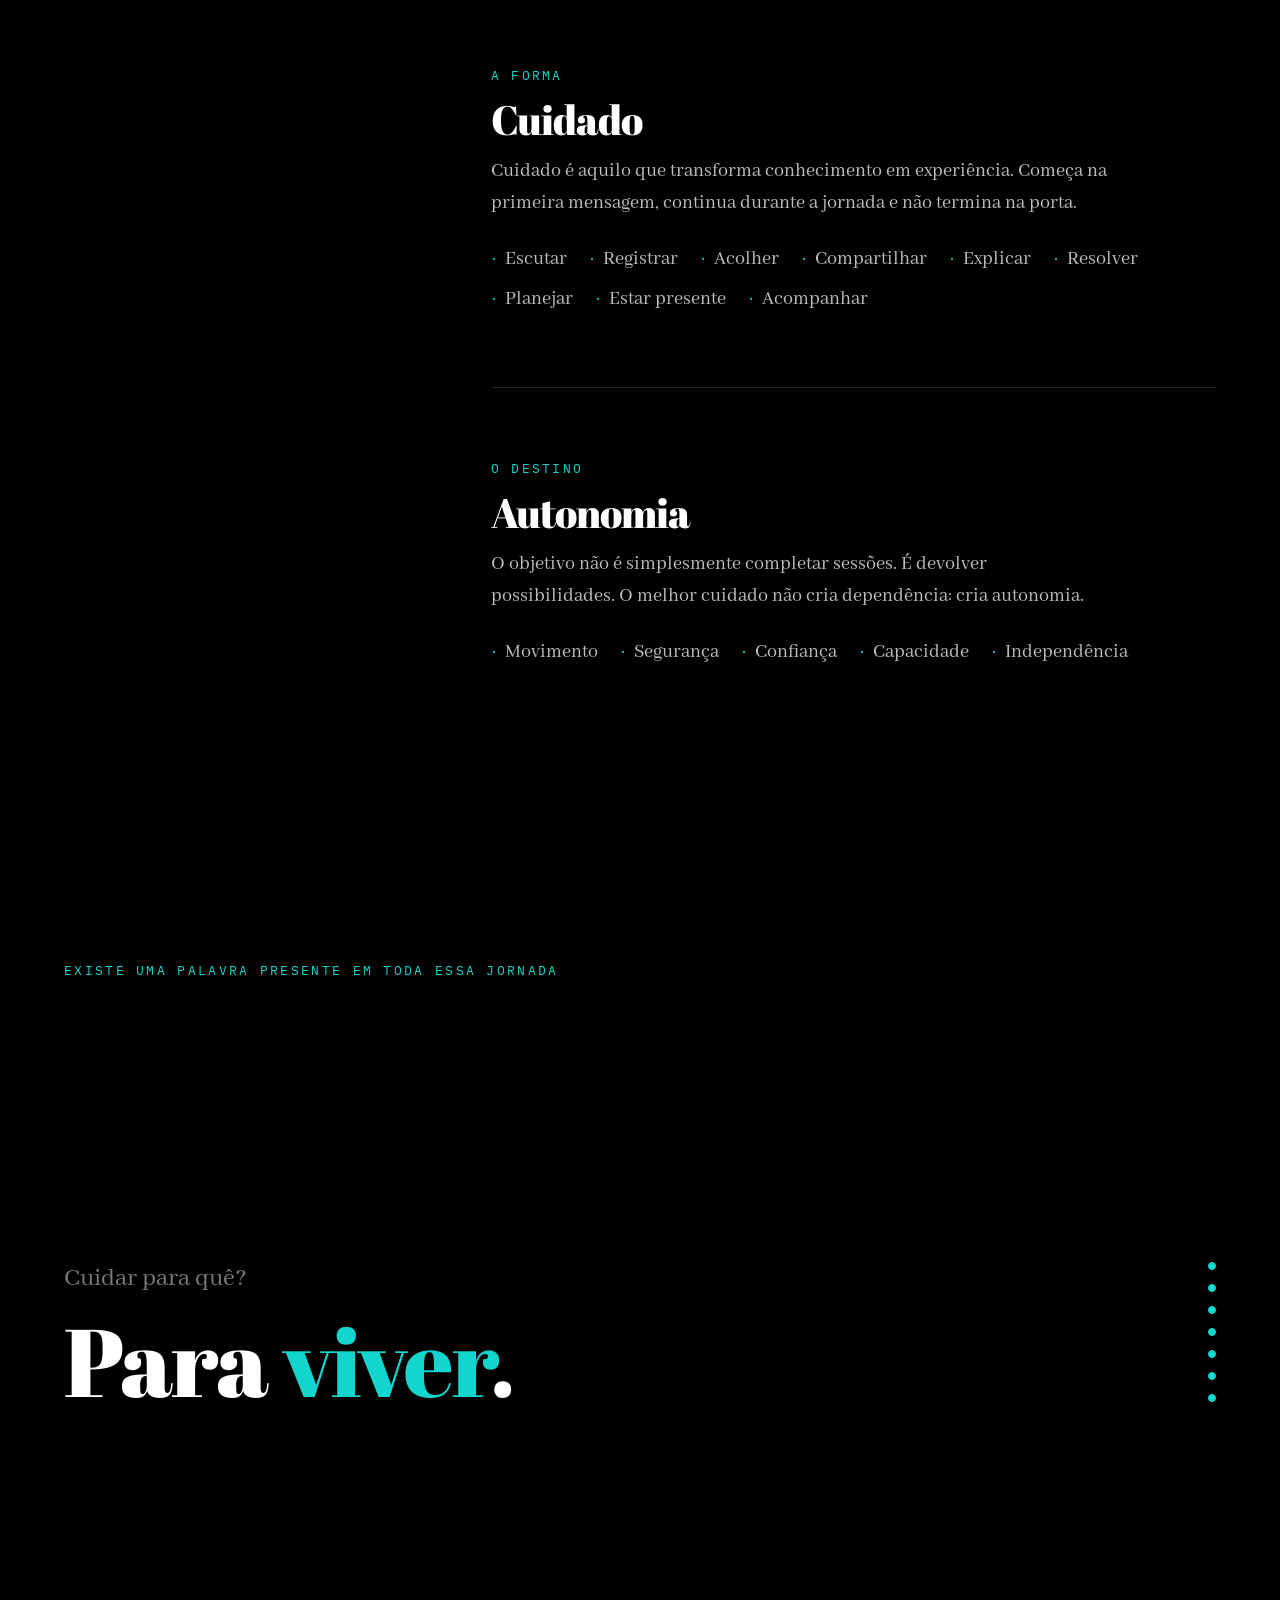
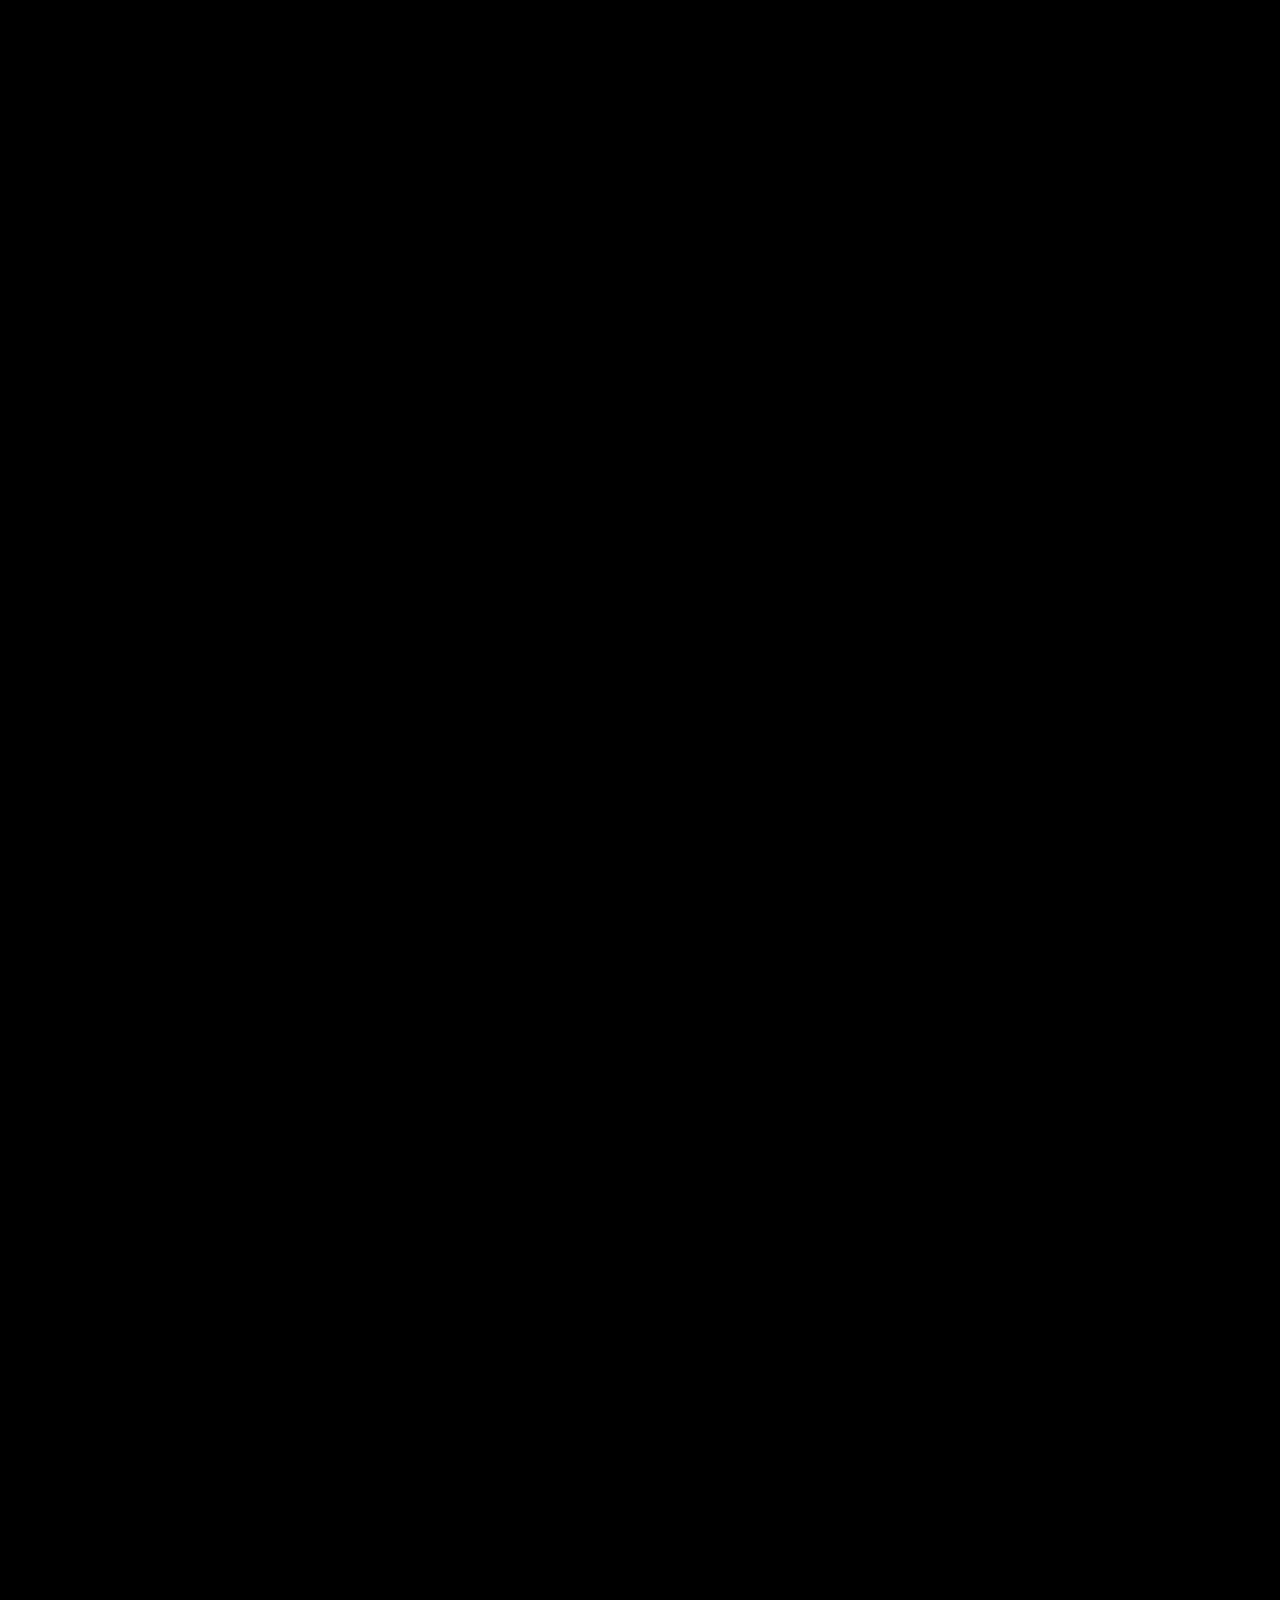
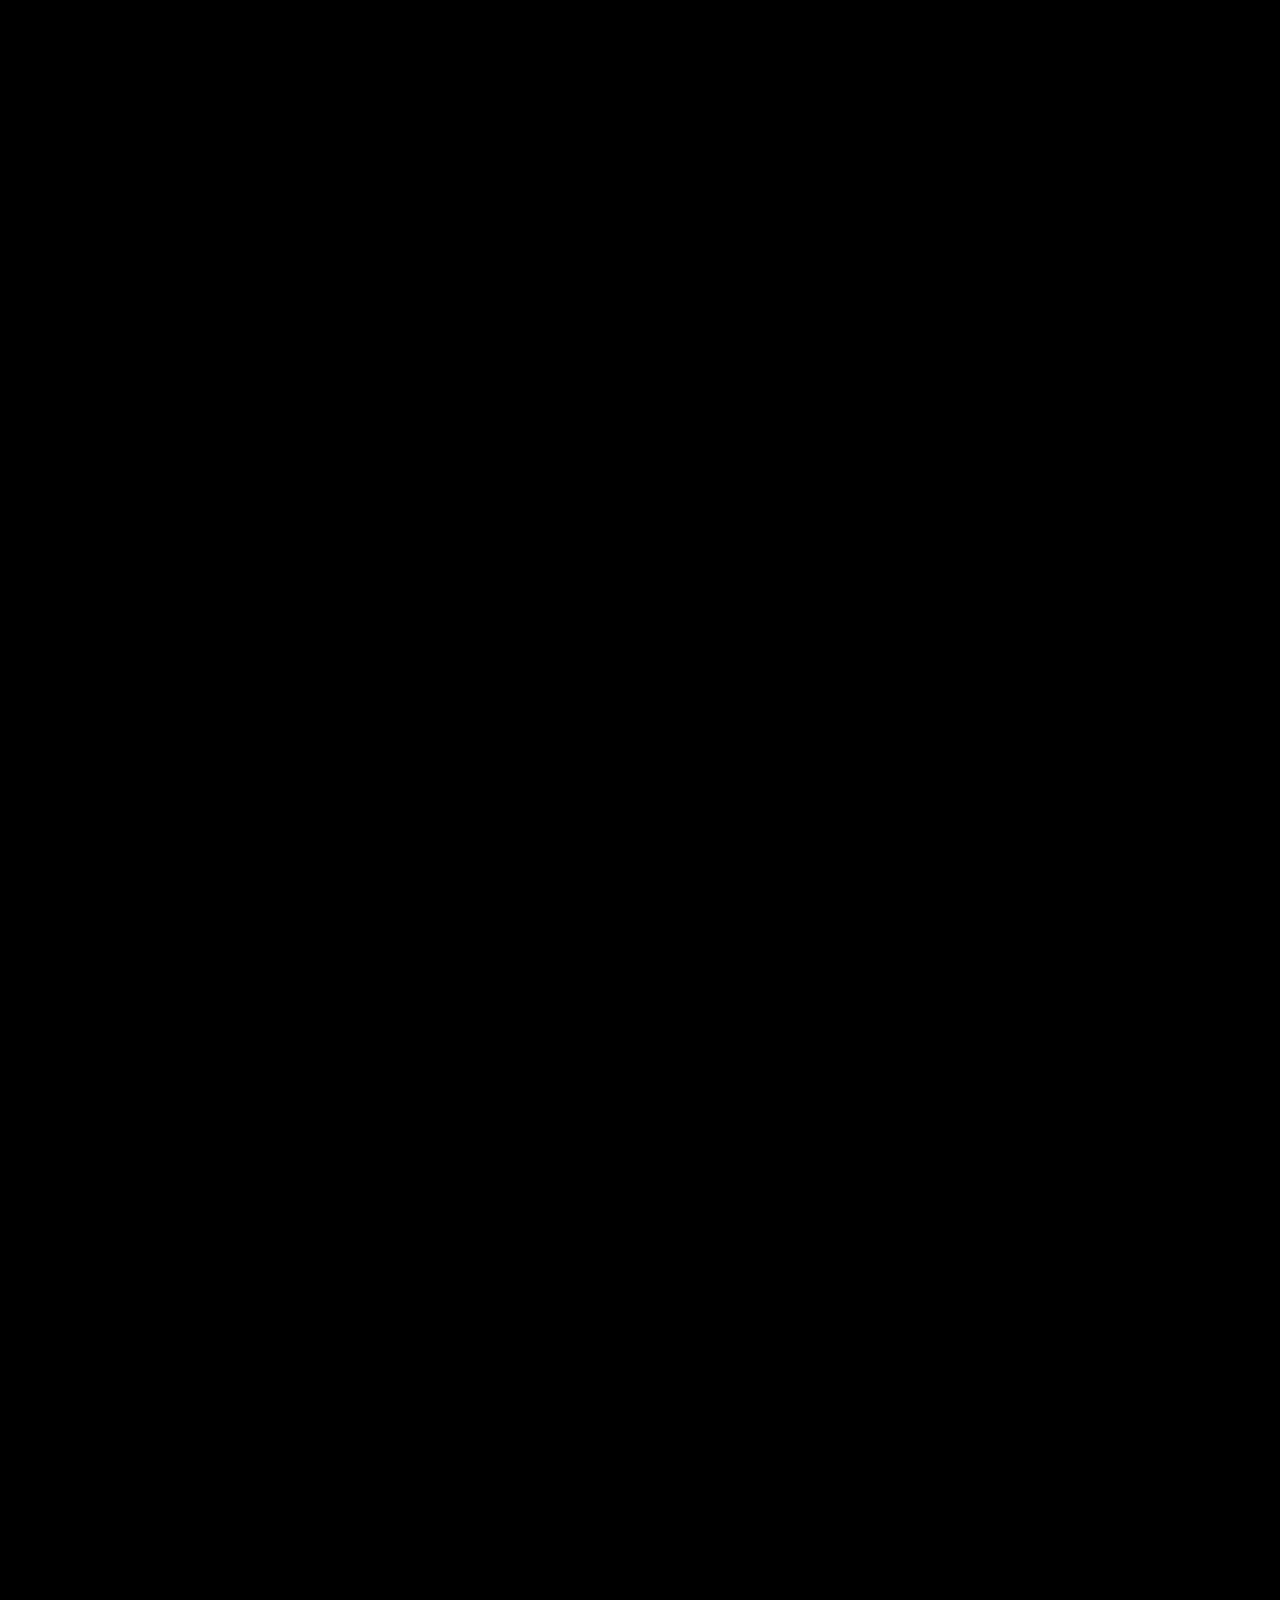
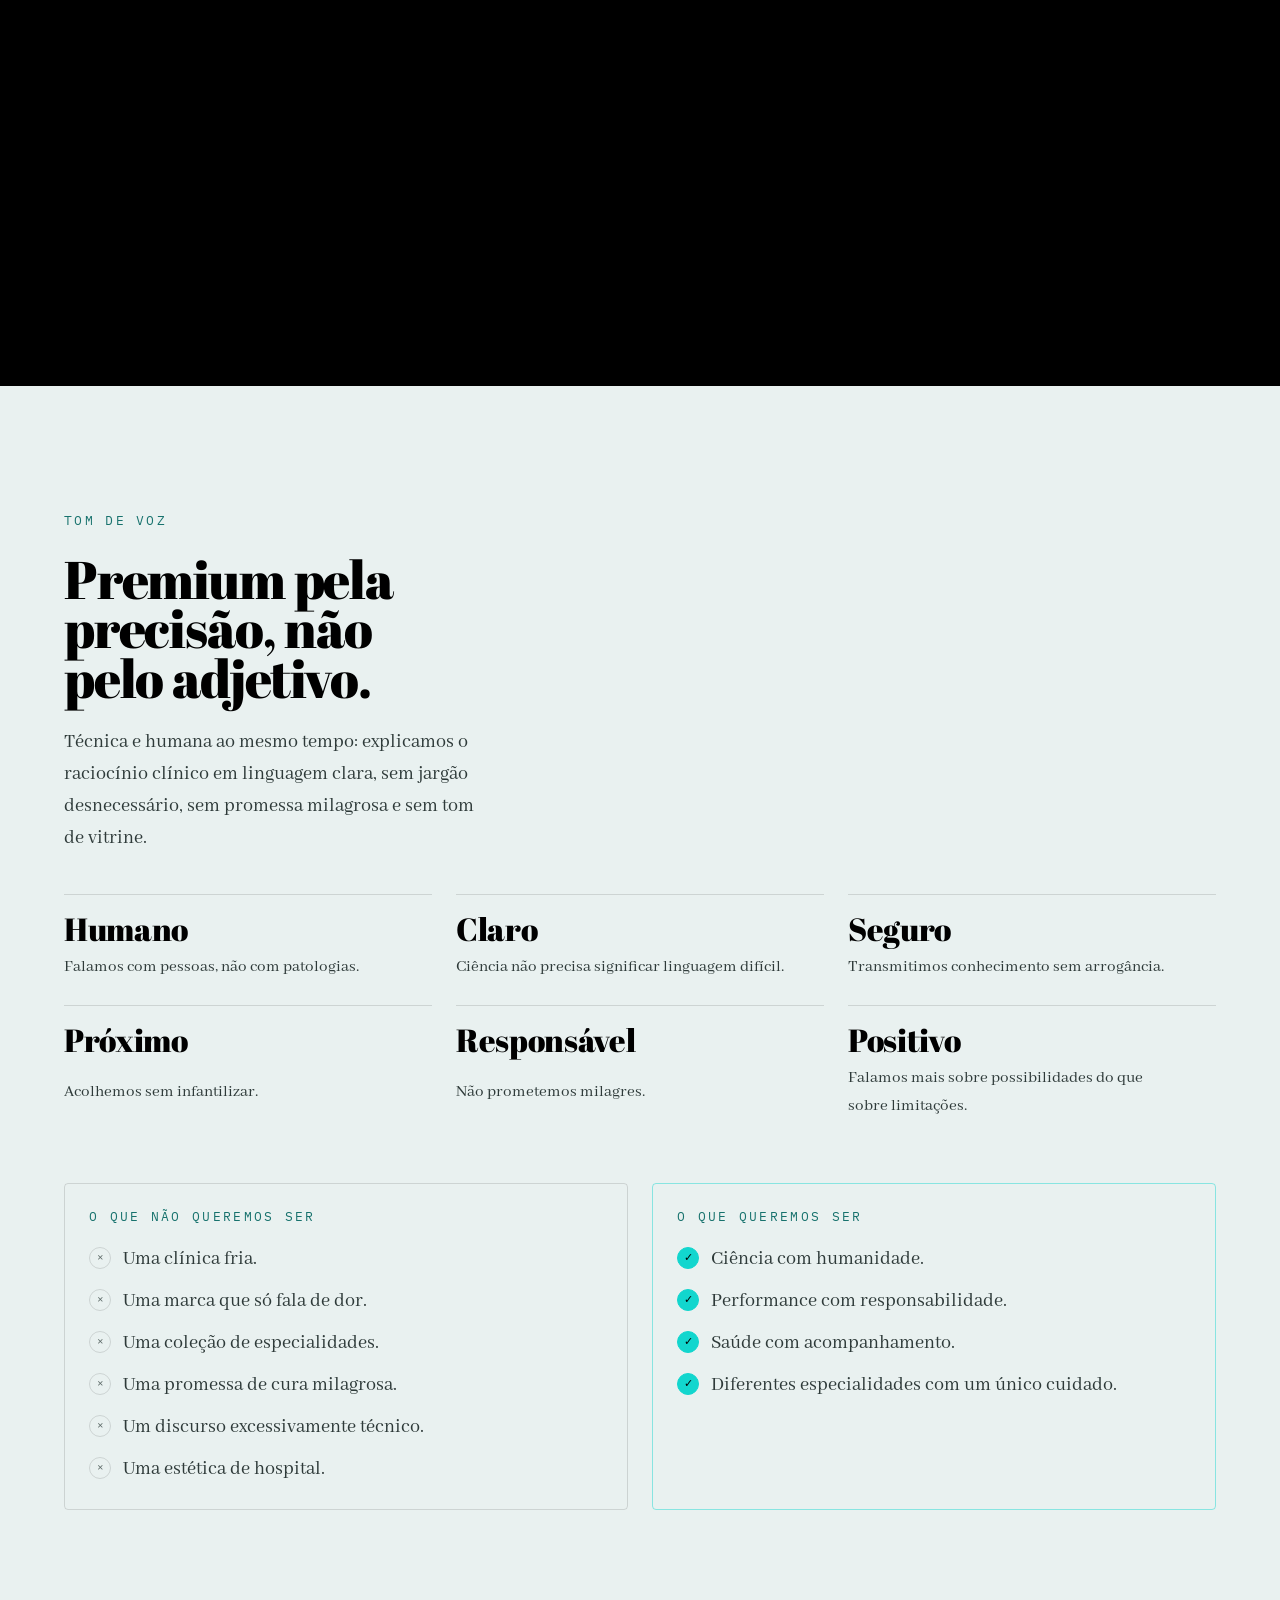
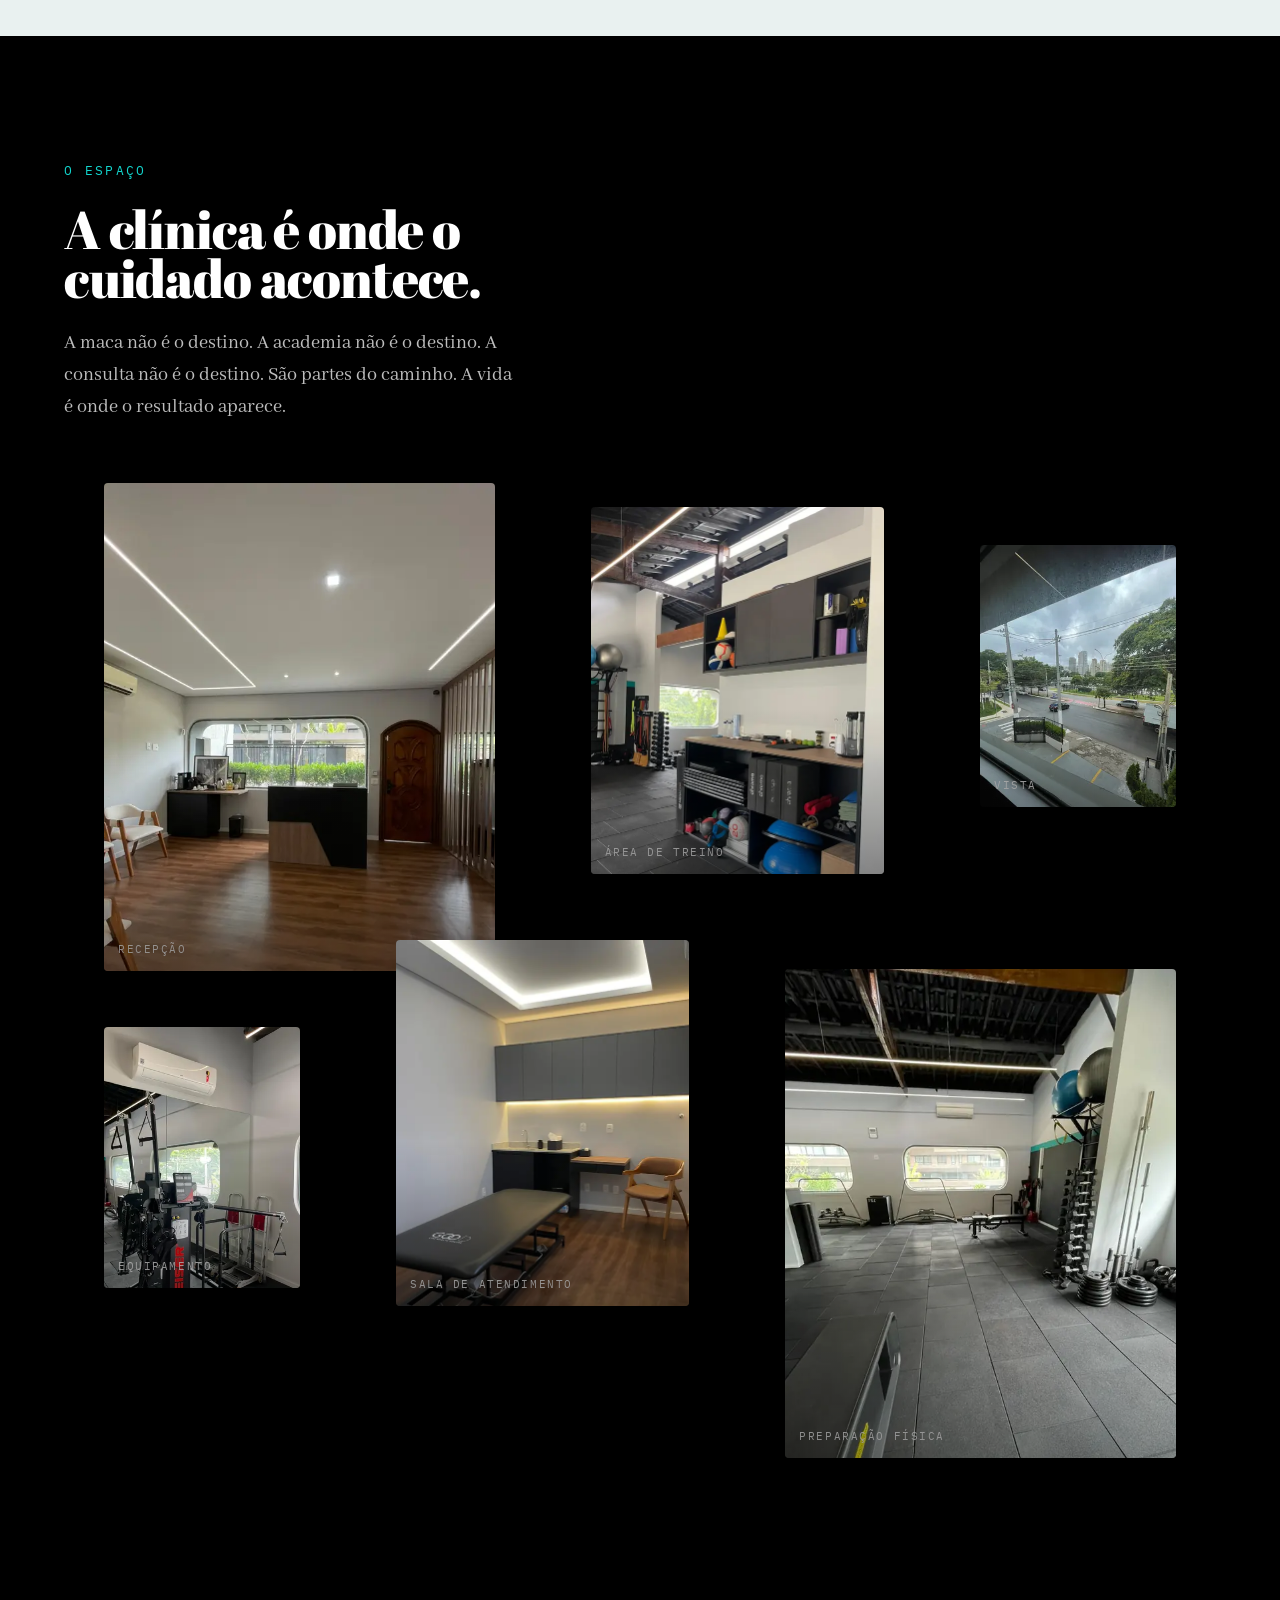
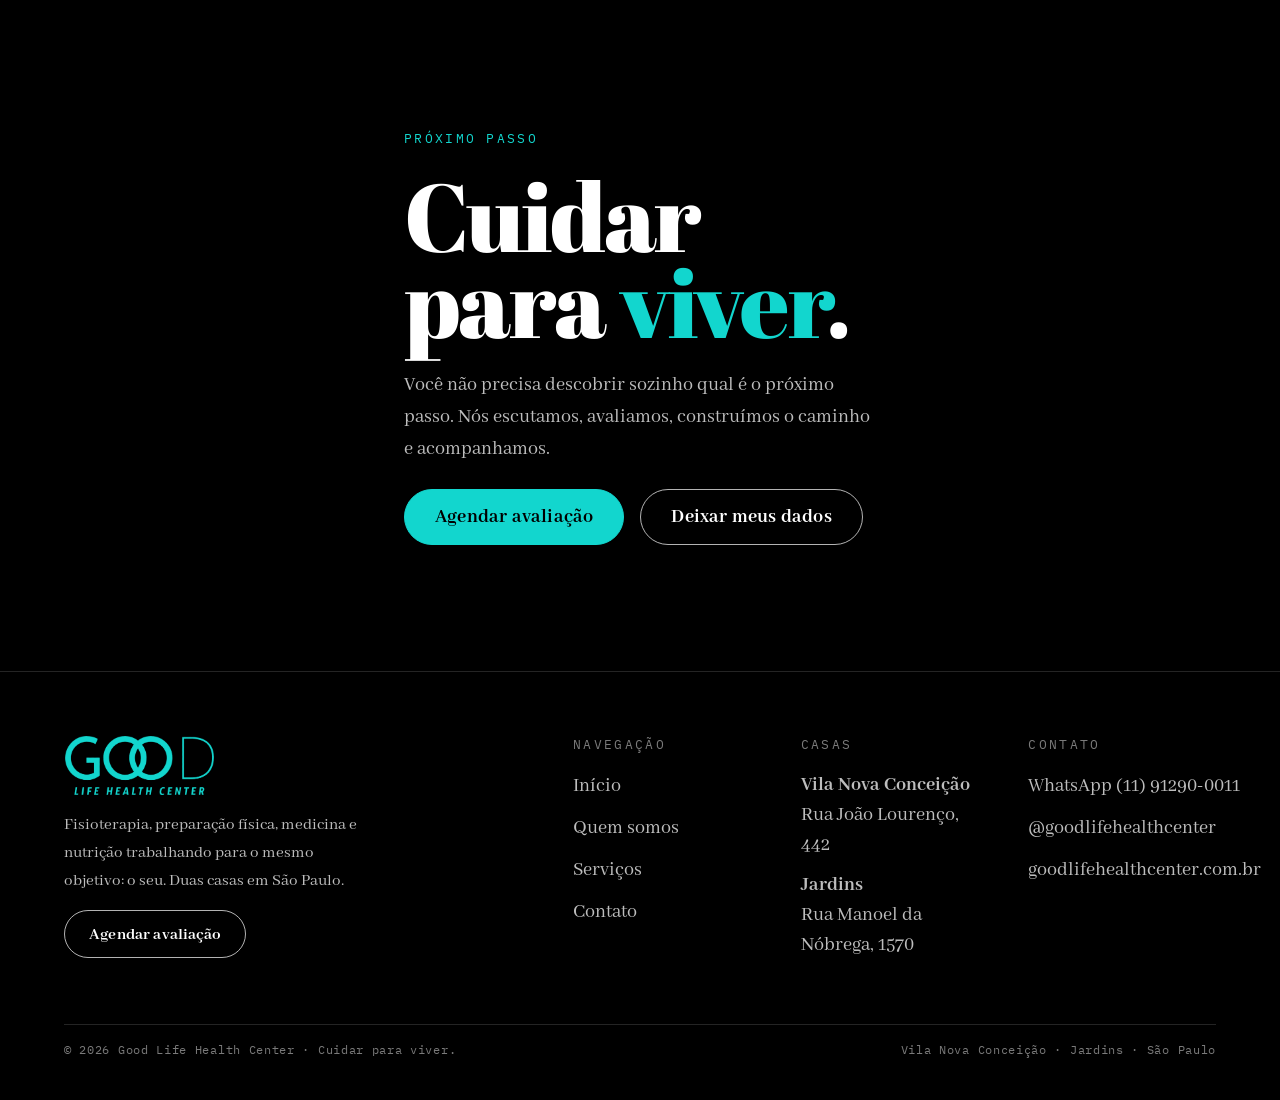
<file: goodlife/quem-somos.html>
<!DOCTYPE html>
<html lang="pt-BR">
<head>
<meta charset="utf-8">
<meta name="viewport" content="width=device-width, initial-scale=1">
<title>Quem somos · Good Life Health Center</title>
<meta name="description" content="Diferentes especialidades. Um mesmo cuidado. A sua vida no centro. Conheça a essência, as cinco camadas e o tom da Good Life Health Center, em São Paulo.">
<meta name="theme-color" content="#000000">
<meta name="view-transition" content="same-origin">
<meta property="og:title" content="Quem somos · Good Life Health Center">
<meta property="og:description" content="Diferentes especialidades. Um mesmo cuidado. A sua vida no centro.">
<meta property="og:type" content="website">
<meta property="og:image" content="assets/img/og.jpg">
<link rel="icon" href="data:image/svg+xml,%3Csvg xmlns='http://www.w3.org/2000/svg' viewBox='0 0 64 64'%3E%3Crect width='64' height='64' rx='12' fill='%23000'/%3E%3Cg fill='none' stroke='%2312D6CE' stroke-width='3.5'%3E%3Ccircle cx='24' cy='32' r='14'/%3E%3Ccircle cx='40' cy='32' r='14'/%3E%3C/g%3E%3C/svg%3E">
<link rel="preload" href="assets/fonts/abril-400.woff2" as="font" type="font/woff2" crossorigin>
<link rel="preload" href="assets/fonts/abhaya-400.woff2" as="font" type="font/woff2" crossorigin>
<link rel="stylesheet" href="assets/css/style.css">
<noscript><style>.mask>span{transform:none}.hero__sobe{opacity:1;transform:none}.aneis--desenha circle{stroke-dashoffset:0}.scrub__track{height:auto!important}.cuidar .scrub__stage{position:static;height:auto;grid-template-columns:1fr;padding:96px 0}.cuidar__bats{display:grid;gap:64px}.cuidar__bat{grid-area:auto;opacity:1}.cuidar__bat .nao,.cuidar__bat .sim{opacity:1;transform:none}.cuidar__idx{display:none}</style></noscript>
</head>
<body>

<div id="palco">
<header class="nav" id="nav" data-state="top">
  <div class="wrap nav__in">
    <a href="index.html" class="nav__logo" aria-label="Good Life Health Center, início"><span class="logo logo--branco" aria-hidden="true"></span></a>
    <nav class="nav__links" aria-label="Principal">
      <a href="index.html">Início</a>
      <a href="quem-somos.html" aria-current="page">Quem somos</a>
      <a href="servicos.html">Serviços</a>
      <a href="index.html#contato">Contato</a>
      <a href="index.html#contato" class="btn btn--teal nav__cta" data-whats="">Agendar avaliação</a>
    </nav>
    <button class="nav__toggle" id="toggle" aria-label="Abrir menu" aria-expanded="false" aria-controls="menu"><i></i><i></i><i></i></button>
  </div>
  <span class="nav__prog" aria-hidden="true"></span>
</header>

<main>
<!-- ============================ HERO ============================ -->
<section class="hero hero--baixo" aria-labelledby="hero-t">
  <div class="hero__aneis" aria-hidden="true">
    <svg class="aneis aneis--desenha" viewBox="0 0 320 200"><circle cx="100" cy="100" r="80" pathLength="1"/><circle cx="196" cy="100" r="80" pathLength="1"/></svg>
  </div>
  <div class="wrap hero__in">
    <span class="rotulo hero__sobe" style="--i:0">Quem somos</span>
    <h1 class="h1" id="hero-t">
      <span class="mask"><span style="--i:0">Diferentes especialidades.</span></span>
      <span class="mask"><span style="--i:1">Um mesmo cuidado.</span></span>
      <span class="mask"><span style="--i:2">A sua vida no <em>centro</em>.</span></span>
    </h1>
    <p class="lead hero__sobe" style="--i:1">A Good Life nasceu para reunir fisioterapia, preparação física, medicina e nutrição em um só plano de cuidado. Não somos uma clínica com academia anexa: somos especialidades que decidem juntas.</p>
    <div class="btns hero__sobe" style="--i:2">
      <a href="index.html#contato" class="btn btn--teal btn--g" data-whats="">Agendar avaliação</a>
      <a href="#camadas" class="btn btn--linha btn--g">O que nos organiza</a>
    </div>
  </div>
</section>

<!-- ============================ ESSÊNCIA ============================ -->
<section class="sec sec--nevoa" id="essencia" aria-labelledby="es-t">
  <div class="wrap essencia">
    <div class="cab rise">
      <span class="rotulo">Essência</span>
      <h2 class="h2" id="es-t">Tratar a causa, sustentar o resultado.</h2>
      <p class="p">Centro de saúde completo em São Paulo: fisioterapia, preparação física, nutrição e medicina sob o mesmo teto e sob o mesmo método. Os dois círculos entrelaçados do nosso símbolo traduzem isso: especialidades que decidem juntas, sem começo nem fim visíveis.</p>
      <p class="p">Nossa missão é promover autonomia. Conduzir cada pessoa na construção de uma vida mais saudável, funcional e equilibrada, com cuidado individualizado, visão abrangente e decisões baseadas em evidências.</p>
    </div>
    <div class="essencia__lista rise" data-d="2">
      <div><span class="rotulo">Missão</span><p class="p">Entregar cuidado integrado, técnico e humano. Autonomia de movimento, longevidade e performance, além do alívio imediato do sintoma.</p></div>
      <div><span class="rotulo">Visão</span><p class="p">Ser referência em São Paulo como o centro onde as quatro especialidades trabalham como um só método, com rigor clínico e experiência premium.</p></div>
      <div><span class="rotulo">Valores</span><ul class="valores"><li>Cuidado integrado</li><li>Rigor clínico</li><li>Individualização</li><li>Continuidade</li><li>Confiança no movimento</li></ul></div>
    </div>
  </div>
</section>

<!-- ============================ CINCO CAMADAS ============================ -->
<section class="sec sec--preto" id="camadas" aria-labelledby="cm-t">
  <div class="wrap">
    <div class="cab rise">
      <span class="rotulo">Estrutura de marca</span>
      <h2 class="h2" id="cm-t">Cinco camadas organizam tudo o que a Good faz e tudo o que a Good fala.</h2>
    </div>
    <div class="camadas mt-6">
      <nav class="camadas__idx" aria-label="Camadas">
        <a href="#pessoa" class="on"><span class="mono">01</span>Pessoa</a>
        <a href="#ciencia"><span class="mono">02</span>Ciência</a>
        <a href="#equipe"><span class="mono">03</span>Equipe</a>
        <a href="#cuidado"><span class="mono">04</span>Cuidado</a>
        <a href="#autonomia"><span class="mono">05</span>Autonomia</a>
      </nav>
      <div>
        <article class="camada" id="pessoa"><span class="rotulo">O centro</span><h3 class="h2">Pessoa</h3><p class="p">Todo cuidado começa pela escuta. Antes de decidir o caminho, precisamos compreender quem está diante de nós. Não tratamos apenas uma parte do corpo: cuidamos de alguém que precisa daquele corpo para viver.</p><ul><li>Seu histórico</li><li>Sua rotina</li><li>Sua dor</li><li>Suas limitações</li><li>Seus objetivos</li><li>Sua vida</li></ul></article>
        <article class="camada" id="ciencia"><span class="rotulo">A base</span><h3 class="h2">Ciência</h3><p class="p">Cuidado humano não significa cuidado baseado em achismos. A conexão aproxima. A ciência direciona.</p><ul><li>Avaliar</li><li>Mensurar</li><li>Investigar</li><li>Reavaliar</li><li>Registrar</li><li>Evoluir</li><li>Discutir</li></ul></article>
        <article class="camada" id="equipe"><span class="rotulo">O meio</span><h3 class="h2">Equipe</h3><p class="p">Fisioterapia, preparação física, medicina e nutrição. Não como quatro universos separados, mas como diferentes conhecimentos disponíveis para cuidar da mesma pessoa. Integração é fazer diferentes profissionais trabalharem para o mesmo objetivo: o objetivo da pessoa.</p><ul><li>Fisioterapia</li><li>Preparação física</li><li>Medicina</li><li>Nutrição</li></ul></article>
        <article class="camada" id="cuidado"><span class="rotulo">A forma</span><h3 class="h2">Cuidado</h3><p class="p">Cuidado é aquilo que transforma conhecimento em experiência. Começa na primeira mensagem, continua durante a jornada e não termina na porta.</p><ul><li>Escutar</li><li>Registrar</li><li>Acolher</li><li>Compartilhar</li><li>Explicar</li><li>Resolver</li><li>Planejar</li><li>Estar presente</li><li>Acompanhar</li></ul></article>
        <article class="camada" id="autonomia"><span class="rotulo">O destino</span><h3 class="h2">Autonomia</h3><p class="p">O objetivo não é simplesmente completar sessões. É devolver possibilidades. O melhor cuidado não cria dependência: cria autonomia.</p><ul><li>Movimento</li><li>Segurança</li><li>Confiança</li><li>Capacidade</li><li>Independência</li></ul></article>
      </div>
    </div>
  </div>
</section>

<!-- ============================ CUIDAR É (tipo em scrub, 7 batidas) ============================ -->
<section class="cuidar" id="cuidar" aria-label="Cuidar é">
  <div class="scrub__track">
    <div class="scrub__stage wrap">
      <div class="cuidar__cab wrap" style="padding-inline:0"><span class="rotulo">Existe uma palavra presente em toda essa jornada</span></div>
      <div class="cuidar__bats">
        <div class="cuidar__bat"><p class="nao">Não significa apenas tratar.</p><p class="sim">Cuidar é compreender.</p></div>
        <div class="cuidar__bat"><p class="nao">Não significa apenas atender.</p><p class="sim">Cuidar é acompanhar.</p></div>
        <div class="cuidar__bat"><p class="nao">Não significa apenas reunir especialidades.</p><p class="sim">Cuidar é integrar.</p></div>
        <div class="cuidar__bat"><p class="nao">Não significa decidir pela pessoa.</p><p class="sim">Cuidar é construir o caminho com ela.</p></div>
        <div class="cuidar__bat"><p class="nao">Não significa apenas eliminar uma dor.</p><p class="sim">Cuidar é devolver possibilidades.</p></div>
        <div class="cuidar__bat"><p class="nao">Não significa manter alguém em tratamento.</p><p class="sim">Cuidar é devolver autonomia.</p></div>
        <div class="cuidar__bat"><p class="nao">Cuidar para quê?</p><p class="sim">Para <em>viver</em>.</p></div>
      </div>
      <div class="cuidar__idx" aria-hidden="true"><i></i><i></i><i></i><i></i><i></i><i></i><i></i></div>
    </div>
  </div>
</section>

<!-- ============================ TOM ============================ -->
<section class="sec sec--nevoa" id="tom" aria-labelledby="tom-t">
  <div class="wrap">
    <div class="cab rise">
      <span class="rotulo">Tom de voz</span>
      <h2 class="h2" id="tom-t">Premium pela precisão, não pelo adjetivo.</h2>
      <p class="p">Técnica e humana ao mesmo tempo: explicamos o raciocínio clínico em linguagem clara, sem jargão desnecessário, sem promessa milagrosa e sem tom de vitrine.</p>
    </div>
    <div class="tom">
      <div class="rise"><h3 class="h3">Humano</h3><p class="p">Falamos com pessoas, não com patologias.</p></div>
      <div class="rise" data-d="2"><h3 class="h3">Claro</h3><p class="p">Ciência não precisa significar linguagem difícil.</p></div>
      <div class="rise" data-d="3"><h3 class="h3">Seguro</h3><p class="p">Transmitimos conhecimento sem arrogância.</p></div>
      <div class="rise"><h3 class="h3">Próximo</h3><p class="p">Acolhemos sem infantilizar.</p></div>
      <div class="rise" data-d="2"><h3 class="h3">Responsável</h3><p class="p">Não prometemos milagres.</p></div>
      <div class="rise" data-d="3"><h3 class="h3">Positivo</h3><p class="p">Falamos mais sobre possibilidades do que sobre limitações.</p></div>
    </div>
    <div class="limite">
      <div class="limite__bloco limite__bloco--nao rise"><span class="rotulo rotulo--dim">O que não queremos ser</span>
        <ul><li><i>×</i>Uma clínica fria.</li><li><i>×</i>Uma marca que só fala de dor.</li><li><i>×</i>Uma coleção de especialidades.</li><li><i>×</i>Uma promessa de cura milagrosa.</li><li><i>×</i>Um discurso excessivamente técnico.</li><li><i>×</i>Uma estética de hospital.</li></ul></div>
      <div class="limite__bloco limite__bloco--sim rise" data-d="2"><span class="rotulo">O que queremos ser</span>
        <ul><li><i>✓</i>Ciência com humanidade.</li><li><i>✓</i>Performance com responsabilidade.</li><li><i>✓</i>Saúde com acompanhamento.</li><li><i>✓</i>Diferentes especialidades com um único cuidado.</li></ul></div>
    </div>
  </div>
</section>

<!-- ============================ O ESPAÇO ============================ -->
<section class="sec sec--preto" id="espaco" aria-labelledby="esp-t">
  <div class="wrap">
    <div class="cab rise">
      <span class="rotulo">O espaço</span>
      <h2 class="h2" id="esp-t">A clínica é onde o cuidado acontece.</h2>
      <p class="p">A maca não é o destino. A academia não é o destino. A consulta não é o destino. São partes do caminho. A vida é onde o resultado aparece.</p>
    </div>
    <div class="espaco__grid">
      <figure class="foto foto--a"><img src="assets/img/lobby-960.webp" srcset="assets/img/lobby-400.webp 400w, assets/img/lobby-640.webp 640w, assets/img/lobby-960.webp 960w" sizes="(max-width: 900px) 50vw, 40vw" width="960" height="1280" loading="lazy" alt="Recepção da Good Life com balcão escuro"><figcaption>Recepção</figcaption></figure>
      <figure class="foto foto--b"><img src="assets/img/treino-2-960.webp" srcset="assets/img/treino-2-400.webp 400w, assets/img/treino-2-640.webp 640w, assets/img/treino-2-960.webp 960w" sizes="(max-width: 900px) 50vw, 32vw" width="960" height="1280" loading="lazy" alt="Área de treino com bancada e equipamentos"><figcaption>Área de treino</figcaption></figure>
      <figure class="foto foto--c"><img src="assets/img/janela-960.webp" srcset="assets/img/janela-400.webp 400w, assets/img/janela-640.webp 640w, assets/img/janela-960.webp 960w" sizes="(max-width: 900px) 50vw, 24vw" width="960" height="1280" loading="lazy" alt="Vista da janela para a rua arborizada"><figcaption>Vista</figcaption></figure>
      <figure class="foto foto--d"><img src="assets/img/equipamento-960.webp" srcset="assets/img/equipamento-400.webp 400w, assets/img/equipamento-640.webp 640w, assets/img/equipamento-960.webp 960w" sizes="(max-width: 900px) 50vw, 24vw" width="960" height="1280" loading="lazy" alt="Equipamento de treino de resistência"><figcaption>Equipamento</figcaption></figure>
      <figure class="foto foto--e"><img src="assets/img/sala-960.webp" srcset="assets/img/sala-400.webp 400w, assets/img/sala-640.webp 640w, assets/img/sala-960.webp 960w" sizes="(max-width: 900px) 50vw, 32vw" width="960" height="1280" loading="lazy" alt="Sala de atendimento com maca"><figcaption>Sala de atendimento</figcaption></figure>
      <figure class="foto foto--f"><img src="assets/img/treino-amplo-960.webp" srcset="assets/img/treino-amplo-400.webp 400w, assets/img/treino-amplo-640.webp 640w, assets/img/treino-amplo-960.webp 960w" sizes="(max-width: 900px) 50vw, 40vw" width="960" height="1280" loading="lazy" alt="Área de treino ampla"><figcaption>Preparação física</figcaption></figure>
    </div>
  </div>
</section>

<!-- ============================ FECHO ============================ -->
<section class="sec fecho" id="fecho" aria-labelledby="fe-t">
  <div class="wrap fecho__in rise">
    <span class="rotulo">Próximo passo</span>
    <h2 class="display" id="fe-t">Cuidar para <em>viver</em>.</h2>
    <p class="p">Você não precisa descobrir sozinho qual é o próximo passo. Nós escutamos, avaliamos, construímos o caminho e acompanhamos.</p>
    <div class="btns">
      <a href="index.html#contato" class="btn btn--teal btn--g" data-whats="">Agendar avaliação</a>
      <a href="index.html#contato" class="btn btn--linha btn--g">Deixar meus dados</a>
    </div>
  </div>
</section>
</main>

<footer class="rodape">
  <div class="wrap">
    <div class="rodape__in">
      <div class="rodape__marca">
        <span class="logo logo--teal" role="img" aria-label="Good Life Health Center"></span>
        <p class="p">Fisioterapia, preparação física, medicina e nutrição trabalhando para o mesmo objetivo: o seu. Duas casas em São Paulo.</p>
        <div><a href="index.html#contato" class="btn btn--linha" data-whats="">Agendar avaliação</a></div>
      </div>
      <div class="rodape__col">
        <span class="rotulo rotulo--dim">Navegação</span>
        <a href="index.html">Início</a>
        <a href="quem-somos.html">Quem somos</a>
        <a href="servicos.html">Serviços</a>
        <a href="index.html#contato">Contato</a>
      </div>
      <div class="rodape__col">
        <span class="rotulo rotulo--dim">Casas</span>
        <address><b>Vila Nova Conceição</b><br>Rua João Lourenço, 442</address>
        <address><b>Jardins</b><br>Rua Manoel da Nóbrega, 1570</address>
      </div>
      <div class="rodape__col">
        <span class="rotulo rotulo--dim">Contato</span>
        <a href="#" data-whats="" target="_blank" rel="noopener noreferrer">WhatsApp (11) 91290-0011</a>
        <a href="https://instagram.com/goodlifehealthcenter" target="_blank" rel="noopener noreferrer">@goodlifehealthcenter</a>
        <a href="https://goodlifehealthcenter.com.br">goodlifehealthcenter.com.br</a>
      </div>
    </div>
    <div class="rodape__pe">
      <span>© <span data-ano>2026</span> Good Life Health Center · Cuidar para viver.</span>
      <span>Vila Nova Conceição · Jardins · São Paulo</span>
    </div>
  </div>
</footer>
</div><!-- /palco -->

<div class="menu" id="menu">
  <div class="menu__topo">
    <span class="logo logo--teal" aria-hidden="true"></span>
    <button class="menu__fechar" id="fechar" aria-label="Fechar menu"><svg width="22" height="22" viewBox="0 0 22 22" fill="none" stroke="currentColor" stroke-width="1.6"><path d="M3 3l16 16M19 3L3 19"/></svg></button>
  </div>
  <nav class="menu__links" aria-label="Menu">
    <a href="index.html" style="--i:0">Início</a>
    <a href="quem-somos.html" style="--i:1" aria-current="page">Quem somos</a>
    <a href="servicos.html" style="--i:2">Serviços</a>
    <a href="index.html#contato" style="--i:3">Contato</a>
  </nav>
  <div class="menu__pe">
    <a href="index.html#contato" class="btn btn--teal btn--g" data-whats="">Agendar avaliação</a>
    <span class="mono">WhatsApp (11) 91290-0011 · @goodlifehealthcenter</span>
  </div>
  <svg class="aneis menu__aneis" viewBox="0 0 320 200" aria-hidden="true"><circle cx="100" cy="100" r="80" pathLength="1"/><circle cx="196" cy="100" r="80" pathLength="1"/></svg>
</div>

<a href="index.html#contato" class="btn btn--teal btn--g cta-fixo" id="cta-fixo" data-whats="">Agendar avaliação</a>

<script src="assets/js/scroll.js" defer></script>
<script src="assets/js/main.js" defer></script>
</body>
</html>
</file>
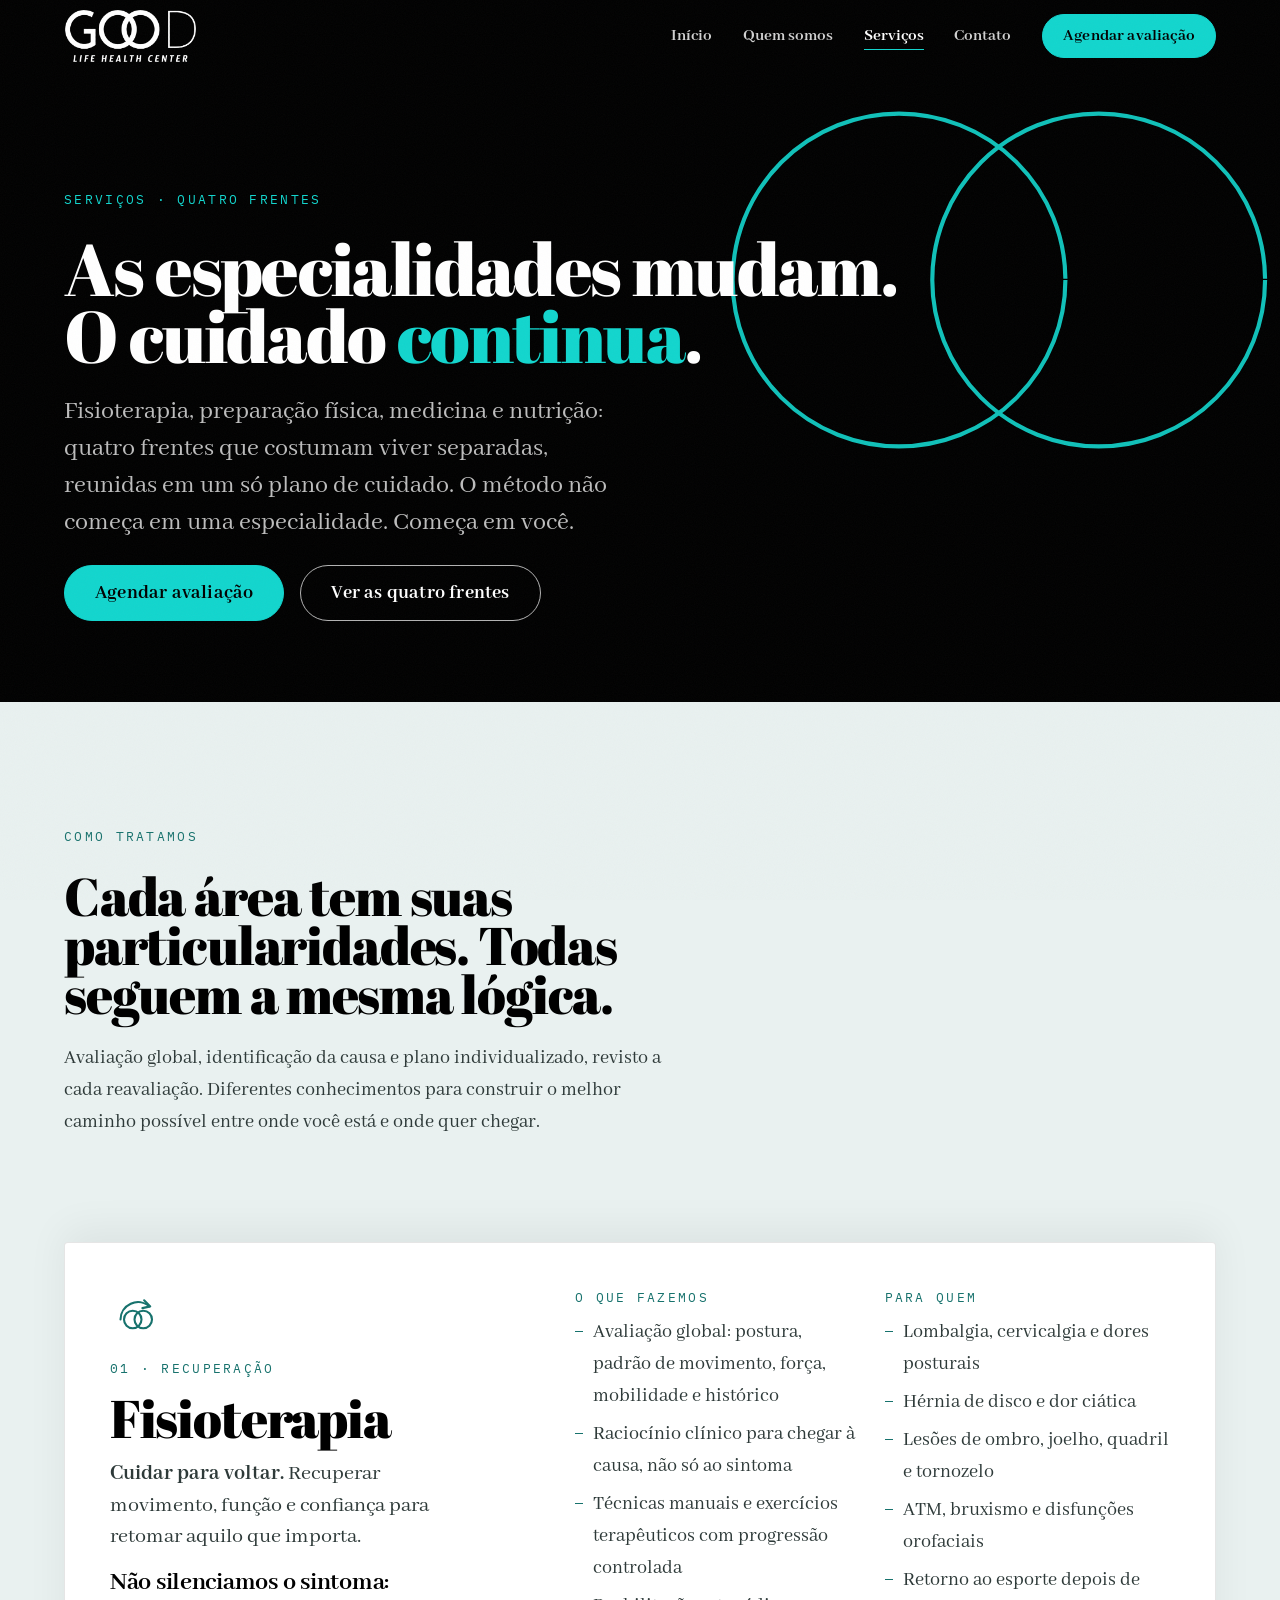
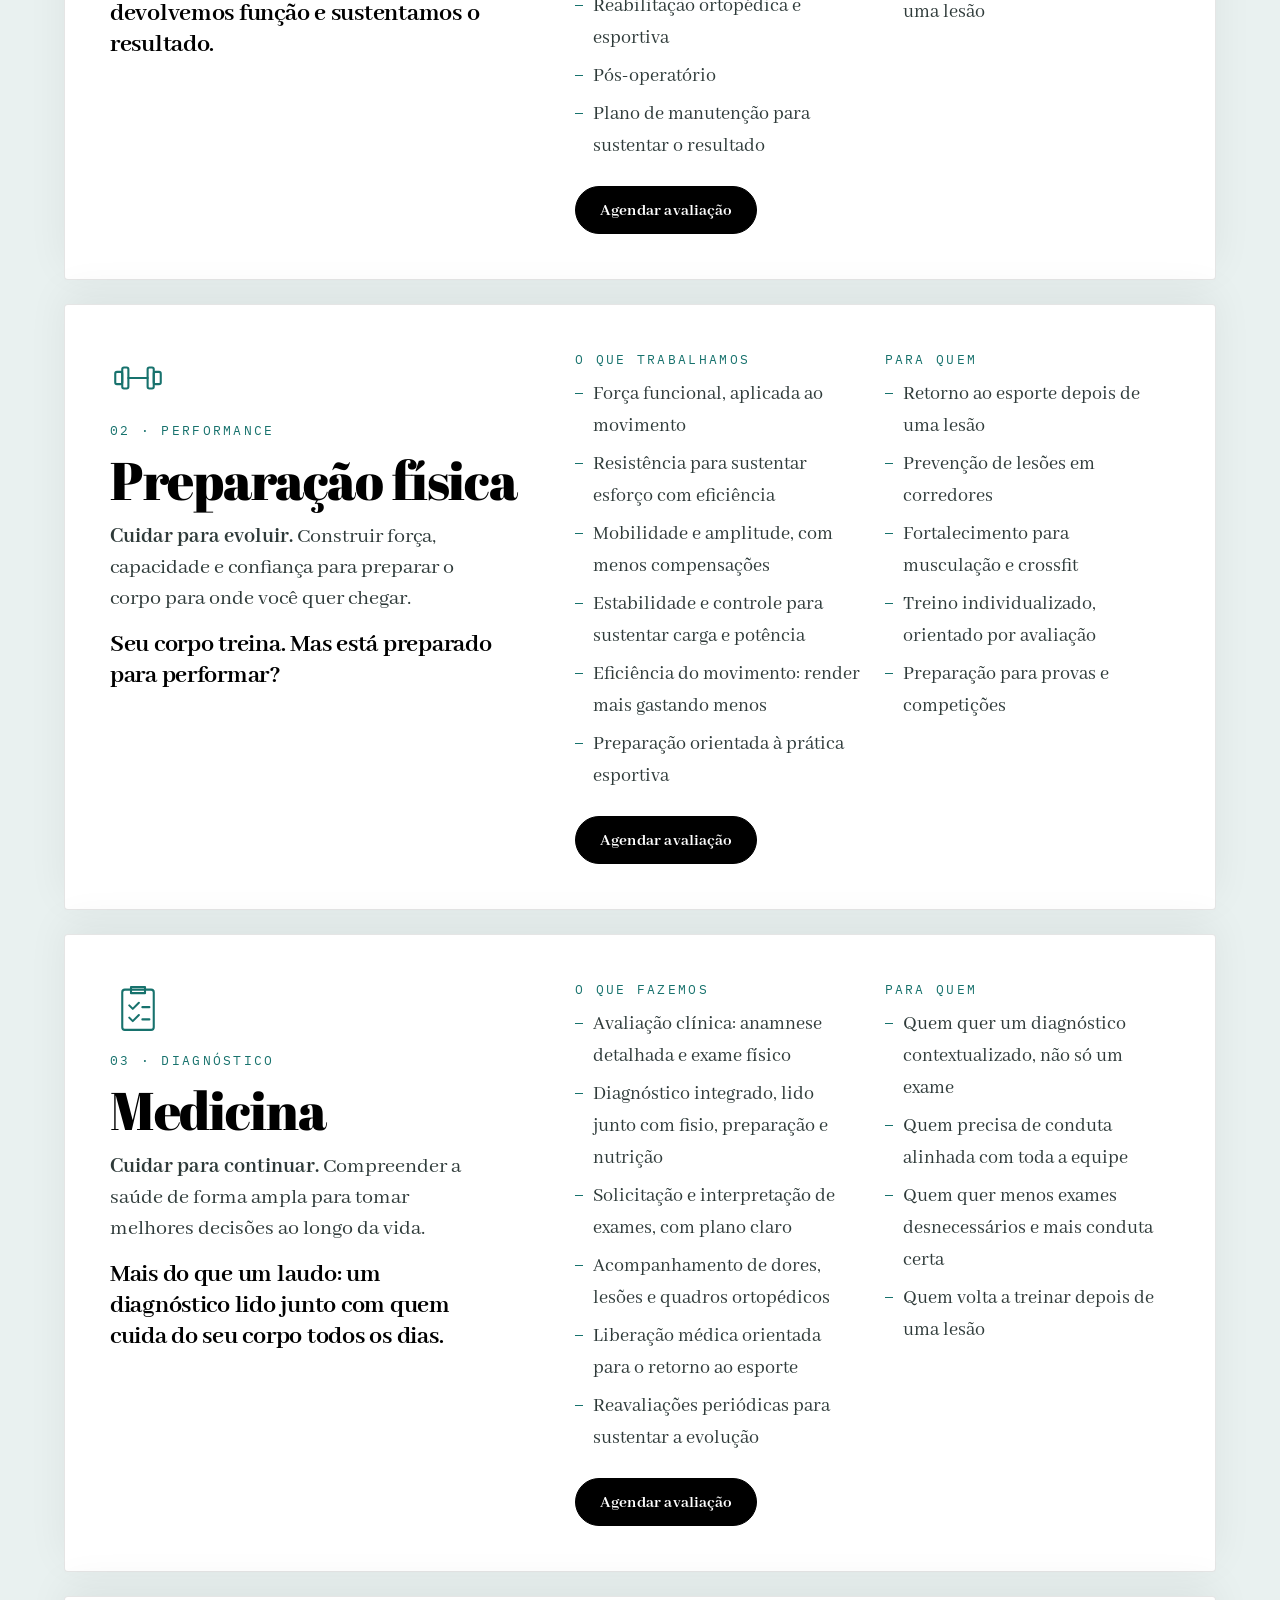
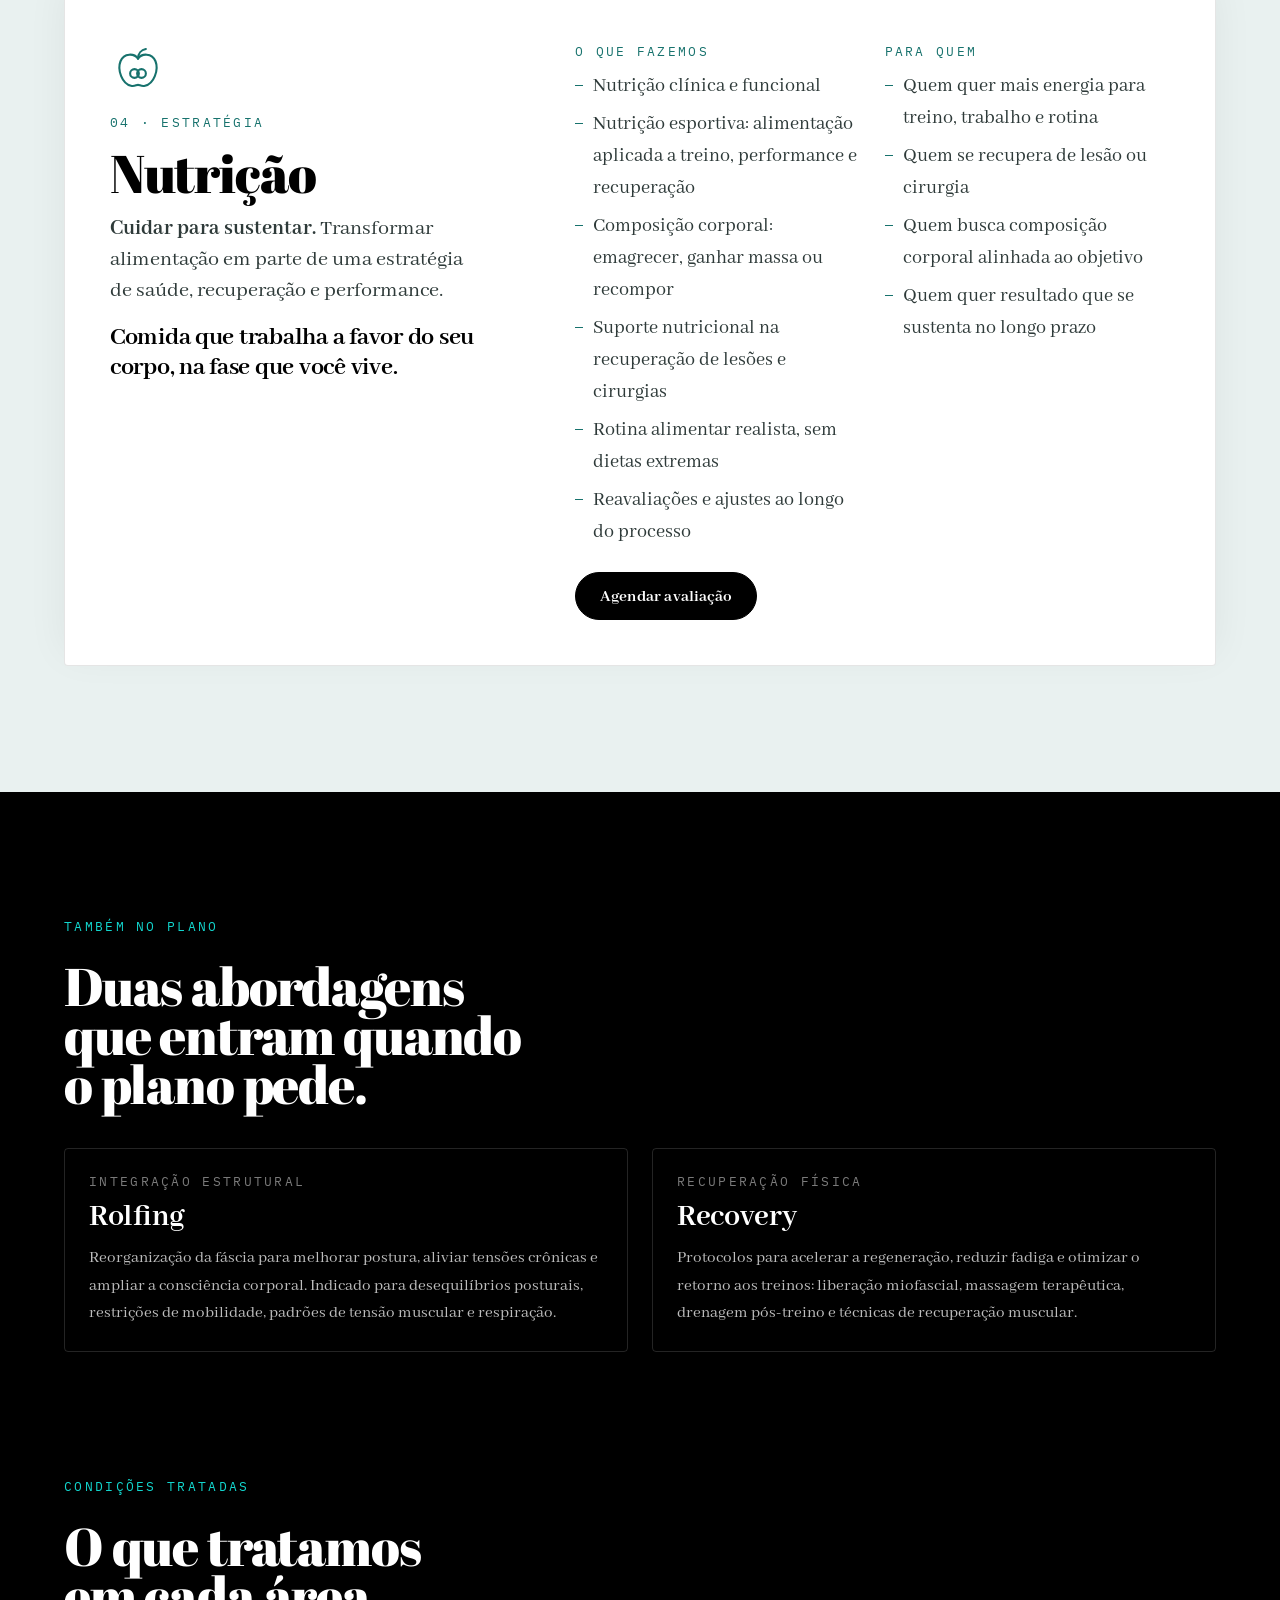
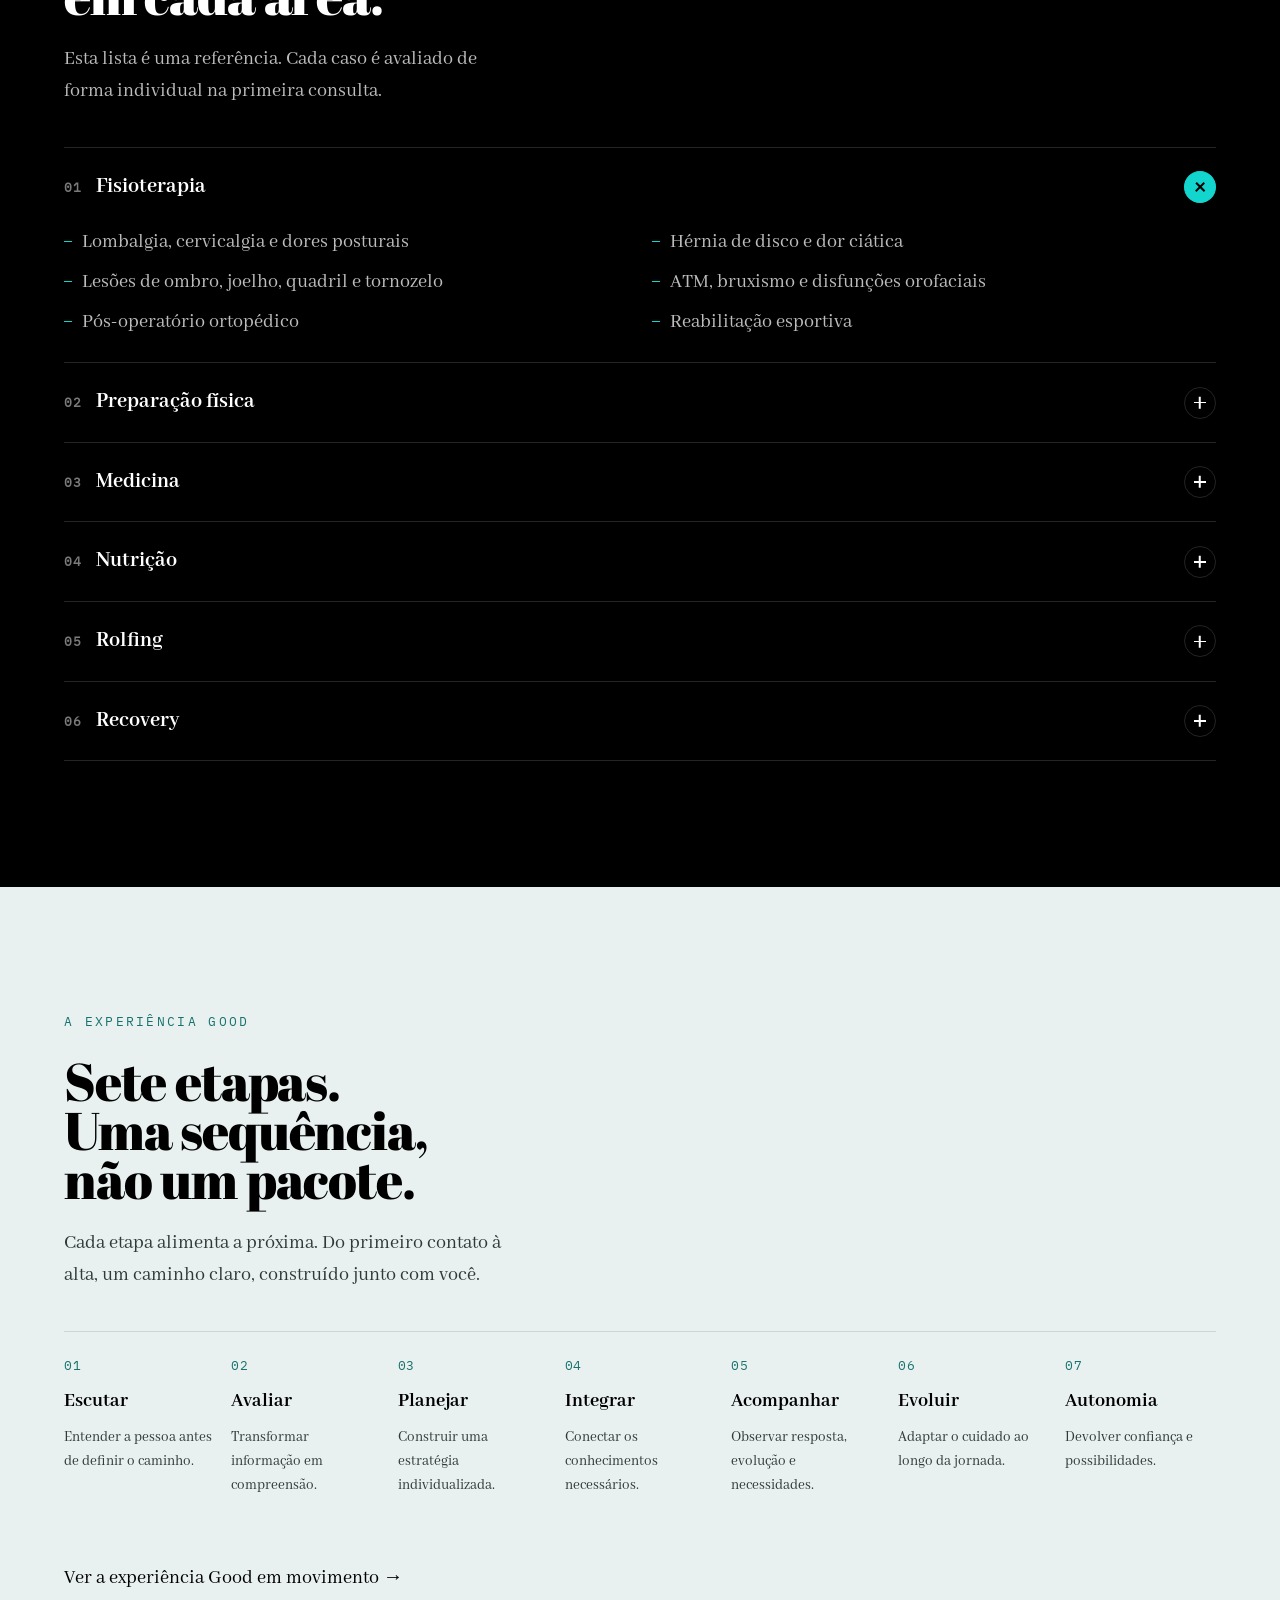
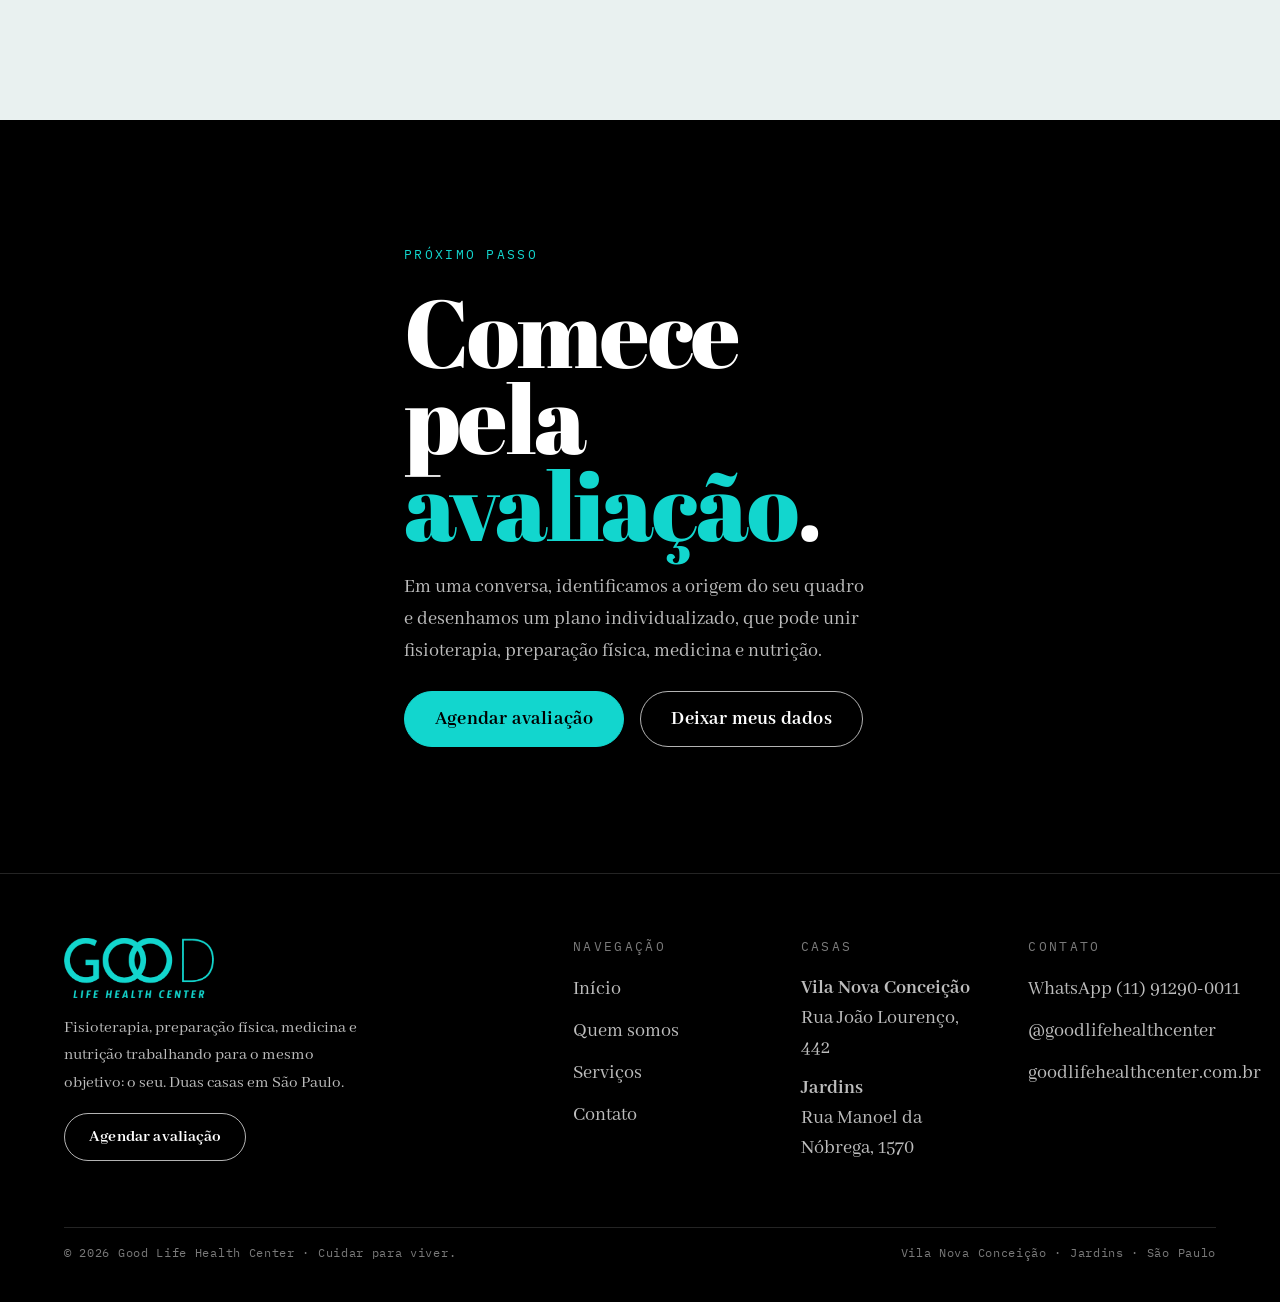
<file: goodlife/servicos.html>
<!DOCTYPE html>
<html lang="pt-BR">
<head>
<meta charset="utf-8">
<meta name="viewport" content="width=device-width, initial-scale=1">
<title>Serviços · Fisioterapia, preparação física, medicina e nutrição · Good Life Health Center</title>
<meta name="description" content="Quatro frentes em um só plano de cuidado: fisioterapia, preparação física, medicina e nutrição. Avaliação global, identificação da causa e plano individualizado, revisto a cada reavaliação. São Paulo.">
<meta name="theme-color" content="#000000">
<meta name="view-transition" content="same-origin">
<meta property="og:title" content="Serviços · Good Life Health Center">
<meta property="og:description" content="As especialidades mudam. O cuidado continua. Fisioterapia, preparação física, medicina e nutrição em um só plano.">
<meta property="og:type" content="website">
<meta property="og:image" content="assets/img/og.jpg">
<link rel="icon" href="data:image/svg+xml,%3Csvg xmlns='http://www.w3.org/2000/svg' viewBox='0 0 64 64'%3E%3Crect width='64' height='64' rx='12' fill='%23000'/%3E%3Cg fill='none' stroke='%2312D6CE' stroke-width='3.5'%3E%3Ccircle cx='24' cy='32' r='14'/%3E%3Ccircle cx='40' cy='32' r='14'/%3E%3C/g%3E%3C/svg%3E">
<link rel="preload" href="assets/fonts/abril-400.woff2" as="font" type="font/woff2" crossorigin>
<link rel="preload" href="assets/fonts/abhaya-400.woff2" as="font" type="font/woff2" crossorigin>
<link rel="stylesheet" href="assets/css/style.css">
<noscript><style>.mask>span{transform:none}.hero__sobe{opacity:1;transform:none}.aneis--desenha circle{stroke-dashoffset:0}.acord__body{grid-template-rows:1fr}</style></noscript>
</head>
<body>

<div id="palco">
<header class="nav" id="nav" data-state="top">
  <div class="wrap nav__in">
    <a href="index.html" class="nav__logo" aria-label="Good Life Health Center, início"><span class="logo logo--branco" aria-hidden="true"></span></a>
    <nav class="nav__links" aria-label="Principal">
      <a href="index.html">Início</a>
      <a href="quem-somos.html">Quem somos</a>
      <a href="servicos.html" aria-current="page">Serviços</a>
      <a href="index.html#contato">Contato</a>
      <a href="index.html#contato" class="btn btn--teal nav__cta" data-whats="">Agendar avaliação</a>
    </nav>
    <button class="nav__toggle" id="toggle" aria-label="Abrir menu" aria-expanded="false" aria-controls="menu"><i></i><i></i><i></i></button>
  </div>
  <span class="nav__prog" aria-hidden="true"></span>
</header>

<main>
<!-- ============================ HERO ============================ -->
<section class="hero hero--baixo" aria-labelledby="hero-t">
  <div class="hero__aneis" aria-hidden="true">
    <svg class="aneis aneis--desenha" viewBox="0 0 320 200"><circle cx="100" cy="100" r="80" pathLength="1"/><circle cx="196" cy="100" r="80" pathLength="1"/></svg>
  </div>
  <div class="wrap hero__in">
    <span class="rotulo hero__sobe" style="--i:0">Serviços · quatro frentes</span>
    <h1 class="h1" id="hero-t">
      <span class="mask"><span style="--i:0">As especialidades mudam.</span></span>
      <span class="mask"><span style="--i:1">O cuidado <em>continua</em>.</span></span>
    </h1>
    <p class="lead hero__sobe" style="--i:1">Fisioterapia, preparação física, medicina e nutrição: quatro frentes que costumam viver separadas, reunidas em um só plano de cuidado. O método não começa em uma especialidade. Começa em você.</p>
    <div class="btns hero__sobe" style="--i:2">
      <a href="index.html#contato" class="btn btn--teal btn--g" data-whats="">Agendar avaliação</a>
      <a href="#frentes" class="btn btn--linha btn--g">Ver as quatro frentes</a>
    </div>
  </div>
</section>

<!-- ============================ INTEGRAÇÃO ============================ -->
<section class="sec sec--nevoa" id="integracao" aria-labelledby="in-t" style="padding-bottom:0">
  <div class="wrap">
    <div class="cab rise" style="max-width:60ch">
      <span class="rotulo">Como tratamos</span>
      <h2 class="h2" id="in-t">Cada área tem suas particularidades. Todas seguem a mesma lógica.</h2>
      <p class="p">Avaliação global, identificação da causa e plano individualizado, revisto a cada reavaliação. Diferentes conhecimentos para construir o melhor caminho possível entre onde você está e onde quer chegar.</p>
    </div>
  </div>
</section>

<!-- ============================ QUATRO FRENTES (efeito 40, cards empilhados) ============================ -->
<section class="sec sec--nevoa" id="frentes" aria-label="As quatro frentes" style="padding-top:var(--s6)">
  <div class="wrap">
    <div class="stack">

      <article class="stack__card" id="fisioterapia" style="--i:0">
        <div class="stack__cab">
          <svg class="picto" viewBox="0 0 64 64" aria-hidden="true"><circle cx="26" cy="36" r="10"/><circle cx="38" cy="36" r="10"/><path d="M12 36a20 20 0 0 1 33-15"/><path d="M39 14l7 7-9 2"/></svg>
          <span class="rotulo">01 · Recuperação</span>
          <h2 class="display">Fisioterapia</h2>
          <p class="lead"><b>Cuidar para voltar.</b> Recuperar movimento, função e confiança para retomar aquilo que importa.</p>
          <p class="stack__frase">Não silenciamos o sintoma: devolvemos função e sustentamos o resultado.</p>
        </div>
        <div class="stack__corpo">
          <div class="stack__duo">
            <div><h4>O que fazemos</h4><ul>
              <li>Avaliação global: postura, padrão de movimento, força, mobilidade e histórico</li>
              <li>Raciocínio clínico para chegar à causa, não só ao sintoma</li>
              <li>Técnicas manuais e exercícios terapêuticos com progressão controlada</li>
              <li>Reabilitação ortopédica e esportiva</li>
              <li>Pós-operatório</li>
              <li>Plano de manutenção para sustentar o resultado</li>
            </ul></div>
            <div><h4>Para quem</h4><ul>
              <li>Lombalgia, cervicalgia e dores posturais</li>
              <li>Hérnia de disco e dor ciática</li>
              <li>Lesões de ombro, joelho, quadril e tornozelo</li>
              <li>ATM, bruxismo e disfunções orofaciais</li>
              <li>Retorno ao esporte depois de uma lesão</li>
            </ul></div>
          </div>
          <div class="btns"><a href="index.html#contato" class="btn btn--preto" data-whats="Quero falar sobre fisioterapia.">Agendar avaliação</a></div>
        </div>
      </article>

      <article class="stack__card" id="preparacao" style="--i:1">
        <div class="stack__cab">
          <svg class="picto" viewBox="0 0 64 64" aria-hidden="true"><rect x="6" y="25" width="8" height="14" rx="2"/><rect x="50" y="25" width="8" height="14" rx="2"/><rect x="14" y="20" width="7" height="24" rx="2"/><rect x="43" y="20" width="7" height="24" rx="2"/><path d="M21 32h22"/></svg>
          <span class="rotulo">02 · Performance</span>
          <h2 class="display">Preparação física</h2>
          <p class="lead"><b>Cuidar para evoluir.</b> Construir força, capacidade e confiança para preparar o corpo para onde você quer chegar.</p>
          <p class="stack__frase">Seu corpo treina. Mas está preparado para performar?</p>
        </div>
        <div class="stack__corpo">
          <div class="stack__duo">
            <div><h4>O que trabalhamos</h4><ul>
              <li>Força funcional, aplicada ao movimento</li>
              <li>Resistência para sustentar esforço com eficiência</li>
              <li>Mobilidade e amplitude, com menos compensações</li>
              <li>Estabilidade e controle para sustentar carga e potência</li>
              <li>Eficiência do movimento: render mais gastando menos</li>
              <li>Preparação orientada à prática esportiva</li>
            </ul></div>
            <div><h4>Para quem</h4><ul>
              <li>Retorno ao esporte depois de uma lesão</li>
              <li>Prevenção de lesões em corredores</li>
              <li>Fortalecimento para musculação e crossfit</li>
              <li>Treino individualizado, orientado por avaliação</li>
              <li>Preparação para provas e competições</li>
            </ul></div>
          </div>
          <div class="btns"><a href="index.html#contato" class="btn btn--preto" data-whats="Quero falar sobre preparação física.">Agendar avaliação</a></div>
        </div>
      </article>

      <article class="stack__card" id="medicina" style="--i:2">
        <div class="stack__cab">
          <svg class="picto" viewBox="0 0 64 64" aria-hidden="true"><rect x="14" y="11" width="36" height="46" rx="3"/><path d="M24 8h16v7H24z"/><path d="M22 29l4 4 7-7"/><path d="M22 43l4 4 7-7"/><path d="M37 31h8M37 45h8"/></svg>
          <span class="rotulo">03 · Diagnóstico</span>
          <h2 class="display">Medicina</h2>
          <p class="lead"><b>Cuidar para continuar.</b> Compreender a saúde de forma ampla para tomar melhores decisões ao longo da vida.</p>
          <p class="stack__frase">Mais do que um laudo: um diagnóstico lido junto com quem cuida do seu corpo todos os dias.</p>
        </div>
        <div class="stack__corpo">
          <div class="stack__duo">
            <div><h4>O que fazemos</h4><ul>
              <li>Avaliação clínica: anamnese detalhada e exame físico</li>
              <li>Diagnóstico integrado, lido junto com fisio, preparação e nutrição</li>
              <li>Solicitação e interpretação de exames, com plano claro</li>
              <li>Acompanhamento de dores, lesões e quadros ortopédicos</li>
              <li>Liberação médica orientada para o retorno ao esporte</li>
              <li>Reavaliações periódicas para sustentar a evolução</li>
            </ul></div>
            <div><h4>Para quem</h4><ul>
              <li>Quem quer um diagnóstico contextualizado, não só um exame</li>
              <li>Quem precisa de conduta alinhada com toda a equipe</li>
              <li>Quem quer menos exames desnecessários e mais conduta certa</li>
              <li>Quem volta a treinar depois de uma lesão</li>
            </ul></div>
          </div>
          <div class="btns"><a href="index.html#contato" class="btn btn--preto" data-whats="Quero falar sobre acompanhamento médico.">Agendar avaliação</a></div>
        </div>
      </article>

      <article class="stack__card" id="nutricao" style="--i:3">
        <div class="stack__cab">
          <svg class="picto" viewBox="0 0 64 64" aria-hidden="true"><path d="M32 19c-4-6-16-7-20 3s2 26 12 28c4 1 6-1 8-1s4 2 8 1c10-2 16-18 12-28s-16-9-20-3z"/><path d="M32 19c0-6 4-10 9-11"/><circle cx="28" cy="36" r="5"/><circle cx="36" cy="36" r="5"/></svg>
          <span class="rotulo">04 · Estratégia</span>
          <h2 class="display">Nutrição</h2>
          <p class="lead"><b>Cuidar para sustentar.</b> Transformar alimentação em parte de uma estratégia de saúde, recuperação e performance.</p>
          <p class="stack__frase">Comida que trabalha a favor do seu corpo, na fase que você vive.</p>
        </div>
        <div class="stack__corpo">
          <div class="stack__duo">
            <div><h4>O que fazemos</h4><ul>
              <li>Nutrição clínica e funcional</li>
              <li>Nutrição esportiva: alimentação aplicada a treino, performance e recuperação</li>
              <li>Composição corporal: emagrecer, ganhar massa ou recompor</li>
              <li>Suporte nutricional na recuperação de lesões e cirurgias</li>
              <li>Rotina alimentar realista, sem dietas extremas</li>
              <li>Reavaliações e ajustes ao longo do processo</li>
            </ul></div>
            <div><h4>Para quem</h4><ul>
              <li>Quem quer mais energia para treino, trabalho e rotina</li>
              <li>Quem se recupera de lesão ou cirurgia</li>
              <li>Quem busca composição corporal alinhada ao objetivo</li>
              <li>Quem quer resultado que se sustenta no longo prazo</li>
            </ul></div>
          </div>
          <div class="btns"><a href="index.html#contato" class="btn btn--preto" data-whats="Quero falar sobre nutrição.">Agendar avaliação</a></div>
        </div>
      </article>

    </div>
  </div>
</section>

<!-- ============================ TAMBÉM NO PLANO ============================ -->
<section class="sec sec--preto" id="tambem" aria-labelledby="tb-t">
  <div class="wrap">
    <div class="cab rise">
      <span class="rotulo">Também no plano</span>
      <h2 class="h2" id="tb-t">Duas abordagens que entram quando o plano pede.</h2>
    </div>
    <div class="tambem">
      <div class="rise"><span class="rotulo rotulo--dim">Integração estrutural</span><h3 class="h3">Rolfing</h3><p class="p">Reorganização da fáscia para melhorar postura, aliviar tensões crônicas e ampliar a consciência corporal. Indicado para desequilíbrios posturais, restrições de mobilidade, padrões de tensão muscular e respiração.</p></div>
      <div class="rise" data-d="2"><span class="rotulo rotulo--dim">Recuperação física</span><h3 class="h3">Recovery</h3><p class="p">Protocolos para acelerar a regeneração, reduzir fadiga e otimizar o retorno aos treinos: liberação miofascial, massagem terapêutica, drenagem pós-treino e técnicas de recuperação muscular.</p></div>
    </div>
  </div>
</section>

<!-- ============================ CONDIÇÕES (efeito 42, acordeão) ============================ -->
<section class="sec sec--preto" id="condicoes" aria-labelledby="cd-t" style="padding-top:0">
  <div class="wrap">
    <div class="cab rise">
      <span class="rotulo">Condições tratadas</span>
      <h2 class="h2" id="cd-t">O que tratamos em cada área.</h2>
      <p class="p">Esta lista é uma referência. Cada caso é avaliado de forma individual na primeira consulta.</p>
    </div>
    <div class="acord">
      <div class="acord__it is-open">
        <button class="acord__bt" type="button" aria-expanded="true" aria-controls="ac-1"><span><span class="mono">01</span>Fisioterapia</span><span class="mais" aria-hidden="true"></span></button>
        <div class="acord__body" id="ac-1"><div><ul><li>Lombalgia, cervicalgia e dores posturais</li><li>Hérnia de disco e dor ciática</li><li>Lesões de ombro, joelho, quadril e tornozelo</li><li>ATM, bruxismo e disfunções orofaciais</li><li>Pós-operatório ortopédico</li><li>Reabilitação esportiva</li></ul></div></div>
      </div>
      <div class="acord__it">
        <button class="acord__bt" type="button" aria-expanded="false" aria-controls="ac-2"><span><span class="mono">02</span>Preparação física</span><span class="mais" aria-hidden="true"></span></button>
        <div class="acord__body" id="ac-2"><div><ul><li>Retorno ao esporte pós-lesão</li><li>Prevenção de lesões em corredores</li><li>Fortalecimento para musculação e crossfit</li><li>Treino funcional individualizado</li><li>Preparação para provas e competições</li></ul></div></div>
      </div>
      <div class="acord__it">
        <button class="acord__bt" type="button" aria-expanded="false" aria-controls="ac-3"><span><span class="mono">03</span>Medicina</span><span class="mais" aria-hidden="true"></span></button>
        <div class="acord__body" id="ac-3"><div><ul><li>Avaliação médica e diagnóstico clínico</li><li>Acompanhamento de quadros musculoesqueléticos</li><li>Solicitação e leitura de exames</li><li>Conduta integrada à equipe multidisciplinar</li><li>Seguimento médico de retorno ao esporte</li></ul></div></div>
      </div>
      <div class="acord__it">
        <button class="acord__bt" type="button" aria-expanded="false" aria-controls="ac-4"><span><span class="mono">04</span>Nutrição</span><span class="mais" aria-hidden="true"></span></button>
        <div class="acord__body" id="ac-4"><div><ul><li>Nutrição clínica e funcional</li><li>Nutrição esportiva e performance</li><li>Composição corporal e emagrecimento</li><li>Suporte nutricional para recuperação de lesões</li><li>Acompanhamento contínuo com a equipe</li></ul></div></div>
      </div>
      <div class="acord__it">
        <button class="acord__bt" type="button" aria-expanded="false" aria-controls="ac-5"><span><span class="mono">05</span>Rolfing</span><span class="mais" aria-hidden="true"></span></button>
        <div class="acord__body" id="ac-5"><div><ul><li>Tensões e dores crônicas</li><li>Desequilíbrios posturais</li><li>Restrições de mobilidade</li><li>Estresse e padrões de tensão muscular</li><li>Consciência corporal e respiração</li></ul></div></div>
      </div>
      <div class="acord__it">
        <button class="acord__bt" type="button" aria-expanded="false" aria-controls="ac-6"><span><span class="mono">06</span>Recovery</span><span class="mais" aria-hidden="true"></span></button>
        <div class="acord__body" id="ac-6"><div><ul><li>Liberação miofascial e massagem terapêutica</li><li>Drenagem linfática pós-treino</li><li>Técnicas de recuperação muscular</li><li>Redução de fadiga e tensão acumulada</li><li>Protocolos para retorno mais rápido ao esporte</li></ul></div></div>
      </div>
    </div>
  </div>
</section>

<!-- ============================ MÉTODO ============================ -->
<section class="sec sec--nevoa" id="metodo" aria-labelledby="mt-t">
  <div class="wrap">
    <div class="cab rise">
      <span class="rotulo">A experiência Good</span>
      <h2 class="h2" id="mt-t">Sete etapas. Uma sequência, não um pacote.</h2>
      <p class="p">Cada etapa alimenta a próxima. Do primeiro contato à alta, um caminho claro, construído junto com você.</p>
    </div>
    <ol class="etapas">
      <li class="rise"><span class="mono">01</span><b>Escutar</b><span class="p">Entender a pessoa antes de definir o caminho.</span></li>
      <li class="rise" data-d="2"><span class="mono">02</span><b>Avaliar</b><span class="p">Transformar informação em compreensão.</span></li>
      <li class="rise" data-d="3"><span class="mono">03</span><b>Planejar</b><span class="p">Construir uma estratégia individualizada.</span></li>
      <li class="rise" data-d="4"><span class="mono">04</span><b>Integrar</b><span class="p">Conectar os conhecimentos necessários.</span></li>
      <li class="rise" data-d="2"><span class="mono">05</span><b>Acompanhar</b><span class="p">Observar resposta, evolução e necessidades.</span></li>
      <li class="rise" data-d="3"><span class="mono">06</span><b>Evoluir</b><span class="p">Adaptar o cuidado ao longo da jornada.</span></li>
      <li class="rise" data-d="4"><span class="mono">07</span><b>Autonomia</b><span class="p">Devolver confiança e possibilidades.</span></li>
    </ol>
    <div class="btns mt-6 rise"><a href="index.html#experiencia" class="link link--seta">Ver a experiência Good em movimento</a></div>
  </div>
</section>

<!-- ============================ FECHO ============================ -->
<section class="sec fecho" id="fecho" aria-labelledby="fe-t">
  <div class="wrap fecho__in rise">
    <span class="rotulo">Próximo passo</span>
    <h2 class="display" id="fe-t">Comece pela <em>avaliação</em>.</h2>
    <p class="p">Em uma conversa, identificamos a origem do seu quadro e desenhamos um plano individualizado, que pode unir fisioterapia, preparação física, medicina e nutrição.</p>
    <div class="btns">
      <a href="index.html#contato" class="btn btn--teal btn--g" data-whats="">Agendar avaliação</a>
      <a href="index.html#contato" class="btn btn--linha btn--g">Deixar meus dados</a>
    </div>
  </div>
</section>
</main>

<footer class="rodape">
  <div class="wrap">
    <div class="rodape__in">
      <div class="rodape__marca">
        <span class="logo logo--teal" role="img" aria-label="Good Life Health Center"></span>
        <p class="p">Fisioterapia, preparação física, medicina e nutrição trabalhando para o mesmo objetivo: o seu. Duas casas em São Paulo.</p>
        <div><a href="index.html#contato" class="btn btn--linha" data-whats="">Agendar avaliação</a></div>
      </div>
      <div class="rodape__col">
        <span class="rotulo rotulo--dim">Navegação</span>
        <a href="index.html">Início</a>
        <a href="quem-somos.html">Quem somos</a>
        <a href="servicos.html">Serviços</a>
        <a href="index.html#contato">Contato</a>
      </div>
      <div class="rodape__col">
        <span class="rotulo rotulo--dim">Casas</span>
        <address><b>Vila Nova Conceição</b><br>Rua João Lourenço, 442</address>
        <address><b>Jardins</b><br>Rua Manoel da Nóbrega, 1570</address>
      </div>
      <div class="rodape__col">
        <span class="rotulo rotulo--dim">Contato</span>
        <a href="#" data-whats="" target="_blank" rel="noopener noreferrer">WhatsApp (11) 91290-0011</a>
        <a href="https://instagram.com/goodlifehealthcenter" target="_blank" rel="noopener noreferrer">@goodlifehealthcenter</a>
        <a href="https://goodlifehealthcenter.com.br">goodlifehealthcenter.com.br</a>
      </div>
    </div>
    <div class="rodape__pe">
      <span>© <span data-ano>2026</span> Good Life Health Center · Cuidar para viver.</span>
      <span>Vila Nova Conceição · Jardins · São Paulo</span>
    </div>
  </div>
</footer>
</div><!-- /palco -->

<div class="menu" id="menu">
  <div class="menu__topo">
    <span class="logo logo--teal" aria-hidden="true"></span>
    <button class="menu__fechar" id="fechar" aria-label="Fechar menu"><svg width="22" height="22" viewBox="0 0 22 22" fill="none" stroke="currentColor" stroke-width="1.6"><path d="M3 3l16 16M19 3L3 19"/></svg></button>
  </div>
  <nav class="menu__links" aria-label="Menu">
    <a href="index.html" style="--i:0">Início</a>
    <a href="quem-somos.html" style="--i:1">Quem somos</a>
    <a href="servicos.html" style="--i:2" aria-current="page">Serviços</a>
    <a href="index.html#contato" style="--i:3">Contato</a>
  </nav>
  <div class="menu__pe">
    <a href="index.html#contato" class="btn btn--teal btn--g" data-whats="">Agendar avaliação</a>
    <span class="mono">WhatsApp (11) 91290-0011 · @goodlifehealthcenter</span>
  </div>
  <svg class="aneis menu__aneis" viewBox="0 0 320 200" aria-hidden="true"><circle cx="100" cy="100" r="80" pathLength="1"/><circle cx="196" cy="100" r="80" pathLength="1"/></svg>
</div>

<a href="index.html#contato" class="btn btn--teal btn--g cta-fixo" id="cta-fixo" data-whats="">Agendar avaliação</a>

<script src="assets/js/scroll.js" defer></script>
<script src="assets/js/main.js" defer></script>
</body>
</html>
</file>
<file: assets/css/style.css>
/* ============================================================
   KP MEDIA — folha de estilo única
   Tokens do Manual de Marca v1.0 (2026)
   Proporção alvo: 60% preto · 20% ciano · 15% rosa · 5% apoio
   ============================================================ */
:root{
  --preto:#0D0D0D;
  --grafite:#161616;
  --grafite-2:#1c1c1c;
  --ciano:#25F4EE;
  --rosa:#FF2B54;
  --off:#F2F1EC;
  --amarelo:#FFDE00;
  --violeta:#6C4CF5;
  --corpo-escuro:#C9C8C2;   /* corpo sobre fundo escuro — nunca branco puro */
  --linha:rgba(242,241,236,.14);

  --titulo:'Poppins','Ubuntu',system-ui,sans-serif;   /* fallback de All Round Gothic */
  --texto:'Ubuntu',system-ui,sans-serif;
  --mono:'Ubuntu Sans Mono',ui-monospace,monospace;

  --max:1200px;
  --gut:clamp(20px,5vw,64px);

  --ease:cubic-bezier(.22,1,.36,1);      /* saída suave, entrada rápida */
  --ease-io:cubic-bezier(.76,0,.24,1);   /* cortinas e painéis */
}

*,*::before,*::after{box-sizing:border-box}
html{-webkit-text-size-adjust:100%}
html.smooth{scroll-behavior:smooth}
body{
  margin:0;background:var(--preto);color:var(--corpo-escuro);
  font-family:var(--texto);font-size:17px;line-height:1.6;
  -webkit-font-smoothing:antialiased;overflow-x:clip;
}
img{max-width:100%;display:block}
a{color:inherit}
::selection{background:var(--ciano);color:var(--preto)}

h1,h2,h3{font-family:var(--titulo);font-weight:600;letter-spacing:-.02em;line-height:.98;margin:0;font-style:normal}
p{margin:0;max-width:66ch}

.wrap{width:100%;max-width:var(--max);margin:0 auto;padding-inline:var(--gut)}
.only-desk{display:block}

/* label mono — único lugar com caixa alta, junto de botões */
.label{
  font-family:var(--mono);font-size:12px;letter-spacing:.18em;
  text-transform:uppercase;color:rgba(242,241,236,.45);display:inline-block;
}
.label--ciano{color:var(--ciano)}
.label--rosa{color:var(--rosa)}
.label--amarelo{color:var(--amarelo)}

/* ---------- Logotipo (PLACEHOLDER) ----------
   O manual proíbe redesenhar o monograma em fonte.
   Trocar este bloco pelo SVG oficial de kp antes de publicar. */
.logo{
  font-family:var(--titulo);font-weight:700;font-size:30px;letter-spacing:-.06em;
  line-height:1;display:inline-block;text-decoration:none;
}
.logo .k{color:var(--ciano);display:inline-block;transition:transform .35s var(--ease)}
.logo .p{color:var(--rosa);margin-left:-.04em;display:inline-block;transition:transform .35s var(--ease)}
.logo:hover .k{transform:translateY(-3px)}
.logo:hover .p{transform:translateY(3px)}

/* ============================================================
   MOTOR DE TRANSIÇÕES (FX)
   O modo ativo fica em html[data-fx="..."]; o palco é o conteúdo
   da página e as camadas do efeito vivem em .fx (montadas por JS).
   ============================================================ */
#palco{transform-origin:50% 50%}
.fx{position:fixed;inset:0;z-index:120;pointer-events:none;overflow:hidden}
.fx__marca{
  position:fixed;inset:0;z-index:121;display:grid;place-items:center;pointer-events:none;
  opacity:0;transition:opacity .25s ease;
}
.fx__marca .logo{font-size:44px}
html[data-fx="portal"] .fx.is-out ~ .fx__marca,
html[data-fx="cortina"] .fx.is-out ~ .fx__marca{opacity:1}

/* ---- 1. Cortina: colunas com borda de marca ---- */
.fx .col{position:absolute;inset:0;display:flex}
.fx .col i{
  flex:1;background:var(--grafite);border-block:8px solid var(--ciano);
  transform:scaleY(0);transform-origin:bottom;transition:transform .42s var(--ease-io);
}
.fx .col i:nth-child(2){border-block-color:var(--rosa);transition-delay:45ms}
.fx .col i:nth-child(3){border-block-color:var(--amarelo);transition-delay:90ms}
.fx .col i:nth-child(4){border-block-color:var(--violeta);transition-delay:135ms}
.fx .col i:nth-child(5){transition-delay:180ms}
.fx.is-out .col i{transform:scaleY(1);transform-origin:bottom}
.fx.cobre .col i{transform:scaleY(1);transform-origin:top;transition:none}
.fx.is-in .col i{transform:scaleY(0);transform-origin:top;transition:transform .42s var(--ease-io)}

/* ---- 2. Portal: zoom + desfoque com flash ciano ---- */
.fx .flash{
  position:absolute;inset:0;opacity:0;transform:scale(.7);
  background:radial-gradient(circle at 50% 50%,rgba(37,244,238,.28),rgba(255,43,84,.1) 40%,rgba(13,13,13,0) 70%),var(--preto);
  transition:opacity .34s var(--ease),transform .45s var(--ease);
}
.fx.is-out .flash{opacity:1;transform:scale(1.25)}
.fx.cobre .flash{opacity:1;transform:scale(1.25);transition:none}
.fx.is-in .flash{opacity:0;transform:scale(1.6);transition:opacity .34s var(--ease),transform .45s var(--ease)}
html[data-fx="portal"] #palco.sai{animation:portalOut .42s var(--ease) both}
html[data-fx="portal"] #palco.entra{animation:portalIn .62s var(--ease) both}
@keyframes portalOut{to{transform:scale(1.04);filter:blur(9px);opacity:0}}
@keyframes portalIn{from{transform:scale(.975);filter:blur(10px);opacity:0}}

/* ---- 3. Glitch: fatias curtas, sem estrobo nem inversão de tela cheia ---- */
html[data-fx="glitch"] #palco.sai{animation:glitchOut .38s var(--ease-io) both}
html[data-fx="glitch"] #palco.entra{animation:glitchIn .42s var(--ease-io) both}
@keyframes glitchOut{
  0%{clip-path:inset(0 0 0 0);transform:none}
  30%{clip-path:inset(0 0 34% 0);transform:translate3d(-9px,0,0)}
  60%{clip-path:inset(26% 0 12% 0);transform:translate3d(11px,0,0)}
  100%{clip-path:inset(48% 0 48% 0);transform:none;opacity:0}
}
@keyframes glitchIn{
  0%{clip-path:inset(48% 0 48% 0);opacity:0}
  35%{clip-path:inset(18% 0 26% 0);opacity:1;transform:translate3d(8px,0,0)}
  70%{clip-path:inset(0 0 9% 0);transform:translate3d(-5px,0,0)}
  100%{clip-path:inset(0 0 0 0);transform:none}
}
.fx .ruido{
  position:absolute;inset:0;opacity:0;
  background:repeating-linear-gradient(0deg,rgba(242,241,236,.05) 0 1px,transparent 1px 4px);
  transition:opacity .2s ease;
}
.fx.is-out .ruido,.fx.cobre .ruido,.fx.is-in .ruido{opacity:1}
/* duas fatias de cor que atravessam a tela uma única vez — sem loop piscando */
.fx .barra{position:absolute;left:0;right:0;height:3px;background:var(--ciano);opacity:0;top:38%}
.fx .barra + .barra{background:var(--rosa);top:62%}
.fx.is-out .barra,.fx.is-in .barra{animation:corta .38s var(--ease-io) both}
.fx.is-out .barra + .barra,.fx.is-in .barra + .barra{animation-delay:.08s}
@keyframes corta{
  0%{opacity:0;transform:translateX(-14%) scaleX(.2)}
  40%{opacity:.9;transform:none}
  100%{opacity:0;transform:translateX(12%) scaleX(.4)}
}

/* ---- 4. Mosaico: dissolve em pixels ---- */
.fx .celulas{position:absolute;inset:-1px;display:grid;grid-template-columns:repeat(var(--cols,16),1fr);grid-auto-rows:1fr}
.fx .celulas b{background:var(--grafite);transform:scale(0);transition:transform .26s var(--ease)}
.fx .celulas b.a1{background:var(--ciano)}
.fx .celulas b.a2{background:var(--rosa)}
.fx .celulas b.a3{background:var(--amarelo)}
.fx.is-out .celulas b{transform:scale(1.03)}
.fx.cobre .celulas b{transform:scale(1.03);transition:none}
.fx.is-in .celulas b{transform:scale(0);transition:transform .26s var(--ease)}

/* ---- 5. Lâminas 45°: o corte do k virando transição ---- */
.fx .laminas{position:absolute;inset:-45%;display:flex;flex-direction:column;transform:rotate(-45deg)}
.fx .laminas i{flex:1;background:var(--grafite);border-top:3px solid var(--ciano);transform:translateX(-125%);
  transition:transform .45s var(--ease-io)}
.fx .laminas i:nth-child(even){transform:translateX(125%);border-top-color:var(--rosa)}
.fx .laminas i:nth-child(3n){border-top-color:var(--amarelo)}
.fx .laminas i:nth-child(2){transition-delay:40ms}
.fx .laminas i:nth-child(3){transition-delay:80ms}
.fx .laminas i:nth-child(4){transition-delay:120ms}
.fx .laminas i:nth-child(5){transition-delay:160ms}
.fx .laminas i:nth-child(6){transition-delay:200ms}
.fx .laminas i:nth-child(7){transition-delay:240ms}
.fx .laminas i:nth-child(8){transition-delay:280ms}
.fx.is-out .laminas i,.fx.cobre .laminas i{transform:none}
.fx.cobre .laminas i{transition:none}
.fx.is-in .laminas i{transform:translateX(125%);transition:transform .45s var(--ease-io)}
.fx.is-in .laminas i:nth-child(even){transform:translateX(-125%);transition:transform .45s var(--ease-io)}

/* ---- 6. Scanline: colapso de tubo CRT ---- */
html[data-fx="scan"] #palco.sai{animation:scanOut .42s var(--ease-io) both}
html[data-fx="scan"] #palco.entra{animation:scanIn .58s var(--ease-io) both}
@keyframes scanOut{
  0%{transform:scaleY(1);filter:none}
  65%{transform:scaleY(.04) scaleX(1);filter:brightness(1.5) contrast(1.2)}
  100%{transform:scaleY(.006) scaleX(.45);filter:brightness(2);opacity:.9}
}
@keyframes scanIn{
  0%{transform:scaleY(.006) scaleX(.45);filter:brightness(2);opacity:.9}
  40%{transform:scaleY(.04) scaleX(1);filter:brightness(1.5) contrast(1.2);opacity:1}
  100%{transform:none;filter:none}
}
.fx .linha{
  position:absolute;left:50%;top:50%;height:2px;width:0;transform:translate(-50%,-50%);
  background:var(--ciano);box-shadow:0 0 18px 4px rgba(37,244,238,.5);opacity:0;
  transition:width .45s var(--ease-io),opacity .3s ease;
}
.fx.is-out .linha{width:100%;opacity:1}
.fx.cobre .linha{width:100%;opacity:1;transition:none}
.fx.is-in .linha{width:0;opacity:0;transition:width .45s var(--ease-io),opacity .3s ease}

/* ---- seletor de efeito (só aparece com ?fx na URL) ---- */
.fxpick{
  position:fixed;right:18px;bottom:18px;z-index:130;font-family:var(--mono);
  display:flex;flex-direction:column;align-items:flex-end;gap:10px;
}
.fxpick__btn{
  background:var(--rosa);color:#fff;border:0;cursor:pointer;padding:12px 18px;
  font-family:var(--mono);font-size:11.5px;letter-spacing:.16em;text-transform:uppercase;
}
.fxpick__lista{
  display:none;flex-direction:column;gap:2px;background:var(--linha);border:1px solid var(--linha);
  max-width:min(300px,calc(100vw - 36px));
}
.fxpick.aberto .fxpick__lista{display:flex}
.fxpick__lista button{
  background:var(--preto);border:0;cursor:pointer;color:var(--corpo-escuro);text-align:left;
  padding:12px 16px;font-family:var(--mono);font-size:11.5px;letter-spacing:.1em;
  display:grid;gap:4px;transition:background .2s ease,color .2s ease;
}
.fxpick__lista button:hover{background:var(--grafite-2);color:var(--off)}
.fxpick__lista button[aria-pressed="true"]{background:var(--grafite);color:var(--ciano)}
.fxpick__lista button small{text-transform:none;letter-spacing:0;font-size:11px;color:rgba(242,241,236,.4)}
.fxpick__lista button[aria-pressed="true"] small{color:rgba(37,244,238,.55)}

/* ============================ PRELOADER ============================ */
.loader{
  position:fixed;inset:0;z-index:200;background:var(--preto);
  display:grid;place-items:center;gap:0;
  transition:opacity .5s ease,visibility .5s ease;
}
.loader.done{opacity:0;visibility:hidden}
.loader__in{display:grid;justify-items:center;gap:26px;padding-inline:var(--gut)}
.loader .logo{font-size:56px}
.loader__bar{width:min(280px,60vw);height:2px;background:var(--linha);overflow:hidden}
.loader__bar i{display:block;height:100%;width:0;background:var(--ciano);transition:width .2s linear}
.loader__num{font-family:var(--mono);font-size:12px;letter-spacing:.18em;color:rgba(242,241,236,.45)}

/* ============================ NAV ============================ */
.nav{
  position:fixed;inset:0 0 auto 0;z-index:60;
  background:rgba(13,13,13,0);backdrop-filter:blur(0);
  transition:background .3s ease,backdrop-filter .3s ease,border-color .3s ease,transform .4s var(--ease);
  border-bottom:1px solid transparent;
}
.nav.solid{background:rgba(13,13,13,.88);backdrop-filter:blur(14px);border-bottom-color:var(--linha)}
.nav.hide{transform:translateY(-100%)}
.nav__in{display:flex;align-items:center;justify-content:space-between;gap:24px;height:78px}
.nav__links{display:flex;gap:34px;align-items:center}
.nav__links a{
  font-family:var(--mono);font-size:12.5px;letter-spacing:.14em;text-transform:uppercase;
  text-decoration:none;color:var(--corpo-escuro);padding-block:6px;position:relative;
  transition:color .2s ease;
}
.nav__links a::after{
  content:"";position:absolute;left:0;bottom:0;height:2px;width:0;background:var(--ciano);
  transition:width .25s var(--ease);
}
.nav__links a:hover::after,.nav__links a[aria-current="page"]::after{width:100%}
.nav__links a[aria-current="page"]{color:var(--off)}
.nav__links .btn::after{display:none}

/* barra de progresso de leitura */
.nav__prog{position:absolute;left:0;bottom:-1px;height:2px;width:100%;transform:scaleX(0);transform-origin:left;
  background:linear-gradient(90deg,var(--ciano),var(--rosa));transition:transform .1s linear}

.btn{
  display:inline-flex;align-items:center;gap:10px;
  font-family:var(--mono);font-size:12.5px;letter-spacing:.14em;text-transform:uppercase;
  padding:14px 24px;text-decoration:none;border:1px solid transparent;cursor:pointer;
  position:relative;overflow:hidden;isolation:isolate;
  transition:transform .18s var(--ease),color .25s ease,border-color .25s ease;
}
.btn > span{position:relative;z-index:2}
.btn::before{
  content:"";position:absolute;inset:0;z-index:1;transform:scaleY(0);transform-origin:bottom;
  transition:transform .32s var(--ease);
}
.btn:hover{transform:translateY(-2px)}
.btn:hover::before{transform:scaleY(1);transform-origin:top}
.btn--rosa{background:var(--rosa);color:#fff}            /* rosa → texto branco */
.btn--rosa::before{background:var(--off)}
.btn--rosa:hover{color:var(--preto)}
.btn--ciano{background:var(--ciano);color:var(--preto)}   /* ciano → texto preto */
.btn--ciano::before{background:var(--off)}
.btn--ciano:hover{color:var(--preto)}
.btn--ghost{border-color:var(--linha);color:var(--corpo-escuro)}
.btn--ghost::before{background:var(--ciano)}
.btn--ghost:hover{color:var(--preto);border-color:var(--ciano)}
.btn--preto{background:var(--preto);color:var(--off)}
.btn--preto::before{background:var(--off)}
.btn--preto:hover{color:var(--preto)}
.btn--claro{border-color:rgba(13,13,13,.2);color:var(--preto)}
.btn--claro::before{background:var(--preto)}
.btn--claro:hover{color:var(--off);border-color:var(--preto)}
.nav__toggle{display:none;background:none;border:0;color:var(--off);cursor:pointer;padding:8px;width:44px;height:44px}
.nav__toggle i{display:block;height:2px;background:var(--off);margin:5px 0;transition:transform .3s var(--ease),opacity .2s ease}
.nav__toggle[aria-expanded="true"] i:nth-child(1){transform:translateY(7px) rotate(45deg)}
.nav__toggle[aria-expanded="true"] i:nth-child(2){opacity:0}
.nav__toggle[aria-expanded="true"] i:nth-child(3){transform:translateY(-7px) rotate(-45deg)}

/* ============================ HERO ============================ */
.hero{position:relative;padding:150px 0 90px;overflow:hidden}
.hero__grid{display:grid;grid-template-columns:1fr;gap:56px;align-items:center}
.hero h1{
  font-size:clamp(44px,7.6vw,104px);letter-spacing:-.03em;color:var(--off);
  margin:26px 0 30px;
}
.hero h1 .dot-r{color:var(--rosa)}
.hero h1 .dot-c{color:var(--ciano)}
.hero p{font-size:clamp(17px,1.35vw,20px);max-width:52ch}
.hero__cta{display:flex;flex-wrap:wrap;gap:14px;margin-top:38px}
.hero--curto{padding:132px 0 64px}
.hero--curto h1{font-size:clamp(38px,6vw,80px);margin:22px 0 24px}

/* linhas de título com máscara (efeito de subida) */
/* A folga embaixo existe para as vírgulas, o "g" e o "p" caberem: com
   line-height .98 e overflow:hidden, o corte comia o rabo da pontuação.
   Ela vai só embaixo (margem negativa devolve o espaço) e o ponto de
   partida sobe para 126% para o texto continuar escondido no repouso:
   (.98 + .18) / .98 = 1.184, então 126% cobre em qualquer tamanho. */
.mask{display:block;overflow:hidden;padding-bottom:.18em;margin-bottom:-.18em}
.mask > span{display:block;transform:translateY(126%);transition:transform .9s var(--ease)}
.is-ready .mask > span,.rise.in .mask > span{transform:none}
.mask:nth-child(2) > span{transition-delay:.08s}
.mask:nth-child(3) > span{transition-delay:.16s}

/* ============================ MARQUEE ============================ */
.marquee{
  border-block:1px solid var(--linha);padding:18px 0;overflow:hidden;
  display:flex;gap:0;user-select:none;
}
.marquee__track{display:flex;gap:0;flex:0 0 auto;animation:slide 28s linear infinite}
.marquee:hover .marquee__track{animation-play-state:paused}
.marquee span{
  font-family:var(--titulo);font-weight:600;font-size:clamp(22px,3vw,38px);
  color:rgba(242,241,236,.16);padding-inline:26px;white-space:nowrap;letter-spacing:-.02em;
}
.marquee span b{color:var(--ciano);font-weight:600}
.marquee span i{color:var(--rosa);font-style:normal}
@keyframes slide{to{transform:translateX(-100%)}}

/* ============================ PILARES ============================ */
.pillars{border-top:1px solid var(--linha);border-bottom:1px solid var(--linha);padding:56px 0}
.pillars__grid{display:grid;grid-template-columns:repeat(3,1fr);gap:40px}
.pillar{border-top:2px solid;padding-top:18px;transition:transform .3s var(--ease)}
.pillar:hover{transform:translateY(-4px)}
.pillar:nth-child(1){border-color:var(--ciano)}
.pillar:nth-child(2){border-color:var(--rosa)}
.pillar:nth-child(3){border-color:var(--amarelo)}
.pillar h3{font-size:19px;color:var(--off);margin-bottom:7px;letter-spacing:-.01em;line-height:1.2}
.pillar p{font-size:15.5px;color:rgba(201,200,194,.7)}

/* ============================ SEÇÃO GENÉRICA ============================ */
.sec{padding:110px 0 100px}
.sec--top{padding-top:0}
.sec__head{display:grid;grid-template-columns:1fr 1fr;gap:48px;align-items:end;margin-bottom:56px}
.sec__head h2{font-size:clamp(34px,4.6vw,62px);color:var(--off)}
.sec__head h2 em{font-style:normal;color:var(--ciano)}
.sec__head h2 .r{color:var(--rosa)}

/* ============================ CARDS DE SERVIÇO ============================ */
.cards{display:grid;grid-template-columns:repeat(3,1fr);gap:2px;background:var(--linha)}
.card{
  background:var(--grafite);padding:44px 34px 40px;position:relative;overflow:hidden;
  transition:background .25s ease;
}
.card::before{ /* corte diagonal 45°, sempre */
  content:"";position:absolute;top:0;right:0;width:74px;aspect-ratio:1;
  clip-path:polygon(100% 0,100% 100%,0 0);opacity:.9;transition:width .35s var(--ease);
}
.card:nth-child(1)::before{background:var(--ciano)}
.card:nth-child(2)::before{background:var(--rosa)}
.card:nth-child(3)::before{background:var(--amarelo)}
.card:nth-child(4)::before{background:var(--violeta)}
.card:nth-child(5)::before{background:var(--ciano)}
.card:nth-child(6)::before{background:var(--rosa)}
.card:hover{background:var(--grafite-2)}
.card:hover::before{width:110px}
.card h3{font-size:27px;color:var(--off);margin:20px 0 12px}
.card p{font-size:15.5px;color:rgba(201,200,194,.72)}
.card ul{list-style:none;margin:26px 0 0;padding:0;border-top:1px solid var(--linha)}
.card li{
  font-size:14.5px;padding:11px 0;border-bottom:1px solid var(--linha);
  display:flex;gap:12px;align-items:baseline;color:rgba(201,200,194,.85);
  transition:padding-left .25s var(--ease),color .25s ease;
}
.card li:hover{padding-left:8px;color:var(--off)}
.card li span{font-family:var(--mono);font-size:11px;color:rgba(242,241,236,.35)}

/* ============================ NÚMEROS ============================ */
.stats{display:grid;grid-template-columns:repeat(4,1fr);gap:2px;background:var(--linha)}
.stat{background:var(--preto);padding:38px 26px}
.stat b{
  display:block;font-family:var(--titulo);font-weight:700;letter-spacing:-.03em;
  font-size:clamp(38px,4.6vw,60px);color:var(--off);line-height:1;
}
.stat:nth-child(1) b{color:var(--ciano)}
.stat:nth-child(2) b{color:var(--rosa)}
.stat:nth-child(3) b{color:var(--amarelo)}
.stat:nth-child(4) b{color:var(--violeta)}
.stat p{font-size:14.5px;color:rgba(201,200,194,.62);margin-top:12px;max-width:24ch}

/* ============================ PASSOS / MÉTODO ============================ */
.steps{display:grid;gap:2px;background:var(--linha);border-block:1px solid var(--linha)}
.step{background:var(--preto);padding:34px 0;position:relative}
.step__in{display:grid;grid-template-columns:minmax(140px,.55fr) 1fr 1.15fr;gap:clamp(24px,3vw,40px);align-items:start}
.step__n{font-family:var(--mono);font-size:12px;letter-spacing:.18em;color:rgba(242,241,236,.35);padding-top:6px}
.step h3{font-size:clamp(24px,2.8vw,34px);color:var(--off)}
.step p{font-size:15.5px;color:rgba(201,200,194,.7)}
.step::after{
  content:"";position:absolute;left:0;top:0;height:100%;width:3px;background:var(--ciano);
  transform:scaleY(0);transform-origin:top;transition:transform .45s var(--ease);
}
.step.in::after{transform:scaleY(1)}
.step:nth-child(2)::after{background:var(--rosa)}
.step:nth-child(3)::after{background:var(--amarelo)}
.step:nth-child(4)::after{background:var(--violeta)}

/* ============================ ACORDEÃO ============================ */
.acc{border-top:1px solid var(--linha)}
.acc__item{border-bottom:1px solid var(--linha)}
.acc__btn{
  width:100%;background:none;border:0;color:var(--off);text-align:left;cursor:pointer;
  font-family:var(--titulo);font-weight:600;font-size:clamp(18px,2vw,24px);letter-spacing:-.01em;
  padding:26px 44px 26px 0;position:relative;transition:color .2s ease;
}
.acc__btn:hover{color:var(--ciano)}
.acc__btn::after{
  content:"";position:absolute;right:6px;top:50%;width:14px;height:2px;background:currentColor;
  transform:translateY(-50%);
}
.acc__btn::before{
  content:"";position:absolute;right:12px;top:50%;width:2px;height:14px;background:currentColor;
  transform:translateY(-50%) scaleY(1);transition:transform .3s var(--ease);
}
.acc__btn[aria-expanded="true"]::before{transform:translateY(-50%) scaleY(0)}
.acc__panel{display:grid;grid-template-rows:0fr;transition:grid-template-rows .4s var(--ease)}
.acc__panel > div{overflow:hidden}
.acc__item.open .acc__panel{grid-template-rows:1fr}
.acc__panel p{font-size:15.5px;color:rgba(201,200,194,.7);padding-bottom:26px;max-width:70ch}

/* ============================ CITAÇÃO ============================ */
.quote{padding:100px 0;border-top:1px solid var(--linha)}
.quote blockquote{margin:0;max-width:22ch}
.quote q{
  font-family:var(--titulo);font-weight:600;font-size:clamp(28px,4vw,54px);color:var(--off);
  letter-spacing:-.02em;line-height:1.04;quotes:none;display:block;max-width:20ch;
}
.quote q em{font-style:normal;color:var(--rosa)}
.quote figcaption{margin-top:28px}

/* ============================ FAIXA 45° ============================ */
.stripe{
  padding:52px 0;color:var(--preto);
  background:repeating-linear-gradient(45deg,var(--amarelo) 0 26px,var(--preto) 26px 52px);
}
.stripe__in{
  background:var(--amarelo);padding:34px var(--gut);
  display:flex;flex-wrap:wrap;gap:24px;align-items:center;justify-content:space-between;
  max-width:var(--max);margin:0 auto;
}
.stripe h3{font-size:clamp(22px,2.6vw,32px);color:var(--preto);max-width:22ch}

/* ============================ CTA ============================ */
.cta{padding:110px 0;background:var(--off);color:var(--preto)}
.cta h2{font-size:clamp(34px,5vw,68px);color:var(--preto);max-width:14ch}
.cta h2 .dot-c{color:var(--ciano)}
.cta h2 .dot-r{color:var(--rosa)}
.cta p{color:rgba(13,13,13,.66);margin-top:22px;font-size:18px}
.cta__row{display:flex;flex-wrap:wrap;gap:14px;margin-top:36px}
.cta .label{color:rgba(13,13,13,.5)}

/* ============================ FORMULÁRIO ============================ */
.form{display:grid;grid-template-columns:1fr 1fr;gap:24px;margin-top:44px;max-width:820px}
.field{display:grid;gap:8px}
.field--full{grid-column:1/-1}
.field label{font-family:var(--mono);font-size:11.5px;letter-spacing:.16em;text-transform:uppercase;color:rgba(242,241,236,.45)}
.field input,.field textarea,.field select{
  background:var(--grafite);border:1px solid var(--linha);color:var(--off);
  font-family:var(--texto);font-size:16px;padding:15px 16px;width:100%;
  transition:border-color .25s ease,background .25s ease;
}
.field textarea{min-height:140px;resize:vertical}
.field input:focus,.field textarea:focus,.field select:focus{
  outline:none;border-color:var(--ciano);background:var(--grafite-2);
}
.form__foot{grid-column:1/-1;display:flex;flex-wrap:wrap;gap:18px;align-items:center}
.form__msg{font-family:var(--mono);font-size:12px;letter-spacing:.12em;text-transform:uppercase;color:var(--ciano);opacity:0;transition:opacity .3s ease}
.form__msg.show{opacity:1}

/* lista de contato */
.contato__grid{display:grid;grid-template-columns:1.25fr .75fr;gap:56px;align-items:start}
.info{border-top:1px solid var(--linha);margin-top:44px}
.info__row{display:flex;justify-content:space-between;gap:20px;padding:16px 0;border-bottom:1px solid var(--linha);font-size:15.5px}
.info__row a{text-decoration:none;transition:color .2s ease}
.info__row a:hover{color:var(--ciano)}

/* ============================ FOOTER ============================ */
.ft{padding:64px 0 30px;border-top:1px solid var(--linha)}
.ft__grid{display:grid;grid-template-columns:1.4fr 1fr 1fr;gap:40px;margin-bottom:48px}
.ft h4{font-family:var(--mono);font-size:11.5px;letter-spacing:.18em;text-transform:uppercase;
  color:rgba(242,241,236,.4);margin:0 0 16px;font-weight:400}
.ft a{display:block;text-decoration:none;font-size:15px;padding:6px 0;color:var(--corpo-escuro);
  transition:color .2s ease,transform .2s var(--ease)}
.ft a:hover{color:var(--ciano);transform:translateX(4px)}
.ft__bar{
  display:flex;flex-wrap:wrap;gap:14px;justify-content:space-between;align-items:center;
  border-top:1px solid var(--linha);padding-top:22px;
}
.ft__rule{display:flex;height:5px;margin-top:26px}
.ft__rule i{flex:1;transform:scaleX(0);transform-origin:left;transition:transform .6s var(--ease)}
.ft__rule.in i{transform:scaleX(1)}
.ft__rule i:nth-child(1){background:var(--ciano);transition-delay:0s}
.ft__rule i:nth-child(2){background:var(--rosa);transition-delay:.1s}
.ft__rule i:nth-child(3){background:var(--amarelo);transition-delay:.2s}
.ft__rule i:nth-child(4){background:var(--violeta);transition-delay:.3s}

/* ============================ CURSOR ============================ */
.cursor{
  position:fixed;top:0;left:0;width:26px;height:26px;border:1px solid var(--ciano);border-radius:50%;
  z-index:150;pointer-events:none;transform:translate(-50%,-50%);opacity:0;
  transition:opacity .3s ease,width .25s var(--ease),height .25s var(--ease),background .25s ease;
  mix-blend-mode:difference;
}
.cursor.on{opacity:1}
.cursor.big{width:56px;height:56px;background:rgba(37,244,238,.16)}

/* ============================ MOTION ============================ */
.rise{opacity:0;transform:translateY(24px);transition:opacity .7s var(--ease),transform .7s var(--ease)}
.rise.in{opacity:1;transform:none}
.rise[data-delay="1"]{transition-delay:.09s}
.rise[data-delay="2"]{transition-delay:.18s}
.rise[data-delay="3"]{transition-delay:.27s}
.rise[data-delay="4"]{transition-delay:.36s}

/* ============================ RESPONSIVO ============================ */
@media (max-width:960px){
  .cards{grid-template-columns:1fr}
  .sec__head{grid-template-columns:1fr;gap:20px}
  .pillars__grid{grid-template-columns:1fr;gap:28px}
  .stats{grid-template-columns:1fr 1fr}
  .step__in{grid-template-columns:1fr;gap:14px}
  .contato__grid{grid-template-columns:1fr;gap:36px}
  .ft__grid{grid-template-columns:1fr 1fr;gap:32px}
}
@media (max-width:720px){
  .only-desk{display:none}
  .nav__links{
    position:fixed;inset:78px 0 auto 0;flex-direction:column;gap:0;align-items:stretch;
    background:var(--preto);border-bottom:1px solid var(--linha);padding:8px var(--gut) 22px;
    display:none;
  }
  .nav__links.open{display:flex}
  .nav__links.open a{animation:navIn .4s var(--ease) both}
  .nav__links.open a:nth-child(1){animation-delay:.04s}
  .nav__links.open a:nth-child(2){animation-delay:.09s}
  .nav__links.open a:nth-child(3){animation-delay:.14s}
  .nav__links.open a:nth-child(4){animation-delay:.19s}
  .nav__links.open a:nth-child(5){animation-delay:.24s}
  @keyframes navIn{from{opacity:0;transform:translateY(12px)}to{opacity:1;transform:none}}
  .nav__links a{padding:15px 0;border-bottom:1px solid var(--linha)}
  .nav__links .btn{justify-content:center;margin-top:14px;border-bottom:0}
  .nav__toggle{display:block}
  .hero{padding-top:118px}
  .sec{padding:80px 0 70px}
  .stats{grid-template-columns:1fr}
  .form{grid-template-columns:1fr}
  .stripe__in{flex-direction:column;align-items:flex-start}
  .ft__grid{grid-template-columns:1fr}
}

@media (prefers-reduced-motion:reduce){
  .rise{opacity:1;transform:none;transition:none}
  .mask > span{transform:none;transition:none}
  .fx,.fx__marca,.cursor{display:none}
  #palco.sai,#palco.entra{animation:none}
  .marquee__track{animation:none}
  .step::after,.ft__rule i{transform:none}
  html.smooth{scroll-behavior:auto}
  *{animation-duration:.001ms !important;transition-duration:.001ms !important}
}

/* ============================================================
   EFEITOS DE SCROLL (linguagem dos "motion sites")
   Três peças: manifesto palavra a palavra, painéis empilhados
   e slot de mídia com zoom. Nenhuma depende de biblioteca.
   ============================================================ */

/* ---- 1. Manifesto: o texto acende palavra a palavra conforme rola ---- */
.manifesto{
  font-family:var(--titulo);font-weight:600;letter-spacing:-.02em;line-height:1.16;
  font-size:clamp(26px,3.6vw,50px);max-width:20ch;color:var(--off);
}
.manifesto .w{opacity:.14;transition:opacity .35s var(--ease);display:inline-block}
.manifesto .w.on{opacity:1}
.manifesto .w.ciano.on{color:var(--ciano)}
.manifesto .w.rosa.on{color:var(--rosa)}
.manifesto__sec{padding:120px 0 110px;border-top:1px solid var(--linha)}

/* ---- 2. Painéis empilhados: cada etapa gruda e a próxima cobre ---- */
@media (min-width:961px){
  /* o empilhamento precisa de bloco: dentro de grid cada item fica preso à própria linha */
  .pilha{display:block;background:none;position:relative}
  .pilha .step{
    position:sticky;top:calc(92px + var(--i,0) * 18px);
    min-height:46vh;display:flex;align-items:center;
    background:var(--preto);border-top:2px solid var(--ciano);
    box-shadow:0 -22px 44px rgba(0,0,0,.7);
    transform-origin:50% 0;transition:transform .45s var(--ease),opacity .45s var(--ease);
  }
  .pilha .step:nth-child(2){background:#101010;border-top-color:var(--rosa)}
  .pilha .step:nth-child(3){background:var(--grafite);border-top-color:var(--amarelo)}
  .pilha .step:nth-child(4){background:#191919;border-top-color:var(--violeta)}
  .pilha .step .step__in{width:100%;transition:opacity .45s var(--ease)}
  /* o painel recuado continua opaco (senão o texto de baixo vaza) — some só o conteúdo */
  .pilha .step.recuado{transform:scale(.975)}
  .pilha .step.recuado .step__in{opacity:.3}
}

/* ---- 3. Slot de mídia: vídeo ou imagem com zoom no scroll ---- */
.midia{
  position:relative;margin:0;overflow:hidden;background:var(--grafite);
  aspect-ratio:1/1.12;min-height:260px;
}
.midia--larga{aspect-ratio:16/9;width:100%}
.midia video,.midia img{
  width:100%;height:100%;object-fit:cover;display:block;
  transform:scale(var(--zoom,1));transition:transform .1s linear;will-change:transform;
}
.midia__legenda{
  position:absolute;left:0;bottom:0;padding:10px 14px;background:rgba(13,13,13,.72);
  backdrop-filter:blur(8px);font-family:var(--mono);font-size:11px;letter-spacing:.16em;
  text-transform:uppercase;color:rgba(242,241,236,.7);
}
/* filete de marca em cima da mídia, para não virar “foto de banco de imagem” */
.midia::after{
  content:"";position:absolute;left:0;right:0;bottom:0;height:4px;
  background:linear-gradient(90deg,var(--ciano) 0 33%,var(--rosa) 33% 66%,var(--amarelo) 66% 100%);
}
.midia--sem::after{display:none}

@media (prefers-reduced-motion:reduce){
  .manifesto .w{opacity:1}
  .midia video,.midia img{transform:none}
  .pilha .step{position:static;transform:none;opacity:1}
}

/* ============================================================
   EFEITOS EXTRAS: fundo generativo, faixa horizontal e luz no cursor
   ============================================================ */

/* ---- Fundo generativo (canvas) ---- */
.fundo{
  position:absolute;inset:0;width:100%;height:100%;display:block;z-index:0;
  pointer-events:none;opacity:.85;
  /* apaga nas bordas para não competir com o texto */
  -webkit-mask-image:radial-gradient(120% 90% at 60% 40%,#000 35%,transparent 78%);
  mask-image:radial-gradient(120% 90% at 60% 40%,#000 35%,transparent 78%);
}
.hero{isolation:isolate}
.hero > .wrap{position:relative;z-index:1}

/* ---- Faixa horizontal travada no scroll ---- */
.horiz{position:relative}
.horiz__pin{
  position:sticky;top:0;height:100vh;display:flex;flex-direction:column;justify-content:center;
  gap:32px;overflow:clip;
}
.horiz__topo{display:flex;justify-content:space-between;align-items:flex-end;gap:24px;
  max-width:var(--max);margin:0 auto;padding-inline:var(--gut);width:100%}
.horiz__topo h2{font-size:clamp(28px,3.6vw,48px);color:var(--off)}
.horiz__fita{display:flex;gap:2px;padding-inline:var(--gut);will-change:transform}
.horiz__card{
  flex:0 0 min(400px,74vw);background:var(--grafite);padding:34px 30px;position:relative;
  display:flex;flex-direction:column;gap:12px;min-height:340px;
}
.horiz__card::before{
  content:"";position:absolute;top:0;left:0;right:0;height:3px;background:var(--ciano);
}
.horiz__card:nth-child(2)::before{background:var(--rosa)}
.horiz__card:nth-child(3)::before{background:var(--amarelo)}
.horiz__card:nth-child(4)::before{background:var(--violeta)}
.horiz__card:nth-child(5)::before{background:var(--ciano)}
.horiz__card h3{font-size:23px;color:var(--off);margin-top:6px}
.horiz__card p{font-size:15px;color:rgba(201,200,194,.7)}
.horiz__card b{margin-top:auto;font-family:var(--mono);font-size:11.5px;letter-spacing:.16em;
  text-transform:uppercase;color:rgba(242,241,236,.4);font-weight:400}
.horiz__barra{height:2px;background:var(--linha);max-width:var(--max);width:100%;margin:0 auto;
  padding-inline:0;position:relative}
.horiz__barra i{position:absolute;inset:0 auto 0 0;width:100%;background:var(--ciano);
  transform:scaleX(var(--p,0));transform-origin:left}

@media (max-width:960px){
  .horiz{height:auto !important}
  .horiz__pin{position:static;height:auto;padding-block:70px}
  .horiz__fita{transform:none !important;overflow-x:auto;scroll-snap-type:x mandatory;
    padding-bottom:8px;-webkit-overflow-scrolling:touch}
  .horiz__card{scroll-snap-align:start;min-height:0}
  .horiz__barra{display:none}
}

/* ---- Luz seguindo o cursor nos cards ---- */
@media (pointer:fine){
  .card,.horiz__card,.entrega{--mx:50%;--my:50%}
  .card::after,.horiz__card::after,.entrega::after{
    content:"";position:absolute;inset:0;pointer-events:none;opacity:0;
    transition:opacity .3s ease;
    background:radial-gradient(240px circle at var(--mx) var(--my),rgba(37,244,238,.13),transparent 62%);
  }
  .card:hover::after,.horiz__card:hover::after,.entrega:hover::after{opacity:1}
}

@media (prefers-reduced-motion:reduce){
  .fundo{display:none}
  .horiz{height:auto !important}
  .horiz__pin{position:static;height:auto}
  .horiz__fita{transform:none !important;overflow-x:auto}
}

/* ============================================================
   SCRUB — efeitos guiados pelo progresso do scroll
   Mesma mecânica do estudo: track alto + palco sticky + 0→1.
   Desligam sozinhos em telas estreitas e sob reduced-motion.
   ============================================================ */
.scrub{position:relative}
.scrub__stage{position:sticky;top:0;height:100vh;overflow:hidden}

/* ---- Pilares em WIPE (02) + tipo subindo (06) + foco (11) ----
   O painel é tipografia de tela cheia: sem foto, o herói é a letra. ---- */
.wipes .scrub__track{height:360vh}
.wipe{position:absolute;inset:0;overflow:hidden;will-change:clip-path;display:grid;align-content:center}
.wipe .bg{position:absolute;inset:-6%;z-index:0;will-change:transform;transform-origin:50% 50%}
.wipe:nth-child(1) .bg{background:
  radial-gradient(90% 70% at 78% 22%,rgba(37,244,238,.28),transparent 58%),
  linear-gradient(165deg,#0e1b1a,var(--preto) 66%)}
.wipe:nth-child(2) .bg{background:
  radial-gradient(90% 70% at 22% 76%,rgba(255,43,84,.26),transparent 58%),
  linear-gradient(200deg,#1e0f13,var(--preto) 66%)}
.wipe:nth-child(3) .bg{background:
  radial-gradient(90% 70% at 64% 26%,rgba(255,222,0,.18),transparent 55%),
  linear-gradient(150deg,#1c1a0d,var(--preto) 64%)}

/* faixa 45° da marca entrando com o painel */
.wipe__corte{position:absolute;inset:-30% -10%;z-index:1;will-change:transform;
  background:repeating-linear-gradient(45deg,rgba(242,241,236,.05) 0 2px,transparent 2px 26px)}
.wipe__corte::after{content:"";position:absolute;right:-4%;top:0;bottom:0;width:19%;
  background:var(--tom,var(--ciano));opacity:.92;
  clip-path:polygon(58% 0,100% 0,100% 100%,0 100%)}
.wipe:nth-child(1){--tom:var(--ciano)}
.wipe:nth-child(2){--tom:var(--rosa)}
.wipe:nth-child(3){--tom:var(--amarelo)}

/* número fantasma gigante */
.wipe__n{position:absolute;z-index:1;left:calc(var(--gut) - .06em);top:5vh;
  font-family:var(--titulo);font-weight:700;font-size:clamp(140px,24vw,340px);line-height:.8;
  letter-spacing:-.05em;color:rgba(242,241,236,.045);will-change:transform;pointer-events:none}
.wipe .n{position:absolute;z-index:4;top:8vh;right:var(--gut);
  font-family:var(--mono);font-size:12px;letter-spacing:.2em;color:rgba(242,241,236,.45)}

.wipe__in{position:relative;z-index:3;padding-inline:var(--gut);max-width:var(--max);
  margin:0 auto;width:100%}
.wipe h3{font-size:clamp(38px,8.6vw,132px);letter-spacing:-.04em;line-height:1;color:var(--off)}
.wipe h3 .l{display:block;overflow:hidden;padding-bottom:.16em;margin-bottom:-.16em}
.wipe h3 .l i{display:block;font-style:normal;white-space:nowrap;transform:translateY(108%);will-change:transform}
.wipe p{margin-top:28px;font-family:var(--mono);font-size:12.5px;letter-spacing:.16em;
  text-transform:uppercase;color:rgba(242,241,236,.62);max-width:44ch;will-change:opacity,transform}
.wipe__tag{display:inline-block;margin-top:30px;padding:9px 16px;border:1px solid var(--tom,var(--ciano));
  color:var(--tom,var(--ciano));font-family:var(--mono);font-size:10.5px;letter-spacing:.18em;
  text-transform:uppercase;will-change:opacity}

/* ---- 22 — TRANSIÇÃO POR ZOOM: a câmera atravessa a marca ----
   A oclusão (07) saiu daqui: a receita dela exige recorte PNG de um
   objeto real, e o `kp` é tipografia. O halo preto que fazia as vezes
   do recorte manchava a palavra. Aqui o movimento tem quatro atos com
   um respiro no meio, e o ganho é a passagem para dentro do sistema. ---- */
.mergulho .scrub__track{height:420vh}
.mergulho .scrub__stage{display:grid;place-items:center;overflow:hidden;
  background:radial-gradient(80% 65% at 50% 46%,var(--grafite),var(--preto) 78%)}

/* ---- Cena A ---- */
.mg__a{grid-area:1/1;display:grid;grid-template-rows:auto auto;justify-items:center;
  align-content:center;gap:clamp(26px,6vh,60px);width:100%;
  transform-origin:50% 50%;will-change:transform,opacity}
.mg__palavra{
  grid-area:1/1;margin:0;display:flex;justify-content:center;
  font-size:clamp(58px,15vw,220px);letter-spacing:.02em;line-height:1;white-space:nowrap;
  color:transparent;-webkit-text-stroke:2px rgba(242,241,236,.5);
}
/* Cada letra sobe de dentro da própria máscara. Sem isso o atraso entre
   elas não lê como revelação: lê como letra solta no meio do nada. */
.mg__palavra i{display:block;font-style:normal;overflow:hidden;
  padding:0 .04em .08em;margin:0 -.04em -.08em}
.mg__palavra i span{display:block;will-change:transform}
.mg__marca{
  grid-area:1/1;z-index:2;font-family:var(--titulo);font-weight:700;
  /* mesma base em vw da palavra: no celular a marca vinha maior que o SISTEMA */
  letter-spacing:-.07em;line-height:1;font-size:clamp(58px,15vw,215px);
  will-change:transform,opacity;
}
.mg__marca .k{color:var(--ciano);font-style:normal}
.mg__marca .p{color:var(--rosa);font-style:normal;margin-left:-.06em}
.mg__cap{
  grid-area:2/1;margin:0;
  font-family:var(--mono);font-size:11.5px;letter-spacing:.16em;text-transform:uppercase;
  color:rgba(242,241,236,.55);text-align:center;
}

/* ---- Cena B: as seis frentes em anel, ligadas ao centro ---- */
.mg__b{
  --r:clamp(118px,21vw,272px);
  grid-area:1/1;position:relative;width:min(100%,720px);aspect-ratio:1;
  display:grid;place-items:center;opacity:0;will-change:transform,opacity;
}
/* O SVG tem o mesmo raio do anel, então os fios param sempre no mesmo
   lugar em relação aos rótulos, em qualquer largura de tela. */
.mg__fios{position:absolute;left:50%;top:50%;width:calc(var(--r) * 2);height:calc(var(--r) * 2);
  transform:translate(-50%,-50%);overflow:visible}
.mg__fios line{
  stroke:rgba(37,244,238,.32);stroke-width:.6;fill:none;
  stroke-dasharray:1;stroke-dashoffset:calc(1 - var(--emerge,0));
}
.mg__nucleo{
  font-family:var(--titulo);font-weight:700;letter-spacing:-.07em;line-height:1;
  font-size:clamp(46px,7vw,88px);z-index:2;
}
.mg__nucleo .k{color:var(--ciano);font-style:normal}
.mg__nucleo .p{color:var(--rosa);font-style:normal;margin-left:-.06em}
.mg__anel{list-style:none;margin:0;padding:0;position:absolute;inset:0;width:auto}
.mg__anel li{
  position:absolute;left:50%;top:50%;width:12ch;text-align:center;
  transform:translate(-50%,-50%) rotate(var(--a)) translate(calc(var(--r) * var(--rx,1)))
            rotate(calc(-1 * var(--a)));
  display:grid;gap:3px;justify-items:center;
}
/* Os quatro das diagonais são caixas largas: sem esse empurrão, a ponta
   do rótulo chega mais perto do centro que a dos de cima e de baixo. */
.mg__anel li:nth-child(2),.mg__anel li:nth-child(3),
.mg__anel li:nth-child(5),.mg__anel li:nth-child(6){--rx:1.14}
.mg__anel b{font-family:var(--mono);font-size:10.5px;letter-spacing:.16em;font-weight:400;
  color:var(--acento,var(--ciano))}
.mg__anel span{font-family:var(--titulo);font-weight:600;letter-spacing:-.01em;
  font-size:clamp(15px,1.5vw,21px);color:var(--off);line-height:1.15}
.mg__anel [data-cor=ciano]{--acento:var(--ciano)}
.mg__anel [data-cor=rosa]{--acento:var(--rosa)}
.mg__anel [data-cor=amarelo]{--acento:var(--amarelo)}
.mg__anel [data-cor=violeta]{--acento:var(--violeta)}
.mg__nota{
  position:absolute;left:50%;top:100%;margin:10px 0 0;transform:translateX(-50%);white-space:nowrap;
  font-family:var(--mono);font-size:11px;letter-spacing:.16em;text-transform:uppercase;
  color:rgba(242,241,236,.4);
}

/* Sem espaço para o anel: as seis viram grade e os fios saem de cena. */
@media (max-width:680px){
  .mg__b{aspect-ratio:auto;width:100%;padding:0 var(--gut);gap:26px;place-items:stretch}
  .mg__fios{display:none}
  .mg__nucleo{justify-self:center}
  .mg__anel{position:static;display:grid;grid-template-columns:1fr 1fr;gap:20px 14px;
    width:100%;inset:auto}
  .mg__anel li{position:static;transform:none;width:auto}
  .mg__nota{position:static;transform:none;white-space:normal;text-align:center}
}

/* ---- 12 — EXPLOSÃO COM CHAMADAS: o sistema aberto em camadas ----
   Em HTML, não em SVG: no celular o SVG escalava os rótulos para 4px. ---- */
.explode .scrub__track{height:440vh}
.explode .scrub__stage{display:grid;grid-template-rows:auto 1fr auto;align-items:center;
  justify-items:center;gap:clamp(12px,2vh,28px);padding:6vh var(--gut) 5vh;overflow:hidden;
  background:radial-gradient(75% 60% at 50% 42%,#12191c,var(--preto) 74%)}
.explode__cabeca{text-align:center;pointer-events:none}
.explode__cabeca h2{font-size:clamp(24px,3.2vw,44px);color:var(--off);margin-top:12px}
.explode__cta{z-index:4}

.ex{display:grid;gap:clamp(8px,1.4vh,18px);width:min(1120px,94vw);align-content:center}
.ex__peca{display:grid;grid-template-columns:1fr minmax(240px,500px) 1fr;align-items:center;
  gap:clamp(12px,2vw,30px);opacity:0;will-change:transform,opacity}
.ex__laje{grid-column:2;display:flex;align-items:center;gap:clamp(12px,1.6vw,20px);
  background:#181a1c;border:1px solid var(--linha);border-left:5px solid var(--c);
  padding:clamp(13px,1.6vh,19px) clamp(16px,2vw,24px)}
.ex__laje .n{font-family:var(--mono);font-size:12px;letter-spacing:.14em;color:rgba(242,241,236,.4)}
.ex__laje h3{font-size:clamp(16px,1.8vw,23px);color:var(--off);letter-spacing:-.01em}
.ex__chamada{display:flex;align-items:center;gap:10px;font-family:var(--mono);font-size:10.5px;
  letter-spacing:.13em;text-transform:uppercase;color:rgba(242,241,236,.45);
  opacity:0;transition:opacity .3s ease}
.ex__chamada b{color:var(--c);font-weight:400;flex:0 0 auto}
.ex__chamada .fio{flex:1;height:1px;background:rgba(242,241,236,.2);min-width:24px}
.ex__chamada .pt{width:6px;height:6px;border-radius:50%;background:var(--c);flex:0 0 auto}
.ex__peca[data-lado="esq"] .ex__chamada{grid-column:1;justify-content:flex-end;text-align:right}
.ex__peca[data-lado="dir"] .ex__chamada{grid-column:3}

@media (max-width:900px){
  .ex__peca{grid-template-columns:1fr;gap:5px}
  .ex__laje{grid-column:1}
  /* especificidade tem que bater a de [data-lado], senão a chamada "dir"
     cria uma coluna fantasma e encolhe metade das lajes */
  .ex__peca[data-lado="esq"] .ex__chamada,
  .ex__peca[data-lado="dir"] .ex__chamada{grid-column:1;justify-content:flex-start;
    text-align:left;font-size:10px;padding-left:2px}
  .ex__chamada .fio{display:none}
  .explode .scrub__stage{padding:5vh var(--gut) 4vh}
}

/* ---- Contador gigante em segmentos ---- */
.contador .scrub__track{height:300vh}
.contador .scrub__stage{display:grid;place-content:center;text-align:center;
  padding:0 var(--gut);background:var(--preto)}
.contador .item{grid-area:1/1;opacity:0;will-change:opacity,transform}
.contador .n{font-family:var(--titulo);font-weight:700;font-variant-numeric:tabular-nums;
  font-size:clamp(80px,18vw,240px);line-height:.86;letter-spacing:-.04em;margin:0;color:var(--off)}
.contador .n u{text-decoration:none}
.contador .item:nth-child(1) .n u{color:var(--ciano)}
.contador .item:nth-child(2) .n u{color:var(--rosa)}
.contador .item:nth-child(3) .n u{color:var(--amarelo)}
.contador .item:nth-child(4) .n u{color:var(--violeta)}
.contador .lede{margin:44px auto 0;max-width:36ch;font-family:var(--mono);font-size:12px;
  letter-spacing:.18em;text-transform:uppercase;color:rgba(242,241,236,.5)}
.contador .eixo{position:absolute;left:50%;bottom:9vh;transform:translateX(-50%);
  display:flex;gap:8px}
.contador .eixo i{width:34px;height:2px;background:var(--linha);transition:background .3s ease}
.contador .eixo i.on{background:var(--ciano)}

/* ---- Tipo em scrub: a citação sobe linha a linha com o scroll ---- */
.tipo .scrub__track{height:260vh}
.tipo .scrub__stage{display:grid;align-content:center;padding:0 var(--gut);background:var(--grafite)}
.tipo .linha{overflow:hidden;display:block}
.tipo .linha i{display:block;font-style:normal;transform:translateY(108%);will-change:transform;
  font-family:var(--titulo);font-weight:600;letter-spacing:-.03em;line-height:1.02;
  font-size:clamp(34px,6.4vw,88px);color:var(--off)}
.tipo .linha i em{font-style:normal;color:var(--rosa)}
.tipo .linha i b{font-weight:600;color:var(--ciano)}
.tipo .ass{margin-top:34px;opacity:0;will-change:opacity}

/* ---- Tilt 3D nos cards (desktop) ---- */
@media (pointer:fine){
  .cards{perspective:1100px}
  .card{transform-style:preserve-3d;transition:background .25s ease,transform .14s ease-out}
  .card h3,.card > p{transform:translateZ(26px)}
  .card ul{transform:translateZ(14px)}
}

/* ---- fallbacks ----
   Os efeitos scrub rodam também no celular (sticky não é scroll-jacking);
   só prefers-reduced-motion desliga. As versões .so-mobile existem para esse caso. */
.so-mobile{display:none}
@media (max-width:960px){
  .wipe{padding-bottom:12vh}
}
@media (prefers-reduced-motion:reduce){
  .scrub__track{height:auto !important}
  .scrub__stage{position:relative;height:auto;min-height:60vh;overflow:visible}
  .wipe{position:relative;clip-path:none !important;min-height:70vh;padding-block:12vh}
  .wipe h3 .l i{transform:none !important}
  .wipe p,.wipe__tag{opacity:1 !important;transform:none !important}
  .wipe .bg,.wipe__corte,.wipe__n{transform:none !important}
  /* contador e tipo têm versão estática própria (.so-mobile) */
  .contador .scrub__track,.tipo .scrub__track{display:none}
  .so-mobile{display:block !important}
  /* Parado, a seção vira dois quadros empilhados: a marca dentro da palavra
     e, embaixo, as seis frentes em grade. Nenhum transform sobrevive. */
  .mergulho .scrub__stage{min-height:0;display:block;padding:13vh var(--gut)}
  .mg__a,.mg__b{grid-area:auto;transform:none !important;opacity:1 !important;margin:0 auto}
  .mg__a{width:100%;max-width:none;margin-bottom:11vh}
  .mg__palavra i span{transform:none !important}
  .mg__marca{transform:none !important}
  .mg__b{width:100%;max-width:660px;aspect-ratio:auto;display:block;text-align:center}
  .mg__fios{display:none}
  .mg__nucleo{display:inline-block}
  .mg__anel{position:static;inset:auto;display:grid;grid-template-columns:repeat(3,1fr);
    gap:24px 16px;margin-top:30px;width:100%}
  .mg__anel li{position:static;transform:none;width:auto}
  .mg__nota{position:static;transform:none;margin-top:26px;text-align:center;white-space:normal}
  .explode .scrub__track{height:auto}
  .explode .scrub__stage{position:relative;height:auto;min-height:0}
  .ex__peca,.ex__chamada{opacity:1 !important;transform:none !important}
  .card{transform:none !important}
}

/* ============================================================
   TRÊS EFEITOS DO ESTUDO v2
   18 Portal · 08 Pipeline de processo · 21 Revelação por cursor
   ============================================================ */

/* ---- 18. Portal: o círculo abre do escuro para o claro ---- */
.portal .scrub__track{height:260vh}
.portal .fora,.portal .dentro{position:absolute;inset:0;display:grid;place-items:center;text-align:center;padding:0 var(--gut)}
.portal .fora{background:var(--preto)}
.portal .fora h2{font-size:clamp(30px,5vw,64px);color:var(--off);max-width:16ch}
.portal .fora .label{display:block;margin-top:20px}
.portal .dentro{
  background:var(--off);color:var(--preto);will-change:clip-path,transform;
  clip-path:circle(0px at 50% 50%);
}
.portal .dentro h2{font-size:clamp(34px,5.6vw,74px);color:var(--preto);max-width:14ch}
.portal .dentro h2 em{font-style:normal;color:var(--rosa)}
.portal .dentro .btn{margin-top:34px}
.portal .anel{
  position:absolute;left:50%;top:50%;transform:translate(-50%,-50%);
  width:120px;height:120px;border-radius:50%;border:2px solid rgba(37,244,238,.6);
  will-change:transform,opacity;pointer-events:none;
}

/* ---- 08. Pipeline de processo (SVG que se desenha) ---- */
.pipe .scrub__track{height:360vh}
.pipe .scrub__stage{display:grid;place-items:center;
  background:radial-gradient(85% 70% at 50% 42%,#101b1a,var(--preto) 72%)}
.pipe svg{width:min(1080px,94vw);height:auto;overflow:visible}
.pipe .conn{fill:none;stroke:var(--ciano);stroke-width:2.2;stroke-linecap:round}
.pipe .node circle{fill:rgba(37,244,238,.05);stroke:rgba(37,244,238,.45);stroke-width:1.6}
.pipe .node .idx{font-family:var(--mono);font-size:10px;fill:var(--ciano);text-anchor:middle;letter-spacing:.1em}
.pipe .node .ttl{font-family:var(--titulo);font-size:20px;fill:var(--off);text-anchor:middle;font-weight:600}
.pipe .chip rect{fill:rgba(13,13,13,.9);stroke:rgba(37,244,238,.4);stroke-width:1;rx:2}
.pipe .chip text{font-family:var(--mono);font-size:10.5px;fill:#bfece9;text-anchor:middle;letter-spacing:.08em}
.pipe .cabeca{position:absolute;top:11vh;left:var(--gut);max-width:22ch;pointer-events:none}
.pipe .cabeca h2{font-size:clamp(26px,3.6vw,46px);color:var(--off)}
.pipe .cabeca p{margin-top:12px;font-family:var(--mono);font-size:10.5px;letter-spacing:.18em;
  text-transform:uppercase;color:rgba(242,241,236,.45)}
@media (max-width:820px){.pipe .cabeca{position:static;margin:12vh var(--gut) 4vh;max-width:none}
  .pipe .scrub__stage{align-content:center;display:grid}}

/* ---- 21. Revelação por cursor: o raio-X do sistema ---- */
.raiox{position:relative;min-height:100vh;overflow:hidden;background:var(--grafite)}
.raiox__capa,.raiox__oculto{position:absolute;inset:0;display:grid;place-items:center;text-align:center;padding:0 var(--gut)}
.raiox__capa h2{font-size:clamp(38px,7vw,96px);color:var(--off);line-height:.96;max-width:14ch}
.raiox__capa .label{display:block;margin-top:22px}
.raiox__oculto{
  background:
    radial-gradient(60% 50% at 50% 50%,rgba(37,244,238,.12),transparent 70%),
    #0a0f0f;
  -webkit-mask-image:radial-gradient(circle var(--r,180px) at var(--x,50%) var(--y,50%),#000 58%,transparent 100%);
          mask-image:radial-gradient(circle var(--r,180px) at var(--x,50%) var(--y,50%),#000 58%,transparent 100%);
}
.raiox__oculto svg{width:min(900px,90vw);height:auto;overflow:visible}
.raiox__oculto .fio{fill:none;stroke:rgba(37,244,238,.55);stroke-width:1.4;stroke-dasharray:5 7}
.raiox__oculto .no rect{fill:rgba(13,13,13,.85);stroke:rgba(37,244,238,.5);stroke-width:1}
.raiox__oculto .no text{font-family:var(--mono);font-size:12px;fill:var(--ciano);text-anchor:middle;letter-spacing:.12em}
.raiox__oculto .centro text{fill:var(--rosa)}
.raiox__oculto .centro rect{stroke:rgba(255,43,84,.6)}
.raiox__dica{position:absolute;left:50%;bottom:7vh;transform:translateX(-50%);z-index:3;
  font-family:var(--mono);font-size:10.5px;letter-spacing:.2em;text-transform:uppercase;
  color:rgba(242,241,236,.4);pointer-events:none}

@media (prefers-reduced-motion:reduce){
  .portal .scrub__track{height:auto}
  .portal .fora{display:none}
  .portal .dentro{position:relative;clip-path:none !important;min-height:70vh}
  .portal .anel{display:none}
  .pipe .scrub__track{height:auto}
  .pipe .node,.pipe .chip{opacity:1 !important}
  .pipe .conn{stroke-dashoffset:0 !important}
  .raiox__oculto{mask-image:none;-webkit-mask-image:none;position:relative;min-height:70vh}
  .raiox__capa{display:none}
  .raiox__dica{display:none}
}

/* ============================================================
   13 — GRADE EDITORIAL ASSIMÉTRICA  ·  "O que sai daqui"
   Três colunas em velocidades diferentes, título por cima em
   mix-blend-mode. É a seção de prova: as peças que a KP entrega.
   ============================================================ */
.obra .scrub__track{height:330vh}
.obra .scrub__stage{background:var(--off);display:grid;place-items:center;overflow:hidden}
.obra__cols{display:grid;grid-template-columns:repeat(3,1fr);gap:clamp(12px,1.6vw,24px);
  width:min(1180px,90vw);align-items:start}
.obra__col{display:grid;gap:clamp(12px,1.6vw,24px);will-change:transform}
.obra__peca{position:relative;overflow:hidden;background:var(--grafite);margin:0}
.obra__peca figcaption{
  position:absolute;left:12px;bottom:10px;z-index:3;font-family:var(--mono);font-size:9.5px;
  letter-spacing:.16em;text-transform:uppercase;color:rgba(242,241,236,.8);
  text-shadow:0 1px 10px rgba(0,0,0,.7);
}
.obra__peca i{position:absolute;inset:0;display:block}

/* peças — arte em CSS, dentro da paleta */
.t-reel{aspect-ratio:9/16}
.t-reel i{background:linear-gradient(170deg,#17201f,#0b0d0d 70%)}
.t-reel i::after{content:"";position:absolute;left:50%;top:46%;transform:translate(-50%,-50%);
  width:22%;aspect-ratio:1;background:var(--ciano);clip-path:polygon(12% 0,100% 50%,12% 100%)}
.t-reel i::before{content:"";position:absolute;left:10%;right:10%;bottom:14%;height:2px;
  background:linear-gradient(90deg,var(--ciano) 38%,rgba(242,241,236,.18) 38%)}

.t-carrossel{aspect-ratio:4/5}
.t-carrossel i{background:var(--grafite-2)}
.t-carrossel i::before{content:"";position:absolute;left:12%;top:16%;width:62%;height:60%;
  background:var(--rosa);box-shadow:14px 14px 0 rgba(242,241,236,.14),28px 28px 0 rgba(242,241,236,.07)}

.t-lp{aspect-ratio:16/11}
.t-lp i{background:var(--preto)}
.t-lp i::before{content:"";position:absolute;left:8%;right:8%;top:14%;height:8%;background:rgba(242,241,236,.16)}
.t-lp i::after{content:"";position:absolute;left:8%;top:30%;width:44%;height:34%;background:var(--ciano)}

.t-news{aspect-ratio:4/5}
.t-news i{background:repeating-linear-gradient(180deg,rgba(242,241,236,.13) 0 2px,transparent 2px 12px),
  var(--grafite-2);background-position:0 34%}
.t-news i::before{content:"";position:absolute;left:0;right:0;top:0;height:22%;background:var(--violeta)}

.t-post{aspect-ratio:1}
.t-post i{background:var(--grafite)}
.t-post i::before{content:"";position:absolute;inset:0;background:var(--ciano);
  clip-path:polygon(100% 26%,100% 100%,0 100%)}
.t-post i::after{content:"";position:absolute;right:0;top:0;width:26%;aspect-ratio:1;background:var(--amarelo)}

.t-anuncio{aspect-ratio:4/5}
.t-anuncio i{background:linear-gradient(200deg,#241017,#0c0a0b 66%)}
.t-anuncio i::before{content:"";position:absolute;left:14%;bottom:18%;width:56%;height:9%;background:var(--rosa)}
.t-anuncio i::after{content:"";position:absolute;left:14%;top:18%;width:34%;aspect-ratio:1;border-radius:50%;
  border:2px solid rgba(255,43,84,.55)}

.t-relatorio{aspect-ratio:16/11}
.t-relatorio i{background:var(--preto)}
.t-relatorio i::before{content:"";position:absolute;left:10%;right:10%;bottom:22%;height:1px;background:var(--linha)}
.t-relatorio i::after{content:"";position:absolute;left:12%;bottom:22%;width:64%;height:44%;
  background:
    linear-gradient(var(--ciano),var(--ciano)) 0 100%/12% 46% no-repeat,
    linear-gradient(var(--rosa),var(--rosa)) 25% 100%/12% 78% no-repeat,
    linear-gradient(var(--amarelo),var(--amarelo)) 50% 100%/12% 34% no-repeat,
    linear-gradient(var(--violeta),var(--violeta)) 75% 100%/12% 96% no-repeat}

.t-copy{aspect-ratio:1}
.t-copy i{background:var(--grafite-2)}
.t-copy i::before{content:"";position:absolute;left:14%;right:14%;top:26%;height:48%;
  background:repeating-linear-gradient(180deg,rgba(242,241,236,.22) 0 2px,transparent 2px 11px)}
.t-copy i::after{content:"";position:absolute;left:14%;top:16%;width:26%;height:4px;background:var(--ciano)}

.t-dash{aspect-ratio:16/11}
.t-dash i{background:linear-gradient(160deg,#0f1a1a,#090b0b 70%)}
.t-dash i::before{content:"";position:absolute;inset:22% 10% 24%;
  background:linear-gradient(var(--ciano),var(--ciano)) no-repeat;
  clip-path:polygon(0 78%,16% 54%,32% 66%,50% 28%,68% 44%,84% 14%,100% 26%,100% 100%,0 100%);opacity:.5}
.t-dash i::after{content:"";position:absolute;left:10%;right:10%;bottom:24%;height:1px;background:rgba(37,244,238,.3)}

.obra__titulo{
  position:absolute;z-index:8;left:50%;top:50%;transform:translate(-50%,-50%);
  text-align:center;mix-blend-mode:difference;color:#fff;pointer-events:none;width:100%;
}
.obra__titulo h2{font-size:clamp(40px,8.4vw,124px);letter-spacing:-.04em;line-height:.9;color:#fff}
.obra__titulo p{margin:18px auto 0;font-family:var(--mono);font-size:11px;letter-spacing:.2em;
  text-transform:uppercase;color:#fff;opacity:.75}
@media (max-width:820px){
  .obra__cols{grid-template-columns:repeat(2,1fr);width:94vw}
  .obra__col:nth-child(3){display:none}
}

/* ============================================================
   RESPIRO — a seção silenciosa entre dois efeitos altos
   ============================================================ */
.respiro{padding:clamp(90px,14vh,150px) 0;border-top:1px solid var(--linha)}
.respiro__grid{display:grid;grid-template-columns:1.35fr .65fr;gap:clamp(32px,6vw,80px);align-items:end}
.respiro q{
  font-family:var(--titulo);font-weight:600;font-size:clamp(28px,4.4vw,60px);color:var(--off);
  letter-spacing:-.025em;line-height:1.04;quotes:none;display:block;max-width:18ch;
}
.respiro q em{font-style:normal;color:var(--rosa)}
.respiro q b{font-weight:600;color:var(--ciano)}
.respiro figcaption{margin-top:28px}
.respiro__stack h4{font-family:var(--mono);font-size:11px;letter-spacing:.18em;text-transform:uppercase;
  color:rgba(242,241,236,.4);margin:0 0 14px;font-weight:400}
.respiro__stack ul{list-style:none;margin:0;padding:0;border-top:1px solid var(--linha)}
.respiro__stack li{font-family:var(--mono);font-size:12px;letter-spacing:.1em;padding:11px 0;
  border-bottom:1px solid var(--linha);color:rgba(201,200,194,.72);
  display:flex;justify-content:space-between;gap:14px}
.respiro__stack li span{color:rgba(242,241,236,.35)}
@media (max-width:820px){.respiro__grid{grid-template-columns:1fr;gap:44px}}

@media (prefers-reduced-motion:reduce){
  .obra .scrub__track{height:auto}
  .obra .scrub__stage{position:relative;height:auto;min-height:0;padding:14vh 0}
  .obra__col{transform:none !important}
  .obra__titulo{position:static;transform:none;margin-bottom:34px;mix-blend-mode:normal}
}

/* ============================================================
   ESCOPO — fita horizontal travada (efeito 04)
   As seis frentes passam de lado enquanto a página fica presa.
   Parada, a seção continua legível: são seis cards em linha,
   roláveis pelo dedo, com um índice de teclado acima.
   ============================================================ */
.horiz--escopo .horiz__topo{align-items:flex-start}
.horiz--escopo .horiz__topo em{font-style:normal;color:var(--ciano)}
.horiz--escopo .horiz__topo h2{margin-top:14px;font-size:clamp(26px,3vw,42px);max-width:14ch}
/* a fita começa alinhada com o título, não na borda da tela */
.horiz--escopo .horiz__fita{padding-inline:calc(max(0px,(100% - var(--max))/2) + var(--gut))}
.horiz--escopo .horiz__barra{max-width:calc(var(--max) - var(--gut) * 2)}

.horiz__indice{display:grid;grid-template-columns:1fr 1fr;gap:2px;background:var(--linha);
  border-left:1px solid var(--linha);flex:0 0 auto}
.horiz__indice button{
  background:var(--preto);border:0;border-top:2px solid transparent;cursor:pointer;
  color:rgba(201,200,194,.55);padding:11px 14px;text-align:left;display:flex;gap:9px;
  font-family:var(--mono);font-size:10.5px;letter-spacing:.12em;text-transform:uppercase;
  transition:background .25s ease,color .25s ease,border-color .25s ease;
}
.horiz__indice button i{font-style:normal;color:rgba(242,241,236,.28)}
.horiz__indice button:hover{background:var(--grafite);color:var(--off)}
.horiz__indice button:focus-visible{outline:2px solid var(--ciano);outline-offset:-2px}
.horiz__indice button[aria-current="true"]{background:var(--grafite);color:var(--off);
  border-top-color:var(--acento,var(--ciano))}
.horiz__indice button[aria-current="true"] i{color:var(--acento,var(--ciano))}

.horiz__card[data-cor=ciano]{--acento:var(--ciano)}
.horiz__card[data-cor=rosa]{--acento:var(--rosa)}
.horiz__card[data-cor=amarelo]{--acento:var(--amarelo)}
.horiz__card[data-cor=violeta]{--acento:var(--violeta)}
.horiz__card[data-cor]::before{background:var(--acento)}

.frente{flex:0 0 min(540px,84vw);min-height:0;overflow:hidden;padding:32px 30px 30px;gap:18px}
.frente header{display:block}
.frente h3{font-size:clamp(24px,2.6vw,34px);color:var(--off);margin:8px 0 10px;line-height:1.05}
.frente header p{font-size:15px;color:rgba(201,200,194,.72);margin:0;max-width:44ch}
.frente__lista{list-style:none;margin:0;padding:0}
.frente__lista li{
  display:flex;gap:12px;align-items:baseline;padding:9px 0;border-bottom:1px solid var(--linha);
  font-size:14.5px;color:rgba(201,200,194,.88);
}
.frente__lista li:last-child{border-bottom:0}
.frente__lista li i{font-style:normal;font-family:var(--mono);font-size:10.5px;
  color:var(--acento,var(--ciano));flex:0 0 auto}
.frente__recebe{
  margin:auto 0 0;padding-top:16px;border-top:1px solid var(--linha);
  font-size:14.5px;color:rgba(201,200,194,.92);position:relative;z-index:1;
}
.frente__recebe b{color:var(--acento,var(--ciano));font-weight:400;font-family:var(--mono);
  font-size:10.5px;letter-spacing:.16em;text-transform:uppercase;display:block;margin-bottom:6px}
.frente__fantasma{
  position:absolute;right:-6px;bottom:-8%;z-index:0;pointer-events:none;
  font-family:var(--titulo);font-weight:700;font-size:clamp(120px,13vw,200px);line-height:.8;
  color:rgba(242,241,236,.04);letter-spacing:-.05em;
}
@media (max-width:960px){
  .horiz__indice{grid-template-columns:1fr 1fr;width:100%;border-left:0;margin-top:22px}
  .horiz--escopo .horiz__topo{flex-direction:column;align-items:stretch}
  .frente{flex-basis:min(420px,84vw)}
}
@media (max-width:560px){
  .horiz__indice{grid-template-columns:1fr}
  .frente__fantasma{display:none}
}

/* ============================================================
   ENTREGÁVEIS — grade estática
   A página só carrega uma fita horizontal (a do escopo);
   aqui a leitura é de relance, tudo visível de uma vez.
   ============================================================ */
.entregas{padding:110px 0 100px}
.entregas__topo{display:flex;justify-content:space-between;align-items:flex-end;gap:28px;
  margin-bottom:38px;flex-wrap:wrap}
.entregas__topo h2{font-size:clamp(28px,3.6vw,48px);color:var(--off);margin-top:14px}
.entregas__topo > p{max-width:36ch;font-size:15px;color:rgba(201,200,194,.6);margin:0}
.entregas__grade{display:grid;grid-template-columns:repeat(6,1fr);gap:2px;background:var(--linha)}
.entrega{
  grid-column:span 2;background:var(--grafite);padding:30px 26px;position:relative;
  display:flex;flex-direction:column;gap:11px;
}
.entrega:nth-child(4),.entrega:nth-child(5){grid-column:span 3}
.entrega::before{content:"";position:absolute;top:0;left:0;right:0;height:3px;background:var(--acento,var(--ciano))}
.entrega[data-cor=ciano]{--acento:var(--ciano)}
.entrega[data-cor=rosa]{--acento:var(--rosa)}
.entrega[data-cor=amarelo]{--acento:var(--amarelo)}
.entrega[data-cor=violeta]{--acento:var(--violeta)}
.entrega h3{font-size:22px;color:var(--off);margin-top:4px}
.entrega p{font-size:15px;color:rgba(201,200,194,.7);margin:0}
.entrega b{margin-top:auto;padding-top:8px;font-family:var(--mono);font-size:11.5px;letter-spacing:.16em;
  text-transform:uppercase;color:rgba(242,241,236,.4);font-weight:400}
@media (max-width:860px){
  .entregas__grade{grid-template-columns:1fr}
  .entrega,.entrega:nth-child(4),.entrega:nth-child(5){grid-column:auto}
}

/* ============================================================
   LINHA DO TEMPO — substitui os números soltos
   Cada marco responde "quando eu vejo o quê".
   ============================================================ */
.linha .scrub__track{height:300vh}
.linha .scrub__stage{display:grid;align-content:center;gap:clamp(30px,5vh,58px);
  padding:0 var(--gut);background:var(--preto)}
.linha__topo{max-width:var(--max);margin:0 auto;width:100%}
.linha__itens{display:grid;max-width:var(--max);margin:0 auto;width:100%}
.linha__item{grid-area:1/1;opacity:0;transform:translateY(20px);
  transition:opacity .4s var(--ease),transform .4s var(--ease)}
.linha__item.on{opacity:1;transform:none}
.linha__dia{display:flex;align-items:baseline;gap:16px}
.linha__dia b{font-family:var(--titulo);font-weight:700;font-variant-numeric:tabular-nums;
  font-size:clamp(70px,13vw,170px);line-height:.82;letter-spacing:-.04em;color:var(--off)}
.linha__dia span{font-family:var(--mono);font-size:12px;letter-spacing:.2em;text-transform:uppercase;
  color:rgba(242,241,236,.45)}
.linha__item:nth-child(1) b{color:var(--ciano)}
.linha__item:nth-child(2) b{color:var(--rosa)}
.linha__item:nth-child(3) b{color:var(--amarelo)}
.linha__item h3{font-size:clamp(24px,3.4vw,46px);color:var(--off);margin:18px 0 12px;max-width:20ch}
.linha__item p{font-size:16.5px;color:rgba(201,200,194,.7);max-width:52ch}
.linha__eixo{position:relative;max-width:var(--max);margin:0 auto;width:100%;padding-top:26px}
.linha__trilho{position:relative;height:2px;background:var(--linha)}
.linha__trilho i{position:absolute;inset:0 auto 0 0;background:linear-gradient(90deg,var(--ciano),var(--rosa),var(--amarelo));
  width:100%;transform:scaleX(var(--p,0));transform-origin:left}
.linha__marcos{display:flex;justify-content:space-between;margin-top:12px;
  font-family:var(--mono);font-size:11px;letter-spacing:.16em;text-transform:uppercase;
  color:rgba(242,241,236,.3)}
.linha__marcos span.on{color:var(--off)}

/* ============================================================
   CICLO MENSAL — os painéis do método ganham as etapas
   ============================================================ */
.pilha .step__in{align-items:start}
.ciclo__etapas{list-style:none;margin:18px 0 0;padding:0;display:flex;flex-wrap:wrap;gap:8px}
.ciclo__etapas li{
  font-family:var(--mono);font-size:10.5px;letter-spacing:.12em;text-transform:uppercase;
  color:rgba(201,200,194,.75);border:1px solid var(--linha);padding:8px 12px;
  display:flex;gap:8px;align-items:center;
}
.ciclo__etapas li b{color:var(--ciano);font-weight:400}
.pilha .step:nth-child(2) .ciclo__etapas li b{color:var(--rosa)}
.pilha .step:nth-child(3) .ciclo__etapas li b{color:var(--amarelo)}
.pilha .step:nth-child(4) .ciclo__etapas li b{color:var(--violeta)}

/* legenda que troca junto com o nó ativo do pipeline */
.pipe__legenda{position:absolute;left:var(--gut);right:var(--gut);bottom:12vh;
  max-width:52ch;display:grid}
.pipe__legenda p{grid-area:1/1;font-size:16px;color:rgba(201,200,194,.75);
  opacity:0;transform:translateY(10px);transition:opacity .35s var(--ease),transform .35s var(--ease)}
.pipe__legenda p.on{opacity:1;transform:none}
.pipe__legenda b{color:var(--off);font-weight:400}
@media (max-width:820px){.pipe__legenda{position:static;margin:6vh var(--gut) 10vh}}

@media (prefers-reduced-motion:reduce){
  .linha .scrub__track{height:auto}
  .linha .scrub__stage{position:relative;height:auto;min-height:0;padding-block:12vh}
  .linha__item{position:static;opacity:1;transform:none;margin-bottom:52px}
  .linha__itens{display:block}
  .pipe__legenda p{opacity:1;position:static}
  .pipe__legenda{display:block}
}

/* ============================================================
   03 — MONTAGEM POR CAMADAS  ·  "A jornada"
   Mecanismo da receita: um único rect dentro de um clipPath sobe
   e revela as quatro faixas; o contorno se desenha por dashoffset.
   Curso: 420vh (contorno + 4 camadas + fecho ≈ 5,5 batidas de ~78vh).
   ============================================================ */
.jornada .scrub__track{height:420vh}
.jornada .scrub__stage{display:grid;place-items:center;overflow:hidden;
  background:radial-gradient(78% 62% at 42% 44%,#141a18,var(--preto) 74%)}
.jornada__in{display:grid;grid-template-columns:minmax(240px,380px) 1fr;
  gap:clamp(28px,5vw,80px);align-items:center;width:min(1080px,92vw)}
.jornada svg{width:100%;height:auto;max-height:64vh;overflow:visible}
.j-vaso{fill:none;stroke:rgba(242,241,236,.5);stroke-width:2.4;stroke-linejoin:round}
.j-faixa--1{fill:var(--ciano)}
.j-faixa--2{fill:var(--rosa)}
.j-faixa--3{fill:var(--amarelo)}
.j-faixa--4{fill:var(--violeta)}
.j-corte{fill:none;stroke:rgba(13,13,13,.55);stroke-width:2}
.j-rot{font-family:var(--mono);font-size:12px;letter-spacing:.24em;text-transform:uppercase;
  fill:rgba(242,241,236,.32)}

.jornada__lado h2{font-size:clamp(28px,3.8vw,52px);color:var(--off);margin:14px 0 6px}
.jornada__lista{list-style:none;margin:26px 0 0;padding:0;border-top:1px solid var(--linha)}
.jornada__lista li{
  padding:15px 0;border-bottom:1px solid var(--linha);
  display:grid;grid-template-columns:auto 1fr auto;gap:14px;align-items:baseline;
  opacity:.3;transition:opacity .4s var(--ease),color .4s var(--ease);
}
.jornada__lista li.on{opacity:1}
.jornada__lista b{font-family:var(--mono);font-size:11px;letter-spacing:.16em;font-weight:400;
  color:rgba(242,241,236,.4)}
.jornada__lista li.on b{color:var(--tomj)}
.jornada__lista strong{font-family:var(--titulo);font-weight:600;font-size:clamp(17px,1.9vw,24px);
  color:var(--off);letter-spacing:-.01em}
.jornada__lista span{font-family:var(--mono);font-size:10.5px;letter-spacing:.12em;
  text-transform:uppercase;color:rgba(201,200,194,.5);text-align:right}
.jornada__lista li:nth-child(1){--tomj:var(--ciano)}
.jornada__lista li:nth-child(2){--tomj:var(--rosa)}
.jornada__lista li:nth-child(3){--tomj:var(--amarelo)}
.jornada__lista li:nth-child(4){--tomj:var(--violeta)}
.jornada__lista p{grid-column:1/-1;margin-top:6px;font-size:14.5px;color:rgba(201,200,194,.6);
  max-width:46ch}
.jornada__fecho{margin-top:28px;opacity:0;transform:translateY(14px);
  transition:opacity .45s var(--ease),transform .45s var(--ease)}
.jornada__fecho.on{opacity:1;transform:none}
.jornada__fecho q{quotes:none;font-family:var(--titulo);font-weight:600;
  font-size:clamp(19px,2.2vw,28px);color:var(--off);letter-spacing:-.015em}

@media (max-width:860px){
  .jornada__in{grid-template-columns:1fr;gap:24px}
  .jornada svg{max-height:34vh;justify-self:center;width:min(260px,64vw)}
  .jornada__lista li{grid-template-columns:auto 1fr;padding:12px 0}
  .jornada__lista span{grid-column:1/-1;text-align:left;margin-top:4px}
}

/* a seção precisa se sustentar parada */
@media (prefers-reduced-motion:reduce){
  .jornada .scrub__track{height:auto}
  .jornada .scrub__stage{position:relative;height:auto;min-height:0;padding:12vh 0}
  .jornada__lista li,.jornada__fecho{opacity:1 !important;transform:none !important}
  .j-vaso{stroke-dashoffset:0 !important}
  .j-nivel{y:20 !important}
}

/* ---- saída do hero: o topo entrega a página em vez de sumir seco ---- */
.hero__saida{will-change:transform,opacity}
@media (prefers-reduced-motion:reduce){
  .hero__saida{transform:none !important;opacity:1 !important}
}

/* ============================================================
   CELULAR — o que muda quando a tela é um polegar
   Três coisas: curso mais curto (a home tinha 25,6 telas e 82%
   disso era curso de animação), alvo de toque de 44px e piso de
   11px no texto. Os efeitos continuam rodando; só cabem em menos
   rolagem, porque no celular cada tela é um movimento de dedo.
   ============================================================ */
@media (max-width:700px){
  /* Cursos a ~70% do desktop. Continua acima do piso de ~55vh por
     batida, que é o que a composição de uma coluna pede. */
  .wipes .scrub__track{height:255vh}      /* 3 painéis × 85vh */
  .mergulho .scrub__track{height:300vh}
  .explode .scrub__track{height:320vh}
  .obra .scrub__track{height:240vh}
  .linha .scrub__track{height:225vh}
  .portal .scrub__track{height:190vh}
  .jornada .scrub__track{height:300vh}
  .pipe .scrub__track{height:260vh}

  /* A grade de peças: o título em mix-blend-mode atravessava os cards
     e ficava ilegível. Aqui ele sobe para cima da grade, em tinta
     escura, porque sem o blend o branco sumiria no fundo claro. */
  .obra .scrub__stage{grid-template-rows:auto 1fr;align-content:center;
    justify-items:center;gap:20px;padding:7vh 0}
  /* No HTML o título vem depois da grade (ele era sobreposto); parado,
     precisa de grid-row explícito para não cair embaixo dos cards. */
  .obra__titulo{position:static;transform:none !important;mix-blend-mode:normal;
    grid-row:1;margin:0;padding-inline:var(--gut)}
  .obra__cols{grid-row:2}
  .obra__titulo h2,.obra__titulo p{color:var(--preto)}
  .obra__titulo p{color:rgba(13,13,13,.55);margin-top:10px}

  /* Piso de leitura: nada de rótulo abaixo de 11px na mão de alguém. */
  .obra__peca figcaption{font-size:11px;left:10px;bottom:9px;letter-spacing:.12em}
  .ex__peca[data-lado="esq"] .ex__chamada,
  .ex__peca[data-lado="dir"] .ex__chamada{font-size:11px}
  .frente__recebe b,.raiox__dica,.mg__anel b,.mg__nota,.mg__cap,
  .jornada__lista span,.pipe .cabeca p,.pipe .chip text{font-size:11px}

  /* Alvo de toque: 44px é o mínimo confortável para o polegar. */
  .nav__links a{padding:19px 0}
  .logo{padding:7px 6px}
  .ft a{padding:12px 0}
  .info__row{padding:15px 0}
  .info__row a{display:inline-block;padding:10px 0}
  .horiz__indice button{padding:15px 14px}
}
</file>
<file: goodlife/assets/css/style.css>
/* ============================================================
   GOOD LIFE HEALTH CENTER · folha única
   Tokens do Brandbook v01 2026: Abril Fatface (display), Abhaya Libre
   (texto), mono para legenda. Preto absoluto · Névoa · Teal Vital.
   Proporção 60 preto · 26 névoa · 14 teal.
   ============================================================ */

/* ---------- fontes (auto-hospedadas, subset latin, woff2) ---------- */
@font-face { font-family: "Abril Fatface"; font-style: normal; font-weight: 400; font-display: swap; src: url("../fonts/abril-400.woff2") format("woff2"); }
@font-face { font-family: "Abhaya Libre"; font-style: normal; font-weight: 400; font-display: swap; src: url("../fonts/abhaya-400.woff2") format("woff2"); }
@font-face { font-family: "Abhaya Libre"; font-style: normal; font-weight: 700; font-display: swap; src: url("../fonts/abhaya-700.woff2") format("woff2"); }
@font-face { font-family: "IBM Plex Mono"; font-style: normal; font-weight: 400; font-display: swap; src: url("../fonts/plexmono-400.woff2") format("woff2"); }

/* ---------- 0. Tokens ---------- */
:root {
  --preto: #000000;
  --preto-2: #0c0f0f;
  --preto-3: #161b1b;
  --nevoa: #E9F1F0;
  --nevoa-2: #dfe9e8;
  --branco: #ffffff;
  --teal: #12D6CE;
  --teal-2: #2FA39C;
  --teal-escuro: #17726d;

  --ink: var(--branco);
  --ink-2: rgba(255,255,255,.74);
  --ink-3: rgba(255,255,255,.48);
  --fio: rgba(255,255,255,.14);
  --fundo: var(--preto);

  --display: "Abril Fatface", "Playfair Display", Georgia, serif;
  --texto: "Abhaya Libre", Georgia, "Times New Roman", serif;
  --mono: "IBM Plex Mono", "SFMono-Regular", Menlo, Consolas, monospace;

  /* escala: 96/100 display · 48/56 título · 20/32 corpo · 14/20 legenda */
  --step-7: clamp(3rem, 1.9rem + 5.2vw, 6rem);
  --step-6: clamp(2.5rem, 1.7rem + 3.6vw, 4.6rem);
  --step-5: clamp(2rem, 1.5rem + 2.3vw, 3.4rem);
  --step-4: clamp(1.7rem, 1.35rem + 1.5vw, 2.6rem);
  --step-3: clamp(1.45rem, 1.25rem + .9vw, 2rem);
  --step-2: clamp(1.3rem, 1.15rem + .6vw, 1.6rem);
  --step-1: clamp(1.15rem, 1.06rem + .4vw, 1.35rem);
  --step-0: clamp(1.1rem, 1.02rem + .3vw, 1.25rem);
  --step--1: clamp(.98rem, .94rem + .2vw, 1.08rem);
  --legenda: .8rem;

  --s1: 4px; --s2: 8px; --s3: 16px; --s4: 24px; --s5: 40px; --s6: 64px; --s7: 96px; --s8: 160px;

  --nav: 72px;
  --pad: clamp(20px, 5vw, 64px);
  --raio: 4px;
  --pilula: 999px;

  --ease-entrada: cubic-bezier(.16, 1, .3, 1);
  --ease-saida: cubic-bezier(.7, 0, .84, 0);
  --ease-troca: cubic-bezier(.65, 0, .35, 1);
  --sombra: 0 30px 70px rgba(0,0,0,.45);
}

/* ---------- 1. Base ---------- */
*, *::before, *::after { box-sizing: border-box; }
html {
  scroll-behavior: smooth;
  scroll-padding-top: var(--nav);
  -webkit-text-size-adjust: 100%;
  font-size: 100%;
}
body {
  margin: 0;
  background: var(--fundo);
  color: var(--ink);
  font-family: var(--texto);
  font-size: var(--step-0);
  line-height: 1.6;
  font-feature-settings: "kern", "liga";
  -webkit-font-smoothing: antialiased;
  -moz-osx-font-smoothing: grayscale;
  overflow-x: clip;            /* nunca hidden: quebra o sticky */
}
body::after {                   /* grão a 3% */
  content: ""; position: fixed; inset: 0; z-index: 9990; pointer-events: none; opacity: .035;
  background-image: url("data:image/svg+xml,%3Csvg xmlns='http://www.w3.org/2000/svg' width='160' height='160'%3E%3Cfilter id='n'%3E%3CfeTurbulence type='fractalNoise' baseFrequency='.9' numOctaves='2' stitchTiles='stitch'/%3E%3C/filter%3E%3Crect width='100%25' height='100%25' filter='url(%23n)'/%3E%3C/svg%3E");
  background-size: 160px 160px;
}
img, svg, video { max-width: 100%; display: block; }
img { height: auto; }
a { color: inherit; text-decoration: none; }
button { font: inherit; color: inherit; background: none; border: 0; cursor: pointer; }
ul, ol { margin: 0; padding: 0; list-style: none; }
p { margin: 0; }
h1, h2, h3, h4 { margin: 0; font-weight: 400; }
strong, b { font-weight: 700; }
em { font-style: normal; color: var(--teal); }
::selection { background: var(--teal); color: var(--preto); }
:focus-visible { outline: 2px solid var(--teal); outline-offset: 3px; border-radius: 2px; }
:focus:not(:focus-visible) { outline: none; }
.sr { position: absolute; width: 1px; height: 1px; overflow: hidden; clip: rect(0 0 0 0); white-space: nowrap; }

/* ---------- 2. Tipografia ---------- */
.display, .h1, .h2 {
  font-family: var(--display);
  font-weight: 400;
  letter-spacing: -.022em;
  line-height: .92;
  text-wrap: balance;
}
.display { font-size: var(--step-7); line-height: .9; }
.h1 { font-size: var(--step-6); }
.h2 { font-size: var(--step-5); }
.h3 { font-family: var(--texto); font-weight: 700; font-size: var(--step-3); line-height: 1.15; letter-spacing: -.01em; text-wrap: balance; }
.h4 { font-family: var(--texto); font-weight: 700; font-size: var(--step-1); line-height: 1.25; }
.lead { font-size: var(--step-2); line-height: 1.45; max-width: 34ch; text-wrap: pretty; }
.p { max-width: 62ch; color: var(--ink-2); text-wrap: pretty; }
.p + .p { margin-top: var(--s3); }
.rotulo {
  font-family: var(--mono); font-size: var(--legenda); font-weight: 400;
  letter-spacing: .18em; text-transform: uppercase; line-height: 1.45;
  color: var(--teal);
}
.rotulo--dim { color: var(--ink-3); }
.mono { font-family: var(--mono); font-size: var(--legenda); letter-spacing: .06em; font-variant-numeric: tabular-nums; }
.num { font-variant-numeric: tabular-nums; }
.cab { display: grid; gap: var(--s3); max-width: 46ch; }
.cab .h2 { margin-top: var(--s2); }
.cab .p { margin-top: var(--s2); }

/* linha em máscara: cada <span> interno é UMA linha visual */
.mask { display: block; overflow: hidden; padding-bottom: .18em; margin-bottom: -.18em; white-space: nowrap; }
.mask > span { display: block; transform: translateY(126%); transition: transform .9s var(--ease-entrada); transition-delay: calc(var(--i, 0) * 90ms + 120ms); }
.is-pronto .mask > span { transform: none; }
.hero__sobe { opacity: 0; transform: translateY(14px); transition: opacity .7s ease, transform .9s var(--ease-entrada); transition-delay: calc(var(--i, 0) * 90ms + 420ms); }
.is-pronto .hero__sobe { opacity: 1; transform: none; }

/* ---------- 3. Layout ---------- */
.wrap { width: 100%; max-width: 1280px; margin-inline: auto; padding-inline: var(--pad); }
.wrap--n { max-width: 900px; }
.sec { position: relative; padding-block: clamp(88px, 14vh, 160px); }
.sec--nevoa { background: var(--nevoa); --ink: var(--preto); --ink-2: #2e3a39; --ink-3: #5a6866; --fio: rgba(0,0,0,.12); color: var(--ink); }
.sec--nevoa .rotulo { color: var(--teal-escuro); }
.sec--nevoa em { color: var(--teal-escuro); }
.sec--preto { background: var(--preto); }
.sec--preto-2 { background: var(--preto-2); }
.grid { display: grid; gap: var(--s5); }
.grid--2 { grid-template-columns: repeat(2, minmax(0, 1fr)); }
.grid--3 { grid-template-columns: repeat(3, minmax(0, 1fr)); }
.grid--4 { grid-template-columns: repeat(4, minmax(0, 1fr)); }
.grid--12 { grid-template-columns: repeat(12, minmax(0, 1fr)); }
.col-5 { grid-column: span 5; } .col-6 { grid-column: span 6; } .col-7 { grid-column: span 7; } .col-4 { grid-column: span 4; } .col-8 { grid-column: span 8; }
.fio { border-top: 1px solid var(--fio); }
.respiro { height: var(--s7); }
@media (max-width: 900px) {
  .grid--3, .grid--4 { grid-template-columns: repeat(2, minmax(0, 1fr)); }
  .grid--12 { grid-template-columns: 1fr; }
  .col-4, .col-5, .col-6, .col-7, .col-8 { grid-column: auto; }
}
@media (max-width: 600px) {
  .grid--2, .grid--3, .grid--4 { grid-template-columns: 1fr; }
  .grid { gap: var(--s4); }
}

/* ---------- 4. Botões e micro-estados ---------- */
.btn {
  --y: 0;
  display: inline-flex; align-items: center; justify-content: center; gap: 10px;
  min-height: 48px; padding: 12px 24px;
  border-radius: var(--pilula);
  font-family: var(--texto); font-weight: 700; font-size: var(--step--1); line-height: 1;
  letter-spacing: .01em; white-space: nowrap;
  transform: translateY(var(--y));
  transition: transform 120ms var(--ease-entrada), background-color 180ms ease, color 180ms ease, border-color 180ms ease;
  border: 1.5px solid transparent;
}
.btn:hover { --y: -2px; }
.btn:active { --y: 1px; transition-duration: 60ms; }
.btn--teal { background: var(--teal); color: var(--preto); border-color: var(--teal); }
.btn--teal:hover { background: #3fe0d9; }
.btn--linha { border-color: rgba(255,255,255,.7); color: var(--branco); }
.btn--linha:hover { border-color: var(--branco); background: rgba(255,255,255,.06); }
.sec--nevoa .btn--linha, .btn--linha.btn--escuro { border-color: rgba(0,0,0,.7); color: var(--preto); }
.sec--nevoa .btn--linha:hover { background: rgba(0,0,0,.05); border-color: var(--preto); }
.btn--preto { background: var(--preto); color: var(--branco); border-color: var(--preto); }
.btn svg { width: 18px; height: 18px; flex: none; }
.btn--g { min-height: 56px; padding: 16px 30px; font-size: var(--step-0); }
.btns { display: flex; flex-wrap: wrap; gap: var(--s3); align-items: center; }
.link {
  background-image: linear-gradient(currentColor, currentColor);
  background-size: 0 1px; background-position: 0 100%; background-repeat: no-repeat;
  transition: background-size 240ms var(--ease-entrada);
}
.link:hover { background-size: 100% 1px; }
.link--seta::after { content: " →"; }

/* ---------- 5. Logotipo (máscara do PNG oficial, qualquer cor) ---------- */
.logo {
  display: inline-block; width: 150px; aspect-ratio: 900 / 357;
  background: currentColor;
  -webkit-mask: url("../img/logo-mascara.png") no-repeat center / contain;
  mask: url("../img/logo-mascara.png") no-repeat center / contain;
}
.logo--teal { color: var(--teal); }
.logo--branco { color: var(--branco); }
.logo--preto { color: var(--preto); }

/* ---------- 6. Anéis (grafismo de apoio) ---------- */
.aneis { fill: none; stroke: var(--teal); stroke-width: 2.5; vector-effect: non-scaling-stroke; }
.aneis circle { stroke-dasharray: 1; stroke-dashoffset: 0; }
.aneis--branco { stroke: var(--branco); }
.aneis--desenha circle { stroke-dashoffset: 1; transition: stroke-dashoffset 1.8s var(--ease-troca); }
.aneis--desenha circle:nth-child(2) { transition-delay: .25s; }
.is-pronto .aneis--desenha circle { stroke-dashoffset: 0; }

/* ---------- 7. Cabeçalho ---------- */
.nav {
  position: fixed; inset: 0 0 auto 0; z-index: 900; height: var(--nav);
  transition: background-color 300ms ease, box-shadow 300ms ease;
  color: var(--branco);
}
.nav[data-state="visible"] { background: rgba(0,0,0,.82); backdrop-filter: blur(14px); -webkit-backdrop-filter: blur(14px); box-shadow: 0 1px 0 rgba(255,255,255,.08); }
.nav__in { height: 100%; display: flex; align-items: center; justify-content: space-between; gap: var(--s4); }
.nav__logo { display: inline-flex; align-items: center; min-height: 44px; }
.nav__logo .logo { width: 132px; }
.nav__links { display: flex; align-items: center; gap: clamp(16px, 2.4vw, 36px); }
.nav__links a:not(.btn) { font-weight: 700; font-size: var(--step--1); min-height: 44px; display: inline-flex; align-items: center; opacity: .82; transition: opacity 160ms ease; }
.nav__links a:not(.btn):hover, .nav__links a[aria-current="page"] { opacity: 1; }
.nav__links a[aria-current="page"] { position: relative; }
.nav__links a[aria-current="page"]::after { content: ""; position: absolute; left: 0; right: 0; bottom: 8px; height: 1px; background: var(--teal); }
.nav__cta { min-height: 44px; padding: 10px 20px; }
.nav__toggle { display: none; width: 44px; height: 44px; border-radius: 50%; place-items: center; }
.nav__toggle i { display: block; width: 22px; height: 1.5px; background: currentColor; margin: 3px 0; transition: transform 240ms var(--ease-troca), opacity 200ms; }
.nav__prog { position: absolute; left: 0; bottom: 0; height: 2px; width: 100%; background: var(--teal); transform: scaleX(0); transform-origin: left; }
@supports (animation-timeline: scroll()) {
  .nav__prog { animation: cresce linear both; animation-timeline: scroll(root block); }
  @keyframes cresce { from { transform: scaleX(0) } to { transform: scaleX(1) } }
}
@media (max-width: 900px) {
  :root { --nav: 64px; }
  .nav__links { display: none; }
  .nav__toggle { display: grid; }
}

/* menu em tela cheia (cortina circular a partir do botão) */
.menu {
  position: fixed; inset: 0; z-index: 950; background: var(--preto); color: var(--branco);
  clip-path: circle(0 at var(--mx, calc(100% - 42px)) var(--my, 32px));
  visibility: hidden;
  transition: clip-path .62s cubic-bezier(.76, 0, .24, 1), visibility 0s linear .62s;
  display: grid; grid-template-rows: auto 1fr auto; padding: 12px clamp(20px, 5vw, 64px) 32px;
}
.menu.is-open { clip-path: circle(160% at var(--mx, calc(100% - 42px)) var(--my, 32px)); visibility: visible; transition: clip-path .62s cubic-bezier(.76, 0, .24, 1), visibility 0s; }
.menu__topo { height: var(--nav); display: flex; align-items: center; justify-content: space-between; }
.menu__fechar { width: 44px; height: 44px; border-radius: 50%; display: grid; place-items: center; }
.menu__links { display: grid; align-content: center; gap: 4px; }
.menu__links a { font-family: var(--display); font-size: clamp(2.2rem, 9vw, 4rem); line-height: 1.1; letter-spacing: -.02em; padding: 6px 0; min-height: 44px;
  opacity: 0; transform: translateY(18px); transition: opacity .4s ease, transform .5s var(--ease-entrada); }
.menu.is-open .menu__links a { opacity: 1; transform: none; transition-delay: calc(.18s + var(--i, 0) * 60ms); }
.menu__links a[aria-current="page"] { color: var(--teal); }
.menu__pe { display: grid; gap: var(--s3); }
.menu__pe .btn { width: 100%; }
.menu__pe .mono { color: var(--ink-3); }
.menu__aneis { position: absolute; right: -14vw; top: 46vh; width: 64vw; opacity: .3; pointer-events: none; }

/* ---------- 8. Hero ---------- */
.hero { position: relative; min-height: 100svh; display: grid; align-items: end; padding-top: calc(var(--nav) + 48px); padding-bottom: clamp(48px, 9vh, 96px); overflow: clip; background: var(--preto); }
.hero__aneis { position: absolute; z-index: 0; pointer-events: none; right: -6vw; top: 8vh; width: clamp(360px, 52vw, 820px); opacity: .9; }
.hero__aneis .aneis { stroke-width: 2; }
.hero__in { position: relative; z-index: 1; display: grid; gap: var(--s4); }
.hero .display { max-width: 12ch; }
.hero .lead { color: var(--ink-2); max-width: 44ch; }
.hero__pe { display: flex; flex-wrap: wrap; gap: var(--s3) var(--s5); align-items: center; margin-top: var(--s3); }
.hero__pe .mono { color: var(--ink-3); }
.hero--baixo { min-height: 78svh; }
@media (max-width: 900px) {
  .hero__aneis { right: -38vw; top: 3vh; width: 96vw; opacity: .55; }
  .hero .display { font-size: clamp(3rem, 15vw, 4.4rem); }
  .hero .h1 { font-size: clamp(2.1rem, 10.5vw, 3.6rem); }
  .mask { white-space: normal; }
  .hero__in { min-width: 0; max-width: 100%; }
}
@supports (animation-timeline: view()) {
  .hero__in { animation: heroSai linear both; animation-timeline: view(); animation-range: exit 0% exit 100%; }
  .hero__aneis { animation: aneisSai linear both; animation-timeline: view(); animation-range: exit 0% exit 100%; }
  @keyframes heroSai { to { transform: translateY(-14vh); opacity: 0; } }
  @keyframes aneisSai { to { transform: translateY(-6vh) scale(1.06); opacity: .2; } }
}

/* ---------- 9. Reveal em CSS nativo (estado revelado é o padrão) ---------- */
@supports (animation-timeline: view()) {
  .rise { animation: rise linear both; animation-timeline: view(); animation-range: entry 0% entry 50%; }
  .rise[data-d="2"] { animation-range: entry 8% entry 58%; }
  .rise[data-d="3"] { animation-range: entry 16% entry 66%; }
  .rise[data-d="4"] { animation-range: entry 24% entry 74%; }
  @keyframes rise { from { opacity: 0; transform: translateY(36px); } to { opacity: 1; transform: none; } }
}

/* ---------- 10. Gate (a chegada) ---------- */
.gate { padding-top: clamp(56px, 9vh, 120px); }
.gate__in { display: grid; grid-template-columns: minmax(0, 5fr) minmax(0, 7fr); gap: var(--s6); align-items: start; }
.chips { display: flex; flex-wrap: wrap; gap: 10px; }
.chip {
  --y: 0;
  display: inline-flex; align-items: center; gap: 8px; min-height: 48px; padding: 10px 18px;
  border: 1.5px solid var(--fio); border-radius: var(--pilula); font-weight: 700; font-size: var(--step--1);
  color: var(--ink); background: transparent; transform: translateY(var(--y));
  transition: transform 120ms var(--ease-entrada), border-color 180ms, background-color 180ms, color 180ms;
}
.chip:hover { --y: -2px; border-color: rgba(255,255,255,.45); }
.chip:active { --y: 1px; }
.chip[aria-pressed="true"] { background: var(--teal); border-color: var(--teal); color: var(--preto); }
.gate__resp { margin-top: var(--s5); padding-top: var(--s4); border-top: 1px solid var(--fio); display: grid; gap: var(--s3); min-height: 120px; }
.gate__resp[hidden] { display: none; }
.gate__resp .h3 { max-width: 30ch; }
.gate__resp .mono { color: var(--ink-3); }
@media (max-width: 900px) { .gate__in { grid-template-columns: 1fr; gap: var(--s5); } }

/* ---------- 11. Manifesto palavra a palavra ---------- */
.manifesto { font-family: var(--texto); font-weight: 400; font-size: var(--step-5); line-height: 1.18; letter-spacing: -.012em; max-width: 26ch; text-wrap: pretty; }
.manifesto .w { opacity: .18; transition: opacity .28s ease; }
.manifesto .w.on { opacity: 1; }
.manifesto em .w.on { color: var(--teal); }
.manifesto__pe { margin-top: var(--s5); }

/* ---------- 12. Seis caminhos ---------- */
.caminhos { display: grid; grid-template-columns: repeat(3, minmax(0, 1fr)); gap: 1px; background: var(--fio); border: 1px solid var(--fio); }
.caminho { position: relative; background: var(--nevoa); padding: var(--s5) var(--s4) var(--s4); min-height: 240px; display: grid; align-content: space-between; gap: var(--s4); transition: background-color 240ms ease; }
.caminho .display { font-size: var(--step-4); }
.caminho .p { font-size: var(--step--1); }
.caminho__meu { position: absolute; top: var(--s3); right: var(--s3); display: none; align-items: center; gap: 6px; font-family: var(--mono); font-size: .72rem; letter-spacing: .14em; text-transform: uppercase; color: var(--teal-escuro); }
.caminho__meu::before { content: ""; width: 10px; height: 10px; border-radius: 50%; background: var(--teal); }
.caminho.is-meu { background: var(--branco); }
.caminho.is-meu .caminho__meu { display: inline-flex; }
.caminho.is-meu .display { color: var(--teal-escuro); }
@media (max-width: 900px) { .caminhos { grid-template-columns: repeat(2, minmax(0, 1fr)); } .caminho { min-height: 200px; } }
@media (max-width: 520px) { .caminhos { grid-template-columns: 1fr; } .caminho { min-height: 0; } }

/* ---------- 13. Quatro frentes ---------- */
.frentes { display: grid; grid-template-columns: repeat(4, minmax(0, 1fr)); gap: var(--s5) var(--s4); border-top: 1px solid var(--fio); padding-top: var(--s5); }
.frente { display: grid; gap: var(--s3); align-content: start; }
.frente .picto { width: 52px; height: 52px; stroke: var(--teal); fill: none; stroke-width: 2.4; stroke-linecap: round; stroke-linejoin: round; }
.sec--nevoa .frente .picto { stroke: var(--teal-escuro); }
.frente .h3 { margin-top: var(--s2); }
.frente .rotulo { margin-top: -6px; }
.frente .p { font-size: var(--step--1); }
.frente .link { font-weight: 700; margin-top: var(--s1); }
@media (max-width: 900px) { .frentes { grid-template-columns: repeat(2, minmax(0, 1fr)); } }
@media (max-width: 520px) { .frentes { grid-template-columns: 1fr; } }

/* ---------- 14. Scrub base ---------- */
.scrub__track { position: relative; height: var(--curso, 500vh); }
.scrub__stage { position: sticky; top: 0; height: 100vh; height: 100svh; overflow: clip; display: grid; }

/* ---------- 15. Pipeline (efeito 08) ---------- */
.pipe { background: var(--preto); --curso: 530vh; }
.pipe .scrub__stage { grid-template-rows: auto auto 1fr auto; padding-block: calc(var(--nav) + 24px) 40px; }
.pipe__cab { display: flex; justify-content: space-between; align-items: end; gap: var(--s4); }
.pipe__cab .mono { color: var(--ink-3); }
.pipe__nos { display: flex; align-items: flex-start; gap: 0; margin-top: var(--s5); }
.no { display: grid; justify-items: center; gap: 12px; flex: none; width: 96px; text-align: center; }
.no__anel { width: 56px; height: 56px; border-radius: 50%; border: 1.5px solid rgba(255,255,255,.28); display: grid; place-items: center; font-family: var(--mono); font-size: .78rem; letter-spacing: .06em; color: var(--ink-2); transform: scale(.78); transition: border-color .3s, background-color .3s, color .3s; }
.no__nome { font-weight: 700; font-size: var(--step--1); opacity: .35; transition: opacity .3s; }
.no.on .no__anel { border-color: var(--teal); background: rgba(18,214,206,.1); color: var(--teal); }
.no.on .no__nome { opacity: 1; }
.no.fim .no__anel { background: var(--teal); color: var(--preto); border-color: var(--teal); }
.no__con { flex: 1; height: 1px; margin-top: 28px; background: rgba(255,255,255,.1); position: relative; }
.no__con i { position: absolute; inset: 0; background: var(--teal); transform: scaleX(0); transform-origin: left; }
.pipe__corpo { display: grid; align-content: center; gap: var(--s3); position: relative; min-height: 200px; }
.pipe__frases { position: relative; min-height: 6.2em; }
.pipe__frase { position: absolute; inset: 0 auto auto 0; max-width: 24ch; font-family: var(--display); font-size: var(--step-4); line-height: 1.02; letter-spacing: -.015em; opacity: 0; transform: translateY(24px); will-change: transform, opacity; }
.pipe__frase b { display: block; font-family: var(--mono); font-weight: 400; font-size: var(--legenda); letter-spacing: .18em; text-transform: uppercase; color: var(--teal); margin-bottom: 14px; }
.pipe__fim { color: var(--ink-2); font-size: var(--step-1); max-width: 40ch; opacity: 0; transform: translateY(14px); }
.pipe__pe { display: flex; justify-content: space-between; align-items: center; gap: var(--s4); color: var(--ink-3); }
.pipe__pe .btn { color: var(--branco); }
.pipe__lista { display: none; }
@media (max-width: 760px) {
  .pipe { --curso: 400vh; }
  .no { width: 44px; }
  .no__anel { width: 40px; height: 40px; font-size: .7rem; }
  .no__nome { display: none; }
  .no__con { margin-top: 20px; }
  .pipe__frase { font-size: var(--step-3); max-width: 100%; }
  .pipe__pe .btn { display: none; }
}

/* ---------- 16. Cuidado + limite ---------- */
.cuidado { display: grid; grid-template-columns: repeat(3, minmax(0, 1fr)); gap: var(--s4); margin-top: var(--s6); }
.cuidado__col { border-top: 1px solid var(--fio); padding-top: var(--s3); display: grid; gap: var(--s3); align-content: start; }
.cuidado__col ul { display: grid; gap: 6px; color: var(--ink-2); }
.cuidado__col li { padding-left: 18px; position: relative; }
.cuidado__col li::before { content: ""; position: absolute; left: 0; top: .7em; width: 8px; height: 1px; background: var(--teal); }
.limite { display: grid; grid-template-columns: repeat(2, minmax(0, 1fr)); gap: var(--s4); margin-top: var(--s6); }
.limite__bloco { border: 1px solid var(--fio); padding: var(--s4); display: grid; gap: var(--s3); align-content: start; border-radius: var(--raio); }
.limite__bloco ul { display: grid; gap: 10px; }
.limite__bloco li { display: flex; gap: 12px; align-items: flex-start; color: var(--ink-2); }
.limite__bloco li i { flex: none; width: 22px; height: 22px; border-radius: 50%; display: grid; place-items: center; font-family: var(--mono); font-size: .7rem; font-style: normal; margin-top: 4px; border: 1px solid var(--fio); }
.limite__bloco--sim { border-color: rgba(18,214,206,.45); }
.limite__bloco--sim li i { background: var(--teal); color: var(--preto); border-color: var(--teal); }
.limite__bloco--nao li i { color: var(--ink-3); }
@media (max-width: 900px) { .cuidado, .limite { grid-template-columns: 1fr; } }

/* ---------- 17. Casas e espaço ---------- */
.casas { display: grid; grid-template-columns: repeat(2, minmax(0, 1fr)); gap: var(--s4); margin-top: var(--s5); }
.casa { border: 1px solid var(--fio); padding: var(--s4); display: grid; gap: var(--s3); border-radius: var(--raio); background: var(--branco); transition: transform 120ms var(--ease-entrada), box-shadow 200ms; }
.casa:hover { transform: translateY(-2px); box-shadow: 0 20px 50px rgba(0,0,0,.08); }
.casa .display { font-size: var(--step-3); }
.casa address { font-style: normal; color: var(--ink-2); }
.casa .link { font-weight: 700; color: var(--teal-escuro); }
.espaco__grid { display: grid; grid-template-columns: repeat(12, minmax(0, 1fr)); gap: var(--s3); margin-top: var(--s5); }
.foto { position: relative; overflow: hidden; border-radius: var(--raio); background: var(--preto-3); }
.foto img { width: 100%; height: 100%; object-fit: cover; }
.foto figcaption { position: absolute; left: 14px; bottom: 12px; font-family: var(--mono); font-size: .7rem; letter-spacing: .14em; text-transform: uppercase; color: var(--branco); opacity: .85; }
.foto::after { content: ""; position: absolute; inset: 0; background: linear-gradient(to top, rgba(0,0,0,.42), transparent 45%); }
.foto--a { grid-column: span 5; aspect-ratio: 4 / 5; }
.foto--b { grid-column: span 4; aspect-ratio: 4 / 5; margin-top: 12%; }
.foto--c { grid-column: span 3; aspect-ratio: 3 / 4; margin-top: 30%; }
.foto--d { grid-column: span 3; aspect-ratio: 3 / 4; }
.foto--e { grid-column: span 4; aspect-ratio: 4 / 5; margin-top: -18%; }
.foto--f { grid-column: span 5; aspect-ratio: 4 / 5; margin-top: -8%; }
@supports (animation-timeline: view()) {
  .foto img { height: 116%; animation: par linear both; animation-timeline: view(); animation-range: entry 0% exit 100%; }
  @keyframes par { from { transform: translateY(-8%) } to { transform: translateY(8%) } }
}
@media (max-width: 900px) {
  .casas { grid-template-columns: 1fr; }
  .espaco__grid { grid-template-columns: repeat(2, minmax(0, 1fr)); }
  .foto--a, .foto--b, .foto--c, .foto--d, .foto--e, .foto--f { grid-column: auto; margin-top: 0; aspect-ratio: 4 / 5; }
  .foto--c { display: none; }
}

/* ---------- 18. Contato ---------- */
.contato__in { display: grid; grid-template-columns: minmax(0, 6fr) minmax(0, 6fr); gap: var(--s6); align-items: start; }
.contato__txt { display: grid; gap: var(--s4); }
.contato__lista { display: grid; gap: 10px; color: var(--ink-2); font-size: var(--step-1); }
.contato__lista li { display: flex; gap: 14px; align-items: baseline; }
.contato__lista .mono { color: var(--teal); }
.contato__direto { display: grid; gap: var(--s2); margin-top: var(--s3); color: var(--ink-3); }
.contato__direto a { color: var(--ink); font-weight: 700; }
.form { display: grid; gap: var(--s4); border: 1px solid var(--fio); padding: clamp(20px, 3vw, 40px); border-radius: var(--raio); background: var(--preto-2); }
.form[hidden] { display: none; }
.campo { display: grid; gap: 8px; }
.campo label { font-weight: 700; font-size: var(--step--1); }
.campo label small { font-weight: 400; color: var(--ink-3); }
.campo input, .campo textarea, .campo select {
  width: 100%; font: inherit; font-size: 1.05rem; color: var(--ink); background: var(--preto);
  border: 1px solid rgba(255,255,255,.22); border-radius: var(--raio); padding: 14px 16px; min-height: 52px;
  transition: border-color 160ms, box-shadow 160ms;
}
.campo textarea { min-height: 96px; resize: vertical; }
.campo input:focus-visible, .campo textarea:focus-visible { outline: none; border-color: var(--teal); box-shadow: 0 0 0 3px rgba(18,214,206,.22); }
.campo.erro input, .campo.erro textarea { border-color: #ff7a7a; animation: empurra 280ms ease; }
.campo__erro { display: none; color: #ff9c9c; font-size: var(--step--1); }
.campo.erro .campo__erro { display: block; }
@keyframes empurra { 0%, 100% { transform: translateX(0) } 25% { transform: translateX(-4px) } 75% { transform: translateX(4px) } }
.radios { display: flex; flex-wrap: wrap; gap: 8px; }
.radios label { position: relative; }
.radios input { position: absolute; opacity: 0; inset: 0; width: 100%; height: 100%; margin: 0; cursor: pointer; }
.radios span { display: inline-flex; align-items: center; min-height: 44px; padding: 8px 16px; border: 1.5px solid var(--fio); border-radius: var(--pilula); font-weight: 700; font-size: var(--step--1); transition: border-color 160ms, background-color 160ms, color 160ms; }
.radios input:checked + span { background: var(--teal); border-color: var(--teal); color: var(--preto); }
.radios input:focus-visible + span { outline: 2px solid var(--teal); outline-offset: 3px; }
.form__pe { display: grid; gap: var(--s3); }
.form__pe .btn { width: 100%; }
.form__pe .mono { color: var(--ink-3); text-align: center; }
.form__ok { display: grid; gap: var(--s3); border: 1px solid rgba(18,214,206,.5); padding: clamp(20px, 3vw, 40px); border-radius: var(--raio); }
.form__ok[hidden] { display: none; }
.form__ok .h3 { color: var(--teal); }
.pot { position: absolute; left: -9999px; width: 1px; height: 1px; opacity: 0; }
@media (max-width: 900px) { .contato__in { grid-template-columns: 1fr; gap: var(--s5); } }

/* CTA fixo no celular, depois de 40% da página */
.cta-fixo { position: fixed; z-index: 890; left: 16px; right: 16px; bottom: 16px; display: none; transform: translateY(120%); transition: transform .36s var(--ease-entrada); box-shadow: var(--sombra); }
.cta-fixo.is-on { transform: none; }
@media (max-width: 900px) { .cta-fixo { display: inline-flex; } }

/* ---------- 19. Rodapé ---------- */
.rodape { background: var(--preto); color: var(--branco); border-top: 1px solid var(--fio); padding-block: var(--s6) var(--s5); }
.rodape__in { display: grid; grid-template-columns: minmax(0, 5fr) repeat(3, minmax(0, 2fr)); gap: var(--s5); }
.rodape__col { display: grid; gap: 10px; align-content: start; }
.rodape__col .rotulo { margin-bottom: 6px; }
.rodape__col a:not(.btn) { min-height: 32px; display: inline-flex; align-items: center; color: var(--ink-2); }
.rodape__col a:not(.btn):hover { color: var(--branco); }
.rodape__col address { font-style: normal; color: var(--ink-2); line-height: 1.5; }
.rodape__marca { display: grid; gap: var(--s3); align-content: start; }
.rodape__marca .p { font-size: var(--step--1); max-width: 34ch; }
.rodape__pe { margin-top: var(--s6); padding-top: var(--s3); border-top: 1px solid var(--fio); display: flex; justify-content: space-between; flex-wrap: wrap; gap: var(--s2) var(--s4); color: var(--ink-3); font-family: var(--mono); font-size: .72rem; letter-spacing: .06em; }
.rodape__pe a { min-height: 44px; display: inline-flex; align-items: center; }
@media (max-width: 900px) { .rodape__in { grid-template-columns: 1fr 1fr; } .rodape__marca { grid-column: 1 / -1; } }
@media (max-width: 520px) { .rodape__in { grid-template-columns: 1fr; } .rodape { padding-bottom: 96px; } }

/* ---------- 20. Quem Somos ---------- */
.essencia { display: grid; grid-template-columns: minmax(0, 6fr) minmax(0, 5fr); gap: var(--s6); align-items: start; }
.essencia__lista { display: grid; gap: 0; border-top: 1px solid var(--fio); }
.essencia__lista > div { padding: var(--s3) 0; border-bottom: 1px solid var(--fio); display: grid; grid-template-columns: 120px 1fr; gap: var(--s3); }
.essencia__lista .p { font-size: var(--step--1); }
.valores { display: flex; flex-wrap: wrap; gap: 8px; }
.valores li { font-family: var(--mono); font-size: .72rem; letter-spacing: .12em; text-transform: uppercase; padding: 8px 12px; border: 1px solid var(--fio); border-radius: var(--pilula); }
.camadas { display: grid; grid-template-columns: minmax(0, 4fr) minmax(0, 8fr); gap: var(--s6); align-items: start; }
.camadas__idx { position: sticky; top: calc(var(--nav) + 40px); display: grid; gap: 4px; }
.camadas__idx a { display: flex; align-items: baseline; gap: 14px; padding: 10px 0; color: var(--ink-3); font-family: var(--display); font-size: var(--step-3); letter-spacing: -.01em; transition: color .3s; min-height: 44px; }
.camadas__idx a .mono { color: var(--ink-3); }
.camadas__idx a.on { color: var(--ink); }
.camadas__idx a.on .mono { color: var(--teal); }
.camada { padding: clamp(40px, 8vh, 72px) 0; border-top: 1px solid var(--fio); display: grid; gap: var(--s3); scroll-margin-top: calc(var(--nav) + 24px); }
.camada .h2 { font-size: var(--step-4); }
.camada ul { display: flex; flex-wrap: wrap; gap: 8px 22px; color: var(--ink-2); margin-top: var(--s2); }
.camada li::before { content: "·"; color: var(--teal); margin-right: 8px; }
@media (max-width: 900px) { .essencia, .camadas { grid-template-columns: 1fr; } .camadas__idx { position: static; grid-auto-flow: column; overflow-x: auto; gap: var(--s3); } .camadas__idx a { font-size: var(--step-0); white-space: nowrap; } .essencia__lista > div { grid-template-columns: 1fr; gap: 4px; } }

/* Cuidar é (tipo em scrub, 7 batidas) */
.cuidar { --curso: 480vh; background: var(--preto); }
.cuidar .scrub__stage { grid-template-columns: 1fr auto; align-items: center; padding-block: var(--nav) 40px; }
.cuidar__bats { position: relative; min-height: 40vh; display: grid; }
.cuidar__bat { grid-area: 1 / 1; display: grid; gap: var(--s3); align-content: center; opacity: 0; pointer-events: none; }
.cuidar__bat .nao { font-size: var(--step-2); color: var(--ink-3); transform: translateY(20px); opacity: 0; }
.cuidar__bat .sim { font-family: var(--display); font-size: var(--step-7); line-height: .92; letter-spacing: -.02em; max-width: 12ch; transform: translateY(40px); opacity: 0; }
.cuidar__idx { display: grid; gap: 14px; padding-left: var(--s5); }
.cuidar__idx i { width: 8px; height: 8px; border-radius: 50%; border: 1px solid rgba(255,255,255,.35); transition: background-color .3s, border-color .3s; }
.cuidar__idx i.on { background: var(--teal); border-color: var(--teal); }
.cuidar__cab { position: absolute; top: calc(var(--nav) + 16px); left: var(--pad); }
@media (max-width: 760px) { .cuidar { --curso: 360vh; } .cuidar__idx { display: none; } .cuidar .scrub__stage { grid-template-columns: 1fr; } }
.tom { display: grid; grid-template-columns: repeat(3, minmax(0, 1fr)); gap: var(--s4); margin-top: var(--s5); }
.tom > div { border-top: 1px solid var(--fio); padding-top: var(--s3); display: grid; gap: 6px; }
.tom .h3 { font-family: var(--display); font-weight: 400; font-size: var(--step-3); }
.tom .p { font-size: var(--step--1); }
@media (max-width: 760px) { .tom { grid-template-columns: repeat(2, minmax(0, 1fr)); } }
@media (max-width: 520px) { .tom { grid-template-columns: 1fr; } }

/* ---------- 21. Serviços ---------- */
.stack { display: grid; gap: var(--s4); margin-top: var(--s5); }
.stack__card {
  position: sticky; top: calc(var(--nav) + 16px + var(--i, 0) * 14px);
  background: var(--branco); color: var(--preto); border: 1px solid rgba(0,0,0,.1); border-radius: var(--raio);
  padding: clamp(24px, 3.5vw, 48px); display: grid; grid-template-columns: minmax(0, 5fr) minmax(0, 7fr); gap: var(--s5);
  box-shadow: 0 -12px 40px rgba(0,0,0,.06); min-height: 60vh;
}
.stack__card .picto { width: 56px; height: 56px; stroke: var(--teal-escuro); fill: none; stroke-width: 2.4; stroke-linecap: round; stroke-linejoin: round; }
.stack__cab { display: grid; gap: var(--s3); align-content: start; }
.stack__cab .display { font-size: var(--step-5); }
.stack__cab .lead { font-size: var(--step-1); color: #2e3a39; }
.stack__corpo { display: grid; gap: var(--s4); align-content: start; }
.stack__corpo h4 { font-family: var(--mono); font-weight: 400; font-size: var(--legenda); letter-spacing: .18em; text-transform: uppercase; color: var(--teal-escuro); margin: 0 0 8px; }
.stack__corpo ul { display: grid; gap: 6px; color: #2e3a39; }
.stack__corpo li { padding-left: 18px; position: relative; }
.stack__corpo li::before { content: ""; position: absolute; left: 0; top: .72em; width: 8px; height: 1px; background: var(--teal-escuro); }
.stack__duo { display: grid; grid-template-columns: repeat(2, minmax(0, 1fr)); gap: var(--s4); }
.stack__frase { font-family: var(--texto); font-weight: 700; font-size: var(--step-2); line-height: 1.2; letter-spacing: -.01em; max-width: 28ch; color: var(--preto); }
@media (max-width: 900px) { .stack__card { grid-template-columns: 1fr; position: relative; top: auto; min-height: 0; } .stack__duo { grid-template-columns: 1fr; } }
.tambem { display: grid; grid-template-columns: repeat(2, minmax(0, 1fr)); gap: var(--s4); margin-top: var(--s5); }
.tambem > div { border: 1px solid var(--fio); padding: var(--s4); border-radius: var(--raio); display: grid; gap: var(--s2); align-content: start; }
.tambem .p { font-size: var(--step--1); }
@media (max-width: 700px) { .tambem { grid-template-columns: 1fr; } }
.acord { display: grid; margin-top: var(--s5); border-top: 1px solid var(--fio); }
.acord__it { border-bottom: 1px solid var(--fio); }
.acord__bt { width: 100%; display: flex; justify-content: space-between; align-items: center; gap: var(--s3); padding: 22px 0; text-align: left; font-weight: 700; font-size: var(--step-1); min-height: 64px; }
.acord__bt .mono { color: var(--ink-3); margin-right: 14px; }
.acord__bt .mais { flex: none; width: 32px; height: 32px; border-radius: 50%; border: 1px solid var(--fio); display: grid; place-items: center; transition: transform .42s var(--ease-entrada), background-color .2s; }
.acord__bt .mais::before, .acord__bt .mais::after { content: ""; position: absolute; width: 12px; height: 1.5px; background: currentColor; }
.acord__bt .mais::after { transform: rotate(90deg); }
.acord__bt .mais { position: relative; }
.acord__bt[aria-expanded="true"] .mais { transform: rotate(135deg); background: var(--teal); color: var(--preto); border-color: var(--teal); }
.acord__body { display: grid; grid-template-rows: 0fr; transition: grid-template-rows .42s var(--ease-entrada); }
.acord__body > div { overflow: hidden; }
.acord__it.is-open .acord__body { grid-template-rows: 1fr; }
.acord__body ul { display: grid; grid-template-columns: repeat(2, minmax(0, 1fr)); gap: 8px 24px; padding-bottom: 24px; color: var(--ink-2); }
.acord__body li { padding-left: 18px; position: relative; }
.acord__body li::before { content: ""; position: absolute; left: 0; top: .72em; width: 8px; height: 1px; background: var(--teal); }
@media (max-width: 700px) { .acord__body ul { grid-template-columns: 1fr; } }
.etapas { display: grid; grid-template-columns: repeat(7, minmax(0, 1fr)); gap: var(--s3); margin-top: var(--s5); border-top: 1px solid var(--fio); padding-top: var(--s4); }
.etapas li { display: grid; gap: 8px; align-content: start; }
.etapas .mono { color: var(--teal-escuro); }
.etapas b { font-size: var(--step-0); }
.etapas .p { font-size: .95rem; }
@media (max-width: 1000px) { .etapas { grid-template-columns: repeat(4, minmax(0, 1fr)); } }
@media (max-width: 600px) { .etapas { grid-template-columns: repeat(2, minmax(0, 1fr)); } }

/* ---------- 22. Fecho de página (CTA) ---------- */
.fecho { background: var(--preto); }
.fecho__in { display: grid; gap: var(--s4); max-width: 60ch; }
.fecho .display { max-width: 14ch; }

/* ---------- 23. Transição de página ---------- */
@view-transition { navigation: auto; }
::view-transition-old(root) { animation: sai .26s var(--ease-saida) both; }
::view-transition-new(root) { animation: entra .42s var(--ease-entrada) both; }
@keyframes sai { to { transform: translateY(-6%); opacity: 0; } }
@keyframes entra { from { transform: translateY(5%); opacity: 0; } }

/* ---------- 24. Sem movimento ---------- */
@media (prefers-reduced-motion: reduce) {
  html { scroll-behavior: auto; }
  * { animation-timeline: none !important; }
  ::view-transition-group(*), ::view-transition-old(*), ::view-transition-new(*) { animation: none !important; }
  .mask > span, .hero__sobe { transform: none; opacity: 1; transition: none; }
  .aneis--desenha circle { stroke-dashoffset: 0; transition: none; }
  .rise { animation: none; opacity: 1; transform: none; }
  .foto img { height: 100%; animation: none; }
  .manifesto .w { opacity: 1; }
  .menu, .menu__links a { transition: none; }
  /* pipeline e "cuidar é" viram lista estática */
  .scrub__track { height: auto !important; }
  .scrub__stage { position: static; height: auto; overflow: visible; }
  .pipe .scrub__stage { display: none; }
  .pipe__lista { display: grid; grid-template-columns: repeat(auto-fit, minmax(220px, 1fr)); gap: var(--s4); padding: var(--s7) 0; }
  .pipe__lista li { display: grid; gap: 8px; border-top: 1px solid var(--fio); padding-top: var(--s3); }
  .pipe__lista .mono { color: var(--teal); }
  .cuidar .scrub__stage { grid-template-columns: 1fr; padding: var(--s7) 0; }
  .cuidar__bats { display: grid; gap: var(--s6); min-height: 0; }
  .cuidar__bat { grid-area: auto; opacity: 1; pointer-events: auto; }
  .cuidar__bat .nao, .cuidar__bat .sim { opacity: 1; transform: none; }
  .cuidar__idx { display: none; }
  .no__anel { transform: none; }
  .no__con i { transform: none; }
  .no.on .no__anel, .no__anel { border-color: var(--teal); }
  .cta-fixo { transition: none; }
}

/* ---------- 25. Utilidades ---------- */
.mt-2 { margin-top: var(--s2); } .mt-3 { margin-top: var(--s3); } .mt-4 { margin-top: var(--s4); } .mt-5 { margin-top: var(--s5); } .mt-6 { margin-top: var(--s6); } .mt-7 { margin-top: var(--s7); }
.center { text-align: center; }
.max-40 { max-width: 40ch; }
.max-52 { max-width: 52ch; }
.dim { color: var(--ink-3); }
.so-mobile { display: none; }
@media (max-width: 900px) { .so-desktop { display: none !important; } .so-mobile { display: block; } }
</file>
